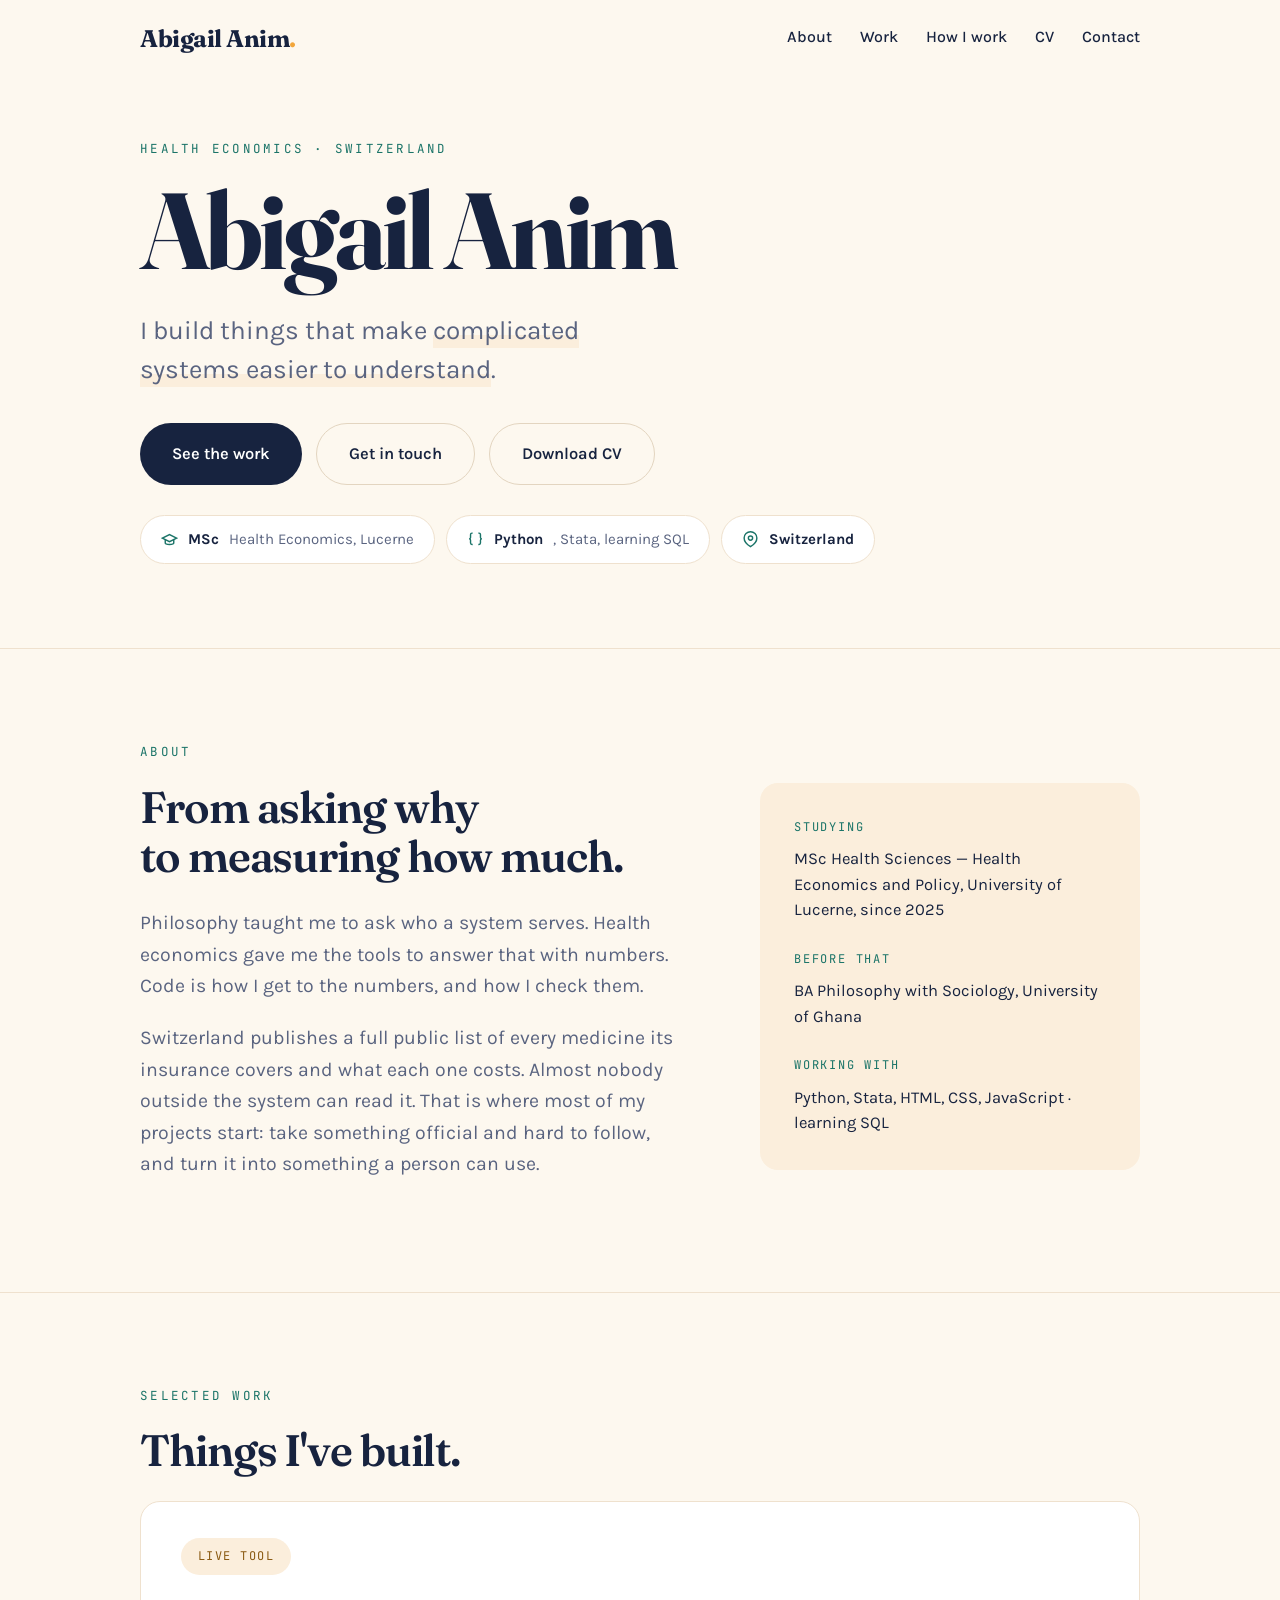
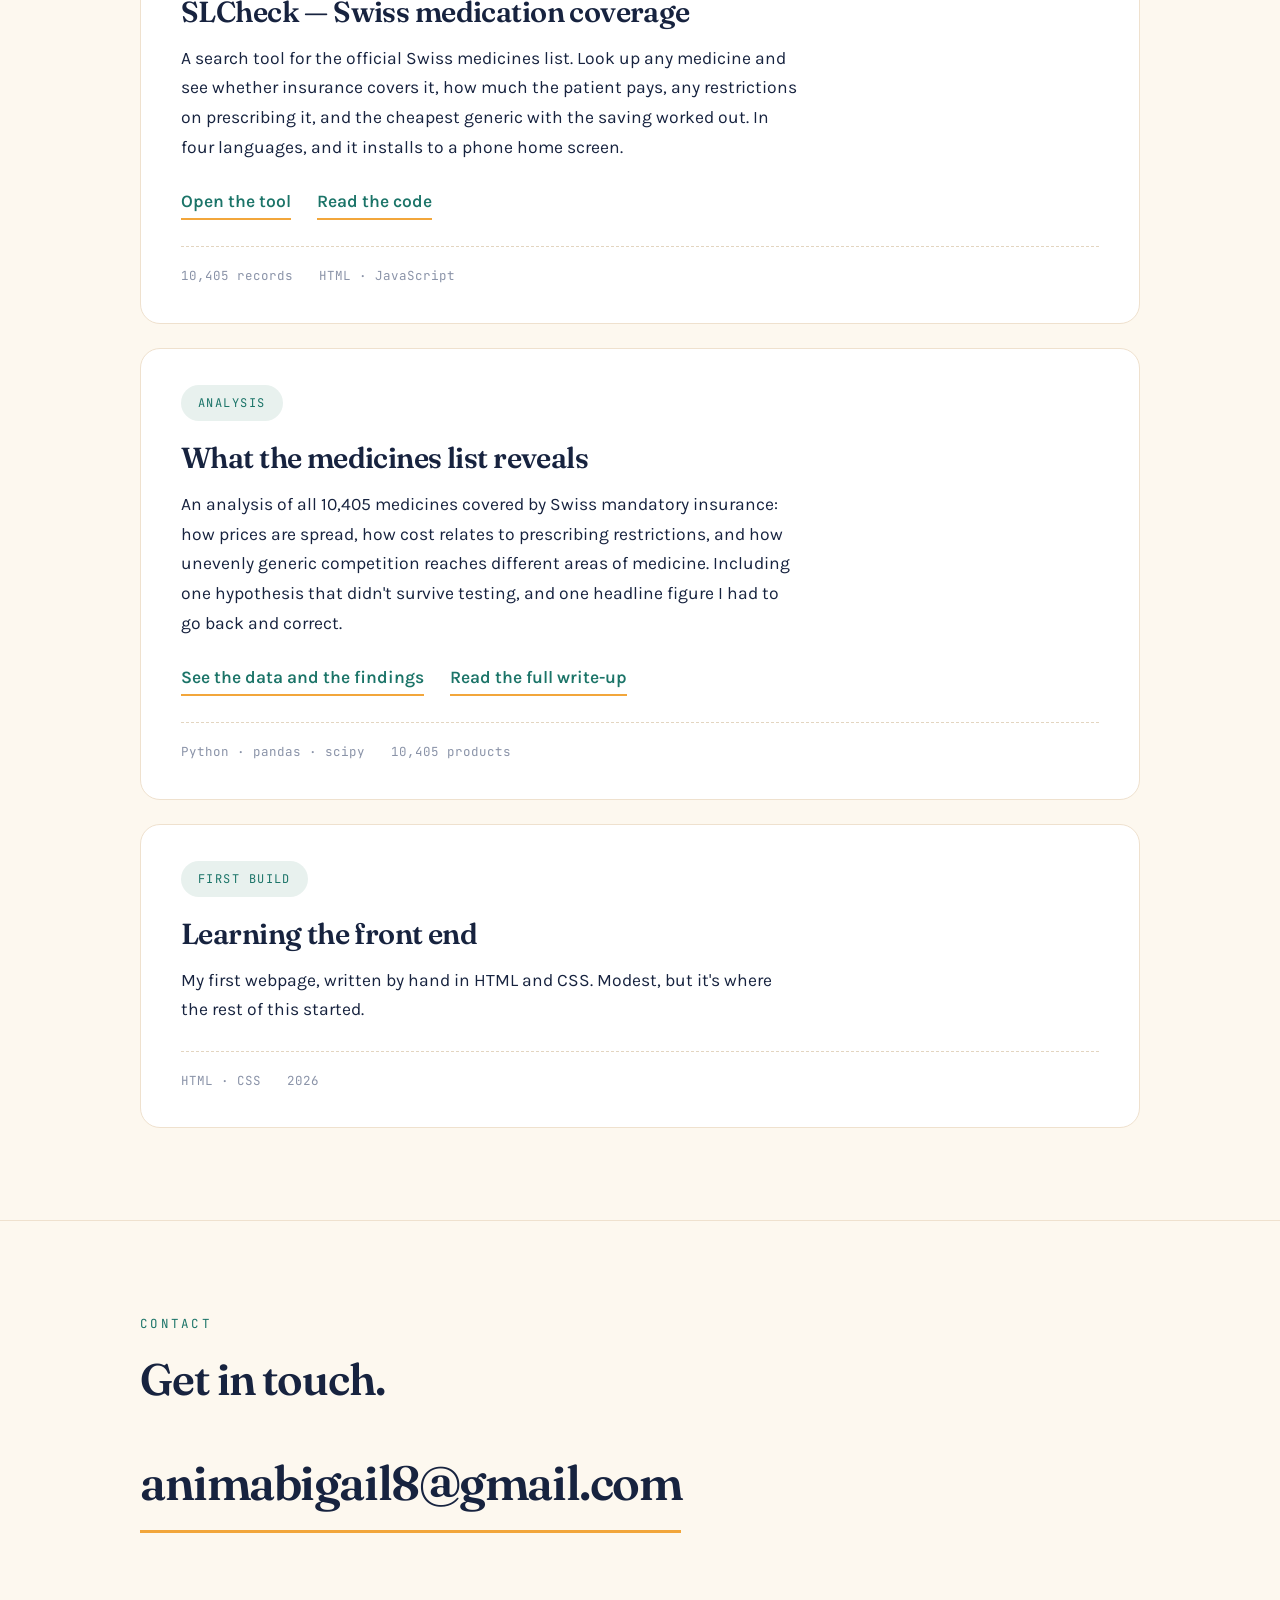
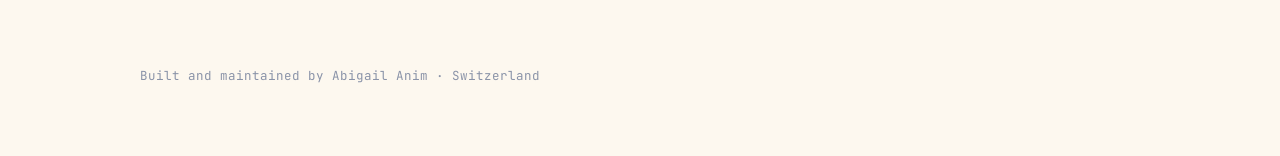
<file: index.html>
<!doctype html>
<html lang="en">
<head>
<meta charset="utf-8">
<meta name="viewport" content="width=device-width, initial-scale=1">
<title>Abigail Anim — Health economics and data, Switzerland</title>
<meta name="description" content="MSc student in Health Economics and Policy at the University of Lucerne. I take official health data apart and turn it into something people can use.">
<link rel="preconnect" href="https://fonts.googleapis.com">
<link rel="preconnect" href="https://fonts.gstatic.com" crossorigin>
<link href="https://fonts.googleapis.com/css2?family=Fraunces:opsz,wght@9..144,400;9..144,600;9..144,700&family=Karla:wght@400;500;600;700&family=JetBrains+Mono:wght@400;500&display=swap" rel="stylesheet">
<style>
:root{
  --ink:#17233F;--ink-2:#5A6480;--ink-3:#8A93A8;
  --paper:#FDF8EF;--paper-2:#FBEEDC;--line:#EFE1CE;--line-2:#E3D5C0;
  --marigold:#F2A63B;--teal:#1B7468;--white:#fff;
}
*{box-sizing:border-box}
html{scroll-behavior:smooth}
body{margin:0;background:var(--paper);color:var(--ink);
  font-family:'Karla',system-ui,sans-serif;font-size:17.5px;line-height:1.7;-webkit-font-smoothing:antialiased}
.wrap{max-width:1080px;margin:0 auto;padding:0 40px}

header{position:sticky;top:0;z-index:50;background:rgba(253,248,239,.93);backdrop-filter:blur(10px)}
.bar{display:flex;align-items:center;justify-content:space-between;gap:24px;height:78px}
.mark{font-family:'Fraunces',serif;font-weight:700;font-size:24px;letter-spacing:-.02em;color:var(--ink);text-decoration:none}
.mark span{color:var(--marigold)}
nav{display:flex;gap:28px;flex-wrap:wrap}
nav a{color:var(--ink);text-decoration:none;font-size:16px;font-weight:500;padding-bottom:3px;border-bottom:1.5px solid transparent}
nav a:hover,nav a:focus-visible{border-bottom-color:var(--marigold)}

.eyebrow{font-family:'JetBrains Mono',monospace;font-size:12.5px;letter-spacing:.18em;
  text-transform:uppercase;color:var(--teal);margin:0 0 20px}
h1{font-family:'Fraunces',serif;font-weight:600;font-size:clamp(38px,5.6vw,62px);
  line-height:1.06;letter-spacing:-.032em;margin:0 0 26px}
h2{font-family:'Fraunces',serif;font-weight:600;font-size:clamp(30px,4.2vw,44px);
  line-height:1.12;letter-spacing:-.025em;margin:0 0 26px}
h3{font-family:'Fraunces',serif;font-weight:600;font-size:clamp(22px,2.7vw,29px);
  line-height:1.2;letter-spacing:-.02em;margin:0 0 14px}
p{margin:0 0 20px;max-width:62ch}
.lede{font-size:19.5px;line-height:1.62;color:var(--ink-2)}

section{padding:92px 0;border-top:1px solid var(--line)}

.hero{padding:60px 0 84px}
.bigname{font-family:'Fraunces',serif;font-weight:700;font-size:clamp(52px,9.4vw,108px);
  line-height:.96;letter-spacing:-.038em;margin:0 0 28px}
.tagline{font-size:clamp(20px,2.4vw,26px);line-height:1.5;color:var(--ink-2);max-width:34ch;margin:0}
.hl{background:linear-gradient(transparent 62%,var(--paper-2) 62%);padding-bottom:2px}
.intro{padding:64px 0 92px}
.introgrid{display:grid;grid-template-columns:1fr 380px;gap:72px;align-items:start}
.factcard{background:var(--paper-2);border-radius:18px;padding:34px}
.factcard .k{font-family:'JetBrains Mono',monospace;font-size:12px;letter-spacing:.15em;
  text-transform:uppercase;color:var(--teal);margin-bottom:9px}
.factcard .v{font-size:16.5px;line-height:1.55;margin-bottom:26px}
.factcard .v:last-child{margin-bottom:0}

.chips{display:flex;flex-wrap:wrap;gap:11px;margin-top:30px}
.chip{display:flex;align-items:center;gap:10px;background:var(--white);border:1px solid var(--line);
  border-radius:999px;padding:11px 20px;font-size:15px;color:var(--ink-2)}
.chip b{color:var(--ink);font-weight:700}
.chip svg{flex:none;color:var(--teal)}
.btns{display:flex;gap:14px;flex-wrap:wrap;margin-top:34px}
.btn{display:inline-flex;align-items:center;background:var(--ink);color:#fff;text-decoration:none;
  font-weight:600;font-size:16.5px;padding:16px 32px;border-radius:999px}
.btn:hover{background:#0E1930}
.btn.ghost{background:transparent;color:var(--ink);border:1px solid var(--line-2)}
.btn.ghost:hover{background:var(--white)}

.card{background:var(--white);border:1px solid var(--line);border-radius:20px;padding:36px 40px;margin-top:24px}
.tag{display:inline-block;font-family:'JetBrains Mono',monospace;font-size:12px;letter-spacing:.12em;
  text-transform:uppercase;padding:8px 17px;border-radius:999px;margin-bottom:20px}
.tag.teal{background:#E8F1EE;color:var(--teal)}
.tag.amber{background:var(--paper-2);color:#8A5A12}
.card p{margin-bottom:0}
.links{display:flex;gap:26px;flex-wrap:wrap;margin-top:24px}
.links a{color:var(--teal);font-weight:600;text-decoration:none;border-bottom:2px solid var(--marigold);padding-bottom:2px}
.links a:hover{background:var(--paper-2)}
.meta{margin-top:26px;padding-top:18px;border-top:1px dashed var(--line-2);
  font-family:'JetBrains Mono',monospace;font-size:12.5px;color:var(--ink-3);
  display:flex;gap:26px;flex-wrap:wrap}

.mail{display:inline-block;font-family:'Fraunces',serif;font-weight:600;
  font-size:clamp(26px,4.6vw,48px);letter-spacing:-.03em;color:var(--ink);text-decoration:none;
  border-bottom:3px solid var(--marigold);padding-bottom:6px;margin-top:12px}
.mail:hover{color:var(--teal)}

footer{padding:40px 0 70px;font-family:'JetBrains Mono',monospace;font-size:12.5px;color:var(--ink-3)}
:focus-visible{outline:2.5px solid var(--teal);outline-offset:3px;border-radius:4px}
@media (prefers-reduced-motion:reduce){html{scroll-behavior:auto}}

@media(max-width:900px){.introgrid{grid-template-columns:1fr;gap:40px}}
@media(max-width:700px){
  body{font-size:16.5px}
  .wrap{padding:0 22px}
  .bar{height:auto;padding:18px 0;flex-direction:column;align-items:flex-start;gap:14px}
  nav{gap:18px}
  section{padding:60px 0}
  .intro{padding:36px 0 60px}
  .card{padding:26px 24px}
  .factcard{padding:26px}
  .btn{padding:15px 26px;font-size:16px}
}
</style>
</head>
<body>

<header><div class="wrap bar">
  <a class="mark" href="#top">Abigail Anim<span>.</span></a>
  <nav>
    <a href="#about">About</a>
    <a href="#work">Work</a>
    <a href="method.html">How I work</a>
    <a href="cv.pdf">CV</a>
    <a href="#contact">Contact</a>
  </nav>
</div></header>

<main id="top">

<div class="hero"><div class="wrap">
  <p class="eyebrow">Health economics · Switzerland</p>
  <h1 class="bigname">Abigail Anim</h1>
  <p class="tagline">I build things that make <span class="hl">complicated systems easier to understand</span>.</p>

  <div class="btns">
    <a class="btn" href="#work">See the work</a>
    <a class="btn ghost" href="#contact">Get in touch</a>
    <a class="btn ghost" href="cv.pdf">Download CV</a>
  </div>

  <div class="chips">
    <span class="chip">
      <svg width="17" height="17" viewBox="0 0 24 24" fill="none" stroke="currentColor" stroke-width="2"><path d="M22 10L12 5 2 10l10 5 10-5z"/><path d="M6 12v5c0 1 3 2 6 2s6-1 6-2v-5"/></svg>
      <b>MSc</b> Health Economics, Lucerne
    </span>
    <span class="chip">
      <svg width="17" height="17" viewBox="0 0 24 24" fill="none" stroke="currentColor" stroke-width="2"><path d="M8 3H7a2 2 0 00-2 2v4a2 2 0 01-2 2 2 2 0 012 2v4a2 2 0 002 2h1M16 3h1a2 2 0 012 2v4a2 2 0 002 2 2 2 0 00-2 2v4a2 2 0 01-2 2h-1"/></svg>
      <b>Python</b>, Stata, learning SQL
    </span>
    <span class="chip">
      <svg width="17" height="17" viewBox="0 0 24 24" fill="none" stroke="currentColor" stroke-width="2"><path d="M21 10c0 7-9 12-9 12s-9-5-9-12a9 9 0 0118 0z"/><circle cx="12" cy="10" r="3"/></svg>
      <b>Switzerland</b>
    </span>
  </div>
</div></div>

<section id="about"><div class="wrap">
  <p class="eyebrow">About</p>
  <div class="introgrid">
    <div>
      <h2>From asking why<br>to measuring how much.</h2>
      <p class="lede">Philosophy taught me to ask who a system serves. Health economics gave me the tools to answer that with numbers. Code is how I get to the numbers, and how I check them.</p>
      <p class="lede">Switzerland publishes a full public list of every medicine its insurance covers and what each one costs. Almost nobody outside the system can read it. That is where most of my projects start: take something official and hard to follow, and turn it into something a person can use.</p>

    </div>

    <div class="factcard">
      <div class="k">Studying</div>
      <div class="v">MSc Health Sciences — Health Economics and Policy, University of Lucerne, since 2025</div>
      <div class="k">Before that</div>
      <div class="v">BA Philosophy with Sociology, University of Ghana</div>
      <div class="k">Working with</div>
      <div class="v">Python, Stata, HTML, CSS, JavaScript · learning SQL</div>
    </div>
  </div>
</div></section>

<section id="work"><div class="wrap">
  <p class="eyebrow">Selected work</p>
  <h2>Things I've built.</h2>

  <article class="card">
    <span class="tag amber">Live tool</span>
    <h3>SLCheck — Swiss medication coverage</h3>
    <p>A search tool for the official Swiss medicines list. Look up any medicine and see whether insurance covers it, how much the patient pays, any restrictions on prescribing it, and the cheapest generic with the saving worked out. In four languages, and it installs to a phone home screen.</p>
    <div class="links">
      <a href="https://abbie122.github.io/slcheck">Open the tool</a>
      <a href="https://github.com/abbie122/slcheck">Read the code</a>
    </div>
    <div class="meta"><span>10,405 records</span><span>HTML · JavaScript</span></div>
  </article>

  <article class="card">
    <span class="tag teal">Analysis</span>
    <h3>What the medicines list reveals</h3>
    <p>An analysis of all 10,405 medicines covered by Swiss mandatory insurance: how prices are spread, how cost relates to prescribing restrictions, and how unevenly generic competition reaches different areas of medicine. Including one hypothesis that didn't survive testing, and one headline figure I had to go back and correct.</p>
    <div class="links">
      <a href="method.html">See the data and the findings</a>
      <a href="analysis.html">Read the full write-up</a>
    </div>
    <div class="meta"><span>Python · pandas · scipy</span><span>10,405 products</span></div>
  </article>

  <article class="card">
    <span class="tag teal">First build</span>
    <h3>Learning the front end</h3>
    <p>My first webpage, written by hand in HTML and CSS. Modest, but it's where the rest of this started.</p>
    <div class="meta"><span>HTML · CSS</span><span>2026</span></div>
  </article>
</div></section>

<section id="contact"><div class="wrap">
  <p class="eyebrow">Contact</p>
  <h2>Get in touch.</h2>
  <a class="mail" href="mailto:animabigail8@gmail.com">animabigail8@gmail.com</a>
</div></section>

</main>

<footer><div class="wrap">Built and maintained by Abigail Anim · Switzerland</div></footer>

</body>
</html>
</file>
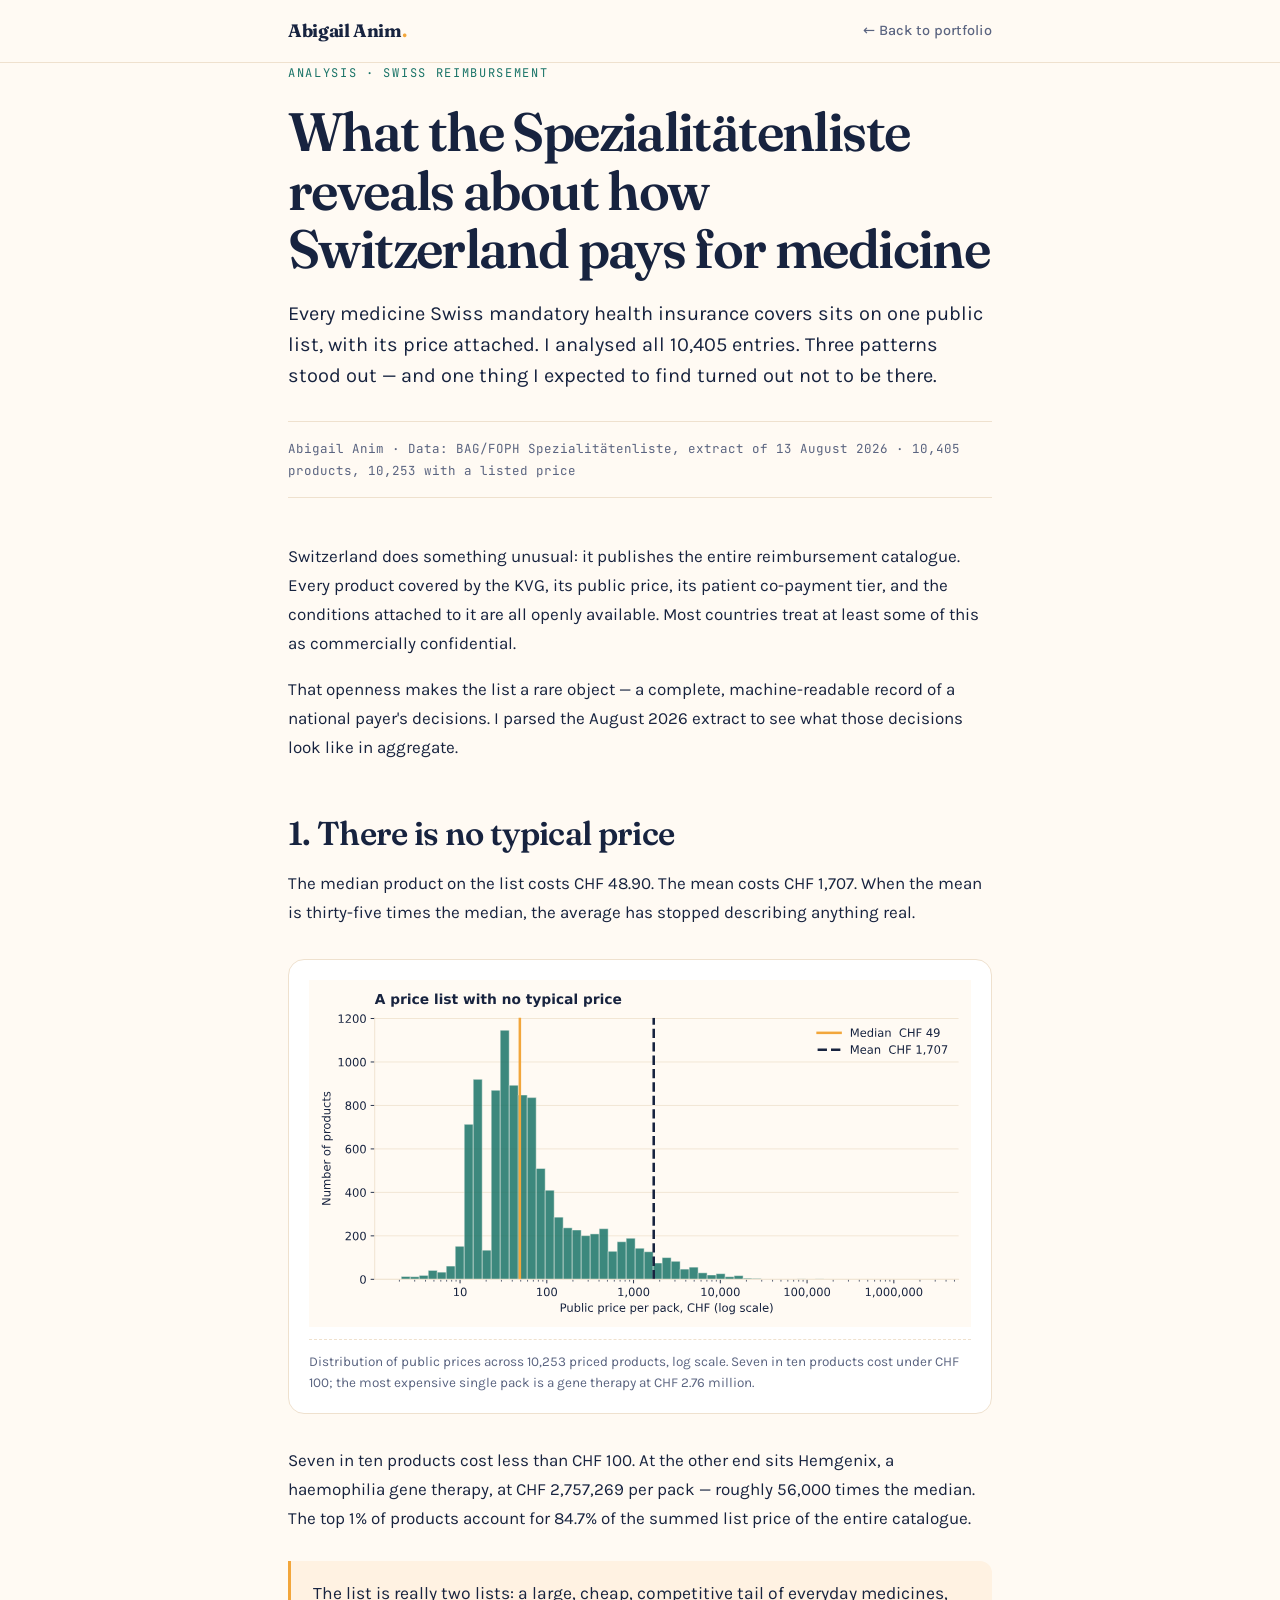
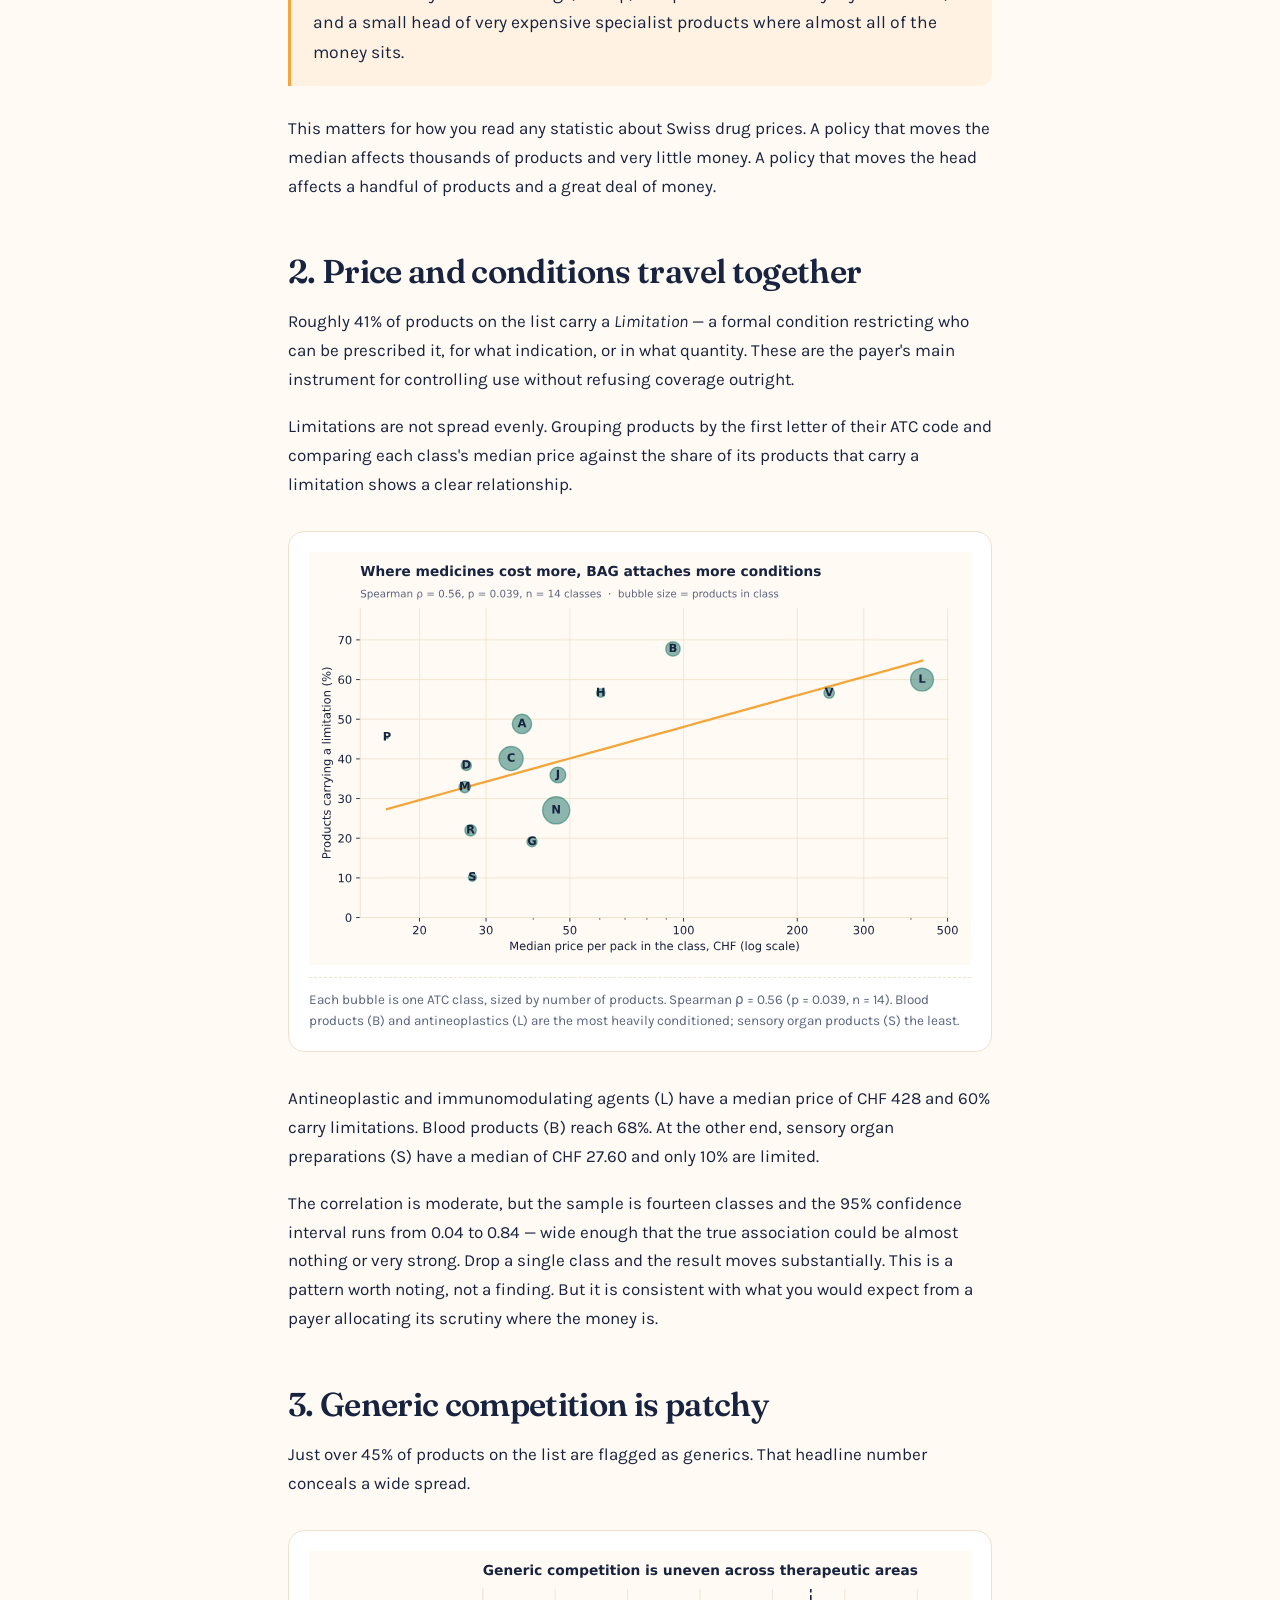
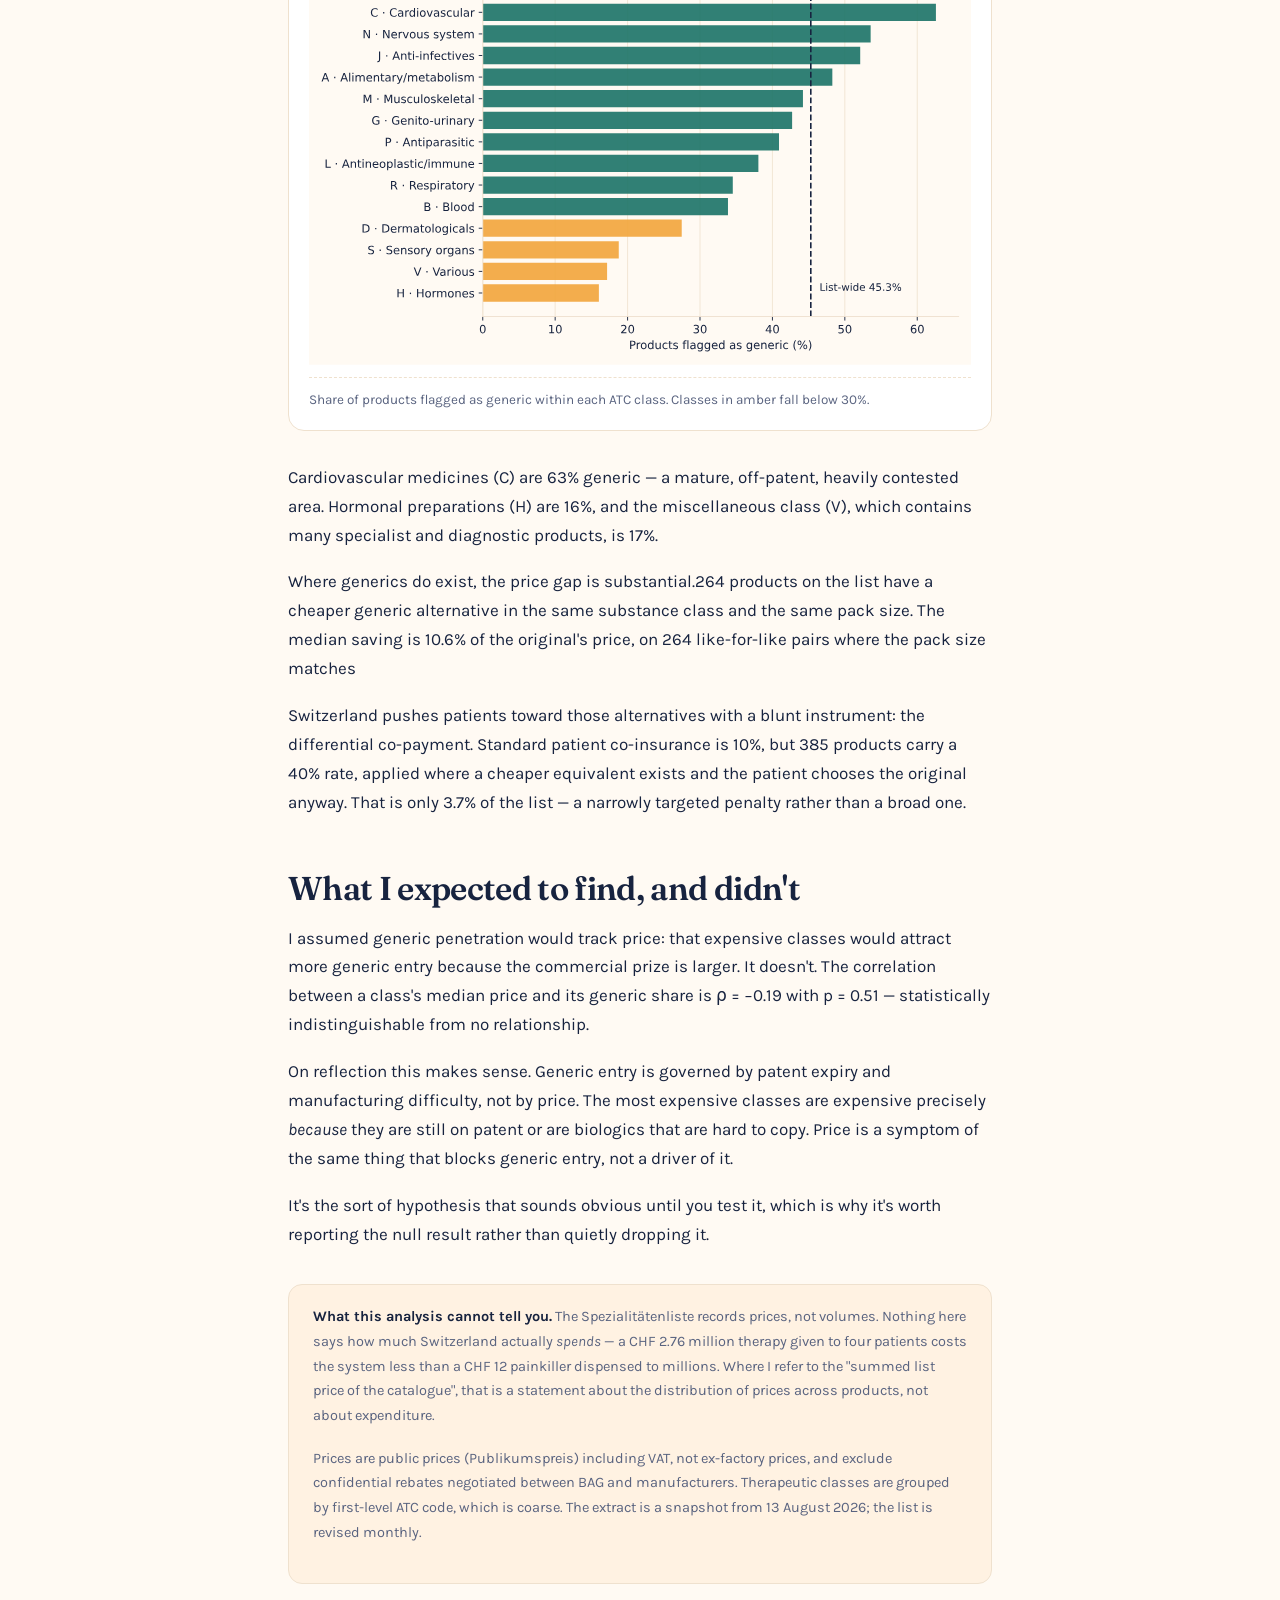
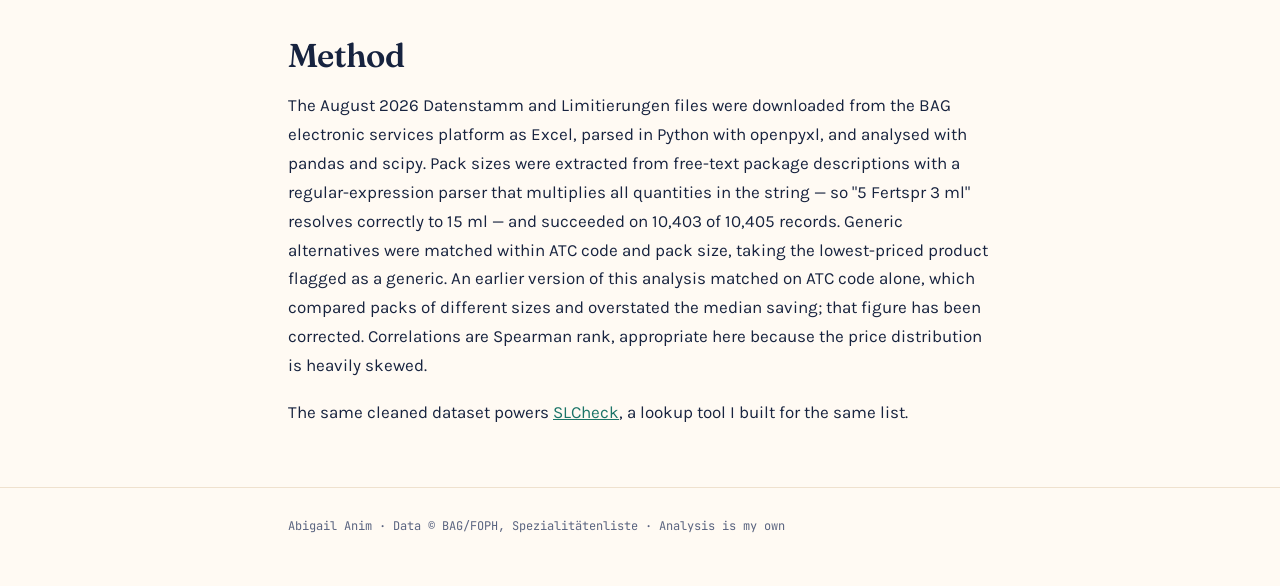
<file: analysis.html>
<!doctype html>
<html lang="en">
<head>
<meta charset="utf-8">
<meta name="viewport" content="width=device-width, initial-scale=1">
<title>What the Spezialitätenliste reveals — Abigail Anim</title>
<meta name="description" content="An analysis of all 10,405 medicines reimbursed by Swiss mandatory health insurance, August 2026.">
<link rel="preconnect" href="https://fonts.googleapis.com">
<link rel="preconnect" href="https://fonts.gstatic.com" crossorigin>
<link href="https://fonts.googleapis.com/css2?family=Fraunces:opsz,wght@9..144,400;9..144,600;9..144,700&family=Karla:wght@400;500;600&family=JetBrains+Mono:wght@400;500&display=swap" rel="stylesheet">
<style>
:root{--ink:#17233F;--ink-2:#5A6480;--paper:#FFFAF3;--paper-2:#FFF2E2;--line:#EFE1CE;--marigold:#F2A63B;--teal:#1B7468}
*{box-sizing:border-box}
body{margin:0;background:var(--paper);color:var(--ink);font-family:'Karla',system-ui,sans-serif;font-size:17px;line-height:1.7;-webkit-font-smoothing:antialiased}
.wrap{max-width:760px;margin:0 auto;padding:0 28px}
header{border-bottom:1px solid var(--line);position:sticky;top:0;background:rgba(255,250,243,.9);backdrop-filter:blur(10px);z-index:10}
.bar{display:flex;align-items:center;justify-content:space-between;height:62px;max-width:760px;margin:0 auto;padding:0 28px}
.mark{font-family:'Fraunces',serif;font-weight:700;font-size:18px;color:var(--ink);text-decoration:none;letter-spacing:-.02em}
.mark span{color:var(--marigold)}
.back{font-size:14.5px;color:var(--ink-2);text-decoration:none;font-weight:500}
.back:hover{color:var(--ink)}
.eyebrow{font-family:'JetBrains Mono',monospace;font-size:12px;letter-spacing:.14em;text-transform:uppercase;color:var(--teal);margin:0 0 20px}
h1{font-family:'Fraunces',serif;font-size:clamp(34px,5.6vw,54px);line-height:1.08;letter-spacing:-.03em;font-weight:600;margin:0 0 20px}
.standfirst{font-size:20px;line-height:1.55;color:var(--ink);margin:0 0 30px}
.byline{font-family:'JetBrains Mono',monospace;font-size:12.5px;color:var(--ink-2);padding:16px 0;border-top:1px solid var(--line);border-bottom:1px solid var(--line);margin-bottom:44px}
h2{font-family:'Fraunces',serif;font-weight:600;font-size:clamp(25px,3.6vw,33px);letter-spacing:-.02em;line-height:1.18;margin:52px 0 16px}
h3{font-family:'Fraunces',serif;font-weight:600;font-size:20px;margin:34px 0 10px}
p{margin:0 0 18px}
figure{margin:32px 0;padding:20px;background:#fff;border:1px solid var(--line);border-radius:16px}
figure svg{display:block;width:100%;height:auto}
figcaption{font-size:13.5px;color:var(--ink-2);margin-top:12px;line-height:1.5;padding-top:12px;border-top:1px dashed var(--line)}
.pull{background:var(--paper-2);border-left:3px solid var(--marigold);padding:18px 22px;border-radius:0 12px 12px 0;margin:28px 0;font-size:17.5px}
.pull p:last-child{margin:0}
table{width:100%;border-collapse:collapse;font-size:14.5px;margin:24px 0}
th{text-align:left;font-family:'JetBrains Mono',monospace;font-size:11px;letter-spacing:.08em;text-transform:uppercase;color:var(--teal);border-bottom:1.5px solid var(--line);padding:8px 10px 8px 0;font-weight:500}
td{padding:8px 10px 8px 0;border-bottom:1px solid var(--line)}
td.num{font-family:'JetBrains Mono',monospace;text-align:right;padding-right:0}
th.num{text-align:right;padding-right:0}
.caveat{font-size:14.5px;color:var(--ink-2);background:var(--paper-2);border:1px solid var(--line);border-radius:14px;padding:20px 24px;margin:36px 0}
.caveat strong{color:var(--ink)}
a{color:var(--teal)}
footer{border-top:1px solid var(--line);margin-top:60px;padding:28px 0 50px;font-family:'JetBrains Mono',monospace;font-size:12px;color:var(--ink-2)}
@media(max-width:560px){.wrap,.bar{padding:0 20px}body{font-size:16px}figure{padding:14px}}
</style>
</head>
<body>
<header><div class="bar"><a class="mark" href="index.html">Abigail Anim<span>.</span></a><a class="back" href="index.html">← Back to portfolio</a></div></header>
<main class="wrap">
<p class="eyebrow">Analysis · Swiss reimbursement</p>
<h1>What the Spezialitätenliste reveals about how Switzerland pays for medicine</h1>
<p class="standfirst">Every medicine Swiss mandatory health insurance covers sits on one public list, with its price attached. I analysed all 10,405 entries. Three patterns stood out — and one thing I expected to find turned out not to be there.</p>
<div class="byline">Abigail Anim · Data: BAG/FOPH Spezialitätenliste, extract of 13 August 2026 · 10,405 products, 10,253 with a listed price</div>

<p>Switzerland does something unusual: it publishes the entire reimbursement catalogue. Every product covered by the KVG, its public price, its patient co-payment tier, and the conditions attached to it are all openly available. Most countries treat at least some of this as commercially confidential.</p>
<p>That openness makes the list a rare object — a complete, machine-readable record of a national payer's decisions. I parsed the August 2026 extract to see what those decisions look like in aggregate.</p>

<h2>1. There is no typical price</h2>
<p>The median product on the list costs CHF 48.90. The mean costs CHF 1,707. When the mean is thirty-five times the median, the average has stopped describing anything real.</p>

<figure><svg preserveAspectRatio="xMidYMid meet" xmlns:xlink="http://www.w3.org/1999/xlink" width="100%" viewBox="0 0 576 302.4" xmlns="http://www.w3.org/2000/svg" version="1.1">
 <metadata>
  <rdf:RDF xmlns:dc="http://purl.org/dc/elements/1.1/" xmlns:cc="http://creativecommons.org/ns#" xmlns:rdf="http://www.w3.org/1999/02/22-rdf-syntax-ns#">
   <cc:Work>
    <dc:type rdf:resource="http://purl.org/dc/dcmitype/StillImage"/>
    <dc:date>2026-08-24T17:28:46.777660</dc:date>
    <dc:format>image/svg+xml</dc:format>
    <dc:creator>
     <cc:Agent>
      <dc:title>Matplotlib v3.10.8, https://matplotlib.org/</dc:title>
     </cc:Agent>
    </dc:creator>
   </cc:Work>
  </rdf:RDF>
 </metadata>
 <defs>
  <style type="text/css">*{stroke-linejoin: round; stroke-linecap: butt}</style>
 </defs>
 <g id="figure_1">
  <g id="patch_1">
   <path d="M 0 302.4 
L 576 302.4 
L 576 0 
L 0 0 
z
" style="fill: #fffaf3"/>
  </g>
  <g id="axes_1">
   <g id="patch_2">
    <path d="M 57.17 260.44 
L 565.2 260.44 
L 565.2 32.88 
L 57.17 32.88 
z
" style="fill: #fffaf3"/>
   </g>
   <g id="matplotlib.axis_1">
    <g id="xtick_1">
     <g id="line2d_1">
      <defs>
       <path id="m11c3b1827e" d="M 0 0 
L 0 3.5 
" style="stroke: #17233f; stroke-width: 0.8"/>
      </defs>
      <g>
       <use xlink:href="#m11c3b1827e" x="131.425503" y="260.44" style="fill: #17233f; stroke: #17233f; stroke-width: 0.8"/>
      </g>
     </g>
     <g id="text_1">
      <!-- 10 -->
      <g style="fill: #17233f" transform="translate(125.063003 275.038438) scale(0.1 -0.1)">
       <defs>
        <path id="DejaVuSans-31" d="M 794 531 
L 1825 531 
L 1825 4091 
L 703 3866 
L 703 4441 
L 1819 4666 
L 2450 4666 
L 2450 531 
L 3481 531 
L 3481 0 
L 794 0 
L 794 531 
z
" transform="scale(0.015625)"/>
        <path id="DejaVuSans-30" d="M 2034 4250 
Q 1547 4250 1301 3770 
Q 1056 3291 1056 2328 
Q 1056 1369 1301 889 
Q 1547 409 2034 409 
Q 2525 409 2770 889 
Q 3016 1369 3016 2328 
Q 3016 3291 2770 3770 
Q 2525 4250 2034 4250 
z
M 2034 4750 
Q 2819 4750 3233 4129 
Q 3647 3509 3647 2328 
Q 3647 1150 3233 529 
Q 2819 -91 2034 -91 
Q 1250 -91 836 529 
Q 422 1150 422 2328 
Q 422 3509 836 4129 
Q 1250 4750 2034 4750 
z
" transform="scale(0.015625)"/>
       </defs>
       <use xlink:href="#DejaVuSans-31"/>
       <use xlink:href="#DejaVuSans-30" transform="translate(63.623047 0)"/>
      </g>
     </g>
    </g>
    <g id="xtick_2">
     <g id="line2d_2">
      <g>
       <use xlink:href="#m11c3b1827e" x="206.91191" y="260.44" style="fill: #17233f; stroke: #17233f; stroke-width: 0.8"/>
      </g>
     </g>
     <g id="text_2">
      <!-- 100 -->
      <g style="fill: #17233f" transform="translate(197.36816 275.038438) scale(0.1 -0.1)">
       <use xlink:href="#DejaVuSans-31"/>
       <use xlink:href="#DejaVuSans-30" transform="translate(63.623047 0)"/>
       <use xlink:href="#DejaVuSans-30" transform="translate(127.246094 0)"/>
      </g>
     </g>
    </g>
    <g id="xtick_3">
     <g id="line2d_3">
      <g>
       <use xlink:href="#m11c3b1827e" x="282.398317" y="260.44" style="fill: #17233f; stroke: #17233f; stroke-width: 0.8"/>
      </g>
     </g>
     <g id="text_3">
      <!-- 1,000 -->
      <g style="fill: #17233f" transform="translate(268.084254 275.038438) scale(0.1 -0.1)">
       <defs>
        <path id="DejaVuSans-2c" d="M 750 794 
L 1409 794 
L 1409 256 
L 897 -744 
L 494 -744 
L 750 256 
L 750 794 
z
" transform="scale(0.015625)"/>
       </defs>
       <use xlink:href="#DejaVuSans-31"/>
       <use xlink:href="#DejaVuSans-2c" transform="translate(63.623047 0)"/>
       <use xlink:href="#DejaVuSans-30" transform="translate(95.410156 0)"/>
       <use xlink:href="#DejaVuSans-30" transform="translate(159.033203 0)"/>
       <use xlink:href="#DejaVuSans-30" transform="translate(222.65625 0)"/>
      </g>
     </g>
    </g>
    <g id="xtick_4">
     <g id="line2d_4">
      <g>
       <use xlink:href="#m11c3b1827e" x="357.884724" y="260.44" style="fill: #17233f; stroke: #17233f; stroke-width: 0.8"/>
      </g>
     </g>
     <g id="text_4">
      <!-- 10,000 -->
      <g style="fill: #17233f" transform="translate(340.389411 275.038438) scale(0.1 -0.1)">
       <use xlink:href="#DejaVuSans-31"/>
       <use xlink:href="#DejaVuSans-30" transform="translate(63.623047 0)"/>
       <use xlink:href="#DejaVuSans-2c" transform="translate(127.246094 0)"/>
       <use xlink:href="#DejaVuSans-30" transform="translate(159.033203 0)"/>
       <use xlink:href="#DejaVuSans-30" transform="translate(222.65625 0)"/>
       <use xlink:href="#DejaVuSans-30" transform="translate(286.279297 0)"/>
      </g>
     </g>
    </g>
    <g id="xtick_5">
     <g id="line2d_5">
      <g>
       <use xlink:href="#m11c3b1827e" x="433.371131" y="260.44" style="fill: #17233f; stroke: #17233f; stroke-width: 0.8"/>
      </g>
     </g>
     <g id="text_5">
      <!-- 100,000 -->
      <g style="fill: #17233f" transform="translate(412.694568 275.038438) scale(0.1 -0.1)">
       <use xlink:href="#DejaVuSans-31"/>
       <use xlink:href="#DejaVuSans-30" transform="translate(63.623047 0)"/>
       <use xlink:href="#DejaVuSans-30" transform="translate(127.246094 0)"/>
       <use xlink:href="#DejaVuSans-2c" transform="translate(190.869141 0)"/>
       <use xlink:href="#DejaVuSans-30" transform="translate(222.65625 0)"/>
       <use xlink:href="#DejaVuSans-30" transform="translate(286.279297 0)"/>
       <use xlink:href="#DejaVuSans-30" transform="translate(349.902344 0)"/>
      </g>
     </g>
    </g>
    <g id="xtick_6">
     <g id="line2d_6">
      <g>
       <use xlink:href="#m11c3b1827e" x="508.857537" y="260.44" style="fill: #17233f; stroke: #17233f; stroke-width: 0.8"/>
      </g>
     </g>
     <g id="text_6">
      <!-- 1,000,000 -->
      <g style="fill: #17233f" transform="translate(483.410662 275.038438) scale(0.1 -0.1)">
       <use xlink:href="#DejaVuSans-31"/>
       <use xlink:href="#DejaVuSans-2c" transform="translate(63.623047 0)"/>
       <use xlink:href="#DejaVuSans-30" transform="translate(95.410156 0)"/>
       <use xlink:href="#DejaVuSans-30" transform="translate(159.033203 0)"/>
       <use xlink:href="#DejaVuSans-30" transform="translate(222.65625 0)"/>
       <use xlink:href="#DejaVuSans-2c" transform="translate(286.279297 0)"/>
       <use xlink:href="#DejaVuSans-30" transform="translate(318.066406 0)"/>
       <use xlink:href="#DejaVuSans-30" transform="translate(381.689453 0)"/>
       <use xlink:href="#DejaVuSans-30" transform="translate(445.3125 0)"/>
      </g>
     </g>
    </g>
    <g id="xtick_7">
     <g id="line2d_7">
      <defs>
       <path id="mddeb234a5d" d="M 0 0 
L 0 2 
" style="stroke: #17233f; stroke-width: 0.6"/>
      </defs>
      <g>
       <use xlink:href="#mddeb234a5d" x="78.662769" y="260.44" style="fill: #17233f; stroke: #17233f; stroke-width: 0.6"/>
      </g>
     </g>
    </g>
    <g id="xtick_8">
     <g id="line2d_8">
      <g>
       <use xlink:href="#mddeb234a5d" x="91.955265" y="260.44" style="fill: #17233f; stroke: #17233f; stroke-width: 0.6"/>
      </g>
     </g>
    </g>
    <g id="xtick_9">
     <g id="line2d_9">
      <g>
       <use xlink:href="#mddeb234a5d" x="101.386441" y="260.44" style="fill: #17233f; stroke: #17233f; stroke-width: 0.6"/>
      </g>
     </g>
    </g>
    <g id="xtick_10">
     <g id="line2d_10">
      <g>
       <use xlink:href="#mddeb234a5d" x="108.70183" y="260.44" style="fill: #17233f; stroke: #17233f; stroke-width: 0.6"/>
      </g>
     </g>
    </g>
    <g id="xtick_11">
     <g id="line2d_11">
      <g>
       <use xlink:href="#mddeb234a5d" x="114.678938" y="260.44" style="fill: #17233f; stroke: #17233f; stroke-width: 0.6"/>
      </g>
     </g>
    </g>
    <g id="xtick_12">
     <g id="line2d_12">
      <g>
       <use xlink:href="#mddeb234a5d" x="119.73251" y="260.44" style="fill: #17233f; stroke: #17233f; stroke-width: 0.6"/>
      </g>
     </g>
    </g>
    <g id="xtick_13">
     <g id="line2d_13">
      <g>
       <use xlink:href="#mddeb234a5d" x="124.110114" y="260.44" style="fill: #17233f; stroke: #17233f; stroke-width: 0.6"/>
      </g>
     </g>
    </g>
    <g id="xtick_14">
     <g id="line2d_14">
      <g>
       <use xlink:href="#mddeb234a5d" x="127.971434" y="260.44" style="fill: #17233f; stroke: #17233f; stroke-width: 0.6"/>
      </g>
     </g>
    </g>
    <g id="xtick_15">
     <g id="line2d_15">
      <g>
       <use xlink:href="#mddeb234a5d" x="154.149176" y="260.44" style="fill: #17233f; stroke: #17233f; stroke-width: 0.6"/>
      </g>
     </g>
    </g>
    <g id="xtick_16">
     <g id="line2d_16">
      <g>
       <use xlink:href="#mddeb234a5d" x="167.441672" y="260.44" style="fill: #17233f; stroke: #17233f; stroke-width: 0.6"/>
      </g>
     </g>
    </g>
    <g id="xtick_17">
     <g id="line2d_17">
      <g>
       <use xlink:href="#mddeb234a5d" x="176.872848" y="260.44" style="fill: #17233f; stroke: #17233f; stroke-width: 0.6"/>
      </g>
     </g>
    </g>
    <g id="xtick_18">
     <g id="line2d_18">
      <g>
       <use xlink:href="#mddeb234a5d" x="184.188237" y="260.44" style="fill: #17233f; stroke: #17233f; stroke-width: 0.6"/>
      </g>
     </g>
    </g>
    <g id="xtick_19">
     <g id="line2d_19">
      <g>
       <use xlink:href="#mddeb234a5d" x="190.165345" y="260.44" style="fill: #17233f; stroke: #17233f; stroke-width: 0.6"/>
      </g>
     </g>
    </g>
    <g id="xtick_20">
     <g id="line2d_20">
      <g>
       <use xlink:href="#mddeb234a5d" x="195.218917" y="260.44" style="fill: #17233f; stroke: #17233f; stroke-width: 0.6"/>
      </g>
     </g>
    </g>
    <g id="xtick_21">
     <g id="line2d_21">
      <g>
       <use xlink:href="#mddeb234a5d" x="199.596521" y="260.44" style="fill: #17233f; stroke: #17233f; stroke-width: 0.6"/>
      </g>
     </g>
    </g>
    <g id="xtick_22">
     <g id="line2d_22">
      <g>
       <use xlink:href="#mddeb234a5d" x="203.457841" y="260.44" style="fill: #17233f; stroke: #17233f; stroke-width: 0.6"/>
      </g>
     </g>
    </g>
    <g id="xtick_23">
     <g id="line2d_23">
      <g>
       <use xlink:href="#mddeb234a5d" x="229.635583" y="260.44" style="fill: #17233f; stroke: #17233f; stroke-width: 0.6"/>
      </g>
     </g>
    </g>
    <g id="xtick_24">
     <g id="line2d_24">
      <g>
       <use xlink:href="#mddeb234a5d" x="242.928079" y="260.44" style="fill: #17233f; stroke: #17233f; stroke-width: 0.6"/>
      </g>
     </g>
    </g>
    <g id="xtick_25">
     <g id="line2d_25">
      <g>
       <use xlink:href="#mddeb234a5d" x="252.359255" y="260.44" style="fill: #17233f; stroke: #17233f; stroke-width: 0.6"/>
      </g>
     </g>
    </g>
    <g id="xtick_26">
     <g id="line2d_26">
      <g>
       <use xlink:href="#mddeb234a5d" x="259.674644" y="260.44" style="fill: #17233f; stroke: #17233f; stroke-width: 0.6"/>
      </g>
     </g>
    </g>
    <g id="xtick_27">
     <g id="line2d_27">
      <g>
       <use xlink:href="#mddeb234a5d" x="265.651752" y="260.44" style="fill: #17233f; stroke: #17233f; stroke-width: 0.6"/>
      </g>
     </g>
    </g>
    <g id="xtick_28">
     <g id="line2d_28">
      <g>
       <use xlink:href="#mddeb234a5d" x="270.705324" y="260.44" style="fill: #17233f; stroke: #17233f; stroke-width: 0.6"/>
      </g>
     </g>
    </g>
    <g id="xtick_29">
     <g id="line2d_29">
      <g>
       <use xlink:href="#mddeb234a5d" x="275.082928" y="260.44" style="fill: #17233f; stroke: #17233f; stroke-width: 0.6"/>
      </g>
     </g>
    </g>
    <g id="xtick_30">
     <g id="line2d_30">
      <g>
       <use xlink:href="#mddeb234a5d" x="278.944248" y="260.44" style="fill: #17233f; stroke: #17233f; stroke-width: 0.6"/>
      </g>
     </g>
    </g>
    <g id="xtick_31">
     <g id="line2d_31">
      <g>
       <use xlink:href="#mddeb234a5d" x="305.121989" y="260.44" style="fill: #17233f; stroke: #17233f; stroke-width: 0.6"/>
      </g>
     </g>
    </g>
    <g id="xtick_32">
     <g id="line2d_32">
      <g>
       <use xlink:href="#mddeb234a5d" x="318.414486" y="260.44" style="fill: #17233f; stroke: #17233f; stroke-width: 0.6"/>
      </g>
     </g>
    </g>
    <g id="xtick_33">
     <g id="line2d_33">
      <g>
       <use xlink:href="#mddeb234a5d" x="327.845662" y="260.44" style="fill: #17233f; stroke: #17233f; stroke-width: 0.6"/>
      </g>
     </g>
    </g>
    <g id="xtick_34">
     <g id="line2d_34">
      <g>
       <use xlink:href="#mddeb234a5d" x="335.161051" y="260.44" style="fill: #17233f; stroke: #17233f; stroke-width: 0.6"/>
      </g>
     </g>
    </g>
    <g id="xtick_35">
     <g id="line2d_35">
      <g>
       <use xlink:href="#mddeb234a5d" x="341.138159" y="260.44" style="fill: #17233f; stroke: #17233f; stroke-width: 0.6"/>
      </g>
     </g>
    </g>
    <g id="xtick_36">
     <g id="line2d_36">
      <g>
       <use xlink:href="#mddeb234a5d" x="346.191731" y="260.44" style="fill: #17233f; stroke: #17233f; stroke-width: 0.6"/>
      </g>
     </g>
    </g>
    <g id="xtick_37">
     <g id="line2d_37">
      <g>
       <use xlink:href="#mddeb234a5d" x="350.569335" y="260.44" style="fill: #17233f; stroke: #17233f; stroke-width: 0.6"/>
      </g>
     </g>
    </g>
    <g id="xtick_38">
     <g id="line2d_38">
      <g>
       <use xlink:href="#mddeb234a5d" x="354.430655" y="260.44" style="fill: #17233f; stroke: #17233f; stroke-width: 0.6"/>
      </g>
     </g>
    </g>
    <g id="xtick_39">
     <g id="line2d_39">
      <g>
       <use xlink:href="#mddeb234a5d" x="380.608396" y="260.44" style="fill: #17233f; stroke: #17233f; stroke-width: 0.6"/>
      </g>
     </g>
    </g>
    <g id="xtick_40">
     <g id="line2d_40">
      <g>
       <use xlink:href="#mddeb234a5d" x="393.900893" y="260.44" style="fill: #17233f; stroke: #17233f; stroke-width: 0.6"/>
      </g>
     </g>
    </g>
    <g id="xtick_41">
     <g id="line2d_41">
      <g>
       <use xlink:href="#mddeb234a5d" x="403.332069" y="260.44" style="fill: #17233f; stroke: #17233f; stroke-width: 0.6"/>
      </g>
     </g>
    </g>
    <g id="xtick_42">
     <g id="line2d_42">
      <g>
       <use xlink:href="#mddeb234a5d" x="410.647458" y="260.44" style="fill: #17233f; stroke: #17233f; stroke-width: 0.6"/>
      </g>
     </g>
    </g>
    <g id="xtick_43">
     <g id="line2d_43">
      <g>
       <use xlink:href="#mddeb234a5d" x="416.624566" y="260.44" style="fill: #17233f; stroke: #17233f; stroke-width: 0.6"/>
      </g>
     </g>
    </g>
    <g id="xtick_44">
     <g id="line2d_44">
      <g>
       <use xlink:href="#mddeb234a5d" x="421.678138" y="260.44" style="fill: #17233f; stroke: #17233f; stroke-width: 0.6"/>
      </g>
     </g>
    </g>
    <g id="xtick_45">
     <g id="line2d_45">
      <g>
       <use xlink:href="#mddeb234a5d" x="426.055742" y="260.44" style="fill: #17233f; stroke: #17233f; stroke-width: 0.6"/>
      </g>
     </g>
    </g>
    <g id="xtick_46">
     <g id="line2d_46">
      <g>
       <use xlink:href="#mddeb234a5d" x="429.917062" y="260.44" style="fill: #17233f; stroke: #17233f; stroke-width: 0.6"/>
      </g>
     </g>
    </g>
    <g id="xtick_47">
     <g id="line2d_47">
      <g>
       <use xlink:href="#mddeb234a5d" x="456.094803" y="260.44" style="fill: #17233f; stroke: #17233f; stroke-width: 0.6"/>
      </g>
     </g>
    </g>
    <g id="xtick_48">
     <g id="line2d_48">
      <g>
       <use xlink:href="#mddeb234a5d" x="469.3873" y="260.44" style="fill: #17233f; stroke: #17233f; stroke-width: 0.6"/>
      </g>
     </g>
    </g>
    <g id="xtick_49">
     <g id="line2d_49">
      <g>
       <use xlink:href="#mddeb234a5d" x="478.818476" y="260.44" style="fill: #17233f; stroke: #17233f; stroke-width: 0.6"/>
      </g>
     </g>
    </g>
    <g id="xtick_50">
     <g id="line2d_50">
      <g>
       <use xlink:href="#mddeb234a5d" x="486.133865" y="260.44" style="fill: #17233f; stroke: #17233f; stroke-width: 0.6"/>
      </g>
     </g>
    </g>
    <g id="xtick_51">
     <g id="line2d_51">
      <g>
       <use xlink:href="#mddeb234a5d" x="492.110972" y="260.44" style="fill: #17233f; stroke: #17233f; stroke-width: 0.6"/>
      </g>
     </g>
    </g>
    <g id="xtick_52">
     <g id="line2d_52">
      <g>
       <use xlink:href="#mddeb234a5d" x="497.164545" y="260.44" style="fill: #17233f; stroke: #17233f; stroke-width: 0.6"/>
      </g>
     </g>
    </g>
    <g id="xtick_53">
     <g id="line2d_53">
      <g>
       <use xlink:href="#mddeb234a5d" x="501.542149" y="260.44" style="fill: #17233f; stroke: #17233f; stroke-width: 0.6"/>
      </g>
     </g>
    </g>
    <g id="xtick_54">
     <g id="line2d_54">
      <g>
       <use xlink:href="#mddeb234a5d" x="505.403469" y="260.44" style="fill: #17233f; stroke: #17233f; stroke-width: 0.6"/>
      </g>
     </g>
    </g>
    <g id="xtick_55">
     <g id="line2d_55">
      <g>
       <use xlink:href="#mddeb234a5d" x="531.58121" y="260.44" style="fill: #17233f; stroke: #17233f; stroke-width: 0.6"/>
      </g>
     </g>
    </g>
    <g id="xtick_56">
     <g id="line2d_56">
      <g>
       <use xlink:href="#mddeb234a5d" x="544.873707" y="260.44" style="fill: #17233f; stroke: #17233f; stroke-width: 0.6"/>
      </g>
     </g>
    </g>
    <g id="xtick_57">
     <g id="line2d_57">
      <g>
       <use xlink:href="#mddeb234a5d" x="554.304883" y="260.44" style="fill: #17233f; stroke: #17233f; stroke-width: 0.6"/>
      </g>
     </g>
    </g>
    <g id="xtick_58">
     <g id="line2d_58">
      <g>
       <use xlink:href="#mddeb234a5d" x="561.620272" y="260.44" style="fill: #17233f; stroke: #17233f; stroke-width: 0.6"/>
      </g>
     </g>
    </g>
    <g id="text_7">
     <!-- Public price per pack, CHF (log scale) -->
     <g style="fill: #17233f" transform="translate(218.095156 288.716563) scale(0.1 -0.1)">
      <defs>
       <path id="DejaVuSans-50" d="M 1259 4147 
L 1259 2394 
L 2053 2394 
Q 2494 2394 2734 2622 
Q 2975 2850 2975 3272 
Q 2975 3691 2734 3919 
Q 2494 4147 2053 4147 
L 1259 4147 
z
M 628 4666 
L 2053 4666 
Q 2838 4666 3239 4311 
Q 3641 3956 3641 3272 
Q 3641 2581 3239 2228 
Q 2838 1875 2053 1875 
L 1259 1875 
L 1259 0 
L 628 0 
L 628 4666 
z
" transform="scale(0.015625)"/>
       <path id="DejaVuSans-75" d="M 544 1381 
L 544 3500 
L 1119 3500 
L 1119 1403 
Q 1119 906 1312 657 
Q 1506 409 1894 409 
Q 2359 409 2629 706 
Q 2900 1003 2900 1516 
L 2900 3500 
L 3475 3500 
L 3475 0 
L 2900 0 
L 2900 538 
Q 2691 219 2414 64 
Q 2138 -91 1772 -91 
Q 1169 -91 856 284 
Q 544 659 544 1381 
z
M 1991 3584 
L 1991 3584 
z
" transform="scale(0.015625)"/>
       <path id="DejaVuSans-62" d="M 3116 1747 
Q 3116 2381 2855 2742 
Q 2594 3103 2138 3103 
Q 1681 3103 1420 2742 
Q 1159 2381 1159 1747 
Q 1159 1113 1420 752 
Q 1681 391 2138 391 
Q 2594 391 2855 752 
Q 3116 1113 3116 1747 
z
M 1159 2969 
Q 1341 3281 1617 3432 
Q 1894 3584 2278 3584 
Q 2916 3584 3314 3078 
Q 3713 2572 3713 1747 
Q 3713 922 3314 415 
Q 2916 -91 2278 -91 
Q 1894 -91 1617 61 
Q 1341 213 1159 525 
L 1159 0 
L 581 0 
L 581 4863 
L 1159 4863 
L 1159 2969 
z
" transform="scale(0.015625)"/>
       <path id="DejaVuSans-6c" d="M 603 4863 
L 1178 4863 
L 1178 0 
L 603 0 
L 603 4863 
z
" transform="scale(0.015625)"/>
       <path id="DejaVuSans-69" d="M 603 3500 
L 1178 3500 
L 1178 0 
L 603 0 
L 603 3500 
z
M 603 4863 
L 1178 4863 
L 1178 4134 
L 603 4134 
L 603 4863 
z
" transform="scale(0.015625)"/>
       <path id="DejaVuSans-63" d="M 3122 3366 
L 3122 2828 
Q 2878 2963 2633 3030 
Q 2388 3097 2138 3097 
Q 1578 3097 1268 2742 
Q 959 2388 959 1747 
Q 959 1106 1268 751 
Q 1578 397 2138 397 
Q 2388 397 2633 464 
Q 2878 531 3122 666 
L 3122 134 
Q 2881 22 2623 -34 
Q 2366 -91 2075 -91 
Q 1284 -91 818 406 
Q 353 903 353 1747 
Q 353 2603 823 3093 
Q 1294 3584 2113 3584 
Q 2378 3584 2631 3529 
Q 2884 3475 3122 3366 
z
" transform="scale(0.015625)"/>
       <path id="DejaVuSans-20" transform="scale(0.015625)"/>
       <path id="DejaVuSans-70" d="M 1159 525 
L 1159 -1331 
L 581 -1331 
L 581 3500 
L 1159 3500 
L 1159 2969 
Q 1341 3281 1617 3432 
Q 1894 3584 2278 3584 
Q 2916 3584 3314 3078 
Q 3713 2572 3713 1747 
Q 3713 922 3314 415 
Q 2916 -91 2278 -91 
Q 1894 -91 1617 61 
Q 1341 213 1159 525 
z
M 3116 1747 
Q 3116 2381 2855 2742 
Q 2594 3103 2138 3103 
Q 1681 3103 1420 2742 
Q 1159 2381 1159 1747 
Q 1159 1113 1420 752 
Q 1681 391 2138 391 
Q 2594 391 2855 752 
Q 3116 1113 3116 1747 
z
" transform="scale(0.015625)"/>
       <path id="DejaVuSans-72" d="M 2631 2963 
Q 2534 3019 2420 3045 
Q 2306 3072 2169 3072 
Q 1681 3072 1420 2755 
Q 1159 2438 1159 1844 
L 1159 0 
L 581 0 
L 581 3500 
L 1159 3500 
L 1159 2956 
Q 1341 3275 1631 3429 
Q 1922 3584 2338 3584 
Q 2397 3584 2469 3576 
Q 2541 3569 2628 3553 
L 2631 2963 
z
" transform="scale(0.015625)"/>
       <path id="DejaVuSans-65" d="M 3597 1894 
L 3597 1613 
L 953 1613 
Q 991 1019 1311 708 
Q 1631 397 2203 397 
Q 2534 397 2845 478 
Q 3156 559 3463 722 
L 3463 178 
Q 3153 47 2828 -22 
Q 2503 -91 2169 -91 
Q 1331 -91 842 396 
Q 353 884 353 1716 
Q 353 2575 817 3079 
Q 1281 3584 2069 3584 
Q 2775 3584 3186 3129 
Q 3597 2675 3597 1894 
z
M 3022 2063 
Q 3016 2534 2758 2815 
Q 2500 3097 2075 3097 
Q 1594 3097 1305 2825 
Q 1016 2553 972 2059 
L 3022 2063 
z
" transform="scale(0.015625)"/>
       <path id="DejaVuSans-61" d="M 2194 1759 
Q 1497 1759 1228 1600 
Q 959 1441 959 1056 
Q 959 750 1161 570 
Q 1363 391 1709 391 
Q 2188 391 2477 730 
Q 2766 1069 2766 1631 
L 2766 1759 
L 2194 1759 
z
M 3341 1997 
L 3341 0 
L 2766 0 
L 2766 531 
Q 2569 213 2275 61 
Q 1981 -91 1556 -91 
Q 1019 -91 701 211 
Q 384 513 384 1019 
Q 384 1609 779 1909 
Q 1175 2209 1959 2209 
L 2766 2209 
L 2766 2266 
Q 2766 2663 2505 2880 
Q 2244 3097 1772 3097 
Q 1472 3097 1187 3025 
Q 903 2953 641 2809 
L 641 3341 
Q 956 3463 1253 3523 
Q 1550 3584 1831 3584 
Q 2591 3584 2966 3190 
Q 3341 2797 3341 1997 
z
" transform="scale(0.015625)"/>
       <path id="DejaVuSans-6b" d="M 581 4863 
L 1159 4863 
L 1159 1991 
L 2875 3500 
L 3609 3500 
L 1753 1863 
L 3688 0 
L 2938 0 
L 1159 1709 
L 1159 0 
L 581 0 
L 581 4863 
z
" transform="scale(0.015625)"/>
       <path id="DejaVuSans-43" d="M 4122 4306 
L 4122 3641 
Q 3803 3938 3442 4084 
Q 3081 4231 2675 4231 
Q 1875 4231 1450 3742 
Q 1025 3253 1025 2328 
Q 1025 1406 1450 917 
Q 1875 428 2675 428 
Q 3081 428 3442 575 
Q 3803 722 4122 1019 
L 4122 359 
Q 3791 134 3420 21 
Q 3050 -91 2638 -91 
Q 1578 -91 968 557 
Q 359 1206 359 2328 
Q 359 3453 968 4101 
Q 1578 4750 2638 4750 
Q 3056 4750 3426 4639 
Q 3797 4528 4122 4306 
z
" transform="scale(0.015625)"/>
       <path id="DejaVuSans-48" d="M 628 4666 
L 1259 4666 
L 1259 2753 
L 3553 2753 
L 3553 4666 
L 4184 4666 
L 4184 0 
L 3553 0 
L 3553 2222 
L 1259 2222 
L 1259 0 
L 628 0 
L 628 4666 
z
" transform="scale(0.015625)"/>
       <path id="DejaVuSans-46" d="M 628 4666 
L 3309 4666 
L 3309 4134 
L 1259 4134 
L 1259 2759 
L 3109 2759 
L 3109 2228 
L 1259 2228 
L 1259 0 
L 628 0 
L 628 4666 
z
" transform="scale(0.015625)"/>
       <path id="DejaVuSans-28" d="M 1984 4856 
Q 1566 4138 1362 3434 
Q 1159 2731 1159 2009 
Q 1159 1288 1364 580 
Q 1569 -128 1984 -844 
L 1484 -844 
Q 1016 -109 783 600 
Q 550 1309 550 2009 
Q 550 2706 781 3412 
Q 1013 4119 1484 4856 
L 1984 4856 
z
" transform="scale(0.015625)"/>
       <path id="DejaVuSans-6f" d="M 1959 3097 
Q 1497 3097 1228 2736 
Q 959 2375 959 1747 
Q 959 1119 1226 758 
Q 1494 397 1959 397 
Q 2419 397 2687 759 
Q 2956 1122 2956 1747 
Q 2956 2369 2687 2733 
Q 2419 3097 1959 3097 
z
M 1959 3584 
Q 2709 3584 3137 3096 
Q 3566 2609 3566 1747 
Q 3566 888 3137 398 
Q 2709 -91 1959 -91 
Q 1206 -91 779 398 
Q 353 888 353 1747 
Q 353 2609 779 3096 
Q 1206 3584 1959 3584 
z
" transform="scale(0.015625)"/>
       <path id="DejaVuSans-67" d="M 2906 1791 
Q 2906 2416 2648 2759 
Q 2391 3103 1925 3103 
Q 1463 3103 1205 2759 
Q 947 2416 947 1791 
Q 947 1169 1205 825 
Q 1463 481 1925 481 
Q 2391 481 2648 825 
Q 2906 1169 2906 1791 
z
M 3481 434 
Q 3481 -459 3084 -895 
Q 2688 -1331 1869 -1331 
Q 1566 -1331 1297 -1286 
Q 1028 -1241 775 -1147 
L 775 -588 
Q 1028 -725 1275 -790 
Q 1522 -856 1778 -856 
Q 2344 -856 2625 -561 
Q 2906 -266 2906 331 
L 2906 616 
Q 2728 306 2450 153 
Q 2172 0 1784 0 
Q 1141 0 747 490 
Q 353 981 353 1791 
Q 353 2603 747 3093 
Q 1141 3584 1784 3584 
Q 2172 3584 2450 3431 
Q 2728 3278 2906 2969 
L 2906 3500 
L 3481 3500 
L 3481 434 
z
" transform="scale(0.015625)"/>
       <path id="DejaVuSans-73" d="M 2834 3397 
L 2834 2853 
Q 2591 2978 2328 3040 
Q 2066 3103 1784 3103 
Q 1356 3103 1142 2972 
Q 928 2841 928 2578 
Q 928 2378 1081 2264 
Q 1234 2150 1697 2047 
L 1894 2003 
Q 2506 1872 2764 1633 
Q 3022 1394 3022 966 
Q 3022 478 2636 193 
Q 2250 -91 1575 -91 
Q 1294 -91 989 -36 
Q 684 19 347 128 
L 347 722 
Q 666 556 975 473 
Q 1284 391 1588 391 
Q 1994 391 2212 530 
Q 2431 669 2431 922 
Q 2431 1156 2273 1281 
Q 2116 1406 1581 1522 
L 1381 1569 
Q 847 1681 609 1914 
Q 372 2147 372 2553 
Q 372 3047 722 3315 
Q 1072 3584 1716 3584 
Q 2034 3584 2315 3537 
Q 2597 3491 2834 3397 
z
" transform="scale(0.015625)"/>
       <path id="DejaVuSans-29" d="M 513 4856 
L 1013 4856 
Q 1481 4119 1714 3412 
Q 1947 2706 1947 2009 
Q 1947 1309 1714 600 
Q 1481 -109 1013 -844 
L 513 -844 
Q 928 -128 1133 580 
Q 1338 1288 1338 2009 
Q 1338 2731 1133 3434 
Q 928 4138 513 4856 
z
" transform="scale(0.015625)"/>
      </defs>
      <use xlink:href="#DejaVuSans-50"/>
      <use xlink:href="#DejaVuSans-75" transform="translate(58.552734 0)"/>
      <use xlink:href="#DejaVuSans-62" transform="translate(121.931641 0)"/>
      <use xlink:href="#DejaVuSans-6c" transform="translate(185.408203 0)"/>
      <use xlink:href="#DejaVuSans-69" transform="translate(213.191406 0)"/>
      <use xlink:href="#DejaVuSans-63" transform="translate(240.974609 0)"/>
      <use xlink:href="#DejaVuSans-20" transform="translate(295.955078 0)"/>
      <use xlink:href="#DejaVuSans-70" transform="translate(327.742188 0)"/>
      <use xlink:href="#DejaVuSans-72" transform="translate(391.21875 0)"/>
      <use xlink:href="#DejaVuSans-69" transform="translate(432.332031 0)"/>
      <use xlink:href="#DejaVuSans-63" transform="translate(460.115234 0)"/>
      <use xlink:href="#DejaVuSans-65" transform="translate(515.095703 0)"/>
      <use xlink:href="#DejaVuSans-20" transform="translate(576.619141 0)"/>
      <use xlink:href="#DejaVuSans-70" transform="translate(608.40625 0)"/>
      <use xlink:href="#DejaVuSans-65" transform="translate(671.882812 0)"/>
      <use xlink:href="#DejaVuSans-72" transform="translate(733.40625 0)"/>
      <use xlink:href="#DejaVuSans-20" transform="translate(774.519531 0)"/>
      <use xlink:href="#DejaVuSans-70" transform="translate(806.306641 0)"/>
      <use xlink:href="#DejaVuSans-61" transform="translate(869.783203 0)"/>
      <use xlink:href="#DejaVuSans-63" transform="translate(931.0625 0)"/>
      <use xlink:href="#DejaVuSans-6b" transform="translate(986.042969 0)"/>
      <use xlink:href="#DejaVuSans-2c" transform="translate(1043.953125 0)"/>
      <use xlink:href="#DejaVuSans-20" transform="translate(1075.740234 0)"/>
      <use xlink:href="#DejaVuSans-43" transform="translate(1107.527344 0)"/>
      <use xlink:href="#DejaVuSans-48" transform="translate(1177.351562 0)"/>
      <use xlink:href="#DejaVuSans-46" transform="translate(1252.546875 0)"/>
      <use xlink:href="#DejaVuSans-20" transform="translate(1310.066406 0)"/>
      <use xlink:href="#DejaVuSans-28" transform="translate(1341.853516 0)"/>
      <use xlink:href="#DejaVuSans-6c" transform="translate(1380.867188 0)"/>
      <use xlink:href="#DejaVuSans-6f" transform="translate(1408.650391 0)"/>
      <use xlink:href="#DejaVuSans-67" transform="translate(1469.832031 0)"/>
      <use xlink:href="#DejaVuSans-20" transform="translate(1533.308594 0)"/>
      <use xlink:href="#DejaVuSans-73" transform="translate(1565.095703 0)"/>
      <use xlink:href="#DejaVuSans-63" transform="translate(1617.195312 0)"/>
      <use xlink:href="#DejaVuSans-61" transform="translate(1672.175781 0)"/>
      <use xlink:href="#DejaVuSans-6c" transform="translate(1733.455078 0)"/>
      <use xlink:href="#DejaVuSans-65" transform="translate(1761.238281 0)"/>
      <use xlink:href="#DejaVuSans-29" transform="translate(1822.761719 0)"/>
     </g>
    </g>
   </g>
   <g id="matplotlib.axis_2">
    <g id="ytick_1">
     <g id="line2d_59">
      <path d="M 57.17 260.44 
L 565.2 260.44 
" clip-path="url(#p5790d0cd69)" style="fill: none; stroke: #efe1ce; stroke-width: 0.7; stroke-linecap: square"/>
     </g>
     <g id="line2d_60">
      <defs>
       <path id="m0038a6c3d8" d="M 0 0 
L -3.5 0 
" style="stroke: #17233f; stroke-width: 0.8"/>
      </defs>
      <g>
       <use xlink:href="#m0038a6c3d8" x="57.17" y="260.44" style="fill: #17233f; stroke: #17233f; stroke-width: 0.8"/>
      </g>
     </g>
     <g id="text_8">
      <!-- 0 -->
      <g style="fill: #17233f" transform="translate(43.8075 264.239219) scale(0.1 -0.1)">
       <use xlink:href="#DejaVuSans-30"/>
      </g>
     </g>
    </g>
    <g id="ytick_2">
     <g id="line2d_61">
      <path d="M 57.17 222.617346 
L 565.2 222.617346 
" clip-path="url(#p5790d0cd69)" style="fill: none; stroke: #efe1ce; stroke-width: 0.7; stroke-linecap: square"/>
     </g>
     <g id="line2d_62">
      <g>
       <use xlink:href="#m0038a6c3d8" x="57.17" y="222.617346" style="fill: #17233f; stroke: #17233f; stroke-width: 0.8"/>
      </g>
     </g>
     <g id="text_9">
      <!-- 200 -->
      <g style="fill: #17233f" transform="translate(31.0825 226.416564) scale(0.1 -0.1)">
       <defs>
        <path id="DejaVuSans-32" d="M 1228 531 
L 3431 531 
L 3431 0 
L 469 0 
L 469 531 
Q 828 903 1448 1529 
Q 2069 2156 2228 2338 
Q 2531 2678 2651 2914 
Q 2772 3150 2772 3378 
Q 2772 3750 2511 3984 
Q 2250 4219 1831 4219 
Q 1534 4219 1204 4116 
Q 875 4013 500 3803 
L 500 4441 
Q 881 4594 1212 4672 
Q 1544 4750 1819 4750 
Q 2544 4750 2975 4387 
Q 3406 4025 3406 3419 
Q 3406 3131 3298 2873 
Q 3191 2616 2906 2266 
Q 2828 2175 2409 1742 
Q 1991 1309 1228 531 
z
" transform="scale(0.015625)"/>
       </defs>
       <use xlink:href="#DejaVuSans-32"/>
       <use xlink:href="#DejaVuSans-30" transform="translate(63.623047 0)"/>
       <use xlink:href="#DejaVuSans-30" transform="translate(127.246094 0)"/>
      </g>
     </g>
    </g>
    <g id="ytick_3">
     <g id="line2d_63">
      <path d="M 57.17 184.794691 
L 565.2 184.794691 
" clip-path="url(#p5790d0cd69)" style="fill: none; stroke: #efe1ce; stroke-width: 0.7; stroke-linecap: square"/>
     </g>
     <g id="line2d_64">
      <g>
       <use xlink:href="#m0038a6c3d8" x="57.17" y="184.794691" style="fill: #17233f; stroke: #17233f; stroke-width: 0.8"/>
      </g>
     </g>
     <g id="text_10">
      <!-- 400 -->
      <g style="fill: #17233f" transform="translate(31.0825 188.59391) scale(0.1 -0.1)">
       <defs>
        <path id="DejaVuSans-34" d="M 2419 4116 
L 825 1625 
L 2419 1625 
L 2419 4116 
z
M 2253 4666 
L 3047 4666 
L 3047 1625 
L 3713 1625 
L 3713 1100 
L 3047 1100 
L 3047 0 
L 2419 0 
L 2419 1100 
L 313 1100 
L 313 1709 
L 2253 4666 
z
" transform="scale(0.015625)"/>
       </defs>
       <use xlink:href="#DejaVuSans-34"/>
       <use xlink:href="#DejaVuSans-30" transform="translate(63.623047 0)"/>
       <use xlink:href="#DejaVuSans-30" transform="translate(127.246094 0)"/>
      </g>
     </g>
    </g>
    <g id="ytick_4">
     <g id="line2d_65">
      <path d="M 57.17 146.972037 
L 565.2 146.972037 
" clip-path="url(#p5790d0cd69)" style="fill: none; stroke: #efe1ce; stroke-width: 0.7; stroke-linecap: square"/>
     </g>
     <g id="line2d_66">
      <g>
       <use xlink:href="#m0038a6c3d8" x="57.17" y="146.972037" style="fill: #17233f; stroke: #17233f; stroke-width: 0.8"/>
      </g>
     </g>
     <g id="text_11">
      <!-- 600 -->
      <g style="fill: #17233f" transform="translate(31.0825 150.771256) scale(0.1 -0.1)">
       <defs>
        <path id="DejaVuSans-36" d="M 2113 2584 
Q 1688 2584 1439 2293 
Q 1191 2003 1191 1497 
Q 1191 994 1439 701 
Q 1688 409 2113 409 
Q 2538 409 2786 701 
Q 3034 994 3034 1497 
Q 3034 2003 2786 2293 
Q 2538 2584 2113 2584 
z
M 3366 4563 
L 3366 3988 
Q 3128 4100 2886 4159 
Q 2644 4219 2406 4219 
Q 1781 4219 1451 3797 
Q 1122 3375 1075 2522 
Q 1259 2794 1537 2939 
Q 1816 3084 2150 3084 
Q 2853 3084 3261 2657 
Q 3669 2231 3669 1497 
Q 3669 778 3244 343 
Q 2819 -91 2113 -91 
Q 1303 -91 875 529 
Q 447 1150 447 2328 
Q 447 3434 972 4092 
Q 1497 4750 2381 4750 
Q 2619 4750 2861 4703 
Q 3103 4656 3366 4563 
z
" transform="scale(0.015625)"/>
       </defs>
       <use xlink:href="#DejaVuSans-36"/>
       <use xlink:href="#DejaVuSans-30" transform="translate(63.623047 0)"/>
       <use xlink:href="#DejaVuSans-30" transform="translate(127.246094 0)"/>
      </g>
     </g>
    </g>
    <g id="ytick_5">
     <g id="line2d_67">
      <path d="M 57.17 109.149383 
L 565.2 109.149383 
" clip-path="url(#p5790d0cd69)" style="fill: none; stroke: #efe1ce; stroke-width: 0.7; stroke-linecap: square"/>
     </g>
     <g id="line2d_68">
      <g>
       <use xlink:href="#m0038a6c3d8" x="57.17" y="109.149383" style="fill: #17233f; stroke: #17233f; stroke-width: 0.8"/>
      </g>
     </g>
     <g id="text_12">
      <!-- 800 -->
      <g style="fill: #17233f" transform="translate(31.0825 112.948601) scale(0.1 -0.1)">
       <defs>
        <path id="DejaVuSans-38" d="M 2034 2216 
Q 1584 2216 1326 1975 
Q 1069 1734 1069 1313 
Q 1069 891 1326 650 
Q 1584 409 2034 409 
Q 2484 409 2743 651 
Q 3003 894 3003 1313 
Q 3003 1734 2745 1975 
Q 2488 2216 2034 2216 
z
M 1403 2484 
Q 997 2584 770 2862 
Q 544 3141 544 3541 
Q 544 4100 942 4425 
Q 1341 4750 2034 4750 
Q 2731 4750 3128 4425 
Q 3525 4100 3525 3541 
Q 3525 3141 3298 2862 
Q 3072 2584 2669 2484 
Q 3125 2378 3379 2068 
Q 3634 1759 3634 1313 
Q 3634 634 3220 271 
Q 2806 -91 2034 -91 
Q 1263 -91 848 271 
Q 434 634 434 1313 
Q 434 1759 690 2068 
Q 947 2378 1403 2484 
z
M 1172 3481 
Q 1172 3119 1398 2916 
Q 1625 2713 2034 2713 
Q 2441 2713 2670 2916 
Q 2900 3119 2900 3481 
Q 2900 3844 2670 4047 
Q 2441 4250 2034 4250 
Q 1625 4250 1398 4047 
Q 1172 3844 1172 3481 
z
" transform="scale(0.015625)"/>
       </defs>
       <use xlink:href="#DejaVuSans-38"/>
       <use xlink:href="#DejaVuSans-30" transform="translate(63.623047 0)"/>
       <use xlink:href="#DejaVuSans-30" transform="translate(127.246094 0)"/>
      </g>
     </g>
    </g>
    <g id="ytick_6">
     <g id="line2d_69">
      <path d="M 57.17 71.326728 
L 565.2 71.326728 
" clip-path="url(#p5790d0cd69)" style="fill: none; stroke: #efe1ce; stroke-width: 0.7; stroke-linecap: square"/>
     </g>
     <g id="line2d_70">
      <g>
       <use xlink:href="#m0038a6c3d8" x="57.17" y="71.326728" style="fill: #17233f; stroke: #17233f; stroke-width: 0.8"/>
      </g>
     </g>
     <g id="text_13">
      <!-- 1000 -->
      <g style="fill: #17233f" transform="translate(24.72 75.125947) scale(0.1 -0.1)">
       <use xlink:href="#DejaVuSans-31"/>
       <use xlink:href="#DejaVuSans-30" transform="translate(63.623047 0)"/>
       <use xlink:href="#DejaVuSans-30" transform="translate(127.246094 0)"/>
       <use xlink:href="#DejaVuSans-30" transform="translate(190.869141 0)"/>
      </g>
     </g>
    </g>
    <g id="ytick_7">
     <g id="line2d_71">
      <path d="M 57.17 33.504074 
L 565.2 33.504074 
" clip-path="url(#p5790d0cd69)" style="fill: none; stroke: #efe1ce; stroke-width: 0.7; stroke-linecap: square"/>
     </g>
     <g id="line2d_72">
      <g>
       <use xlink:href="#m0038a6c3d8" x="57.17" y="33.504074" style="fill: #17233f; stroke: #17233f; stroke-width: 0.8"/>
      </g>
     </g>
     <g id="text_14">
      <!-- 1200 -->
      <g style="fill: #17233f" transform="translate(24.72 37.303293) scale(0.1 -0.1)">
       <use xlink:href="#DejaVuSans-31"/>
       <use xlink:href="#DejaVuSans-32" transform="translate(63.623047 0)"/>
       <use xlink:href="#DejaVuSans-30" transform="translate(127.246094 0)"/>
       <use xlink:href="#DejaVuSans-30" transform="translate(190.869141 0)"/>
      </g>
     </g>
    </g>
    <g id="text_15">
     <!-- Number of products -->
     <g style="fill: #17233f" transform="translate(18.640313 196.577188) rotate(-90) scale(0.1 -0.1)">
      <defs>
       <path id="DejaVuSans-4e" d="M 628 4666 
L 1478 4666 
L 3547 763 
L 3547 4666 
L 4159 4666 
L 4159 0 
L 3309 0 
L 1241 3903 
L 1241 0 
L 628 0 
L 628 4666 
z
" transform="scale(0.015625)"/>
       <path id="DejaVuSans-6d" d="M 3328 2828 
Q 3544 3216 3844 3400 
Q 4144 3584 4550 3584 
Q 5097 3584 5394 3201 
Q 5691 2819 5691 2113 
L 5691 0 
L 5113 0 
L 5113 2094 
Q 5113 2597 4934 2840 
Q 4756 3084 4391 3084 
Q 3944 3084 3684 2787 
Q 3425 2491 3425 1978 
L 3425 0 
L 2847 0 
L 2847 2094 
Q 2847 2600 2669 2842 
Q 2491 3084 2119 3084 
Q 1678 3084 1418 2786 
Q 1159 2488 1159 1978 
L 1159 0 
L 581 0 
L 581 3500 
L 1159 3500 
L 1159 2956 
Q 1356 3278 1631 3431 
Q 1906 3584 2284 3584 
Q 2666 3584 2933 3390 
Q 3200 3197 3328 2828 
z
" transform="scale(0.015625)"/>
       <path id="DejaVuSans-66" d="M 2375 4863 
L 2375 4384 
L 1825 4384 
Q 1516 4384 1395 4259 
Q 1275 4134 1275 3809 
L 1275 3500 
L 2222 3500 
L 2222 3053 
L 1275 3053 
L 1275 0 
L 697 0 
L 697 3053 
L 147 3053 
L 147 3500 
L 697 3500 
L 697 3744 
Q 697 4328 969 4595 
Q 1241 4863 1831 4863 
L 2375 4863 
z
" transform="scale(0.015625)"/>
       <path id="DejaVuSans-64" d="M 2906 2969 
L 2906 4863 
L 3481 4863 
L 3481 0 
L 2906 0 
L 2906 525 
Q 2725 213 2448 61 
Q 2172 -91 1784 -91 
Q 1150 -91 751 415 
Q 353 922 353 1747 
Q 353 2572 751 3078 
Q 1150 3584 1784 3584 
Q 2172 3584 2448 3432 
Q 2725 3281 2906 2969 
z
M 947 1747 
Q 947 1113 1208 752 
Q 1469 391 1925 391 
Q 2381 391 2643 752 
Q 2906 1113 2906 1747 
Q 2906 2381 2643 2742 
Q 2381 3103 1925 3103 
Q 1469 3103 1208 2742 
Q 947 2381 947 1747 
z
" transform="scale(0.015625)"/>
       <path id="DejaVuSans-74" d="M 1172 4494 
L 1172 3500 
L 2356 3500 
L 2356 3053 
L 1172 3053 
L 1172 1153 
Q 1172 725 1289 603 
Q 1406 481 1766 481 
L 2356 481 
L 2356 0 
L 1766 0 
Q 1100 0 847 248 
Q 594 497 594 1153 
L 594 3053 
L 172 3053 
L 172 3500 
L 594 3500 
L 594 4494 
L 1172 4494 
z
" transform="scale(0.015625)"/>
      </defs>
      <use xlink:href="#DejaVuSans-4e"/>
      <use xlink:href="#DejaVuSans-75" transform="translate(74.804688 0)"/>
      <use xlink:href="#DejaVuSans-6d" transform="translate(138.183594 0)"/>
      <use xlink:href="#DejaVuSans-62" transform="translate(235.595703 0)"/>
      <use xlink:href="#DejaVuSans-65" transform="translate(299.072266 0)"/>
      <use xlink:href="#DejaVuSans-72" transform="translate(360.595703 0)"/>
      <use xlink:href="#DejaVuSans-20" transform="translate(401.708984 0)"/>
      <use xlink:href="#DejaVuSans-6f" transform="translate(433.496094 0)"/>
      <use xlink:href="#DejaVuSans-66" transform="translate(494.677734 0)"/>
      <use xlink:href="#DejaVuSans-20" transform="translate(529.882812 0)"/>
      <use xlink:href="#DejaVuSans-70" transform="translate(561.669922 0)"/>
      <use xlink:href="#DejaVuSans-72" transform="translate(625.146484 0)"/>
      <use xlink:href="#DejaVuSans-6f" transform="translate(664.009766 0)"/>
      <use xlink:href="#DejaVuSans-64" transform="translate(725.191406 0)"/>
      <use xlink:href="#DejaVuSans-75" transform="translate(788.667969 0)"/>
      <use xlink:href="#DejaVuSans-63" transform="translate(852.046875 0)"/>
      <use xlink:href="#DejaVuSans-74" transform="translate(907.027344 0)"/>
      <use xlink:href="#DejaVuSans-73" transform="translate(946.236328 0)"/>
     </g>
    </g>
   </g>
   <g id="patch_3">
    <path d="M 80.262273 260.44 
L 88.090162 260.44 
L 88.090162 257.981527 
L 80.262273 257.981527 
z
" clip-path="url(#p5790d0cd69)" style="fill: #1b7468; opacity: 0.85; stroke: #fffaf3; stroke-width: 0.4; stroke-linejoin: miter"/>
   </g>
   <g id="patch_4">
    <path d="M 88.090162 260.44 
L 95.918051 260.44 
L 95.918051 258.170641 
L 88.090162 258.170641 
z
" clip-path="url(#p5790d0cd69)" style="fill: #1b7468; opacity: 0.85; stroke: #fffaf3; stroke-width: 0.4; stroke-linejoin: miter"/>
   </g>
   <g id="patch_5">
    <path d="M 95.918051 260.44 
L 103.74594 260.44 
L 103.74594 257.035961 
L 95.918051 257.035961 
z
" clip-path="url(#p5790d0cd69)" style="fill: #1b7468; opacity: 0.85; stroke: #fffaf3; stroke-width: 0.4; stroke-linejoin: miter"/>
   </g>
   <g id="patch_6">
    <path d="M 103.74594 260.44 
L 111.573829 260.44 
L 111.573829 252.686356 
L 103.74594 252.686356 
z
" clip-path="url(#p5790d0cd69)" style="fill: #1b7468; opacity: 0.85; stroke: #fffaf3; stroke-width: 0.4; stroke-linejoin: miter"/>
   </g>
   <g id="patch_7">
    <path d="M 111.573829 260.44 
L 119.401718 260.44 
L 119.401718 254.199262 
L 111.573829 254.199262 
z
" clip-path="url(#p5790d0cd69)" style="fill: #1b7468; opacity: 0.85; stroke: #fffaf3; stroke-width: 0.4; stroke-linejoin: miter"/>
   </g>
   <g id="patch_8">
    <path d="M 119.401718 260.44 
L 127.229607 260.44 
L 127.229607 248.90409 
L 119.401718 248.90409 
z
" clip-path="url(#p5790d0cd69)" style="fill: #1b7468; opacity: 0.85; stroke: #fffaf3; stroke-width: 0.4; stroke-linejoin: miter"/>
   </g>
   <g id="patch_9">
    <path d="M 127.229607 260.44 
L 135.057496 260.44 
L 135.057496 231.694783 
L 127.229607 231.694783 
z
" clip-path="url(#p5790d0cd69)" style="fill: #1b7468; opacity: 0.85; stroke: #fffaf3; stroke-width: 0.4; stroke-linejoin: miter"/>
   </g>
   <g id="patch_10">
    <path d="M 135.057496 260.44 
L 142.885385 260.44 
L 142.885385 125.602237 
L 135.057496 125.602237 
z
" clip-path="url(#p5790d0cd69)" style="fill: #1b7468; opacity: 0.85; stroke: #fffaf3; stroke-width: 0.4; stroke-linejoin: miter"/>
   </g>
   <g id="patch_11">
    <path d="M 142.885385 260.44 
L 150.713274 260.44 
L 150.713274 86.45579 
L 142.885385 86.45579 
z
" clip-path="url(#p5790d0cd69)" style="fill: #1b7468; opacity: 0.85; stroke: #fffaf3; stroke-width: 0.4; stroke-linejoin: miter"/>
   </g>
   <g id="patch_12">
    <path d="M 150.713274 260.44 
L 158.541163 260.44 
L 158.541163 235.098822 
L 150.713274 235.098822 
z
" clip-path="url(#p5790d0cd69)" style="fill: #1b7468; opacity: 0.85; stroke: #fffaf3; stroke-width: 0.4; stroke-linejoin: miter"/>
   </g>
   <g id="patch_13">
    <path d="M 158.541163 260.44 
L 166.369052 260.44 
L 166.369052 95.911454 
L 158.541163 95.911454 
z
" clip-path="url(#p5790d0cd69)" style="fill: #1b7468; opacity: 0.85; stroke: #fffaf3; stroke-width: 0.4; stroke-linejoin: miter"/>
   </g>
   <g id="patch_14">
    <path d="M 166.369052 260.44 
L 174.196941 260.44 
L 174.196941 43.71619 
L 166.369052 43.71619 
z
" clip-path="url(#p5790d0cd69)" style="fill: #1b7468; opacity: 0.85; stroke: #fffaf3; stroke-width: 0.4; stroke-linejoin: miter"/>
   </g>
   <g id="patch_15">
    <path d="M 174.196941 260.44 
L 182.024831 260.44 
L 182.024831 91.561848 
L 174.196941 91.561848 
z
" clip-path="url(#p5790d0cd69)" style="fill: #1b7468; opacity: 0.85; stroke: #fffaf3; stroke-width: 0.4; stroke-linejoin: miter"/>
   </g>
   <g id="patch_16">
    <path d="M 182.024831 260.44 
L 189.85272 260.44 
L 189.85272 100.071945 
L 182.024831 100.071945 
z
" clip-path="url(#p5790d0cd69)" style="fill: #1b7468; opacity: 0.85; stroke: #fffaf3; stroke-width: 0.4; stroke-linejoin: miter"/>
   </g>
   <g id="patch_17">
    <path d="M 189.85272 260.44 
L 197.680609 260.44 
L 197.680609 102.341305 
L 189.85272 102.341305 
z
" clip-path="url(#p5790d0cd69)" style="fill: #1b7468; opacity: 0.85; stroke: #fffaf3; stroke-width: 0.4; stroke-linejoin: miter"/>
   </g>
   <g id="patch_18">
    <path d="M 197.680609 260.44 
L 205.508498 260.44 
L 205.508498 163.992231 
L 197.680609 163.992231 
z
" clip-path="url(#p5790d0cd69)" style="fill: #1b7468; opacity: 0.85; stroke: #fffaf3; stroke-width: 0.4; stroke-linejoin: miter"/>
   </g>
   <g id="patch_19">
    <path d="M 205.508498 260.44 
L 213.336387 260.44 
L 213.336387 182.903559 
L 205.508498 182.903559 
z
" clip-path="url(#p5790d0cd69)" style="fill: #1b7468; opacity: 0.85; stroke: #fffaf3; stroke-width: 0.4; stroke-linejoin: miter"/>
   </g>
   <g id="patch_20">
    <path d="M 213.336387 260.44 
L 221.164276 260.44 
L 221.164276 206.353604 
L 213.336387 206.353604 
z
" clip-path="url(#p5790d0cd69)" style="fill: #1b7468; opacity: 0.85; stroke: #fffaf3; stroke-width: 0.4; stroke-linejoin: miter"/>
   </g>
   <g id="patch_21">
    <path d="M 221.164276 260.44 
L 228.992165 260.44 
L 228.992165 215.620155 
L 221.164276 215.620155 
z
" clip-path="url(#p5790d0cd69)" style="fill: #1b7468; opacity: 0.85; stroke: #fffaf3; stroke-width: 0.4; stroke-linejoin: miter"/>
   </g>
   <g id="patch_22">
    <path d="M 228.992165 260.44 
L 236.820054 260.44 
L 236.820054 217.511287 
L 228.992165 217.511287 
z
" clip-path="url(#p5790d0cd69)" style="fill: #1b7468; opacity: 0.85; stroke: #fffaf3; stroke-width: 0.4; stroke-linejoin: miter"/>
   </g>
   <g id="patch_23">
    <path d="M 236.820054 260.44 
L 244.647943 260.44 
L 244.647943 222.428232 
L 236.820054 222.428232 
z
" clip-path="url(#p5790d0cd69)" style="fill: #1b7468; opacity: 0.85; stroke: #fffaf3; stroke-width: 0.4; stroke-linejoin: miter"/>
   </g>
   <g id="patch_24">
    <path d="M 244.647943 260.44 
L 252.475832 260.44 
L 252.475832 220.915326 
L 244.647943 220.915326 
z
" clip-path="url(#p5790d0cd69)" style="fill: #1b7468; opacity: 0.85; stroke: #fffaf3; stroke-width: 0.4; stroke-linejoin: miter"/>
   </g>
   <g id="patch_25">
    <path d="M 252.475832 260.44 
L 260.303721 260.44 
L 260.303721 216.376608 
L 252.475832 216.376608 
z
" clip-path="url(#p5790d0cd69)" style="fill: #1b7468; opacity: 0.85; stroke: #fffaf3; stroke-width: 0.4; stroke-linejoin: miter"/>
   </g>
   <g id="patch_26">
    <path d="M 260.303721 260.44 
L 268.13161 260.44 
L 268.13161 236.044388 
L 260.303721 236.044388 
z
" clip-path="url(#p5790d0cd69)" style="fill: #1b7468; opacity: 0.85; stroke: #fffaf3; stroke-width: 0.4; stroke-linejoin: miter"/>
   </g>
   <g id="patch_27">
    <path d="M 268.13161 260.44 
L 275.959499 260.44 
L 275.959499 227.723404 
L 268.13161 227.723404 
z
" clip-path="url(#p5790d0cd69)" style="fill: #1b7468; opacity: 0.85; stroke: #fffaf3; stroke-width: 0.4; stroke-linejoin: miter"/>
   </g>
   <g id="patch_28">
    <path d="M 275.959499 260.44 
L 283.787388 260.44 
L 283.787388 224.697592 
L 275.959499 224.697592 
z
" clip-path="url(#p5790d0cd69)" style="fill: #1b7468; opacity: 0.85; stroke: #fffaf3; stroke-width: 0.4; stroke-linejoin: miter"/>
   </g>
   <g id="patch_29">
    <path d="M 283.787388 260.44 
L 291.615277 260.44 
L 291.615277 233.396802 
L 283.787388 233.396802 
z
" clip-path="url(#p5790d0cd69)" style="fill: #1b7468; opacity: 0.85; stroke: #fffaf3; stroke-width: 0.4; stroke-linejoin: miter"/>
   </g>
   <g id="patch_30">
    <path d="M 291.615277 260.44 
L 299.443166 260.44 
L 299.443166 236.422614 
L 291.615277 236.422614 
z
" clip-path="url(#p5790d0cd69)" style="fill: #1b7468; opacity: 0.85; stroke: #fffaf3; stroke-width: 0.4; stroke-linejoin: miter"/>
   </g>
   <g id="patch_31">
    <path d="M 299.443166 260.44 
L 307.271055 260.44 
L 307.271055 246.256505 
L 299.443166 246.256505 
z
" clip-path="url(#p5790d0cd69)" style="fill: #1b7468; opacity: 0.85; stroke: #fffaf3; stroke-width: 0.4; stroke-linejoin: miter"/>
   </g>
   <g id="patch_32">
    <path d="M 307.271055 260.44 
L 315.098945 260.44 
L 315.098945 241.528673 
L 307.271055 241.528673 
z
" clip-path="url(#p5790d0cd69)" style="fill: #1b7468; opacity: 0.85; stroke: #fffaf3; stroke-width: 0.4; stroke-linejoin: miter"/>
   </g>
   <g id="patch_33">
    <path d="M 315.098945 260.44 
L 322.926834 260.44 
L 322.926834 244.743598 
L 315.098945 244.743598 
z
" clip-path="url(#p5790d0cd69)" style="fill: #1b7468; opacity: 0.85; stroke: #fffaf3; stroke-width: 0.4; stroke-linejoin: miter"/>
   </g>
   <g id="patch_34">
    <path d="M 322.926834 260.44 
L 330.754723 260.44 
L 330.754723 251.551676 
L 322.926834 251.551676 
z
" clip-path="url(#p5790d0cd69)" style="fill: #1b7468; opacity: 0.85; stroke: #fffaf3; stroke-width: 0.4; stroke-linejoin: miter"/>
   </g>
   <g id="patch_35">
    <path d="M 330.754723 260.44 
L 338.582612 260.44 
L 338.582612 249.849657 
L 330.754723 249.849657 
z
" clip-path="url(#p5790d0cd69)" style="fill: #1b7468; opacity: 0.85; stroke: #fffaf3; stroke-width: 0.4; stroke-linejoin: miter"/>
   </g>
   <g id="patch_36">
    <path d="M 338.582612 260.44 
L 346.410501 260.44 
L 346.410501 254.766602 
L 338.582612 254.766602 
z
" clip-path="url(#p5790d0cd69)" style="fill: #1b7468; opacity: 0.85; stroke: #fffaf3; stroke-width: 0.4; stroke-linejoin: miter"/>
   </g>
   <g id="patch_37">
    <path d="M 346.410501 260.44 
L 354.23839 260.44 
L 354.23839 256.657735 
L 346.410501 256.657735 
z
" clip-path="url(#p5790d0cd69)" style="fill: #1b7468; opacity: 0.85; stroke: #fffaf3; stroke-width: 0.4; stroke-linejoin: miter"/>
   </g>
   <g id="patch_38">
    <path d="M 354.23839 260.44 
L 362.066279 260.44 
L 362.066279 255.523055 
L 354.23839 255.523055 
z
" clip-path="url(#p5790d0cd69)" style="fill: #1b7468; opacity: 0.85; stroke: #fffaf3; stroke-width: 0.4; stroke-linejoin: miter"/>
   </g>
   <g id="patch_39">
    <path d="M 362.066279 260.44 
L 369.894168 260.44 
L 369.894168 258.170641 
L 362.066279 258.170641 
z
" clip-path="url(#p5790d0cd69)" style="fill: #1b7468; opacity: 0.85; stroke: #fffaf3; stroke-width: 0.4; stroke-linejoin: miter"/>
   </g>
   <g id="patch_40">
    <path d="M 369.894168 260.44 
L 377.722057 260.44 
L 377.722057 257.225074 
L 369.894168 257.225074 
z
" clip-path="url(#p5790d0cd69)" style="fill: #1b7468; opacity: 0.85; stroke: #fffaf3; stroke-width: 0.4; stroke-linejoin: miter"/>
   </g>
   <g id="patch_41">
    <path d="M 377.722057 260.44 
L 385.549946 260.44 
L 385.549946 259.494434 
L 377.722057 259.494434 
z
" clip-path="url(#p5790d0cd69)" style="fill: #1b7468; opacity: 0.85; stroke: #fffaf3; stroke-width: 0.4; stroke-linejoin: miter"/>
   </g>
   <g id="patch_42">
    <path d="M 385.549946 260.44 
L 393.377835 260.44 
L 393.377835 259.683547 
L 385.549946 259.683547 
z
" clip-path="url(#p5790d0cd69)" style="fill: #1b7468; opacity: 0.85; stroke: #fffaf3; stroke-width: 0.4; stroke-linejoin: miter"/>
   </g>
   <g id="patch_43">
    <path d="M 393.377835 260.44 
L 401.205724 260.44 
L 401.205724 260.250887 
L 393.377835 260.250887 
z
" clip-path="url(#p5790d0cd69)" style="fill: #1b7468; opacity: 0.85; stroke: #fffaf3; stroke-width: 0.4; stroke-linejoin: miter"/>
   </g>
   <g id="patch_44">
    <path d="M 401.205724 260.44 
L 409.033613 260.44 
L 409.033613 260.250887 
L 401.205724 260.250887 
z
" clip-path="url(#p5790d0cd69)" style="fill: #1b7468; opacity: 0.85; stroke: #fffaf3; stroke-width: 0.4; stroke-linejoin: miter"/>
   </g>
   <g id="patch_45">
    <path d="M 409.033613 260.44 
L 416.861502 260.44 
L 416.861502 260.250887 
L 409.033613 260.250887 
z
" clip-path="url(#p5790d0cd69)" style="fill: #1b7468; opacity: 0.85; stroke: #fffaf3; stroke-width: 0.4; stroke-linejoin: miter"/>
   </g>
   <g id="patch_46">
    <path d="M 416.861502 260.44 
L 424.689391 260.44 
L 424.689391 260.250887 
L 416.861502 260.250887 
z
" clip-path="url(#p5790d0cd69)" style="fill: #1b7468; opacity: 0.85; stroke: #fffaf3; stroke-width: 0.4; stroke-linejoin: miter"/>
   </g>
   <g id="patch_47">
    <path d="M 424.689391 260.44 
L 432.51728 260.44 
L 432.51728 260.061773 
L 424.689391 260.061773 
z
" clip-path="url(#p5790d0cd69)" style="fill: #1b7468; opacity: 0.85; stroke: #fffaf3; stroke-width: 0.4; stroke-linejoin: miter"/>
   </g>
   <g id="patch_48">
    <path d="M 432.51728 260.44 
L 440.345169 260.44 
L 440.345169 260.44 
L 432.51728 260.44 
z
" clip-path="url(#p5790d0cd69)" style="fill: #1b7468; opacity: 0.85; stroke: #fffaf3; stroke-width: 0.4; stroke-linejoin: miter"/>
   </g>
   <g id="patch_49">
    <path d="M 440.345169 260.44 
L 448.173059 260.44 
L 448.173059 260.061773 
L 440.345169 260.061773 
z
" clip-path="url(#p5790d0cd69)" style="fill: #1b7468; opacity: 0.85; stroke: #fffaf3; stroke-width: 0.4; stroke-linejoin: miter"/>
   </g>
   <g id="patch_50">
    <path d="M 448.173059 260.44 
L 456.000948 260.44 
L 456.000948 260.44 
L 448.173059 260.44 
z
" clip-path="url(#p5790d0cd69)" style="fill: #1b7468; opacity: 0.85; stroke: #fffaf3; stroke-width: 0.4; stroke-linejoin: miter"/>
   </g>
   <g id="patch_51">
    <path d="M 456.000948 260.44 
L 463.828837 260.44 
L 463.828837 260.44 
L 456.000948 260.44 
z
" clip-path="url(#p5790d0cd69)" style="fill: #1b7468; opacity: 0.85; stroke: #fffaf3; stroke-width: 0.4; stroke-linejoin: miter"/>
   </g>
   <g id="patch_52">
    <path d="M 463.828837 260.44 
L 471.656726 260.44 
L 471.656726 260.250887 
L 463.828837 260.250887 
z
" clip-path="url(#p5790d0cd69)" style="fill: #1b7468; opacity: 0.85; stroke: #fffaf3; stroke-width: 0.4; stroke-linejoin: miter"/>
   </g>
   <g id="patch_53">
    <path d="M 471.656726 260.44 
L 479.484615 260.44 
L 479.484615 260.44 
L 471.656726 260.44 
z
" clip-path="url(#p5790d0cd69)" style="fill: #1b7468; opacity: 0.85; stroke: #fffaf3; stroke-width: 0.4; stroke-linejoin: miter"/>
   </g>
   <g id="patch_54">
    <path d="M 479.484615 260.44 
L 487.312504 260.44 
L 487.312504 260.44 
L 479.484615 260.44 
z
" clip-path="url(#p5790d0cd69)" style="fill: #1b7468; opacity: 0.85; stroke: #fffaf3; stroke-width: 0.4; stroke-linejoin: miter"/>
   </g>
   <g id="patch_55">
    <path d="M 487.312504 260.44 
L 495.140393 260.44 
L 495.140393 260.44 
L 487.312504 260.44 
z
" clip-path="url(#p5790d0cd69)" style="fill: #1b7468; opacity: 0.85; stroke: #fffaf3; stroke-width: 0.4; stroke-linejoin: miter"/>
   </g>
   <g id="patch_56">
    <path d="M 495.140393 260.44 
L 502.968282 260.44 
L 502.968282 260.44 
L 495.140393 260.44 
z
" clip-path="url(#p5790d0cd69)" style="fill: #1b7468; opacity: 0.85; stroke: #fffaf3; stroke-width: 0.4; stroke-linejoin: miter"/>
   </g>
   <g id="patch_57">
    <path d="M 502.968282 260.44 
L 510.796171 260.44 
L 510.796171 260.44 
L 502.968282 260.44 
z
" clip-path="url(#p5790d0cd69)" style="fill: #1b7468; opacity: 0.85; stroke: #fffaf3; stroke-width: 0.4; stroke-linejoin: miter"/>
   </g>
   <g id="patch_58">
    <path d="M 510.796171 260.44 
L 518.62406 260.44 
L 518.62406 260.44 
L 510.796171 260.44 
z
" clip-path="url(#p5790d0cd69)" style="fill: #1b7468; opacity: 0.85; stroke: #fffaf3; stroke-width: 0.4; stroke-linejoin: miter"/>
   </g>
   <g id="patch_59">
    <path d="M 518.62406 260.44 
L 526.451949 260.44 
L 526.451949 260.44 
L 518.62406 260.44 
z
" clip-path="url(#p5790d0cd69)" style="fill: #1b7468; opacity: 0.85; stroke: #fffaf3; stroke-width: 0.4; stroke-linejoin: miter"/>
   </g>
   <g id="patch_60">
    <path d="M 526.451949 260.44 
L 534.279838 260.44 
L 534.279838 260.250887 
L 526.451949 260.250887 
z
" clip-path="url(#p5790d0cd69)" style="fill: #1b7468; opacity: 0.85; stroke: #fffaf3; stroke-width: 0.4; stroke-linejoin: miter"/>
   </g>
   <g id="patch_61">
    <path d="M 534.279838 260.44 
L 542.107727 260.44 
L 542.107727 260.44 
L 534.279838 260.44 
z
" clip-path="url(#p5790d0cd69)" style="fill: #1b7468; opacity: 0.85; stroke: #fffaf3; stroke-width: 0.4; stroke-linejoin: miter"/>
   </g>
   <g id="line2d_73">
    <path d="M 183.458952 260.44 
L 183.458952 32.88 
" clip-path="url(#p5790d0cd69)" style="fill: none; stroke: #f2a63b; stroke-width: 2.2; stroke-linecap: square"/>
   </g>
   <g id="line2d_74">
    <path d="M 299.934464 260.44 
L 299.934464 32.88 
" clip-path="url(#p5790d0cd69)" style="fill: none; stroke-dasharray: 8.14,3.52; stroke-dashoffset: 0; stroke: #17233f; stroke-width: 2.2"/>
   </g>
   <g id="patch_62">
    <path d="M 57.17 260.44 
L 57.17 32.88 
" style="fill: none; stroke: #efe1ce; stroke-width: 0.8; stroke-linejoin: miter; stroke-linecap: square"/>
   </g>
   <g id="patch_63">
    <path d="M 57.17 260.44 
L 565.2 260.44 
" style="fill: none; stroke: #efe1ce; stroke-width: 0.8; stroke-linejoin: miter; stroke-linecap: square"/>
   </g>
   <g id="text_16">
    <!-- A price list with no typical price -->
    <g style="fill: #17233f" transform="translate(57.17 20.88) scale(0.12 -0.12)">
     <defs>
      <path id="DejaVuSans-Bold-41" d="M 3419 850 
L 1538 850 
L 1241 0 
L 31 0 
L 1759 4666 
L 3194 4666 
L 4922 0 
L 3713 0 
L 3419 850 
z
M 1838 1716 
L 3116 1716 
L 2478 3572 
L 1838 1716 
z
" transform="scale(0.015625)"/>
      <path id="DejaVuSans-Bold-20" transform="scale(0.015625)"/>
      <path id="DejaVuSans-Bold-70" d="M 1656 506 
L 1656 -1331 
L 538 -1331 
L 538 3500 
L 1656 3500 
L 1656 2988 
Q 1888 3294 2169 3439 
Q 2450 3584 2816 3584 
Q 3463 3584 3878 3070 
Q 4294 2556 4294 1747 
Q 4294 938 3878 423 
Q 3463 -91 2816 -91 
Q 2450 -91 2169 54 
Q 1888 200 1656 506 
z
M 2400 2772 
Q 2041 2772 1848 2508 
Q 1656 2244 1656 1747 
Q 1656 1250 1848 986 
Q 2041 722 2400 722 
Q 2759 722 2948 984 
Q 3138 1247 3138 1747 
Q 3138 2247 2948 2509 
Q 2759 2772 2400 2772 
z
" transform="scale(0.015625)"/>
      <path id="DejaVuSans-Bold-72" d="M 3138 2547 
Q 2991 2616 2845 2648 
Q 2700 2681 2553 2681 
Q 2122 2681 1889 2404 
Q 1656 2128 1656 1613 
L 1656 0 
L 538 0 
L 538 3500 
L 1656 3500 
L 1656 2925 
Q 1872 3269 2151 3426 
Q 2431 3584 2822 3584 
Q 2878 3584 2943 3579 
Q 3009 3575 3134 3559 
L 3138 2547 
z
" transform="scale(0.015625)"/>
      <path id="DejaVuSans-Bold-69" d="M 538 3500 
L 1656 3500 
L 1656 0 
L 538 0 
L 538 3500 
z
M 538 4863 
L 1656 4863 
L 1656 3950 
L 538 3950 
L 538 4863 
z
" transform="scale(0.015625)"/>
      <path id="DejaVuSans-Bold-63" d="M 3366 3391 
L 3366 2478 
Q 3138 2634 2908 2709 
Q 2678 2784 2431 2784 
Q 1963 2784 1702 2511 
Q 1441 2238 1441 1747 
Q 1441 1256 1702 982 
Q 1963 709 2431 709 
Q 2694 709 2930 787 
Q 3166 866 3366 1019 
L 3366 103 
Q 3103 6 2833 -42 
Q 2563 -91 2291 -91 
Q 1344 -91 809 395 
Q 275 881 275 1747 
Q 275 2613 809 3098 
Q 1344 3584 2291 3584 
Q 2566 3584 2833 3536 
Q 3100 3488 3366 3391 
z
" transform="scale(0.015625)"/>
      <path id="DejaVuSans-Bold-65" d="M 4031 1759 
L 4031 1441 
L 1416 1441 
Q 1456 1047 1700 850 
Q 1944 653 2381 653 
Q 2734 653 3104 758 
Q 3475 863 3866 1075 
L 3866 213 
Q 3469 63 3072 -14 
Q 2675 -91 2278 -91 
Q 1328 -91 801 392 
Q 275 875 275 1747 
Q 275 2603 792 3093 
Q 1309 3584 2216 3584 
Q 3041 3584 3536 3087 
Q 4031 2591 4031 1759 
z
M 2881 2131 
Q 2881 2450 2695 2645 
Q 2509 2841 2209 2841 
Q 1884 2841 1681 2658 
Q 1478 2475 1428 2131 
L 2881 2131 
z
" transform="scale(0.015625)"/>
      <path id="DejaVuSans-Bold-6c" d="M 538 4863 
L 1656 4863 
L 1656 0 
L 538 0 
L 538 4863 
z
" transform="scale(0.015625)"/>
      <path id="DejaVuSans-Bold-73" d="M 3272 3391 
L 3272 2541 
Q 2913 2691 2578 2766 
Q 2244 2841 1947 2841 
Q 1628 2841 1473 2761 
Q 1319 2681 1319 2516 
Q 1319 2381 1436 2309 
Q 1553 2238 1856 2203 
L 2053 2175 
Q 2913 2066 3209 1816 
Q 3506 1566 3506 1031 
Q 3506 472 3093 190 
Q 2681 -91 1863 -91 
Q 1516 -91 1145 -36 
Q 775 19 384 128 
L 384 978 
Q 719 816 1070 734 
Q 1422 653 1784 653 
Q 2113 653 2278 743 
Q 2444 834 2444 1013 
Q 2444 1163 2330 1236 
Q 2216 1309 1875 1350 
L 1678 1375 
Q 931 1469 631 1722 
Q 331 1975 331 2491 
Q 331 3047 712 3315 
Q 1094 3584 1881 3584 
Q 2191 3584 2531 3537 
Q 2872 3491 3272 3391 
z
" transform="scale(0.015625)"/>
      <path id="DejaVuSans-Bold-74" d="M 1759 4494 
L 1759 3500 
L 2913 3500 
L 2913 2700 
L 1759 2700 
L 1759 1216 
Q 1759 972 1856 886 
Q 1953 800 2241 800 
L 2816 800 
L 2816 0 
L 1856 0 
Q 1194 0 917 276 
Q 641 553 641 1216 
L 641 2700 
L 84 2700 
L 84 3500 
L 641 3500 
L 641 4494 
L 1759 4494 
z
" transform="scale(0.015625)"/>
      <path id="DejaVuSans-Bold-77" d="M 225 3500 
L 1313 3500 
L 1900 1088 
L 2491 3500 
L 3425 3500 
L 4013 1113 
L 4603 3500 
L 5691 3500 
L 4769 0 
L 3547 0 
L 2956 2406 
L 2369 0 
L 1147 0 
L 225 3500 
z
" transform="scale(0.015625)"/>
      <path id="DejaVuSans-Bold-68" d="M 4056 2131 
L 4056 0 
L 2931 0 
L 2931 347 
L 2931 1625 
Q 2931 2084 2911 2256 
Q 2891 2428 2841 2509 
Q 2775 2619 2662 2680 
Q 2550 2741 2406 2741 
Q 2056 2741 1856 2470 
Q 1656 2200 1656 1722 
L 1656 0 
L 538 0 
L 538 4863 
L 1656 4863 
L 1656 2988 
Q 1909 3294 2193 3439 
Q 2478 3584 2822 3584 
Q 3428 3584 3742 3212 
Q 4056 2841 4056 2131 
z
" transform="scale(0.015625)"/>
      <path id="DejaVuSans-Bold-6e" d="M 4056 2131 
L 4056 0 
L 2931 0 
L 2931 347 
L 2931 1631 
Q 2931 2084 2911 2256 
Q 2891 2428 2841 2509 
Q 2775 2619 2662 2680 
Q 2550 2741 2406 2741 
Q 2056 2741 1856 2470 
Q 1656 2200 1656 1722 
L 1656 0 
L 538 0 
L 538 3500 
L 1656 3500 
L 1656 2988 
Q 1909 3294 2193 3439 
Q 2478 3584 2822 3584 
Q 3428 3584 3742 3212 
Q 4056 2841 4056 2131 
z
" transform="scale(0.015625)"/>
      <path id="DejaVuSans-Bold-6f" d="M 2203 2784 
Q 1831 2784 1636 2517 
Q 1441 2250 1441 1747 
Q 1441 1244 1636 976 
Q 1831 709 2203 709 
Q 2569 709 2762 976 
Q 2956 1244 2956 1747 
Q 2956 2250 2762 2517 
Q 2569 2784 2203 2784 
z
M 2203 3584 
Q 3106 3584 3614 3096 
Q 4122 2609 4122 1747 
Q 4122 884 3614 396 
Q 3106 -91 2203 -91 
Q 1297 -91 786 396 
Q 275 884 275 1747 
Q 275 2609 786 3096 
Q 1297 3584 2203 3584 
z
" transform="scale(0.015625)"/>
      <path id="DejaVuSans-Bold-79" d="M 78 3500 
L 1197 3500 
L 2138 1125 
L 2938 3500 
L 4056 3500 
L 2584 -331 
Q 2363 -916 2067 -1148 
Q 1772 -1381 1288 -1381 
L 641 -1381 
L 641 -647 
L 991 -647 
Q 1275 -647 1404 -556 
Q 1534 -466 1606 -231 
L 1638 -134 
L 78 3500 
z
" transform="scale(0.015625)"/>
      <path id="DejaVuSans-Bold-61" d="M 2106 1575 
Q 1756 1575 1579 1456 
Q 1403 1338 1403 1106 
Q 1403 894 1545 773 
Q 1688 653 1941 653 
Q 2256 653 2472 879 
Q 2688 1106 2688 1447 
L 2688 1575 
L 2106 1575 
z
M 3816 1997 
L 3816 0 
L 2688 0 
L 2688 519 
Q 2463 200 2181 54 
Q 1900 -91 1497 -91 
Q 953 -91 614 226 
Q 275 544 275 1050 
Q 275 1666 698 1953 
Q 1122 2241 2028 2241 
L 2688 2241 
L 2688 2328 
Q 2688 2594 2478 2717 
Q 2269 2841 1825 2841 
Q 1466 2841 1156 2769 
Q 847 2697 581 2553 
L 581 3406 
Q 941 3494 1303 3539 
Q 1666 3584 2028 3584 
Q 2975 3584 3395 3211 
Q 3816 2838 3816 1997 
z
" transform="scale(0.015625)"/>
     </defs>
     <use xlink:href="#DejaVuSans-Bold-41"/>
     <use xlink:href="#DejaVuSans-Bold-20" transform="translate(77.392578 0)"/>
     <use xlink:href="#DejaVuSans-Bold-70" transform="translate(112.207031 0)"/>
     <use xlink:href="#DejaVuSans-Bold-72" transform="translate(183.789062 0)"/>
     <use xlink:href="#DejaVuSans-Bold-69" transform="translate(233.105469 0)"/>
     <use xlink:href="#DejaVuSans-Bold-63" transform="translate(267.382812 0)"/>
     <use xlink:href="#DejaVuSans-Bold-65" transform="translate(326.660156 0)"/>
     <use xlink:href="#DejaVuSans-Bold-20" transform="translate(394.482422 0)"/>
     <use xlink:href="#DejaVuSans-Bold-6c" transform="translate(429.296875 0)"/>
     <use xlink:href="#DejaVuSans-Bold-69" transform="translate(463.574219 0)"/>
     <use xlink:href="#DejaVuSans-Bold-73" transform="translate(497.851562 0)"/>
     <use xlink:href="#DejaVuSans-Bold-74" transform="translate(557.373047 0)"/>
     <use xlink:href="#DejaVuSans-Bold-20" transform="translate(605.175781 0)"/>
     <use xlink:href="#DejaVuSans-Bold-77" transform="translate(639.990234 0)"/>
     <use xlink:href="#DejaVuSans-Bold-69" transform="translate(732.373047 0)"/>
     <use xlink:href="#DejaVuSans-Bold-74" transform="translate(766.650391 0)"/>
     <use xlink:href="#DejaVuSans-Bold-68" transform="translate(814.453125 0)"/>
     <use xlink:href="#DejaVuSans-Bold-20" transform="translate(885.644531 0)"/>
     <use xlink:href="#DejaVuSans-Bold-6e" transform="translate(920.458984 0)"/>
     <use xlink:href="#DejaVuSans-Bold-6f" transform="translate(991.650391 0)"/>
     <use xlink:href="#DejaVuSans-Bold-20" transform="translate(1060.351562 0)"/>
     <use xlink:href="#DejaVuSans-Bold-74" transform="translate(1095.166016 0)"/>
     <use xlink:href="#DejaVuSans-Bold-79" transform="translate(1142.96875 0)"/>
     <use xlink:href="#DejaVuSans-Bold-70" transform="translate(1208.154297 0)"/>
     <use xlink:href="#DejaVuSans-Bold-69" transform="translate(1279.736328 0)"/>
     <use xlink:href="#DejaVuSans-Bold-63" transform="translate(1314.013672 0)"/>
     <use xlink:href="#DejaVuSans-Bold-61" transform="translate(1373.291016 0)"/>
     <use xlink:href="#DejaVuSans-Bold-6c" transform="translate(1440.771484 0)"/>
     <use xlink:href="#DejaVuSans-Bold-20" transform="translate(1475.048828 0)"/>
     <use xlink:href="#DejaVuSans-Bold-70" transform="translate(1509.863281 0)"/>
     <use xlink:href="#DejaVuSans-Bold-72" transform="translate(1581.445312 0)"/>
     <use xlink:href="#DejaVuSans-Bold-69" transform="translate(1630.761719 0)"/>
     <use xlink:href="#DejaVuSans-Bold-63" transform="translate(1665.039062 0)"/>
     <use xlink:href="#DejaVuSans-Bold-65" transform="translate(1724.316406 0)"/>
    </g>
   </g>
   <g id="legend_1">
    <g id="line2d_75">
     <path d="M 442.535937 45.978438 
L 452.535937 45.978438 
L 462.535937 45.978438 
" style="fill: none; stroke: #f2a63b; stroke-width: 2.2; stroke-linecap: square"/>
    </g>
    <g id="text_17">
     <!-- Median  CHF 49 -->
     <g style="fill: #17233f" transform="translate(470.535937 49.478438) scale(0.1 -0.1)">
      <defs>
       <path id="DejaVuSans-4d" d="M 628 4666 
L 1569 4666 
L 2759 1491 
L 3956 4666 
L 4897 4666 
L 4897 0 
L 4281 0 
L 4281 4097 
L 3078 897 
L 2444 897 
L 1241 4097 
L 1241 0 
L 628 0 
L 628 4666 
z
" transform="scale(0.015625)"/>
       <path id="DejaVuSans-6e" d="M 3513 2113 
L 3513 0 
L 2938 0 
L 2938 2094 
Q 2938 2591 2744 2837 
Q 2550 3084 2163 3084 
Q 1697 3084 1428 2787 
Q 1159 2491 1159 1978 
L 1159 0 
L 581 0 
L 581 3500 
L 1159 3500 
L 1159 2956 
Q 1366 3272 1645 3428 
Q 1925 3584 2291 3584 
Q 2894 3584 3203 3211 
Q 3513 2838 3513 2113 
z
" transform="scale(0.015625)"/>
       <path id="DejaVuSans-39" d="M 703 97 
L 703 672 
Q 941 559 1184 500 
Q 1428 441 1663 441 
Q 2288 441 2617 861 
Q 2947 1281 2994 2138 
Q 2813 1869 2534 1725 
Q 2256 1581 1919 1581 
Q 1219 1581 811 2004 
Q 403 2428 403 3163 
Q 403 3881 828 4315 
Q 1253 4750 1959 4750 
Q 2769 4750 3195 4129 
Q 3622 3509 3622 2328 
Q 3622 1225 3098 567 
Q 2575 -91 1691 -91 
Q 1453 -91 1209 -44 
Q 966 3 703 97 
z
M 1959 2075 
Q 2384 2075 2632 2365 
Q 2881 2656 2881 3163 
Q 2881 3666 2632 3958 
Q 2384 4250 1959 4250 
Q 1534 4250 1286 3958 
Q 1038 3666 1038 3163 
Q 1038 2656 1286 2365 
Q 1534 2075 1959 2075 
z
" transform="scale(0.015625)"/>
      </defs>
      <use xlink:href="#DejaVuSans-4d"/>
      <use xlink:href="#DejaVuSans-65" transform="translate(86.279297 0)"/>
      <use xlink:href="#DejaVuSans-64" transform="translate(147.802734 0)"/>
      <use xlink:href="#DejaVuSans-69" transform="translate(211.279297 0)"/>
      <use xlink:href="#DejaVuSans-61" transform="translate(239.0625 0)"/>
      <use xlink:href="#DejaVuSans-6e" transform="translate(300.341797 0)"/>
      <use xlink:href="#DejaVuSans-20" transform="translate(363.720703 0)"/>
      <use xlink:href="#DejaVuSans-20" transform="translate(395.507812 0)"/>
      <use xlink:href="#DejaVuSans-43" transform="translate(427.294922 0)"/>
      <use xlink:href="#DejaVuSans-48" transform="translate(497.119141 0)"/>
      <use xlink:href="#DejaVuSans-46" transform="translate(572.314453 0)"/>
      <use xlink:href="#DejaVuSans-20" transform="translate(629.833984 0)"/>
      <use xlink:href="#DejaVuSans-34" transform="translate(661.621094 0)"/>
      <use xlink:href="#DejaVuSans-39" transform="translate(725.244141 0)"/>
     </g>
    </g>
    <g id="line2d_76">
     <path d="M 442.535937 60.656563 
L 452.535937 60.656563 
L 462.535937 60.656563 
" style="fill: none; stroke-dasharray: 8.14,3.52; stroke-dashoffset: 0; stroke: #17233f; stroke-width: 2.2"/>
    </g>
    <g id="text_18">
     <!-- Mean  CHF 1,707 -->
     <g style="fill: #17233f" transform="translate(470.535937 64.156563) scale(0.1 -0.1)">
      <defs>
       <path id="DejaVuSans-37" d="M 525 4666 
L 3525 4666 
L 3525 4397 
L 1831 0 
L 1172 0 
L 2766 4134 
L 525 4134 
L 525 4666 
z
" transform="scale(0.015625)"/>
      </defs>
      <use xlink:href="#DejaVuSans-4d"/>
      <use xlink:href="#DejaVuSans-65" transform="translate(86.279297 0)"/>
      <use xlink:href="#DejaVuSans-61" transform="translate(147.802734 0)"/>
      <use xlink:href="#DejaVuSans-6e" transform="translate(209.082031 0)"/>
      <use xlink:href="#DejaVuSans-20" transform="translate(272.460938 0)"/>
      <use xlink:href="#DejaVuSans-20" transform="translate(304.248047 0)"/>
      <use xlink:href="#DejaVuSans-43" transform="translate(336.035156 0)"/>
      <use xlink:href="#DejaVuSans-48" transform="translate(405.859375 0)"/>
      <use xlink:href="#DejaVuSans-46" transform="translate(481.054688 0)"/>
      <use xlink:href="#DejaVuSans-20" transform="translate(538.574219 0)"/>
      <use xlink:href="#DejaVuSans-31" transform="translate(570.361328 0)"/>
      <use xlink:href="#DejaVuSans-2c" transform="translate(633.984375 0)"/>
      <use xlink:href="#DejaVuSans-37" transform="translate(665.771484 0)"/>
      <use xlink:href="#DejaVuSans-30" transform="translate(729.394531 0)"/>
      <use xlink:href="#DejaVuSans-37" transform="translate(793.017578 0)"/>
     </g>
    </g>
   </g>
  </g>
 </g>
 <defs>
  <clipPath id="p5790d0cd69">
   <rect x="57.17" y="32.88" width="508.03" height="227.56"/>
  </clipPath>
 </defs>
</svg>

<figcaption>Distribution of public prices across 10,253 priced products, log scale. Seven in ten products cost under CHF 100; the most expensive single pack is a gene therapy at CHF 2.76 million.</figcaption></figure>

<p>Seven in ten products cost less than CHF 100. At the other end sits Hemgenix, a haemophilia gene therapy, at CHF 2,757,269 per pack — roughly 56,000 times the median. The top 1% of products account for 84.7% of the summed list price of the entire catalogue.</p>
<div class="pull"><p>The list is really two lists: a large, cheap, competitive tail of everyday medicines, and a small head of very expensive specialist products where almost all of the money sits.</p></div>
<p>This matters for how you read any statistic about Swiss drug prices. A policy that moves the median affects thousands of products and very little money. A policy that moves the head affects a handful of products and a great deal of money.</p>

<h2>2. Price and conditions travel together</h2>
<p>Roughly 41% of products on the list carry a <em>Limitation</em> — a formal condition restricting who can be prescribed it, for what indication, or in what quantity. These are the payer's main instrument for controlling use without refusing coverage outright.</p>
<p>Limitations are not spread evenly. Grouping products by the first letter of their ATC code and comparing each class's median price against the share of its products that carry a limitation shows a clear relationship.</p>

<figure><svg preserveAspectRatio="xMidYMid meet" xmlns:xlink="http://www.w3.org/1999/xlink" width="100%" viewBox="0 0 576 360" xmlns="http://www.w3.org/2000/svg" version="1.1">
 <metadata>
  <rdf:RDF xmlns:dc="http://purl.org/dc/elements/1.1/" xmlns:cc="http://creativecommons.org/ns#" xmlns:rdf="http://www.w3.org/1999/02/22-rdf-syntax-ns#">
   <cc:Work>
    <dc:type rdf:resource="http://purl.org/dc/dcmitype/StillImage"/>
    <dc:date>2026-08-24T17:29:10.509046</dc:date>
    <dc:format>image/svg+xml</dc:format>
    <dc:creator>
     <cc:Agent>
      <dc:title>Matplotlib v3.10.8, https://matplotlib.org/</dc:title>
     </cc:Agent>
    </dc:creator>
   </cc:Work>
  </rdf:RDF>
 </metadata>
 <defs>
  <style type="text/css">*{stroke-linejoin: round; stroke-linecap: butt}</style>
 </defs>
 <g id="figure_1">
  <g id="patch_1">
   <path d="M 0 360 
L 576 360 
L 576 0 
L 0 0 
z
" style="fill: #fffaf3"/>
  </g>
  <g id="axes_1">
   <g id="patch_2">
    <path d="M 44.57 318.04 
L 556.681211 318.04 
L 556.681211 48.88 
L 44.57 48.88 
z
" style="fill: #fffaf3"/>
   </g>
   <g id="matplotlib.axis_1">
    <g id="xtick_1">
     <g id="line2d_1">
      <path d="M 96.173271 318.04 
L 96.173271 48.88 
" clip-path="url(#p7c8873677b)" style="fill: none; stroke: #efe1ce; stroke-width: 0.7; stroke-linecap: square"/>
     </g>
     <g id="line2d_2">
      <defs>
       <path id="m6781a2eb30" d="M 0 0 
L 0 3.5 
" style="stroke: #17233f; stroke-width: 0.8"/>
      </defs>
      <g>
       <use xlink:href="#m6781a2eb30" x="96.173271" y="318.04" style="fill: #17233f; stroke: #17233f; stroke-width: 0.8"/>
      </g>
     </g>
     <g id="text_1">
      <!-- 20 -->
      <g style="fill: #17233f" transform="translate(89.810771 332.638438) scale(0.1 -0.1)">
       <defs>
        <path id="DejaVuSans-32" d="M 1228 531 
L 3431 531 
L 3431 0 
L 469 0 
L 469 531 
Q 828 903 1448 1529 
Q 2069 2156 2228 2338 
Q 2531 2678 2651 2914 
Q 2772 3150 2772 3378 
Q 2772 3750 2511 3984 
Q 2250 4219 1831 4219 
Q 1534 4219 1204 4116 
Q 875 4013 500 3803 
L 500 4441 
Q 881 4594 1212 4672 
Q 1544 4750 1819 4750 
Q 2544 4750 2975 4387 
Q 3406 4025 3406 3419 
Q 3406 3131 3298 2873 
Q 3191 2616 2906 2266 
Q 2828 2175 2409 1742 
Q 1991 1309 1228 531 
z
" transform="scale(0.015625)"/>
        <path id="DejaVuSans-30" d="M 2034 4250 
Q 1547 4250 1301 3770 
Q 1056 3291 1056 2328 
Q 1056 1369 1301 889 
Q 1547 409 2034 409 
Q 2525 409 2770 889 
Q 3016 1369 3016 2328 
Q 3016 3291 2770 3770 
Q 2525 4250 2034 4250 
z
M 2034 4750 
Q 2819 4750 3233 4129 
Q 3647 3509 3647 2328 
Q 3647 1150 3233 529 
Q 2819 -91 2034 -91 
Q 1250 -91 836 529 
Q 422 1150 422 2328 
Q 422 3509 836 4129 
Q 1250 4750 2034 4750 
z
" transform="scale(0.015625)"/>
       </defs>
       <use xlink:href="#DejaVuSans-32"/>
       <use xlink:href="#DejaVuSans-30" transform="translate(63.623047 0)"/>
      </g>
     </g>
    </g>
    <g id="xtick_2">
     <g id="line2d_3">
      <path d="M 154.046503 318.04 
L 154.046503 48.88 
" clip-path="url(#p7c8873677b)" style="fill: none; stroke: #efe1ce; stroke-width: 0.7; stroke-linecap: square"/>
     </g>
     <g id="line2d_4">
      <g>
       <use xlink:href="#m6781a2eb30" x="154.046503" y="318.04" style="fill: #17233f; stroke: #17233f; stroke-width: 0.8"/>
      </g>
     </g>
     <g id="text_2">
      <!-- 30 -->
      <g style="fill: #17233f" transform="translate(147.684003 332.638438) scale(0.1 -0.1)">
       <defs>
        <path id="DejaVuSans-33" d="M 2597 2516 
Q 3050 2419 3304 2112 
Q 3559 1806 3559 1356 
Q 3559 666 3084 287 
Q 2609 -91 1734 -91 
Q 1441 -91 1130 -33 
Q 819 25 488 141 
L 488 750 
Q 750 597 1062 519 
Q 1375 441 1716 441 
Q 2309 441 2620 675 
Q 2931 909 2931 1356 
Q 2931 1769 2642 2001 
Q 2353 2234 1838 2234 
L 1294 2234 
L 1294 2753 
L 1863 2753 
Q 2328 2753 2575 2939 
Q 2822 3125 2822 3475 
Q 2822 3834 2567 4026 
Q 2313 4219 1838 4219 
Q 1578 4219 1281 4162 
Q 984 4106 628 3988 
L 628 4550 
Q 988 4650 1302 4700 
Q 1616 4750 1894 4750 
Q 2613 4750 3031 4423 
Q 3450 4097 3450 3541 
Q 3450 3153 3228 2886 
Q 3006 2619 2597 2516 
z
" transform="scale(0.015625)"/>
       </defs>
       <use xlink:href="#DejaVuSans-33"/>
       <use xlink:href="#DejaVuSans-30" transform="translate(63.623047 0)"/>
      </g>
     </g>
    </g>
    <g id="xtick_3">
     <g id="line2d_5">
      <path d="M 226.958153 318.04 
L 226.958153 48.88 
" clip-path="url(#p7c8873677b)" style="fill: none; stroke: #efe1ce; stroke-width: 0.7; stroke-linecap: square"/>
     </g>
     <g id="line2d_6">
      <g>
       <use xlink:href="#m6781a2eb30" x="226.958153" y="318.04" style="fill: #17233f; stroke: #17233f; stroke-width: 0.8"/>
      </g>
     </g>
     <g id="text_3">
      <!-- 50 -->
      <g style="fill: #17233f" transform="translate(220.595653 332.638438) scale(0.1 -0.1)">
       <defs>
        <path id="DejaVuSans-35" d="M 691 4666 
L 3169 4666 
L 3169 4134 
L 1269 4134 
L 1269 2991 
Q 1406 3038 1543 3061 
Q 1681 3084 1819 3084 
Q 2600 3084 3056 2656 
Q 3513 2228 3513 1497 
Q 3513 744 3044 326 
Q 2575 -91 1722 -91 
Q 1428 -91 1123 -41 
Q 819 9 494 109 
L 494 744 
Q 775 591 1075 516 
Q 1375 441 1709 441 
Q 2250 441 2565 725 
Q 2881 1009 2881 1497 
Q 2881 1984 2565 2268 
Q 2250 2553 1709 2553 
Q 1456 2553 1204 2497 
Q 953 2441 691 2322 
L 691 4666 
z
" transform="scale(0.015625)"/>
       </defs>
       <use xlink:href="#DejaVuSans-35"/>
       <use xlink:href="#DejaVuSans-30" transform="translate(63.623047 0)"/>
      </g>
     </g>
    </g>
    <g id="xtick_4">
     <g id="line2d_7">
      <path d="M 325.893097 318.04 
L 325.893097 48.88 
" clip-path="url(#p7c8873677b)" style="fill: none; stroke: #efe1ce; stroke-width: 0.7; stroke-linecap: square"/>
     </g>
     <g id="line2d_8">
      <g>
       <use xlink:href="#m6781a2eb30" x="325.893097" y="318.04" style="fill: #17233f; stroke: #17233f; stroke-width: 0.8"/>
      </g>
     </g>
     <g id="text_4">
      <!-- 100 -->
      <g style="fill: #17233f" transform="translate(316.349347 332.638438) scale(0.1 -0.1)">
       <defs>
        <path id="DejaVuSans-31" d="M 794 531 
L 1825 531 
L 1825 4091 
L 703 3866 
L 703 4441 
L 1819 4666 
L 2450 4666 
L 2450 531 
L 3481 531 
L 3481 0 
L 794 0 
L 794 531 
z
" transform="scale(0.015625)"/>
       </defs>
       <use xlink:href="#DejaVuSans-31"/>
       <use xlink:href="#DejaVuSans-30" transform="translate(63.623047 0)"/>
       <use xlink:href="#DejaVuSans-30" transform="translate(127.246094 0)"/>
      </g>
     </g>
    </g>
    <g id="xtick_5">
     <g id="line2d_9">
      <path d="M 424.828041 318.04 
L 424.828041 48.88 
" clip-path="url(#p7c8873677b)" style="fill: none; stroke: #efe1ce; stroke-width: 0.7; stroke-linecap: square"/>
     </g>
     <g id="line2d_10">
      <g>
       <use xlink:href="#m6781a2eb30" x="424.828041" y="318.04" style="fill: #17233f; stroke: #17233f; stroke-width: 0.8"/>
      </g>
     </g>
     <g id="text_5">
      <!-- 200 -->
      <g style="fill: #17233f" transform="translate(415.284291 332.638438) scale(0.1 -0.1)">
       <use xlink:href="#DejaVuSans-32"/>
       <use xlink:href="#DejaVuSans-30" transform="translate(63.623047 0)"/>
       <use xlink:href="#DejaVuSans-30" transform="translate(127.246094 0)"/>
      </g>
     </g>
    </g>
    <g id="xtick_6">
     <g id="line2d_11">
      <path d="M 482.701274 318.04 
L 482.701274 48.88 
" clip-path="url(#p7c8873677b)" style="fill: none; stroke: #efe1ce; stroke-width: 0.7; stroke-linecap: square"/>
     </g>
     <g id="line2d_12">
      <g>
       <use xlink:href="#m6781a2eb30" x="482.701274" y="318.04" style="fill: #17233f; stroke: #17233f; stroke-width: 0.8"/>
      </g>
     </g>
     <g id="text_6">
      <!-- 300 -->
      <g style="fill: #17233f" transform="translate(473.157524 332.638438) scale(0.1 -0.1)">
       <use xlink:href="#DejaVuSans-33"/>
       <use xlink:href="#DejaVuSans-30" transform="translate(63.623047 0)"/>
       <use xlink:href="#DejaVuSans-30" transform="translate(127.246094 0)"/>
      </g>
     </g>
    </g>
    <g id="xtick_7">
     <g id="line2d_13">
      <path d="M 555.612923 318.04 
L 555.612923 48.88 
" clip-path="url(#p7c8873677b)" style="fill: none; stroke: #efe1ce; stroke-width: 0.7; stroke-linecap: square"/>
     </g>
     <g id="line2d_14">
      <g>
       <use xlink:href="#m6781a2eb30" x="555.612923" y="318.04" style="fill: #17233f; stroke: #17233f; stroke-width: 0.8"/>
      </g>
     </g>
     <g id="text_7">
      <!-- 500 -->
      <g style="fill: #17233f" transform="translate(546.069173 332.638438) scale(0.1 -0.1)">
       <use xlink:href="#DejaVuSans-35"/>
       <use xlink:href="#DejaVuSans-30" transform="translate(63.623047 0)"/>
       <use xlink:href="#DejaVuSans-30" transform="translate(127.246094 0)"/>
      </g>
     </g>
    </g>
    <g id="xtick_8">
     <g id="line2d_15">
      <defs>
       <path id="m8253988eae" d="M 0 0 
L 0 2 
" style="stroke: #17233f; stroke-width: 0.6"/>
      </defs>
      <g>
       <use xlink:href="#m8253988eae" x="195.108215" y="318.04" style="fill: #17233f; stroke: #17233f; stroke-width: 0.6"/>
      </g>
     </g>
    </g>
    <g id="xtick_9">
     <g id="line2d_16">
      <g>
       <use xlink:href="#m8253988eae" x="252.981447" y="318.04" style="fill: #17233f; stroke: #17233f; stroke-width: 0.6"/>
      </g>
     </g>
    </g>
    <g id="xtick_10">
     <g id="line2d_17">
      <g>
       <use xlink:href="#m8253988eae" x="274.983829" y="318.04" style="fill: #17233f; stroke: #17233f; stroke-width: 0.6"/>
      </g>
     </g>
    </g>
    <g id="xtick_11">
     <g id="line2d_18">
      <g>
       <use xlink:href="#m8253988eae" x="294.043159" y="318.04" style="fill: #17233f; stroke: #17233f; stroke-width: 0.6"/>
      </g>
     </g>
    </g>
    <g id="xtick_12">
     <g id="line2d_19">
      <g>
       <use xlink:href="#m8253988eae" x="310.85468" y="318.04" style="fill: #17233f; stroke: #17233f; stroke-width: 0.6"/>
      </g>
     </g>
    </g>
    <g id="xtick_13">
     <g id="line2d_20">
      <g>
       <use xlink:href="#m8253988eae" x="523.762985" y="318.04" style="fill: #17233f; stroke: #17233f; stroke-width: 0.6"/>
      </g>
     </g>
    </g>
    <g id="text_8">
     <!-- Median price per pack in the class, CHF (log scale) -->
     <g style="fill: #17233f" transform="translate(174.204512 346.316563) scale(0.1 -0.1)">
      <defs>
       <path id="DejaVuSans-4d" d="M 628 4666 
L 1569 4666 
L 2759 1491 
L 3956 4666 
L 4897 4666 
L 4897 0 
L 4281 0 
L 4281 4097 
L 3078 897 
L 2444 897 
L 1241 4097 
L 1241 0 
L 628 0 
L 628 4666 
z
" transform="scale(0.015625)"/>
       <path id="DejaVuSans-65" d="M 3597 1894 
L 3597 1613 
L 953 1613 
Q 991 1019 1311 708 
Q 1631 397 2203 397 
Q 2534 397 2845 478 
Q 3156 559 3463 722 
L 3463 178 
Q 3153 47 2828 -22 
Q 2503 -91 2169 -91 
Q 1331 -91 842 396 
Q 353 884 353 1716 
Q 353 2575 817 3079 
Q 1281 3584 2069 3584 
Q 2775 3584 3186 3129 
Q 3597 2675 3597 1894 
z
M 3022 2063 
Q 3016 2534 2758 2815 
Q 2500 3097 2075 3097 
Q 1594 3097 1305 2825 
Q 1016 2553 972 2059 
L 3022 2063 
z
" transform="scale(0.015625)"/>
       <path id="DejaVuSans-64" d="M 2906 2969 
L 2906 4863 
L 3481 4863 
L 3481 0 
L 2906 0 
L 2906 525 
Q 2725 213 2448 61 
Q 2172 -91 1784 -91 
Q 1150 -91 751 415 
Q 353 922 353 1747 
Q 353 2572 751 3078 
Q 1150 3584 1784 3584 
Q 2172 3584 2448 3432 
Q 2725 3281 2906 2969 
z
M 947 1747 
Q 947 1113 1208 752 
Q 1469 391 1925 391 
Q 2381 391 2643 752 
Q 2906 1113 2906 1747 
Q 2906 2381 2643 2742 
Q 2381 3103 1925 3103 
Q 1469 3103 1208 2742 
Q 947 2381 947 1747 
z
" transform="scale(0.015625)"/>
       <path id="DejaVuSans-69" d="M 603 3500 
L 1178 3500 
L 1178 0 
L 603 0 
L 603 3500 
z
M 603 4863 
L 1178 4863 
L 1178 4134 
L 603 4134 
L 603 4863 
z
" transform="scale(0.015625)"/>
       <path id="DejaVuSans-61" d="M 2194 1759 
Q 1497 1759 1228 1600 
Q 959 1441 959 1056 
Q 959 750 1161 570 
Q 1363 391 1709 391 
Q 2188 391 2477 730 
Q 2766 1069 2766 1631 
L 2766 1759 
L 2194 1759 
z
M 3341 1997 
L 3341 0 
L 2766 0 
L 2766 531 
Q 2569 213 2275 61 
Q 1981 -91 1556 -91 
Q 1019 -91 701 211 
Q 384 513 384 1019 
Q 384 1609 779 1909 
Q 1175 2209 1959 2209 
L 2766 2209 
L 2766 2266 
Q 2766 2663 2505 2880 
Q 2244 3097 1772 3097 
Q 1472 3097 1187 3025 
Q 903 2953 641 2809 
L 641 3341 
Q 956 3463 1253 3523 
Q 1550 3584 1831 3584 
Q 2591 3584 2966 3190 
Q 3341 2797 3341 1997 
z
" transform="scale(0.015625)"/>
       <path id="DejaVuSans-6e" d="M 3513 2113 
L 3513 0 
L 2938 0 
L 2938 2094 
Q 2938 2591 2744 2837 
Q 2550 3084 2163 3084 
Q 1697 3084 1428 2787 
Q 1159 2491 1159 1978 
L 1159 0 
L 581 0 
L 581 3500 
L 1159 3500 
L 1159 2956 
Q 1366 3272 1645 3428 
Q 1925 3584 2291 3584 
Q 2894 3584 3203 3211 
Q 3513 2838 3513 2113 
z
" transform="scale(0.015625)"/>
       <path id="DejaVuSans-20" transform="scale(0.015625)"/>
       <path id="DejaVuSans-70" d="M 1159 525 
L 1159 -1331 
L 581 -1331 
L 581 3500 
L 1159 3500 
L 1159 2969 
Q 1341 3281 1617 3432 
Q 1894 3584 2278 3584 
Q 2916 3584 3314 3078 
Q 3713 2572 3713 1747 
Q 3713 922 3314 415 
Q 2916 -91 2278 -91 
Q 1894 -91 1617 61 
Q 1341 213 1159 525 
z
M 3116 1747 
Q 3116 2381 2855 2742 
Q 2594 3103 2138 3103 
Q 1681 3103 1420 2742 
Q 1159 2381 1159 1747 
Q 1159 1113 1420 752 
Q 1681 391 2138 391 
Q 2594 391 2855 752 
Q 3116 1113 3116 1747 
z
" transform="scale(0.015625)"/>
       <path id="DejaVuSans-72" d="M 2631 2963 
Q 2534 3019 2420 3045 
Q 2306 3072 2169 3072 
Q 1681 3072 1420 2755 
Q 1159 2438 1159 1844 
L 1159 0 
L 581 0 
L 581 3500 
L 1159 3500 
L 1159 2956 
Q 1341 3275 1631 3429 
Q 1922 3584 2338 3584 
Q 2397 3584 2469 3576 
Q 2541 3569 2628 3553 
L 2631 2963 
z
" transform="scale(0.015625)"/>
       <path id="DejaVuSans-63" d="M 3122 3366 
L 3122 2828 
Q 2878 2963 2633 3030 
Q 2388 3097 2138 3097 
Q 1578 3097 1268 2742 
Q 959 2388 959 1747 
Q 959 1106 1268 751 
Q 1578 397 2138 397 
Q 2388 397 2633 464 
Q 2878 531 3122 666 
L 3122 134 
Q 2881 22 2623 -34 
Q 2366 -91 2075 -91 
Q 1284 -91 818 406 
Q 353 903 353 1747 
Q 353 2603 823 3093 
Q 1294 3584 2113 3584 
Q 2378 3584 2631 3529 
Q 2884 3475 3122 3366 
z
" transform="scale(0.015625)"/>
       <path id="DejaVuSans-6b" d="M 581 4863 
L 1159 4863 
L 1159 1991 
L 2875 3500 
L 3609 3500 
L 1753 1863 
L 3688 0 
L 2938 0 
L 1159 1709 
L 1159 0 
L 581 0 
L 581 4863 
z
" transform="scale(0.015625)"/>
       <path id="DejaVuSans-74" d="M 1172 4494 
L 1172 3500 
L 2356 3500 
L 2356 3053 
L 1172 3053 
L 1172 1153 
Q 1172 725 1289 603 
Q 1406 481 1766 481 
L 2356 481 
L 2356 0 
L 1766 0 
Q 1100 0 847 248 
Q 594 497 594 1153 
L 594 3053 
L 172 3053 
L 172 3500 
L 594 3500 
L 594 4494 
L 1172 4494 
z
" transform="scale(0.015625)"/>
       <path id="DejaVuSans-68" d="M 3513 2113 
L 3513 0 
L 2938 0 
L 2938 2094 
Q 2938 2591 2744 2837 
Q 2550 3084 2163 3084 
Q 1697 3084 1428 2787 
Q 1159 2491 1159 1978 
L 1159 0 
L 581 0 
L 581 4863 
L 1159 4863 
L 1159 2956 
Q 1366 3272 1645 3428 
Q 1925 3584 2291 3584 
Q 2894 3584 3203 3211 
Q 3513 2838 3513 2113 
z
" transform="scale(0.015625)"/>
       <path id="DejaVuSans-6c" d="M 603 4863 
L 1178 4863 
L 1178 0 
L 603 0 
L 603 4863 
z
" transform="scale(0.015625)"/>
       <path id="DejaVuSans-73" d="M 2834 3397 
L 2834 2853 
Q 2591 2978 2328 3040 
Q 2066 3103 1784 3103 
Q 1356 3103 1142 2972 
Q 928 2841 928 2578 
Q 928 2378 1081 2264 
Q 1234 2150 1697 2047 
L 1894 2003 
Q 2506 1872 2764 1633 
Q 3022 1394 3022 966 
Q 3022 478 2636 193 
Q 2250 -91 1575 -91 
Q 1294 -91 989 -36 
Q 684 19 347 128 
L 347 722 
Q 666 556 975 473 
Q 1284 391 1588 391 
Q 1994 391 2212 530 
Q 2431 669 2431 922 
Q 2431 1156 2273 1281 
Q 2116 1406 1581 1522 
L 1381 1569 
Q 847 1681 609 1914 
Q 372 2147 372 2553 
Q 372 3047 722 3315 
Q 1072 3584 1716 3584 
Q 2034 3584 2315 3537 
Q 2597 3491 2834 3397 
z
" transform="scale(0.015625)"/>
       <path id="DejaVuSans-2c" d="M 750 794 
L 1409 794 
L 1409 256 
L 897 -744 
L 494 -744 
L 750 256 
L 750 794 
z
" transform="scale(0.015625)"/>
       <path id="DejaVuSans-43" d="M 4122 4306 
L 4122 3641 
Q 3803 3938 3442 4084 
Q 3081 4231 2675 4231 
Q 1875 4231 1450 3742 
Q 1025 3253 1025 2328 
Q 1025 1406 1450 917 
Q 1875 428 2675 428 
Q 3081 428 3442 575 
Q 3803 722 4122 1019 
L 4122 359 
Q 3791 134 3420 21 
Q 3050 -91 2638 -91 
Q 1578 -91 968 557 
Q 359 1206 359 2328 
Q 359 3453 968 4101 
Q 1578 4750 2638 4750 
Q 3056 4750 3426 4639 
Q 3797 4528 4122 4306 
z
" transform="scale(0.015625)"/>
       <path id="DejaVuSans-48" d="M 628 4666 
L 1259 4666 
L 1259 2753 
L 3553 2753 
L 3553 4666 
L 4184 4666 
L 4184 0 
L 3553 0 
L 3553 2222 
L 1259 2222 
L 1259 0 
L 628 0 
L 628 4666 
z
" transform="scale(0.015625)"/>
       <path id="DejaVuSans-46" d="M 628 4666 
L 3309 4666 
L 3309 4134 
L 1259 4134 
L 1259 2759 
L 3109 2759 
L 3109 2228 
L 1259 2228 
L 1259 0 
L 628 0 
L 628 4666 
z
" transform="scale(0.015625)"/>
       <path id="DejaVuSans-28" d="M 1984 4856 
Q 1566 4138 1362 3434 
Q 1159 2731 1159 2009 
Q 1159 1288 1364 580 
Q 1569 -128 1984 -844 
L 1484 -844 
Q 1016 -109 783 600 
Q 550 1309 550 2009 
Q 550 2706 781 3412 
Q 1013 4119 1484 4856 
L 1984 4856 
z
" transform="scale(0.015625)"/>
       <path id="DejaVuSans-6f" d="M 1959 3097 
Q 1497 3097 1228 2736 
Q 959 2375 959 1747 
Q 959 1119 1226 758 
Q 1494 397 1959 397 
Q 2419 397 2687 759 
Q 2956 1122 2956 1747 
Q 2956 2369 2687 2733 
Q 2419 3097 1959 3097 
z
M 1959 3584 
Q 2709 3584 3137 3096 
Q 3566 2609 3566 1747 
Q 3566 888 3137 398 
Q 2709 -91 1959 -91 
Q 1206 -91 779 398 
Q 353 888 353 1747 
Q 353 2609 779 3096 
Q 1206 3584 1959 3584 
z
" transform="scale(0.015625)"/>
       <path id="DejaVuSans-67" d="M 2906 1791 
Q 2906 2416 2648 2759 
Q 2391 3103 1925 3103 
Q 1463 3103 1205 2759 
Q 947 2416 947 1791 
Q 947 1169 1205 825 
Q 1463 481 1925 481 
Q 2391 481 2648 825 
Q 2906 1169 2906 1791 
z
M 3481 434 
Q 3481 -459 3084 -895 
Q 2688 -1331 1869 -1331 
Q 1566 -1331 1297 -1286 
Q 1028 -1241 775 -1147 
L 775 -588 
Q 1028 -725 1275 -790 
Q 1522 -856 1778 -856 
Q 2344 -856 2625 -561 
Q 2906 -266 2906 331 
L 2906 616 
Q 2728 306 2450 153 
Q 2172 0 1784 0 
Q 1141 0 747 490 
Q 353 981 353 1791 
Q 353 2603 747 3093 
Q 1141 3584 1784 3584 
Q 2172 3584 2450 3431 
Q 2728 3278 2906 2969 
L 2906 3500 
L 3481 3500 
L 3481 434 
z
" transform="scale(0.015625)"/>
       <path id="DejaVuSans-29" d="M 513 4856 
L 1013 4856 
Q 1481 4119 1714 3412 
Q 1947 2706 1947 2009 
Q 1947 1309 1714 600 
Q 1481 -109 1013 -844 
L 513 -844 
Q 928 -128 1133 580 
Q 1338 1288 1338 2009 
Q 1338 2731 1133 3434 
Q 928 4138 513 4856 
z
" transform="scale(0.015625)"/>
      </defs>
      <use xlink:href="#DejaVuSans-4d"/>
      <use xlink:href="#DejaVuSans-65" transform="translate(86.279297 0)"/>
      <use xlink:href="#DejaVuSans-64" transform="translate(147.802734 0)"/>
      <use xlink:href="#DejaVuSans-69" transform="translate(211.279297 0)"/>
      <use xlink:href="#DejaVuSans-61" transform="translate(239.0625 0)"/>
      <use xlink:href="#DejaVuSans-6e" transform="translate(300.341797 0)"/>
      <use xlink:href="#DejaVuSans-20" transform="translate(363.720703 0)"/>
      <use xlink:href="#DejaVuSans-70" transform="translate(395.507812 0)"/>
      <use xlink:href="#DejaVuSans-72" transform="translate(458.984375 0)"/>
      <use xlink:href="#DejaVuSans-69" transform="translate(500.097656 0)"/>
      <use xlink:href="#DejaVuSans-63" transform="translate(527.880859 0)"/>
      <use xlink:href="#DejaVuSans-65" transform="translate(582.861328 0)"/>
      <use xlink:href="#DejaVuSans-20" transform="translate(644.384766 0)"/>
      <use xlink:href="#DejaVuSans-70" transform="translate(676.171875 0)"/>
      <use xlink:href="#DejaVuSans-65" transform="translate(739.648438 0)"/>
      <use xlink:href="#DejaVuSans-72" transform="translate(801.171875 0)"/>
      <use xlink:href="#DejaVuSans-20" transform="translate(842.285156 0)"/>
      <use xlink:href="#DejaVuSans-70" transform="translate(874.072266 0)"/>
      <use xlink:href="#DejaVuSans-61" transform="translate(937.548828 0)"/>
      <use xlink:href="#DejaVuSans-63" transform="translate(998.828125 0)"/>
      <use xlink:href="#DejaVuSans-6b" transform="translate(1053.808594 0)"/>
      <use xlink:href="#DejaVuSans-20" transform="translate(1111.71875 0)"/>
      <use xlink:href="#DejaVuSans-69" transform="translate(1143.505859 0)"/>
      <use xlink:href="#DejaVuSans-6e" transform="translate(1171.289062 0)"/>
      <use xlink:href="#DejaVuSans-20" transform="translate(1234.667969 0)"/>
      <use xlink:href="#DejaVuSans-74" transform="translate(1266.455078 0)"/>
      <use xlink:href="#DejaVuSans-68" transform="translate(1305.664062 0)"/>
      <use xlink:href="#DejaVuSans-65" transform="translate(1369.042969 0)"/>
      <use xlink:href="#DejaVuSans-20" transform="translate(1430.566406 0)"/>
      <use xlink:href="#DejaVuSans-63" transform="translate(1462.353516 0)"/>
      <use xlink:href="#DejaVuSans-6c" transform="translate(1517.333984 0)"/>
      <use xlink:href="#DejaVuSans-61" transform="translate(1545.117188 0)"/>
      <use xlink:href="#DejaVuSans-73" transform="translate(1606.396484 0)"/>
      <use xlink:href="#DejaVuSans-73" transform="translate(1658.496094 0)"/>
      <use xlink:href="#DejaVuSans-2c" transform="translate(1710.595703 0)"/>
      <use xlink:href="#DejaVuSans-20" transform="translate(1742.382812 0)"/>
      <use xlink:href="#DejaVuSans-43" transform="translate(1774.169922 0)"/>
      <use xlink:href="#DejaVuSans-48" transform="translate(1843.994141 0)"/>
      <use xlink:href="#DejaVuSans-46" transform="translate(1919.189453 0)"/>
      <use xlink:href="#DejaVuSans-20" transform="translate(1976.708984 0)"/>
      <use xlink:href="#DejaVuSans-28" transform="translate(2008.496094 0)"/>
      <use xlink:href="#DejaVuSans-6c" transform="translate(2047.509766 0)"/>
      <use xlink:href="#DejaVuSans-6f" transform="translate(2075.292969 0)"/>
      <use xlink:href="#DejaVuSans-67" transform="translate(2136.474609 0)"/>
      <use xlink:href="#DejaVuSans-20" transform="translate(2199.951172 0)"/>
      <use xlink:href="#DejaVuSans-73" transform="translate(2231.738281 0)"/>
      <use xlink:href="#DejaVuSans-63" transform="translate(2283.837891 0)"/>
      <use xlink:href="#DejaVuSans-61" transform="translate(2338.818359 0)"/>
      <use xlink:href="#DejaVuSans-6c" transform="translate(2400.097656 0)"/>
      <use xlink:href="#DejaVuSans-65" transform="translate(2427.880859 0)"/>
      <use xlink:href="#DejaVuSans-29" transform="translate(2489.404297 0)"/>
     </g>
    </g>
   </g>
   <g id="matplotlib.axis_2">
    <g id="ytick_1">
     <g id="line2d_21">
      <path d="M 44.57 318.04 
L 556.681211 318.04 
" clip-path="url(#p7c8873677b)" style="fill: none; stroke: #efe1ce; stroke-width: 0.7; stroke-linecap: square"/>
     </g>
     <g id="line2d_22">
      <defs>
       <path id="mad51884366" d="M 0 0 
L -3.5 0 
" style="stroke: #17233f; stroke-width: 0.8"/>
      </defs>
      <g>
       <use xlink:href="#mad51884366" x="44.57" y="318.04" style="fill: #17233f; stroke: #17233f; stroke-width: 0.8"/>
      </g>
     </g>
     <g id="text_9">
      <!-- 0 -->
      <g style="fill: #17233f" transform="translate(31.2075 321.839219) scale(0.1 -0.1)">
       <use xlink:href="#DejaVuSans-30"/>
      </g>
     </g>
    </g>
    <g id="ytick_2">
     <g id="line2d_23">
      <path d="M 44.57 283.532308 
L 556.681211 283.532308 
" clip-path="url(#p7c8873677b)" style="fill: none; stroke: #efe1ce; stroke-width: 0.7; stroke-linecap: square"/>
     </g>
     <g id="line2d_24">
      <g>
       <use xlink:href="#mad51884366" x="44.57" y="283.532308" style="fill: #17233f; stroke: #17233f; stroke-width: 0.8"/>
      </g>
     </g>
     <g id="text_10">
      <!-- 10 -->
      <g style="fill: #17233f" transform="translate(24.845 287.331526) scale(0.1 -0.1)">
       <use xlink:href="#DejaVuSans-31"/>
       <use xlink:href="#DejaVuSans-30" transform="translate(63.623047 0)"/>
      </g>
     </g>
    </g>
    <g id="ytick_3">
     <g id="line2d_25">
      <path d="M 44.57 249.024615 
L 556.681211 249.024615 
" clip-path="url(#p7c8873677b)" style="fill: none; stroke: #efe1ce; stroke-width: 0.7; stroke-linecap: square"/>
     </g>
     <g id="line2d_26">
      <g>
       <use xlink:href="#mad51884366" x="44.57" y="249.024615" style="fill: #17233f; stroke: #17233f; stroke-width: 0.8"/>
      </g>
     </g>
     <g id="text_11">
      <!-- 20 -->
      <g style="fill: #17233f" transform="translate(24.845 252.823834) scale(0.1 -0.1)">
       <use xlink:href="#DejaVuSans-32"/>
       <use xlink:href="#DejaVuSans-30" transform="translate(63.623047 0)"/>
      </g>
     </g>
    </g>
    <g id="ytick_4">
     <g id="line2d_27">
      <path d="M 44.57 214.516923 
L 556.681211 214.516923 
" clip-path="url(#p7c8873677b)" style="fill: none; stroke: #efe1ce; stroke-width: 0.7; stroke-linecap: square"/>
     </g>
     <g id="line2d_28">
      <g>
       <use xlink:href="#mad51884366" x="44.57" y="214.516923" style="fill: #17233f; stroke: #17233f; stroke-width: 0.8"/>
      </g>
     </g>
     <g id="text_12">
      <!-- 30 -->
      <g style="fill: #17233f" transform="translate(24.845 218.316142) scale(0.1 -0.1)">
       <use xlink:href="#DejaVuSans-33"/>
       <use xlink:href="#DejaVuSans-30" transform="translate(63.623047 0)"/>
      </g>
     </g>
    </g>
    <g id="ytick_5">
     <g id="line2d_29">
      <path d="M 44.57 180.009231 
L 556.681211 180.009231 
" clip-path="url(#p7c8873677b)" style="fill: none; stroke: #efe1ce; stroke-width: 0.7; stroke-linecap: square"/>
     </g>
     <g id="line2d_30">
      <g>
       <use xlink:href="#mad51884366" x="44.57" y="180.009231" style="fill: #17233f; stroke: #17233f; stroke-width: 0.8"/>
      </g>
     </g>
     <g id="text_13">
      <!-- 40 -->
      <g style="fill: #17233f" transform="translate(24.845 183.80845) scale(0.1 -0.1)">
       <defs>
        <path id="DejaVuSans-34" d="M 2419 4116 
L 825 1625 
L 2419 1625 
L 2419 4116 
z
M 2253 4666 
L 3047 4666 
L 3047 1625 
L 3713 1625 
L 3713 1100 
L 3047 1100 
L 3047 0 
L 2419 0 
L 2419 1100 
L 313 1100 
L 313 1709 
L 2253 4666 
z
" transform="scale(0.015625)"/>
       </defs>
       <use xlink:href="#DejaVuSans-34"/>
       <use xlink:href="#DejaVuSans-30" transform="translate(63.623047 0)"/>
      </g>
     </g>
    </g>
    <g id="ytick_6">
     <g id="line2d_31">
      <path d="M 44.57 145.501538 
L 556.681211 145.501538 
" clip-path="url(#p7c8873677b)" style="fill: none; stroke: #efe1ce; stroke-width: 0.7; stroke-linecap: square"/>
     </g>
     <g id="line2d_32">
      <g>
       <use xlink:href="#mad51884366" x="44.57" y="145.501538" style="fill: #17233f; stroke: #17233f; stroke-width: 0.8"/>
      </g>
     </g>
     <g id="text_14">
      <!-- 50 -->
      <g style="fill: #17233f" transform="translate(24.845 149.300757) scale(0.1 -0.1)">
       <use xlink:href="#DejaVuSans-35"/>
       <use xlink:href="#DejaVuSans-30" transform="translate(63.623047 0)"/>
      </g>
     </g>
    </g>
    <g id="ytick_7">
     <g id="line2d_33">
      <path d="M 44.57 110.993846 
L 556.681211 110.993846 
" clip-path="url(#p7c8873677b)" style="fill: none; stroke: #efe1ce; stroke-width: 0.7; stroke-linecap: square"/>
     </g>
     <g id="line2d_34">
      <g>
       <use xlink:href="#mad51884366" x="44.57" y="110.993846" style="fill: #17233f; stroke: #17233f; stroke-width: 0.8"/>
      </g>
     </g>
     <g id="text_15">
      <!-- 60 -->
      <g style="fill: #17233f" transform="translate(24.845 114.793065) scale(0.1 -0.1)">
       <defs>
        <path id="DejaVuSans-36" d="M 2113 2584 
Q 1688 2584 1439 2293 
Q 1191 2003 1191 1497 
Q 1191 994 1439 701 
Q 1688 409 2113 409 
Q 2538 409 2786 701 
Q 3034 994 3034 1497 
Q 3034 2003 2786 2293 
Q 2538 2584 2113 2584 
z
M 3366 4563 
L 3366 3988 
Q 3128 4100 2886 4159 
Q 2644 4219 2406 4219 
Q 1781 4219 1451 3797 
Q 1122 3375 1075 2522 
Q 1259 2794 1537 2939 
Q 1816 3084 2150 3084 
Q 2853 3084 3261 2657 
Q 3669 2231 3669 1497 
Q 3669 778 3244 343 
Q 2819 -91 2113 -91 
Q 1303 -91 875 529 
Q 447 1150 447 2328 
Q 447 3434 972 4092 
Q 1497 4750 2381 4750 
Q 2619 4750 2861 4703 
Q 3103 4656 3366 4563 
z
" transform="scale(0.015625)"/>
       </defs>
       <use xlink:href="#DejaVuSans-36"/>
       <use xlink:href="#DejaVuSans-30" transform="translate(63.623047 0)"/>
      </g>
     </g>
    </g>
    <g id="ytick_8">
     <g id="line2d_35">
      <path d="M 44.57 76.486154 
L 556.681211 76.486154 
" clip-path="url(#p7c8873677b)" style="fill: none; stroke: #efe1ce; stroke-width: 0.7; stroke-linecap: square"/>
     </g>
     <g id="line2d_36">
      <g>
       <use xlink:href="#mad51884366" x="44.57" y="76.486154" style="fill: #17233f; stroke: #17233f; stroke-width: 0.8"/>
      </g>
     </g>
     <g id="text_16">
      <!-- 70 -->
      <g style="fill: #17233f" transform="translate(24.845 80.285373) scale(0.1 -0.1)">
       <defs>
        <path id="DejaVuSans-37" d="M 525 4666 
L 3525 4666 
L 3525 4397 
L 1831 0 
L 1172 0 
L 2766 4134 
L 525 4134 
L 525 4666 
z
" transform="scale(0.015625)"/>
       </defs>
       <use xlink:href="#DejaVuSans-37"/>
       <use xlink:href="#DejaVuSans-30" transform="translate(63.623047 0)"/>
      </g>
     </g>
    </g>
    <g id="text_17">
     <!-- Products carrying a limitation (%) -->
     <g style="fill: #17233f" transform="translate(18.765313 267.286563) rotate(-90) scale(0.1 -0.1)">
      <defs>
       <path id="DejaVuSans-50" d="M 1259 4147 
L 1259 2394 
L 2053 2394 
Q 2494 2394 2734 2622 
Q 2975 2850 2975 3272 
Q 2975 3691 2734 3919 
Q 2494 4147 2053 4147 
L 1259 4147 
z
M 628 4666 
L 2053 4666 
Q 2838 4666 3239 4311 
Q 3641 3956 3641 3272 
Q 3641 2581 3239 2228 
Q 2838 1875 2053 1875 
L 1259 1875 
L 1259 0 
L 628 0 
L 628 4666 
z
" transform="scale(0.015625)"/>
       <path id="DejaVuSans-75" d="M 544 1381 
L 544 3500 
L 1119 3500 
L 1119 1403 
Q 1119 906 1312 657 
Q 1506 409 1894 409 
Q 2359 409 2629 706 
Q 2900 1003 2900 1516 
L 2900 3500 
L 3475 3500 
L 3475 0 
L 2900 0 
L 2900 538 
Q 2691 219 2414 64 
Q 2138 -91 1772 -91 
Q 1169 -91 856 284 
Q 544 659 544 1381 
z
M 1991 3584 
L 1991 3584 
z
" transform="scale(0.015625)"/>
       <path id="DejaVuSans-79" d="M 2059 -325 
Q 1816 -950 1584 -1140 
Q 1353 -1331 966 -1331 
L 506 -1331 
L 506 -850 
L 844 -850 
Q 1081 -850 1212 -737 
Q 1344 -625 1503 -206 
L 1606 56 
L 191 3500 
L 800 3500 
L 1894 763 
L 2988 3500 
L 3597 3500 
L 2059 -325 
z
" transform="scale(0.015625)"/>
       <path id="DejaVuSans-6d" d="M 3328 2828 
Q 3544 3216 3844 3400 
Q 4144 3584 4550 3584 
Q 5097 3584 5394 3201 
Q 5691 2819 5691 2113 
L 5691 0 
L 5113 0 
L 5113 2094 
Q 5113 2597 4934 2840 
Q 4756 3084 4391 3084 
Q 3944 3084 3684 2787 
Q 3425 2491 3425 1978 
L 3425 0 
L 2847 0 
L 2847 2094 
Q 2847 2600 2669 2842 
Q 2491 3084 2119 3084 
Q 1678 3084 1418 2786 
Q 1159 2488 1159 1978 
L 1159 0 
L 581 0 
L 581 3500 
L 1159 3500 
L 1159 2956 
Q 1356 3278 1631 3431 
Q 1906 3584 2284 3584 
Q 2666 3584 2933 3390 
Q 3200 3197 3328 2828 
z
" transform="scale(0.015625)"/>
       <path id="DejaVuSans-25" d="M 4653 2053 
Q 4381 2053 4226 1822 
Q 4072 1591 4072 1178 
Q 4072 772 4226 539 
Q 4381 306 4653 306 
Q 4919 306 5073 539 
Q 5228 772 5228 1178 
Q 5228 1588 5073 1820 
Q 4919 2053 4653 2053 
z
M 4653 2450 
Q 5147 2450 5437 2106 
Q 5728 1763 5728 1178 
Q 5728 594 5436 251 
Q 5144 -91 4653 -91 
Q 4153 -91 3862 251 
Q 3572 594 3572 1178 
Q 3572 1766 3864 2108 
Q 4156 2450 4653 2450 
z
M 1428 4353 
Q 1159 4353 1004 4120 
Q 850 3888 850 3481 
Q 850 3069 1003 2837 
Q 1156 2606 1428 2606 
Q 1700 2606 1854 2837 
Q 2009 3069 2009 3481 
Q 2009 3884 1853 4118 
Q 1697 4353 1428 4353 
z
M 4250 4750 
L 4750 4750 
L 1831 -91 
L 1331 -91 
L 4250 4750 
z
M 1428 4750 
Q 1922 4750 2215 4408 
Q 2509 4066 2509 3481 
Q 2509 2891 2217 2550 
Q 1925 2209 1428 2209 
Q 931 2209 642 2551 
Q 353 2894 353 3481 
Q 353 4063 643 4406 
Q 934 4750 1428 4750 
z
" transform="scale(0.015625)"/>
      </defs>
      <use xlink:href="#DejaVuSans-50"/>
      <use xlink:href="#DejaVuSans-72" transform="translate(58.552734 0)"/>
      <use xlink:href="#DejaVuSans-6f" transform="translate(97.416016 0)"/>
      <use xlink:href="#DejaVuSans-64" transform="translate(158.597656 0)"/>
      <use xlink:href="#DejaVuSans-75" transform="translate(222.074219 0)"/>
      <use xlink:href="#DejaVuSans-63" transform="translate(285.453125 0)"/>
      <use xlink:href="#DejaVuSans-74" transform="translate(340.433594 0)"/>
      <use xlink:href="#DejaVuSans-73" transform="translate(379.642578 0)"/>
      <use xlink:href="#DejaVuSans-20" transform="translate(431.742188 0)"/>
      <use xlink:href="#DejaVuSans-63" transform="translate(463.529297 0)"/>
      <use xlink:href="#DejaVuSans-61" transform="translate(518.509766 0)"/>
      <use xlink:href="#DejaVuSans-72" transform="translate(579.789062 0)"/>
      <use xlink:href="#DejaVuSans-72" transform="translate(619.152344 0)"/>
      <use xlink:href="#DejaVuSans-79" transform="translate(660.265625 0)"/>
      <use xlink:href="#DejaVuSans-69" transform="translate(719.445312 0)"/>
      <use xlink:href="#DejaVuSans-6e" transform="translate(747.228516 0)"/>
      <use xlink:href="#DejaVuSans-67" transform="translate(810.607422 0)"/>
      <use xlink:href="#DejaVuSans-20" transform="translate(874.083984 0)"/>
      <use xlink:href="#DejaVuSans-61" transform="translate(905.871094 0)"/>
      <use xlink:href="#DejaVuSans-20" transform="translate(967.150391 0)"/>
      <use xlink:href="#DejaVuSans-6c" transform="translate(998.9375 0)"/>
      <use xlink:href="#DejaVuSans-69" transform="translate(1026.720703 0)"/>
      <use xlink:href="#DejaVuSans-6d" transform="translate(1054.503906 0)"/>
      <use xlink:href="#DejaVuSans-69" transform="translate(1151.916016 0)"/>
      <use xlink:href="#DejaVuSans-74" transform="translate(1179.699219 0)"/>
      <use xlink:href="#DejaVuSans-61" transform="translate(1218.908203 0)"/>
      <use xlink:href="#DejaVuSans-74" transform="translate(1280.1875 0)"/>
      <use xlink:href="#DejaVuSans-69" transform="translate(1319.396484 0)"/>
      <use xlink:href="#DejaVuSans-6f" transform="translate(1347.179688 0)"/>
      <use xlink:href="#DejaVuSans-6e" transform="translate(1408.361328 0)"/>
      <use xlink:href="#DejaVuSans-20" transform="translate(1471.740234 0)"/>
      <use xlink:href="#DejaVuSans-28" transform="translate(1503.527344 0)"/>
      <use xlink:href="#DejaVuSans-25" transform="translate(1542.541016 0)"/>
      <use xlink:href="#DejaVuSans-29" transform="translate(1637.560547 0)"/>
     </g>
    </g>
   </g>
   <g id="line2d_37">
    <path d="M 67.847782 223.739517 
L 100.094528 214.795459 
L 126.381749 207.504354 
L 148.572351 201.349499 
L 167.772684 196.024035 
L 184.693777 191.330748 
L 199.819793 187.13535 
L 213.495327 183.342261 
L 225.974383 179.881031 
L 237.449581 176.698234 
L 248.070473 173.752391 
L 257.955496 171.01065 
L 267.200044 168.446553 
L 275.882088 166.038475 
L 284.066173 163.768512 
L 291.806334 161.621676 
L 299.148262 159.585296 
L 306.130939 157.64856 
L 312.787887 155.802168 
L 319.148146 154.038066 
L 325.237039 152.349232 
L 331.076775 150.729505 
L 336.686948 149.17345 
L 342.084925 147.67625 
L 347.286175 146.233615 
L 352.304534 144.841708 
L 357.152429 143.49708 
L 361.84106 142.196627 
L 366.380561 140.937537 
L 370.780126 139.71726 
L 375.048124 138.533475 
L 379.192198 137.384061 
L 383.219341 136.267081 
L 387.135971 135.180752 
L 390.947992 134.123438 
L 394.660846 133.093629 
L 398.279563 132.089931 
L 401.808798 131.111051 
L 405.252871 130.155792 
L 408.615794 129.223041 
L 411.901303 128.311762 
L 415.112884 127.420988 
L 418.253789 126.549817 
L 421.327063 125.697404 
L 424.335557 124.862959 
L 427.281945 124.04574 
L 430.16874 123.245049 
L 432.998304 122.460233 
L 435.772864 121.690672 
L 438.494516 120.935786 
L 441.165241 120.195026 
L 443.786909 119.467872 
L 446.361291 118.753833 
L 448.890062 118.052445 
L 451.37481 117.363268 
L 453.817041 116.685883 
L 456.218187 116.019894 
L 458.579607 115.364923 
L 460.902593 114.720612 
L 463.188378 114.08662 
L 465.438133 113.462621 
L 467.652977 112.848305 
L 469.833977 112.243376 
L 471.982152 111.647551 
L 474.098474 111.060562 
L 476.183876 110.482148 
L 478.239247 109.912064 
L 480.26544 109.350073 
L 482.263272 108.795948 
L 484.233526 108.249472 
L 486.176953 107.710437 
L 488.094274 107.178643 
L 489.98618 106.653898 
L 491.853337 106.136018 
L 493.696384 105.624824 
L 495.515936 105.120148 
L 497.312584 104.621824 
L 499.086897 104.129695 
L 500.839425 103.643608 
L 502.570695 103.163418 
L 504.281217 102.688982 
L 505.971482 102.220165 
L 507.641966 101.756835 
L 509.293124 101.298864 
L 510.9254 100.846131 
L 512.53922 100.398517 
L 514.134998 99.955907 
L 515.713131 99.518191 
L 517.274006 99.085262 
L 518.817997 98.657016 
L 520.345464 98.233353 
L 521.856758 97.814175 
L 523.352218 97.39939 
L 524.832171 96.988906 
L 526.296937 96.582634 
L 527.746823 96.180489 
L 529.182129 95.782388 
L 530.603146 95.38825 
L 532.010155 94.997998 
L 533.403429 94.611555 
" clip-path="url(#p7c8873677b)" style="fill: none; stroke: #f2a63b; stroke-width: 2; stroke-linecap: square"/>
   </g>
   <g id="patch_3">
    <path d="M 44.57 318.04 
L 44.57 48.88 
" style="fill: none; stroke: #efe1ce; stroke-width: 0.8; stroke-linejoin: miter; stroke-linecap: square"/>
   </g>
   <g id="patch_4">
    <path d="M 44.57 318.04 
L 556.681211 318.04 
" style="fill: none; stroke: #efe1ce; stroke-width: 0.8; stroke-linejoin: miter; stroke-linecap: square"/>
   </g>
   <g id="PathCollection_1">
    <path d="M 215.05685 236.580152 
C 218.188465 236.580152 221.192239 235.335948 223.406625 233.121562 
C 225.621012 230.907175 226.865215 227.903402 226.865215 224.771786 
C 226.865215 221.640171 225.621012 218.636397 223.406625 216.422011 
C 221.192239 214.207625 218.188465 212.963421 215.05685 212.963421 
C 211.925235 212.963421 208.921461 214.207625 206.707074 216.422011 
C 204.492688 218.636397 203.248484 221.640171 203.248484 224.771786 
C 203.248484 227.903402 204.492688 230.907175 206.707074 233.121562 
C 208.921461 235.335948 211.925235 236.580152 215.05685 236.580152 
z
" clip-path="url(#p7c8873677b)" style="fill: #1b7468; fill-opacity: 0.5; stroke: #1b7468; stroke-opacity: 0.5; stroke-width: 1.2"/>
    <path d="M 175.844835 190.18677 
C 178.627099 190.18677 181.295783 189.081365 183.26314 187.114008 
C 185.230498 185.14665 186.335903 182.477966 186.335903 179.695703 
C 186.335903 176.913439 185.230498 174.244755 183.26314 172.277398 
C 181.295783 170.31004 178.627099 169.204635 175.844835 169.204635 
C 173.062571 169.204635 170.393887 170.31004 168.42653 172.277398 
C 166.459172 174.244755 165.353767 176.913439 165.353767 179.695703 
C 165.353767 182.477966 166.459172 185.14665 168.42653 187.114008 
C 170.393887 189.081365 173.062571 190.18677 175.844835 190.18677 
z
" clip-path="url(#p7c8873677b)" style="fill: #1b7468; fill-opacity: 0.5; stroke: #1b7468; stroke-opacity: 0.5; stroke-width: 1.2"/>
    <path d="M 533.403429 121.015421 
C 536.037998 121.015421 538.565017 119.968695 540.427939 118.105773 
C 542.290861 116.242851 543.337587 113.715832 543.337587 111.081263 
C 543.337587 108.446693 542.290861 105.919674 540.427939 104.056752 
C 538.565017 102.19383 536.037998 101.147104 533.403429 101.147104 
C 530.768859 101.147104 528.24184 102.19383 526.378918 104.056752 
C 524.515996 105.919674 523.46927 108.446693 523.46927 111.081263 
C 523.46927 113.715832 524.515996 116.242851 526.378918 118.105773 
C 528.24184 119.968695 530.768859 121.015421 533.403429 121.015421 
z
" clip-path="url(#p7c8873677b)" style="fill: #1b7468; fill-opacity: 0.5; stroke: #1b7468; stroke-opacity: 0.5; stroke-width: 1.2"/>
    <path d="M 185.324365 158.027939 
C 187.55211 158.027939 189.688913 157.142847 191.264167 155.567593 
C 192.839421 153.992339 193.724513 151.855536 193.724513 149.62779 
C 193.724513 147.400045 192.839421 145.263242 191.264167 143.687988 
C 189.688913 142.112734 187.55211 141.227642 185.324365 141.227642 
C 183.096619 141.227642 180.959816 142.112734 179.384562 143.687988 
C 177.809308 145.263242 176.924216 147.400045 176.924216 149.62779 
C 176.924216 151.855536 177.809308 153.992339 179.384562 155.567593 
C 180.959816 157.142847 183.096619 158.027939 185.324365 158.027939 
z
" clip-path="url(#p7c8873677b)" style="fill: #1b7468; fill-opacity: 0.5; stroke: #1b7468; stroke-opacity: 0.5; stroke-width: 1.2"/>
    <path d="M 216.599924 200.878444 
C 218.420481 200.878444 220.166717 200.155129 221.454046 198.867801 
C 222.741374 197.580473 223.464689 195.834236 223.464689 194.013679 
C 223.464689 192.193122 222.741374 190.446885 221.454046 189.159557 
C 220.166717 187.872229 218.420481 187.148914 216.599924 187.148914 
C 214.779367 187.148914 213.03313 187.872229 211.745802 189.159557 
C 210.458474 190.446885 209.735159 192.193122 209.735159 194.013679 
C 209.735159 195.834236 210.458474 197.580473 211.745802 198.867801 
C 213.03313 200.155129 214.779367 200.878444 216.599924 200.878444 
z
" clip-path="url(#p7c8873677b)" style="fill: #1b7468; fill-opacity: 0.5; stroke: #1b7468; stroke-opacity: 0.5; stroke-width: 1.2"/>
    <path d="M 316.681323 90.601273 
C 318.344138 90.601273 319.939073 89.94063 321.11486 88.764842 
C 322.290648 87.589054 322.951292 85.99412 322.951292 84.331305 
C 322.951292 82.66849 322.290648 81.073556 321.11486 79.897768 
C 319.939073 78.72198 318.344138 78.061337 316.681323 78.061337 
C 315.018508 78.061337 313.423574 78.72198 312.247786 79.897768 
C 311.071999 81.073556 310.411355 82.66849 310.411355 84.331305 
C 310.411355 85.99412 311.071999 87.589054 312.247786 88.764842 
C 313.423574 89.94063 315.018508 90.601273 316.681323 90.601273 
z
" clip-path="url(#p7c8873677b)" style="fill: #1b7468; fill-opacity: 0.5; stroke: #1b7468; stroke-opacity: 0.5; stroke-width: 1.2"/>
    <path d="M 140.585261 247.084158 
C 141.896274 247.084158 143.153768 246.563287 144.080794 245.636261 
C 145.00782 244.709235 145.528691 243.451741 145.528691 242.140728 
C 145.528691 240.829715 145.00782 239.572221 144.080794 238.645195 
C 143.153768 237.718169 141.896274 237.197298 140.585261 237.197298 
C 139.274248 237.197298 138.016755 237.718169 137.089729 238.645195 
C 136.162702 239.572221 135.641831 240.829715 135.641831 242.140728 
C 135.641831 243.451741 136.162702 244.709235 137.089729 245.636261 
C 138.016755 246.563287 139.274248 247.084158 140.585261 247.084158 
z
" clip-path="url(#p7c8873677b)" style="fill: #1b7468; fill-opacity: 0.5; stroke: #1b7468; stroke-opacity: 0.5; stroke-width: 1.2"/>
    <path d="M 135.529885 209.423608 
C 136.83754 209.423608 138.091814 208.904071 139.016466 207.979419 
C 139.941118 207.054767 140.460655 205.800493 140.460655 204.492838 
C 140.460655 203.185182 139.941118 201.930908 139.016466 201.006256 
C 138.091814 200.081604 136.83754 199.562067 135.529885 199.562067 
C 134.222229 199.562067 132.967955 200.081604 132.043303 201.006256 
C 131.118651 201.930908 130.599114 203.185182 130.599114 204.492838 
C 130.599114 205.800493 131.118651 207.054767 132.043303 207.979419 
C 132.967955 208.904071 134.222229 209.423608 135.529885 209.423608 
z
" clip-path="url(#p7c8873677b)" style="fill: #1b7468; fill-opacity: 0.5; stroke: #1b7468; stroke-opacity: 0.5; stroke-width: 1.2"/>
    <path d="M 452.580378 127.190212 
C 453.788436 127.190212 454.947177 126.710246 455.801403 125.85602 
C 456.655629 125.001794 457.135595 123.843053 457.135595 122.634995 
C 457.135595 121.426938 456.655629 120.268196 455.801403 119.413971 
C 454.947177 118.559745 453.788436 118.079779 452.580378 118.079779 
C 451.372321 118.079779 450.213579 118.559745 449.359354 119.413971 
C 448.505128 120.268196 448.025161 121.426938 448.025161 122.634995 
C 448.025161 123.843053 448.505128 125.001794 449.359354 125.85602 
C 450.213579 126.710246 451.372321 127.190212 452.580378 127.190212 
z
" clip-path="url(#p7c8873677b)" style="fill: #1b7468; fill-opacity: 0.5; stroke: #1b7468; stroke-opacity: 0.5; stroke-width: 1.2"/>
    <path d="M 136.877703 190.16509 
C 138.050684 190.16509 139.17578 189.69906 140.005202 188.869637 
C 140.834625 188.040215 141.300655 186.915119 141.300655 185.742138 
C 141.300655 184.569158 140.834625 183.444062 140.005202 182.614639 
C 139.17578 181.785217 138.050684 181.319187 136.877703 181.319187 
C 135.704723 181.319187 134.579627 181.785217 133.750204 182.614639 
C 132.920782 183.444062 132.454752 184.569158 132.454752 185.742138 
C 132.454752 186.915119 132.920782 188.040215 133.750204 188.869637 
C 134.579627 189.69906 135.704723 190.16509 136.877703 190.16509 
z
" clip-path="url(#p7c8873677b)" style="fill: #1b7468; fill-opacity: 0.5; stroke: #1b7468; stroke-opacity: 0.5; stroke-width: 1.2"/>
    <path d="M 194.033683 256.546125 
C 195.199145 256.546125 196.317028 256.083082 197.141134 255.258977 
C 197.96524 254.434871 198.428282 253.316987 198.428282 252.151526 
C 198.428282 250.986065 197.96524 249.868181 197.141134 249.044075 
C 196.317028 248.21997 195.199145 247.756927 194.033683 247.756927 
C 192.868222 247.756927 191.750338 248.21997 190.926233 249.044075 
C 190.102127 249.868181 189.639084 250.986065 189.639084 252.151526 
C 189.639084 253.316987 190.102127 254.434871 190.926233 255.258977 
C 191.750338 256.083082 192.868222 256.546125 194.033683 256.546125 
z
" clip-path="url(#p7c8873677b)" style="fill: #1b7468; fill-opacity: 0.5; stroke: #1b7468; stroke-opacity: 0.5; stroke-width: 1.2"/>
    <path d="M 253.811637 126.353495 
C 254.776991 126.353495 255.702936 125.969956 256.385545 125.287347 
C 257.068153 124.604739 257.451692 123.678794 257.451692 122.71344 
C 257.451692 121.748086 257.068153 120.82214 256.385545 120.139532 
C 255.702936 119.456924 254.776991 119.073385 253.811637 119.073385 
C 252.846283 119.073385 251.920338 119.456924 251.23773 120.139532 
C 250.555121 120.82214 250.171582 121.748086 250.171582 122.71344 
C 250.171582 123.678794 250.555121 124.604739 251.23773 125.287347 
C 251.920338 125.969956 252.846283 126.353495 253.811637 126.353495 
z
" clip-path="url(#p7c8873677b)" style="fill: #1b7468; fill-opacity: 0.5; stroke: #1b7468; stroke-opacity: 0.5; stroke-width: 1.2"/>
    <path d="M 142.1452 286.515727 
C 143.075776 286.515727 143.968363 286.146005 144.626379 285.487989 
C 145.284395 284.829973 145.654117 283.937386 145.654117 283.00681 
C 145.654117 282.076234 145.284395 281.183647 144.626379 280.525631 
C 143.968363 279.867614 143.075776 279.497893 142.1452 279.497893 
C 141.214624 279.497893 140.322037 279.867614 139.664021 280.525631 
C 139.006004 281.183647 138.636283 282.076234 138.636283 283.00681 
C 138.636283 283.937386 139.006004 284.829973 139.664021 285.487989 
C 140.322037 286.146005 141.214624 286.515727 142.1452 286.515727 
z
" clip-path="url(#p7c8873677b)" style="fill: #1b7468; fill-opacity: 0.5; stroke: #1b7468; stroke-opacity: 0.5; stroke-width: 1.2"/>
    <path d="M 67.847782 162.359457 
C 68.158761 162.359457 68.457044 162.235904 68.676939 162.016009 
C 68.896833 161.796115 69.020386 161.497831 69.020386 161.186853 
C 69.020386 160.875875 68.896833 160.577592 68.676939 160.357697 
C 68.457044 160.137802 68.158761 160.014249 67.847782 160.014249 
C 67.536804 160.014249 67.238521 160.137802 67.018626 160.357697 
C 66.798731 160.577592 66.675178 160.875875 66.675178 161.186853 
C 66.675178 161.497831 66.798731 161.796115 67.018626 162.016009 
C 67.238521 162.235904 67.536804 162.359457 67.847782 162.359457 
z
" clip-path="url(#p7c8873677b)" style="fill: #1b7468; fill-opacity: 0.5; stroke: #1b7468; stroke-opacity: 0.5; stroke-width: 1.2"/>
   </g>
   <g id="text_18">
    <!-- Spearman ρ = 0.56, p = 0.039, n = 14 classes  ·  bubble size = products in class -->
    <g style="fill: #5a6480" transform="translate(44.57 39.4594) scale(0.09 -0.09)">
     <defs>
      <path id="DejaVuSans-53" d="M 3425 4513 
L 3425 3897 
Q 3066 4069 2747 4153 
Q 2428 4238 2131 4238 
Q 1616 4238 1336 4038 
Q 1056 3838 1056 3469 
Q 1056 3159 1242 3001 
Q 1428 2844 1947 2747 
L 2328 2669 
Q 3034 2534 3370 2195 
Q 3706 1856 3706 1288 
Q 3706 609 3251 259 
Q 2797 -91 1919 -91 
Q 1588 -91 1214 -16 
Q 841 59 441 206 
L 441 856 
Q 825 641 1194 531 
Q 1563 422 1919 422 
Q 2459 422 2753 634 
Q 3047 847 3047 1241 
Q 3047 1584 2836 1778 
Q 2625 1972 2144 2069 
L 1759 2144 
Q 1053 2284 737 2584 
Q 422 2884 422 3419 
Q 422 4038 858 4394 
Q 1294 4750 2059 4750 
Q 2388 4750 2728 4690 
Q 3069 4631 3425 4513 
z
" transform="scale(0.015625)"/>
      <path id="DejaVuSans-3c1" d="M 863 2875 
Q 1053 3194 1525 3475 
Q 1709 3584 2278 3584 
Q 2916 3584 3314 3078 
Q 3713 2572 3713 1747 
Q 3713 922 3314 415 
Q 2916 -91 2278 -91 
Q 1894 -91 1617 61 
Q 1341 213 1159 525 
L 1159 -1331 
L 581 -1331 
L 581 1716 
Q 581 2438 863 2875 
z
M 3116 1747 
Q 3116 2381 2855 2742 
Q 2594 3103 2138 3103 
Q 1681 3103 1420 2742 
Q 1159 2381 1159 1747 
Q 1159 1113 1420 752 
Q 1681 391 2138 391 
Q 2594 391 2855 752 
Q 3116 1113 3116 1747 
z
" transform="scale(0.015625)"/>
      <path id="DejaVuSans-3d" d="M 678 2906 
L 4684 2906 
L 4684 2381 
L 678 2381 
L 678 2906 
z
M 678 1631 
L 4684 1631 
L 4684 1100 
L 678 1100 
L 678 1631 
z
" transform="scale(0.015625)"/>
      <path id="DejaVuSans-2e" d="M 684 794 
L 1344 794 
L 1344 0 
L 684 0 
L 684 794 
z
" transform="scale(0.015625)"/>
      <path id="DejaVuSans-39" d="M 703 97 
L 703 672 
Q 941 559 1184 500 
Q 1428 441 1663 441 
Q 2288 441 2617 861 
Q 2947 1281 2994 2138 
Q 2813 1869 2534 1725 
Q 2256 1581 1919 1581 
Q 1219 1581 811 2004 
Q 403 2428 403 3163 
Q 403 3881 828 4315 
Q 1253 4750 1959 4750 
Q 2769 4750 3195 4129 
Q 3622 3509 3622 2328 
Q 3622 1225 3098 567 
Q 2575 -91 1691 -91 
Q 1453 -91 1209 -44 
Q 966 3 703 97 
z
M 1959 2075 
Q 2384 2075 2632 2365 
Q 2881 2656 2881 3163 
Q 2881 3666 2632 3958 
Q 2384 4250 1959 4250 
Q 1534 4250 1286 3958 
Q 1038 3666 1038 3163 
Q 1038 2656 1286 2365 
Q 1534 2075 1959 2075 
z
" transform="scale(0.015625)"/>
      <path id="DejaVuSans-b7" d="M 684 2619 
L 1344 2619 
L 1344 1825 
L 684 1825 
L 684 2619 
z
" transform="scale(0.015625)"/>
      <path id="DejaVuSans-62" d="M 3116 1747 
Q 3116 2381 2855 2742 
Q 2594 3103 2138 3103 
Q 1681 3103 1420 2742 
Q 1159 2381 1159 1747 
Q 1159 1113 1420 752 
Q 1681 391 2138 391 
Q 2594 391 2855 752 
Q 3116 1113 3116 1747 
z
M 1159 2969 
Q 1341 3281 1617 3432 
Q 1894 3584 2278 3584 
Q 2916 3584 3314 3078 
Q 3713 2572 3713 1747 
Q 3713 922 3314 415 
Q 2916 -91 2278 -91 
Q 1894 -91 1617 61 
Q 1341 213 1159 525 
L 1159 0 
L 581 0 
L 581 4863 
L 1159 4863 
L 1159 2969 
z
" transform="scale(0.015625)"/>
      <path id="DejaVuSans-7a" d="M 353 3500 
L 3084 3500 
L 3084 2975 
L 922 459 
L 3084 459 
L 3084 0 
L 275 0 
L 275 525 
L 2438 3041 
L 353 3041 
L 353 3500 
z
" transform="scale(0.015625)"/>
     </defs>
     <use xlink:href="#DejaVuSans-53"/>
     <use xlink:href="#DejaVuSans-70" transform="translate(63.476562 0)"/>
     <use xlink:href="#DejaVuSans-65" transform="translate(126.953125 0)"/>
     <use xlink:href="#DejaVuSans-61" transform="translate(188.476562 0)"/>
     <use xlink:href="#DejaVuSans-72" transform="translate(249.755859 0)"/>
     <use xlink:href="#DejaVuSans-6d" transform="translate(289.119141 0)"/>
     <use xlink:href="#DejaVuSans-61" transform="translate(386.53125 0)"/>
     <use xlink:href="#DejaVuSans-6e" transform="translate(447.810547 0)"/>
     <use xlink:href="#DejaVuSans-20" transform="translate(511.189453 0)"/>
     <use xlink:href="#DejaVuSans-3c1" transform="translate(542.976562 0)"/>
     <use xlink:href="#DejaVuSans-20" transform="translate(606.453125 0)"/>
     <use xlink:href="#DejaVuSans-3d" transform="translate(638.240234 0)"/>
     <use xlink:href="#DejaVuSans-20" transform="translate(722.029297 0)"/>
     <use xlink:href="#DejaVuSans-30" transform="translate(753.816406 0)"/>
     <use xlink:href="#DejaVuSans-2e" transform="translate(817.439453 0)"/>
     <use xlink:href="#DejaVuSans-35" transform="translate(849.226562 0)"/>
     <use xlink:href="#DejaVuSans-36" transform="translate(912.849609 0)"/>
     <use xlink:href="#DejaVuSans-2c" transform="translate(976.472656 0)"/>
     <use xlink:href="#DejaVuSans-20" transform="translate(1008.259766 0)"/>
     <use xlink:href="#DejaVuSans-70" transform="translate(1040.046875 0)"/>
     <use xlink:href="#DejaVuSans-20" transform="translate(1103.523438 0)"/>
     <use xlink:href="#DejaVuSans-3d" transform="translate(1135.310547 0)"/>
     <use xlink:href="#DejaVuSans-20" transform="translate(1219.099609 0)"/>
     <use xlink:href="#DejaVuSans-30" transform="translate(1250.886719 0)"/>
     <use xlink:href="#DejaVuSans-2e" transform="translate(1314.509766 0)"/>
     <use xlink:href="#DejaVuSans-30" transform="translate(1346.296875 0)"/>
     <use xlink:href="#DejaVuSans-33" transform="translate(1409.919922 0)"/>
     <use xlink:href="#DejaVuSans-39" transform="translate(1473.542969 0)"/>
     <use xlink:href="#DejaVuSans-2c" transform="translate(1537.166016 0)"/>
     <use xlink:href="#DejaVuSans-20" transform="translate(1568.953125 0)"/>
     <use xlink:href="#DejaVuSans-6e" transform="translate(1600.740234 0)"/>
     <use xlink:href="#DejaVuSans-20" transform="translate(1664.119141 0)"/>
     <use xlink:href="#DejaVuSans-3d" transform="translate(1695.90625 0)"/>
     <use xlink:href="#DejaVuSans-20" transform="translate(1779.695312 0)"/>
     <use xlink:href="#DejaVuSans-31" transform="translate(1811.482422 0)"/>
     <use xlink:href="#DejaVuSans-34" transform="translate(1875.105469 0)"/>
     <use xlink:href="#DejaVuSans-20" transform="translate(1938.728516 0)"/>
     <use xlink:href="#DejaVuSans-63" transform="translate(1970.515625 0)"/>
     <use xlink:href="#DejaVuSans-6c" transform="translate(2025.496094 0)"/>
     <use xlink:href="#DejaVuSans-61" transform="translate(2053.279297 0)"/>
     <use xlink:href="#DejaVuSans-73" transform="translate(2114.558594 0)"/>
     <use xlink:href="#DejaVuSans-73" transform="translate(2166.658203 0)"/>
     <use xlink:href="#DejaVuSans-65" transform="translate(2218.757812 0)"/>
     <use xlink:href="#DejaVuSans-73" transform="translate(2280.28125 0)"/>
     <use xlink:href="#DejaVuSans-20" transform="translate(2332.380859 0)"/>
     <use xlink:href="#DejaVuSans-20" transform="translate(2364.167969 0)"/>
     <use xlink:href="#DejaVuSans-b7" transform="translate(2395.955078 0)"/>
     <use xlink:href="#DejaVuSans-20" transform="translate(2427.742188 0)"/>
     <use xlink:href="#DejaVuSans-20" transform="translate(2459.529297 0)"/>
     <use xlink:href="#DejaVuSans-62" transform="translate(2491.316406 0)"/>
     <use xlink:href="#DejaVuSans-75" transform="translate(2554.792969 0)"/>
     <use xlink:href="#DejaVuSans-62" transform="translate(2618.171875 0)"/>
     <use xlink:href="#DejaVuSans-62" transform="translate(2681.648438 0)"/>
     <use xlink:href="#DejaVuSans-6c" transform="translate(2745.125 0)"/>
     <use xlink:href="#DejaVuSans-65" transform="translate(2772.908203 0)"/>
     <use xlink:href="#DejaVuSans-20" transform="translate(2834.431641 0)"/>
     <use xlink:href="#DejaVuSans-73" transform="translate(2866.21875 0)"/>
     <use xlink:href="#DejaVuSans-69" transform="translate(2918.318359 0)"/>
     <use xlink:href="#DejaVuSans-7a" transform="translate(2946.101562 0)"/>
     <use xlink:href="#DejaVuSans-65" transform="translate(2998.591797 0)"/>
     <use xlink:href="#DejaVuSans-20" transform="translate(3060.115234 0)"/>
     <use xlink:href="#DejaVuSans-3d" transform="translate(3091.902344 0)"/>
     <use xlink:href="#DejaVuSans-20" transform="translate(3175.691406 0)"/>
     <use xlink:href="#DejaVuSans-70" transform="translate(3207.478516 0)"/>
     <use xlink:href="#DejaVuSans-72" transform="translate(3270.955078 0)"/>
     <use xlink:href="#DejaVuSans-6f" transform="translate(3309.818359 0)"/>
     <use xlink:href="#DejaVuSans-64" transform="translate(3371 0)"/>
     <use xlink:href="#DejaVuSans-75" transform="translate(3434.476562 0)"/>
     <use xlink:href="#DejaVuSans-63" transform="translate(3497.855469 0)"/>
     <use xlink:href="#DejaVuSans-74" transform="translate(3552.835938 0)"/>
     <use xlink:href="#DejaVuSans-73" transform="translate(3592.044922 0)"/>
     <use xlink:href="#DejaVuSans-20" transform="translate(3644.144531 0)"/>
     <use xlink:href="#DejaVuSans-69" transform="translate(3675.931641 0)"/>
     <use xlink:href="#DejaVuSans-6e" transform="translate(3703.714844 0)"/>
     <use xlink:href="#DejaVuSans-20" transform="translate(3767.09375 0)"/>
     <use xlink:href="#DejaVuSans-63" transform="translate(3798.880859 0)"/>
     <use xlink:href="#DejaVuSans-6c" transform="translate(3853.861328 0)"/>
     <use xlink:href="#DejaVuSans-61" transform="translate(3881.644531 0)"/>
     <use xlink:href="#DejaVuSans-73" transform="translate(3942.923828 0)"/>
     <use xlink:href="#DejaVuSans-73" transform="translate(3995.023438 0)"/>
    </g>
   </g>
   <g id="text_19">
    <!-- Where medicines cost more, BAG attaches more conditions -->
    <g style="fill: #17233f" transform="translate(44.57 20.88) scale(0.12 -0.12)">
     <defs>
      <path id="DejaVuSans-Bold-57" d="M 191 4666 
L 1344 4666 
L 2150 1275 
L 2950 4666 
L 4109 4666 
L 4909 1275 
L 5716 4666 
L 6859 4666 
L 5759 0 
L 4372 0 
L 3525 3547 
L 2688 0 
L 1300 0 
L 191 4666 
z
" transform="scale(0.015625)"/>
      <path id="DejaVuSans-Bold-68" d="M 4056 2131 
L 4056 0 
L 2931 0 
L 2931 347 
L 2931 1625 
Q 2931 2084 2911 2256 
Q 2891 2428 2841 2509 
Q 2775 2619 2662 2680 
Q 2550 2741 2406 2741 
Q 2056 2741 1856 2470 
Q 1656 2200 1656 1722 
L 1656 0 
L 538 0 
L 538 4863 
L 1656 4863 
L 1656 2988 
Q 1909 3294 2193 3439 
Q 2478 3584 2822 3584 
Q 3428 3584 3742 3212 
Q 4056 2841 4056 2131 
z
" transform="scale(0.015625)"/>
      <path id="DejaVuSans-Bold-65" d="M 4031 1759 
L 4031 1441 
L 1416 1441 
Q 1456 1047 1700 850 
Q 1944 653 2381 653 
Q 2734 653 3104 758 
Q 3475 863 3866 1075 
L 3866 213 
Q 3469 63 3072 -14 
Q 2675 -91 2278 -91 
Q 1328 -91 801 392 
Q 275 875 275 1747 
Q 275 2603 792 3093 
Q 1309 3584 2216 3584 
Q 3041 3584 3536 3087 
Q 4031 2591 4031 1759 
z
M 2881 2131 
Q 2881 2450 2695 2645 
Q 2509 2841 2209 2841 
Q 1884 2841 1681 2658 
Q 1478 2475 1428 2131 
L 2881 2131 
z
" transform="scale(0.015625)"/>
      <path id="DejaVuSans-Bold-72" d="M 3138 2547 
Q 2991 2616 2845 2648 
Q 2700 2681 2553 2681 
Q 2122 2681 1889 2404 
Q 1656 2128 1656 1613 
L 1656 0 
L 538 0 
L 538 3500 
L 1656 3500 
L 1656 2925 
Q 1872 3269 2151 3426 
Q 2431 3584 2822 3584 
Q 2878 3584 2943 3579 
Q 3009 3575 3134 3559 
L 3138 2547 
z
" transform="scale(0.015625)"/>
      <path id="DejaVuSans-Bold-20" transform="scale(0.015625)"/>
      <path id="DejaVuSans-Bold-6d" d="M 3781 2919 
Q 3994 3244 4286 3414 
Q 4578 3584 4928 3584 
Q 5531 3584 5847 3212 
Q 6163 2841 6163 2131 
L 6163 0 
L 5038 0 
L 5038 1825 
Q 5041 1866 5042 1909 
Q 5044 1953 5044 2034 
Q 5044 2406 4934 2573 
Q 4825 2741 4581 2741 
Q 4263 2741 4089 2478 
Q 3916 2216 3909 1719 
L 3909 0 
L 2784 0 
L 2784 1825 
Q 2784 2406 2684 2573 
Q 2584 2741 2328 2741 
Q 2006 2741 1831 2477 
Q 1656 2213 1656 1722 
L 1656 0 
L 531 0 
L 531 3500 
L 1656 3500 
L 1656 2988 
Q 1863 3284 2130 3434 
Q 2397 3584 2719 3584 
Q 3081 3584 3359 3409 
Q 3638 3234 3781 2919 
z
" transform="scale(0.015625)"/>
      <path id="DejaVuSans-Bold-64" d="M 2919 2988 
L 2919 4863 
L 4044 4863 
L 4044 0 
L 2919 0 
L 2919 506 
Q 2688 197 2409 53 
Q 2131 -91 1766 -91 
Q 1119 -91 703 423 
Q 288 938 288 1747 
Q 288 2556 703 3070 
Q 1119 3584 1766 3584 
Q 2128 3584 2408 3439 
Q 2688 3294 2919 2988 
z
M 2181 722 
Q 2541 722 2730 984 
Q 2919 1247 2919 1747 
Q 2919 2247 2730 2509 
Q 2541 2772 2181 2772 
Q 1825 2772 1636 2509 
Q 1447 2247 1447 1747 
Q 1447 1247 1636 984 
Q 1825 722 2181 722 
z
" transform="scale(0.015625)"/>
      <path id="DejaVuSans-Bold-69" d="M 538 3500 
L 1656 3500 
L 1656 0 
L 538 0 
L 538 3500 
z
M 538 4863 
L 1656 4863 
L 1656 3950 
L 538 3950 
L 538 4863 
z
" transform="scale(0.015625)"/>
      <path id="DejaVuSans-Bold-63" d="M 3366 3391 
L 3366 2478 
Q 3138 2634 2908 2709 
Q 2678 2784 2431 2784 
Q 1963 2784 1702 2511 
Q 1441 2238 1441 1747 
Q 1441 1256 1702 982 
Q 1963 709 2431 709 
Q 2694 709 2930 787 
Q 3166 866 3366 1019 
L 3366 103 
Q 3103 6 2833 -42 
Q 2563 -91 2291 -91 
Q 1344 -91 809 395 
Q 275 881 275 1747 
Q 275 2613 809 3098 
Q 1344 3584 2291 3584 
Q 2566 3584 2833 3536 
Q 3100 3488 3366 3391 
z
" transform="scale(0.015625)"/>
      <path id="DejaVuSans-Bold-6e" d="M 4056 2131 
L 4056 0 
L 2931 0 
L 2931 347 
L 2931 1631 
Q 2931 2084 2911 2256 
Q 2891 2428 2841 2509 
Q 2775 2619 2662 2680 
Q 2550 2741 2406 2741 
Q 2056 2741 1856 2470 
Q 1656 2200 1656 1722 
L 1656 0 
L 538 0 
L 538 3500 
L 1656 3500 
L 1656 2988 
Q 1909 3294 2193 3439 
Q 2478 3584 2822 3584 
Q 3428 3584 3742 3212 
Q 4056 2841 4056 2131 
z
" transform="scale(0.015625)"/>
      <path id="DejaVuSans-Bold-73" d="M 3272 3391 
L 3272 2541 
Q 2913 2691 2578 2766 
Q 2244 2841 1947 2841 
Q 1628 2841 1473 2761 
Q 1319 2681 1319 2516 
Q 1319 2381 1436 2309 
Q 1553 2238 1856 2203 
L 2053 2175 
Q 2913 2066 3209 1816 
Q 3506 1566 3506 1031 
Q 3506 472 3093 190 
Q 2681 -91 1863 -91 
Q 1516 -91 1145 -36 
Q 775 19 384 128 
L 384 978 
Q 719 816 1070 734 
Q 1422 653 1784 653 
Q 2113 653 2278 743 
Q 2444 834 2444 1013 
Q 2444 1163 2330 1236 
Q 2216 1309 1875 1350 
L 1678 1375 
Q 931 1469 631 1722 
Q 331 1975 331 2491 
Q 331 3047 712 3315 
Q 1094 3584 1881 3584 
Q 2191 3584 2531 3537 
Q 2872 3491 3272 3391 
z
" transform="scale(0.015625)"/>
      <path id="DejaVuSans-Bold-6f" d="M 2203 2784 
Q 1831 2784 1636 2517 
Q 1441 2250 1441 1747 
Q 1441 1244 1636 976 
Q 1831 709 2203 709 
Q 2569 709 2762 976 
Q 2956 1244 2956 1747 
Q 2956 2250 2762 2517 
Q 2569 2784 2203 2784 
z
M 2203 3584 
Q 3106 3584 3614 3096 
Q 4122 2609 4122 1747 
Q 4122 884 3614 396 
Q 3106 -91 2203 -91 
Q 1297 -91 786 396 
Q 275 884 275 1747 
Q 275 2609 786 3096 
Q 1297 3584 2203 3584 
z
" transform="scale(0.015625)"/>
      <path id="DejaVuSans-Bold-74" d="M 1759 4494 
L 1759 3500 
L 2913 3500 
L 2913 2700 
L 1759 2700 
L 1759 1216 
Q 1759 972 1856 886 
Q 1953 800 2241 800 
L 2816 800 
L 2816 0 
L 1856 0 
Q 1194 0 917 276 
Q 641 553 641 1216 
L 641 2700 
L 84 2700 
L 84 3500 
L 641 3500 
L 641 4494 
L 1759 4494 
z
" transform="scale(0.015625)"/>
      <path id="DejaVuSans-Bold-2c" d="M 653 1209 
L 1778 1209 
L 1778 256 
L 1006 -909 
L 341 -909 
L 653 256 
L 653 1209 
z
" transform="scale(0.015625)"/>
      <path id="DejaVuSans-Bold-42" d="M 2456 2859 
Q 2741 2859 2887 2984 
Q 3034 3109 3034 3353 
Q 3034 3594 2887 3720 
Q 2741 3847 2456 3847 
L 1791 3847 
L 1791 2859 
L 2456 2859 
z
M 2497 819 
Q 2859 819 3042 972 
Q 3225 1125 3225 1434 
Q 3225 1738 3044 1889 
Q 2863 2041 2497 2041 
L 1791 2041 
L 1791 819 
L 2497 819 
z
M 3616 2497 
Q 4003 2384 4215 2081 
Q 4428 1778 4428 1338 
Q 4428 663 3972 331 
Q 3516 0 2584 0 
L 588 0 
L 588 4666 
L 2394 4666 
Q 3366 4666 3802 4372 
Q 4238 4078 4238 3431 
Q 4238 3091 4078 2852 
Q 3919 2613 3616 2497 
z
" transform="scale(0.015625)"/>
      <path id="DejaVuSans-Bold-41" d="M 3419 850 
L 1538 850 
L 1241 0 
L 31 0 
L 1759 4666 
L 3194 4666 
L 4922 0 
L 3713 0 
L 3419 850 
z
M 1838 1716 
L 3116 1716 
L 2478 3572 
L 1838 1716 
z
" transform="scale(0.015625)"/>
      <path id="DejaVuSans-Bold-47" d="M 4781 347 
Q 4331 128 3847 18 
Q 3363 -91 2847 -91 
Q 1681 -91 1000 561 
Q 319 1213 319 2328 
Q 319 3456 1012 4103 
Q 1706 4750 2913 4750 
Q 3378 4750 3804 4662 
Q 4231 4575 4609 4403 
L 4609 3438 
Q 4219 3659 3833 3768 
Q 3447 3878 3059 3878 
Q 2341 3878 1952 3476 
Q 1563 3075 1563 2328 
Q 1563 1588 1938 1184 
Q 2313 781 3003 781 
Q 3191 781 3352 804 
Q 3513 828 3641 878 
L 3641 1784 
L 2906 1784 
L 2906 2591 
L 4781 2591 
L 4781 347 
z
" transform="scale(0.015625)"/>
      <path id="DejaVuSans-Bold-61" d="M 2106 1575 
Q 1756 1575 1579 1456 
Q 1403 1338 1403 1106 
Q 1403 894 1545 773 
Q 1688 653 1941 653 
Q 2256 653 2472 879 
Q 2688 1106 2688 1447 
L 2688 1575 
L 2106 1575 
z
M 3816 1997 
L 3816 0 
L 2688 0 
L 2688 519 
Q 2463 200 2181 54 
Q 1900 -91 1497 -91 
Q 953 -91 614 226 
Q 275 544 275 1050 
Q 275 1666 698 1953 
Q 1122 2241 2028 2241 
L 2688 2241 
L 2688 2328 
Q 2688 2594 2478 2717 
Q 2269 2841 1825 2841 
Q 1466 2841 1156 2769 
Q 847 2697 581 2553 
L 581 3406 
Q 941 3494 1303 3539 
Q 1666 3584 2028 3584 
Q 2975 3584 3395 3211 
Q 3816 2838 3816 1997 
z
" transform="scale(0.015625)"/>
     </defs>
     <use xlink:href="#DejaVuSans-Bold-57"/>
     <use xlink:href="#DejaVuSans-Bold-68" transform="translate(110.302734 0)"/>
     <use xlink:href="#DejaVuSans-Bold-65" transform="translate(181.494141 0)"/>
     <use xlink:href="#DejaVuSans-Bold-72" transform="translate(249.316406 0)"/>
     <use xlink:href="#DejaVuSans-Bold-65" transform="translate(298.632812 0)"/>
     <use xlink:href="#DejaVuSans-Bold-20" transform="translate(366.455078 0)"/>
     <use xlink:href="#DejaVuSans-Bold-6d" transform="translate(401.269531 0)"/>
     <use xlink:href="#DejaVuSans-Bold-65" transform="translate(505.46875 0)"/>
     <use xlink:href="#DejaVuSans-Bold-64" transform="translate(573.291016 0)"/>
     <use xlink:href="#DejaVuSans-Bold-69" transform="translate(644.873047 0)"/>
     <use xlink:href="#DejaVuSans-Bold-63" transform="translate(679.150391 0)"/>
     <use xlink:href="#DejaVuSans-Bold-69" transform="translate(738.427734 0)"/>
     <use xlink:href="#DejaVuSans-Bold-6e" transform="translate(772.705078 0)"/>
     <use xlink:href="#DejaVuSans-Bold-65" transform="translate(843.896484 0)"/>
     <use xlink:href="#DejaVuSans-Bold-73" transform="translate(911.71875 0)"/>
     <use xlink:href="#DejaVuSans-Bold-20" transform="translate(971.240234 0)"/>
     <use xlink:href="#DejaVuSans-Bold-63" transform="translate(1006.054688 0)"/>
     <use xlink:href="#DejaVuSans-Bold-6f" transform="translate(1065.332031 0)"/>
     <use xlink:href="#DejaVuSans-Bold-73" transform="translate(1134.033203 0)"/>
     <use xlink:href="#DejaVuSans-Bold-74" transform="translate(1193.554688 0)"/>
     <use xlink:href="#DejaVuSans-Bold-20" transform="translate(1241.357422 0)"/>
     <use xlink:href="#DejaVuSans-Bold-6d" transform="translate(1276.171875 0)"/>
     <use xlink:href="#DejaVuSans-Bold-6f" transform="translate(1380.371094 0)"/>
     <use xlink:href="#DejaVuSans-Bold-72" transform="translate(1449.072266 0)"/>
     <use xlink:href="#DejaVuSans-Bold-65" transform="translate(1498.388672 0)"/>
     <use xlink:href="#DejaVuSans-Bold-2c" transform="translate(1566.210938 0)"/>
     <use xlink:href="#DejaVuSans-Bold-20" transform="translate(1604.199219 0)"/>
     <use xlink:href="#DejaVuSans-Bold-42" transform="translate(1639.013672 0)"/>
     <use xlink:href="#DejaVuSans-Bold-41" transform="translate(1715.234375 0)"/>
     <use xlink:href="#DejaVuSans-Bold-47" transform="translate(1792.626953 0)"/>
     <use xlink:href="#DejaVuSans-Bold-20" transform="translate(1874.707031 0)"/>
     <use xlink:href="#DejaVuSans-Bold-61" transform="translate(1909.521484 0)"/>
     <use xlink:href="#DejaVuSans-Bold-74" transform="translate(1977.001953 0)"/>
     <use xlink:href="#DejaVuSans-Bold-74" transform="translate(2024.804688 0)"/>
     <use xlink:href="#DejaVuSans-Bold-61" transform="translate(2072.607422 0)"/>
     <use xlink:href="#DejaVuSans-Bold-63" transform="translate(2140.087891 0)"/>
     <use xlink:href="#DejaVuSans-Bold-68" transform="translate(2199.365234 0)"/>
     <use xlink:href="#DejaVuSans-Bold-65" transform="translate(2270.556641 0)"/>
     <use xlink:href="#DejaVuSans-Bold-73" transform="translate(2338.378906 0)"/>
     <use xlink:href="#DejaVuSans-Bold-20" transform="translate(2397.900391 0)"/>
     <use xlink:href="#DejaVuSans-Bold-6d" transform="translate(2432.714844 0)"/>
     <use xlink:href="#DejaVuSans-Bold-6f" transform="translate(2536.914062 0)"/>
     <use xlink:href="#DejaVuSans-Bold-72" transform="translate(2605.615234 0)"/>
     <use xlink:href="#DejaVuSans-Bold-65" transform="translate(2654.931641 0)"/>
     <use xlink:href="#DejaVuSans-Bold-20" transform="translate(2722.753906 0)"/>
     <use xlink:href="#DejaVuSans-Bold-63" transform="translate(2757.568359 0)"/>
     <use xlink:href="#DejaVuSans-Bold-6f" transform="translate(2816.845703 0)"/>
     <use xlink:href="#DejaVuSans-Bold-6e" transform="translate(2885.546875 0)"/>
     <use xlink:href="#DejaVuSans-Bold-64" transform="translate(2956.738281 0)"/>
     <use xlink:href="#DejaVuSans-Bold-69" transform="translate(3028.320312 0)"/>
     <use xlink:href="#DejaVuSans-Bold-74" transform="translate(3062.597656 0)"/>
     <use xlink:href="#DejaVuSans-Bold-69" transform="translate(3110.400391 0)"/>
     <use xlink:href="#DejaVuSans-Bold-6f" transform="translate(3144.677734 0)"/>
     <use xlink:href="#DejaVuSans-Bold-6e" transform="translate(3213.378906 0)"/>
     <use xlink:href="#DejaVuSans-Bold-73" transform="translate(3284.570312 0)"/>
    </g>
   </g>
   <g id="text_20">
    <!-- N -->
    <g style="fill: #17233f" transform="translate(210.872475 227.531161) scale(0.1 -0.1)">
     <defs>
      <path id="DejaVuSans-Bold-4e" d="M 588 4666 
L 1931 4666 
L 3628 1466 
L 3628 4666 
L 4769 4666 
L 4769 0 
L 3425 0 
L 1728 3200 
L 1728 0 
L 588 0 
L 588 4666 
z
" transform="scale(0.015625)"/>
     </defs>
     <use xlink:href="#DejaVuSans-Bold-4e"/>
    </g>
   </g>
   <g id="text_21">
    <!-- C -->
    <g style="fill: #17233f" transform="translate(172.175304 182.455078) scale(0.1 -0.1)">
     <defs>
      <path id="DejaVuSans-Bold-43" d="M 4288 256 
Q 3956 84 3597 -3 
Q 3238 -91 2847 -91 
Q 1681 -91 1000 561 
Q 319 1213 319 2328 
Q 319 3447 1000 4098 
Q 1681 4750 2847 4750 
Q 3238 4750 3597 4662 
Q 3956 4575 4288 4403 
L 4288 3438 
Q 3953 3666 3628 3772 
Q 3303 3878 2944 3878 
Q 2300 3878 1931 3465 
Q 1563 3053 1563 2328 
Q 1563 1606 1931 1193 
Q 2300 781 2944 781 
Q 3303 781 3628 887 
Q 3953 994 4288 1222 
L 4288 256 
z
" transform="scale(0.015625)"/>
     </defs>
     <use xlink:href="#DejaVuSans-Bold-43"/>
    </g>
   </g>
   <g id="text_22">
    <!-- L -->
    <g style="fill: #17233f" transform="translate(530.217491 113.840638) scale(0.1 -0.1)">
     <defs>
      <path id="DejaVuSans-Bold-4c" d="M 588 4666 
L 1791 4666 
L 1791 909 
L 3903 909 
L 3903 0 
L 588 0 
L 588 4666 
z
" transform="scale(0.015625)"/>
     </defs>
     <use xlink:href="#DejaVuSans-Bold-4c"/>
    </g>
   </g>
   <g id="text_23">
    <!-- A -->
    <g style="fill: #17233f" transform="translate(181.454833 152.387165) scale(0.1 -0.1)">
     <use xlink:href="#DejaVuSans-Bold-41"/>
    </g>
   </g>
   <g id="text_24">
    <!-- J -->
    <g style="fill: #17233f" transform="translate(214.739767 196.773054) scale(0.1 -0.1)">
     <defs>
      <path id="DejaVuSans-Bold-4a" d="M 588 4666 
L 1791 4666 
L 1791 453 
Q 1791 -419 1317 -850 
Q 844 -1281 -116 -1281 
L -359 -1281 
L -359 -372 
L -172 -372 
Q 203 -372 395 -162 
Q 588 47 588 453 
L 588 4666 
z
" transform="scale(0.015625)"/>
     </defs>
     <use xlink:href="#DejaVuSans-Bold-4a"/>
    </g>
   </g>
   <g id="text_25">
    <!-- B -->
    <g style="fill: #17233f" transform="translate(312.870386 87.09068) scale(0.1 -0.1)">
     <use xlink:href="#DejaVuSans-Bold-42"/>
    </g>
   </g>
   <g id="text_26">
    <!-- R -->
    <g style="fill: #17233f" transform="translate(136.735261 244.900103) scale(0.1 -0.1)">
     <defs>
      <path id="DejaVuSans-Bold-52" d="M 2297 2597 
Q 2675 2597 2839 2737 
Q 3003 2878 3003 3200 
Q 3003 3519 2839 3656 
Q 2675 3794 2297 3794 
L 1791 3794 
L 1791 2597 
L 2297 2597 
z
M 1791 1766 
L 1791 0 
L 588 0 
L 588 4666 
L 2425 4666 
Q 3347 4666 3776 4356 
Q 4206 4047 4206 3378 
Q 4206 2916 3982 2619 
Q 3759 2322 3309 2181 
Q 3556 2125 3751 1926 
Q 3947 1728 4147 1325 
L 4800 0 
L 3519 0 
L 2950 1159 
Q 2778 1509 2601 1637 
Q 2425 1766 2131 1766 
L 1791 1766 
z
" transform="scale(0.015625)"/>
     </defs>
     <use xlink:href="#DejaVuSans-Bold-52"/>
    </g>
   </g>
   <g id="text_27">
    <!-- M -->
    <g style="fill: #17233f" transform="translate(130.554103 207.252213) scale(0.1 -0.1)">
     <defs>
      <path id="DejaVuSans-Bold-4d" d="M 588 4666 
L 2119 4666 
L 3181 2169 
L 4250 4666 
L 5778 4666 
L 5778 0 
L 4641 0 
L 4641 3413 
L 3566 897 
L 2803 897 
L 1728 3413 
L 1728 0 
L 588 0 
L 588 4666 
z
" transform="scale(0.015625)"/>
     </defs>
     <use xlink:href="#DejaVuSans-Bold-4d"/>
    </g>
   </g>
   <g id="text_28">
    <!-- V -->
    <g style="fill: #17233f" transform="translate(448.710847 125.39437) scale(0.1 -0.1)">
     <defs>
      <path id="DejaVuSans-Bold-56" d="M 31 4666 
L 1241 4666 
L 2478 1222 
L 3713 4666 
L 4922 4666 
L 3194 0 
L 1759 0 
L 31 4666 
z
" transform="scale(0.015625)"/>
     </defs>
     <use xlink:href="#DejaVuSans-Bold-56"/>
    </g>
   </g>
   <g id="text_29">
    <!-- D -->
    <g style="fill: #17233f" transform="translate(132.726922 188.501513) scale(0.1 -0.1)">
     <defs>
      <path id="DejaVuSans-Bold-44" d="M 1791 3756 
L 1791 909 
L 2222 909 
Q 2959 909 3348 1275 
Q 3738 1641 3738 2338 
Q 3738 3031 3350 3393 
Q 2963 3756 2222 3756 
L 1791 3756 
z
M 588 4666 
L 1856 4666 
Q 2919 4666 3439 4514 
Q 3959 4363 4331 4000 
Q 4659 3684 4818 3271 
Q 4978 2859 4978 2338 
Q 4978 1809 4818 1395 
Q 4659 981 4331 666 
Q 3956 303 3431 151 
Q 2906 0 1856 0 
L 588 0 
L 588 4666 
z
" transform="scale(0.015625)"/>
     </defs>
     <use xlink:href="#DejaVuSans-Bold-44"/>
    </g>
   </g>
   <g id="text_30">
    <!-- G -->
    <g style="fill: #17233f" transform="translate(189.929777 254.910901) scale(0.1 -0.1)">
     <use xlink:href="#DejaVuSans-Bold-47"/>
    </g>
   </g>
   <g id="text_31">
    <!-- H -->
    <g style="fill: #17233f" transform="translate(249.627262 125.472815) scale(0.1 -0.1)">
     <defs>
      <path id="DejaVuSans-Bold-48" d="M 588 4666 
L 1791 4666 
L 1791 2888 
L 3566 2888 
L 3566 4666 
L 4769 4666 
L 4769 0 
L 3566 0 
L 3566 1978 
L 1791 1978 
L 1791 0 
L 588 0 
L 588 4666 
z
" transform="scale(0.015625)"/>
     </defs>
     <use xlink:href="#DejaVuSans-Bold-48"/>
    </g>
   </g>
   <g id="text_32">
    <!-- S -->
    <g style="fill: #17233f" transform="translate(138.544419 285.766185) scale(0.1 -0.1)">
     <defs>
      <path id="DejaVuSans-Bold-53" d="M 3834 4519 
L 3834 3531 
Q 3450 3703 3084 3790 
Q 2719 3878 2394 3878 
Q 1963 3878 1756 3759 
Q 1550 3641 1550 3391 
Q 1550 3203 1689 3098 
Q 1828 2994 2194 2919 
L 2706 2816 
Q 3484 2659 3812 2340 
Q 4141 2022 4141 1434 
Q 4141 663 3683 286 
Q 3225 -91 2284 -91 
Q 1841 -91 1394 -6 
Q 947 78 500 244 
L 500 1259 
Q 947 1022 1364 901 
Q 1781 781 2169 781 
Q 2563 781 2772 912 
Q 2981 1044 2981 1288 
Q 2981 1506 2839 1625 
Q 2697 1744 2272 1838 
L 1806 1941 
Q 1106 2091 782 2419 
Q 459 2747 459 3303 
Q 459 4000 909 4375 
Q 1359 4750 2203 4750 
Q 2588 4750 2994 4692 
Q 3400 4634 3834 4519 
z
" transform="scale(0.015625)"/>
     </defs>
     <use xlink:href="#DejaVuSans-Bold-53"/>
    </g>
   </g>
   <g id="text_33">
    <!-- P -->
    <g style="fill: #17233f" transform="translate(64.182939 163.946228) scale(0.1 -0.1)">
     <defs>
      <path id="DejaVuSans-Bold-50" d="M 588 4666 
L 2584 4666 
Q 3475 4666 3951 4270 
Q 4428 3875 4428 3144 
Q 4428 2409 3951 2014 
Q 3475 1619 2584 1619 
L 1791 1619 
L 1791 0 
L 588 0 
L 588 4666 
z
M 1791 3794 
L 1791 2491 
L 2456 2491 
Q 2806 2491 2997 2661 
Q 3188 2831 3188 3144 
Q 3188 3456 2997 3625 
Q 2806 3794 2456 3794 
L 1791 3794 
z
" transform="scale(0.015625)"/>
     </defs>
     <use xlink:href="#DejaVuSans-Bold-50"/>
    </g>
   </g>
  </g>
 </g>
 <defs>
  <clipPath id="p7c8873677b">
   <rect x="44.57" y="48.88" width="512.111211" height="269.16"/>
  </clipPath>
 </defs>
</svg>

<figcaption>Each bubble is one ATC class, sized by number of products. Spearman ρ = 0.56 (p = 0.039, n = 14). Blood products (B) and antineoplastics (L) are the most heavily conditioned; sensory organ products (S) the least.</figcaption></figure>

<p>Antineoplastic and immunomodulating agents (L) have a median price of CHF 428 and 60% carry limitations. Blood products (B) reach 68%. At the other end, sensory organ preparations (S) have a median of CHF 27.60 and only 10% are limited.</p>
<p>The correlation is moderate, but the sample is fourteen classes and the 95% confidence interval runs from 0.04 to 0.84 &mdash; wide enough that the true association could be almost nothing or very strong. Drop a single class and the result moves substantially. This is a pattern worth noting, not a finding. But it is consistent with what you would expect from a payer allocating its scrutiny where the money is.</p>

<h2>3. Generic competition is patchy</h2>
<p>Just over 45% of products on the list are flagged as generics. That headline number conceals a wide spread.</p>

<figure><svg preserveAspectRatio="xMidYMid meet" xmlns:xlink="http://www.w3.org/1999/xlink" width="100%" viewBox="0 0 576 360" xmlns="http://www.w3.org/2000/svg" version="1.1">
 <metadata>
  <rdf:RDF xmlns:dc="http://purl.org/dc/elements/1.1/" xmlns:cc="http://creativecommons.org/ns#" xmlns:rdf="http://www.w3.org/1999/02/22-rdf-syntax-ns#">
   <cc:Work>
    <dc:type rdf:resource="http://purl.org/dc/dcmitype/StillImage"/>
    <dc:date>2026-08-24T17:28:47.252702</dc:date>
    <dc:format>image/svg+xml</dc:format>
    <dc:creator>
     <cc:Agent>
      <dc:title>Matplotlib v3.10.8, https://matplotlib.org/</dc:title>
     </cc:Agent>
    </dc:creator>
   </cc:Work>
  </rdf:RDF>
 </metadata>
 <defs>
  <style type="text/css">*{stroke-linejoin: round; stroke-linecap: butt}</style>
 </defs>
 <g id="figure_1">
  <g id="patch_1">
   <path d="M 0 360 
L 576 360 
L 576 0 
L 0 0 
z
" style="fill: #fffaf3"/>
  </g>
  <g id="axes_1">
   <g id="patch_2">
    <path d="M 151.18 318.04 
L 565.2 318.04 
L 565.2 32.88 
L 151.18 32.88 
z
" style="fill: #fffaf3"/>
   </g>
   <g id="matplotlib.axis_1">
    <g id="xtick_1">
     <g id="line2d_1">
      <path d="M 151.18 318.04 
L 151.18 32.88 
" clip-path="url(#p52b020af30)" style="fill: none; stroke: #efe1ce; stroke-width: 0.7; stroke-linecap: square"/>
     </g>
     <g id="line2d_2">
      <defs>
       <path id="m248e11a13b" d="M 0 0 
L 0 3.5 
" style="stroke: #17233f; stroke-width: 0.8"/>
      </defs>
      <g>
       <use xlink:href="#m248e11a13b" x="151.18" y="318.04" style="fill: #17233f; stroke: #17233f; stroke-width: 0.8"/>
      </g>
     </g>
     <g id="text_1">
      <!-- 0 -->
      <g style="fill: #17233f" transform="translate(147.99875 332.638438) scale(0.1 -0.1)">
       <defs>
        <path id="DejaVuSans-30" d="M 2034 4250 
Q 1547 4250 1301 3770 
Q 1056 3291 1056 2328 
Q 1056 1369 1301 889 
Q 1547 409 2034 409 
Q 2525 409 2770 889 
Q 3016 1369 3016 2328 
Q 3016 3291 2770 3770 
Q 2525 4250 2034 4250 
z
M 2034 4750 
Q 2819 4750 3233 4129 
Q 3647 3509 3647 2328 
Q 3647 1150 3233 529 
Q 2819 -91 2034 -91 
Q 1250 -91 836 529 
Q 422 1150 422 2328 
Q 422 3509 836 4129 
Q 1250 4750 2034 4750 
z
" transform="scale(0.015625)"/>
       </defs>
       <use xlink:href="#DejaVuSans-30"/>
      </g>
     </g>
    </g>
    <g id="xtick_2">
     <g id="line2d_3">
      <path d="M 214.190044 318.04 
L 214.190044 32.88 
" clip-path="url(#p52b020af30)" style="fill: none; stroke: #efe1ce; stroke-width: 0.7; stroke-linecap: square"/>
     </g>
     <g id="line2d_4">
      <g>
       <use xlink:href="#m248e11a13b" x="214.190044" y="318.04" style="fill: #17233f; stroke: #17233f; stroke-width: 0.8"/>
      </g>
     </g>
     <g id="text_2">
      <!-- 10 -->
      <g style="fill: #17233f" transform="translate(207.827544 332.638438) scale(0.1 -0.1)">
       <defs>
        <path id="DejaVuSans-31" d="M 794 531 
L 1825 531 
L 1825 4091 
L 703 3866 
L 703 4441 
L 1819 4666 
L 2450 4666 
L 2450 531 
L 3481 531 
L 3481 0 
L 794 0 
L 794 531 
z
" transform="scale(0.015625)"/>
       </defs>
       <use xlink:href="#DejaVuSans-31"/>
       <use xlink:href="#DejaVuSans-30" transform="translate(63.623047 0)"/>
      </g>
     </g>
    </g>
    <g id="xtick_3">
     <g id="line2d_5">
      <path d="M 277.200088 318.04 
L 277.200088 32.88 
" clip-path="url(#p52b020af30)" style="fill: none; stroke: #efe1ce; stroke-width: 0.7; stroke-linecap: square"/>
     </g>
     <g id="line2d_6">
      <g>
       <use xlink:href="#m248e11a13b" x="277.200088" y="318.04" style="fill: #17233f; stroke: #17233f; stroke-width: 0.8"/>
      </g>
     </g>
     <g id="text_3">
      <!-- 20 -->
      <g style="fill: #17233f" transform="translate(270.837588 332.638438) scale(0.1 -0.1)">
       <defs>
        <path id="DejaVuSans-32" d="M 1228 531 
L 3431 531 
L 3431 0 
L 469 0 
L 469 531 
Q 828 903 1448 1529 
Q 2069 2156 2228 2338 
Q 2531 2678 2651 2914 
Q 2772 3150 2772 3378 
Q 2772 3750 2511 3984 
Q 2250 4219 1831 4219 
Q 1534 4219 1204 4116 
Q 875 4013 500 3803 
L 500 4441 
Q 881 4594 1212 4672 
Q 1544 4750 1819 4750 
Q 2544 4750 2975 4387 
Q 3406 4025 3406 3419 
Q 3406 3131 3298 2873 
Q 3191 2616 2906 2266 
Q 2828 2175 2409 1742 
Q 1991 1309 1228 531 
z
" transform="scale(0.015625)"/>
       </defs>
       <use xlink:href="#DejaVuSans-32"/>
       <use xlink:href="#DejaVuSans-30" transform="translate(63.623047 0)"/>
      </g>
     </g>
    </g>
    <g id="xtick_4">
     <g id="line2d_7">
      <path d="M 340.210132 318.04 
L 340.210132 32.88 
" clip-path="url(#p52b020af30)" style="fill: none; stroke: #efe1ce; stroke-width: 0.7; stroke-linecap: square"/>
     </g>
     <g id="line2d_8">
      <g>
       <use xlink:href="#m248e11a13b" x="340.210132" y="318.04" style="fill: #17233f; stroke: #17233f; stroke-width: 0.8"/>
      </g>
     </g>
     <g id="text_4">
      <!-- 30 -->
      <g style="fill: #17233f" transform="translate(333.847632 332.638438) scale(0.1 -0.1)">
       <defs>
        <path id="DejaVuSans-33" d="M 2597 2516 
Q 3050 2419 3304 2112 
Q 3559 1806 3559 1356 
Q 3559 666 3084 287 
Q 2609 -91 1734 -91 
Q 1441 -91 1130 -33 
Q 819 25 488 141 
L 488 750 
Q 750 597 1062 519 
Q 1375 441 1716 441 
Q 2309 441 2620 675 
Q 2931 909 2931 1356 
Q 2931 1769 2642 2001 
Q 2353 2234 1838 2234 
L 1294 2234 
L 1294 2753 
L 1863 2753 
Q 2328 2753 2575 2939 
Q 2822 3125 2822 3475 
Q 2822 3834 2567 4026 
Q 2313 4219 1838 4219 
Q 1578 4219 1281 4162 
Q 984 4106 628 3988 
L 628 4550 
Q 988 4650 1302 4700 
Q 1616 4750 1894 4750 
Q 2613 4750 3031 4423 
Q 3450 4097 3450 3541 
Q 3450 3153 3228 2886 
Q 3006 2619 2597 2516 
z
" transform="scale(0.015625)"/>
       </defs>
       <use xlink:href="#DejaVuSans-33"/>
       <use xlink:href="#DejaVuSans-30" transform="translate(63.623047 0)"/>
      </g>
     </g>
    </g>
    <g id="xtick_5">
     <g id="line2d_9">
      <path d="M 403.220176 318.04 
L 403.220176 32.88 
" clip-path="url(#p52b020af30)" style="fill: none; stroke: #efe1ce; stroke-width: 0.7; stroke-linecap: square"/>
     </g>
     <g id="line2d_10">
      <g>
       <use xlink:href="#m248e11a13b" x="403.220176" y="318.04" style="fill: #17233f; stroke: #17233f; stroke-width: 0.8"/>
      </g>
     </g>
     <g id="text_5">
      <!-- 40 -->
      <g style="fill: #17233f" transform="translate(396.857676 332.638438) scale(0.1 -0.1)">
       <defs>
        <path id="DejaVuSans-34" d="M 2419 4116 
L 825 1625 
L 2419 1625 
L 2419 4116 
z
M 2253 4666 
L 3047 4666 
L 3047 1625 
L 3713 1625 
L 3713 1100 
L 3047 1100 
L 3047 0 
L 2419 0 
L 2419 1100 
L 313 1100 
L 313 1709 
L 2253 4666 
z
" transform="scale(0.015625)"/>
       </defs>
       <use xlink:href="#DejaVuSans-34"/>
       <use xlink:href="#DejaVuSans-30" transform="translate(63.623047 0)"/>
      </g>
     </g>
    </g>
    <g id="xtick_6">
     <g id="line2d_11">
      <path d="M 466.23022 318.04 
L 466.23022 32.88 
" clip-path="url(#p52b020af30)" style="fill: none; stroke: #efe1ce; stroke-width: 0.7; stroke-linecap: square"/>
     </g>
     <g id="line2d_12">
      <g>
       <use xlink:href="#m248e11a13b" x="466.23022" y="318.04" style="fill: #17233f; stroke: #17233f; stroke-width: 0.8"/>
      </g>
     </g>
     <g id="text_6">
      <!-- 50 -->
      <g style="fill: #17233f" transform="translate(459.86772 332.638438) scale(0.1 -0.1)">
       <defs>
        <path id="DejaVuSans-35" d="M 691 4666 
L 3169 4666 
L 3169 4134 
L 1269 4134 
L 1269 2991 
Q 1406 3038 1543 3061 
Q 1681 3084 1819 3084 
Q 2600 3084 3056 2656 
Q 3513 2228 3513 1497 
Q 3513 744 3044 326 
Q 2575 -91 1722 -91 
Q 1428 -91 1123 -41 
Q 819 9 494 109 
L 494 744 
Q 775 591 1075 516 
Q 1375 441 1709 441 
Q 2250 441 2565 725 
Q 2881 1009 2881 1497 
Q 2881 1984 2565 2268 
Q 2250 2553 1709 2553 
Q 1456 2553 1204 2497 
Q 953 2441 691 2322 
L 691 4666 
z
" transform="scale(0.015625)"/>
       </defs>
       <use xlink:href="#DejaVuSans-35"/>
       <use xlink:href="#DejaVuSans-30" transform="translate(63.623047 0)"/>
      </g>
     </g>
    </g>
    <g id="xtick_7">
     <g id="line2d_13">
      <path d="M 529.240264 318.04 
L 529.240264 32.88 
" clip-path="url(#p52b020af30)" style="fill: none; stroke: #efe1ce; stroke-width: 0.7; stroke-linecap: square"/>
     </g>
     <g id="line2d_14">
      <g>
       <use xlink:href="#m248e11a13b" x="529.240264" y="318.04" style="fill: #17233f; stroke: #17233f; stroke-width: 0.8"/>
      </g>
     </g>
     <g id="text_7">
      <!-- 60 -->
      <g style="fill: #17233f" transform="translate(522.877764 332.638438) scale(0.1 -0.1)">
       <defs>
        <path id="DejaVuSans-36" d="M 2113 2584 
Q 1688 2584 1439 2293 
Q 1191 2003 1191 1497 
Q 1191 994 1439 701 
Q 1688 409 2113 409 
Q 2538 409 2786 701 
Q 3034 994 3034 1497 
Q 3034 2003 2786 2293 
Q 2538 2584 2113 2584 
z
M 3366 4563 
L 3366 3988 
Q 3128 4100 2886 4159 
Q 2644 4219 2406 4219 
Q 1781 4219 1451 3797 
Q 1122 3375 1075 2522 
Q 1259 2794 1537 2939 
Q 1816 3084 2150 3084 
Q 2853 3084 3261 2657 
Q 3669 2231 3669 1497 
Q 3669 778 3244 343 
Q 2819 -91 2113 -91 
Q 1303 -91 875 529 
Q 447 1150 447 2328 
Q 447 3434 972 4092 
Q 1497 4750 2381 4750 
Q 2619 4750 2861 4703 
Q 3103 4656 3366 4563 
z
" transform="scale(0.015625)"/>
       </defs>
       <use xlink:href="#DejaVuSans-36"/>
       <use xlink:href="#DejaVuSans-30" transform="translate(63.623047 0)"/>
      </g>
     </g>
    </g>
    <g id="text_8">
     <!-- Products flagged as generic (%) -->
     <g style="fill: #17233f" transform="translate(278.423594 346.316563) scale(0.1 -0.1)">
      <defs>
       <path id="DejaVuSans-50" d="M 1259 4147 
L 1259 2394 
L 2053 2394 
Q 2494 2394 2734 2622 
Q 2975 2850 2975 3272 
Q 2975 3691 2734 3919 
Q 2494 4147 2053 4147 
L 1259 4147 
z
M 628 4666 
L 2053 4666 
Q 2838 4666 3239 4311 
Q 3641 3956 3641 3272 
Q 3641 2581 3239 2228 
Q 2838 1875 2053 1875 
L 1259 1875 
L 1259 0 
L 628 0 
L 628 4666 
z
" transform="scale(0.015625)"/>
       <path id="DejaVuSans-72" d="M 2631 2963 
Q 2534 3019 2420 3045 
Q 2306 3072 2169 3072 
Q 1681 3072 1420 2755 
Q 1159 2438 1159 1844 
L 1159 0 
L 581 0 
L 581 3500 
L 1159 3500 
L 1159 2956 
Q 1341 3275 1631 3429 
Q 1922 3584 2338 3584 
Q 2397 3584 2469 3576 
Q 2541 3569 2628 3553 
L 2631 2963 
z
" transform="scale(0.015625)"/>
       <path id="DejaVuSans-6f" d="M 1959 3097 
Q 1497 3097 1228 2736 
Q 959 2375 959 1747 
Q 959 1119 1226 758 
Q 1494 397 1959 397 
Q 2419 397 2687 759 
Q 2956 1122 2956 1747 
Q 2956 2369 2687 2733 
Q 2419 3097 1959 3097 
z
M 1959 3584 
Q 2709 3584 3137 3096 
Q 3566 2609 3566 1747 
Q 3566 888 3137 398 
Q 2709 -91 1959 -91 
Q 1206 -91 779 398 
Q 353 888 353 1747 
Q 353 2609 779 3096 
Q 1206 3584 1959 3584 
z
" transform="scale(0.015625)"/>
       <path id="DejaVuSans-64" d="M 2906 2969 
L 2906 4863 
L 3481 4863 
L 3481 0 
L 2906 0 
L 2906 525 
Q 2725 213 2448 61 
Q 2172 -91 1784 -91 
Q 1150 -91 751 415 
Q 353 922 353 1747 
Q 353 2572 751 3078 
Q 1150 3584 1784 3584 
Q 2172 3584 2448 3432 
Q 2725 3281 2906 2969 
z
M 947 1747 
Q 947 1113 1208 752 
Q 1469 391 1925 391 
Q 2381 391 2643 752 
Q 2906 1113 2906 1747 
Q 2906 2381 2643 2742 
Q 2381 3103 1925 3103 
Q 1469 3103 1208 2742 
Q 947 2381 947 1747 
z
" transform="scale(0.015625)"/>
       <path id="DejaVuSans-75" d="M 544 1381 
L 544 3500 
L 1119 3500 
L 1119 1403 
Q 1119 906 1312 657 
Q 1506 409 1894 409 
Q 2359 409 2629 706 
Q 2900 1003 2900 1516 
L 2900 3500 
L 3475 3500 
L 3475 0 
L 2900 0 
L 2900 538 
Q 2691 219 2414 64 
Q 2138 -91 1772 -91 
Q 1169 -91 856 284 
Q 544 659 544 1381 
z
M 1991 3584 
L 1991 3584 
z
" transform="scale(0.015625)"/>
       <path id="DejaVuSans-63" d="M 3122 3366 
L 3122 2828 
Q 2878 2963 2633 3030 
Q 2388 3097 2138 3097 
Q 1578 3097 1268 2742 
Q 959 2388 959 1747 
Q 959 1106 1268 751 
Q 1578 397 2138 397 
Q 2388 397 2633 464 
Q 2878 531 3122 666 
L 3122 134 
Q 2881 22 2623 -34 
Q 2366 -91 2075 -91 
Q 1284 -91 818 406 
Q 353 903 353 1747 
Q 353 2603 823 3093 
Q 1294 3584 2113 3584 
Q 2378 3584 2631 3529 
Q 2884 3475 3122 3366 
z
" transform="scale(0.015625)"/>
       <path id="DejaVuSans-74" d="M 1172 4494 
L 1172 3500 
L 2356 3500 
L 2356 3053 
L 1172 3053 
L 1172 1153 
Q 1172 725 1289 603 
Q 1406 481 1766 481 
L 2356 481 
L 2356 0 
L 1766 0 
Q 1100 0 847 248 
Q 594 497 594 1153 
L 594 3053 
L 172 3053 
L 172 3500 
L 594 3500 
L 594 4494 
L 1172 4494 
z
" transform="scale(0.015625)"/>
       <path id="DejaVuSans-73" d="M 2834 3397 
L 2834 2853 
Q 2591 2978 2328 3040 
Q 2066 3103 1784 3103 
Q 1356 3103 1142 2972 
Q 928 2841 928 2578 
Q 928 2378 1081 2264 
Q 1234 2150 1697 2047 
L 1894 2003 
Q 2506 1872 2764 1633 
Q 3022 1394 3022 966 
Q 3022 478 2636 193 
Q 2250 -91 1575 -91 
Q 1294 -91 989 -36 
Q 684 19 347 128 
L 347 722 
Q 666 556 975 473 
Q 1284 391 1588 391 
Q 1994 391 2212 530 
Q 2431 669 2431 922 
Q 2431 1156 2273 1281 
Q 2116 1406 1581 1522 
L 1381 1569 
Q 847 1681 609 1914 
Q 372 2147 372 2553 
Q 372 3047 722 3315 
Q 1072 3584 1716 3584 
Q 2034 3584 2315 3537 
Q 2597 3491 2834 3397 
z
" transform="scale(0.015625)"/>
       <path id="DejaVuSans-20" transform="scale(0.015625)"/>
       <path id="DejaVuSans-66" d="M 2375 4863 
L 2375 4384 
L 1825 4384 
Q 1516 4384 1395 4259 
Q 1275 4134 1275 3809 
L 1275 3500 
L 2222 3500 
L 2222 3053 
L 1275 3053 
L 1275 0 
L 697 0 
L 697 3053 
L 147 3053 
L 147 3500 
L 697 3500 
L 697 3744 
Q 697 4328 969 4595 
Q 1241 4863 1831 4863 
L 2375 4863 
z
" transform="scale(0.015625)"/>
       <path id="DejaVuSans-6c" d="M 603 4863 
L 1178 4863 
L 1178 0 
L 603 0 
L 603 4863 
z
" transform="scale(0.015625)"/>
       <path id="DejaVuSans-61" d="M 2194 1759 
Q 1497 1759 1228 1600 
Q 959 1441 959 1056 
Q 959 750 1161 570 
Q 1363 391 1709 391 
Q 2188 391 2477 730 
Q 2766 1069 2766 1631 
L 2766 1759 
L 2194 1759 
z
M 3341 1997 
L 3341 0 
L 2766 0 
L 2766 531 
Q 2569 213 2275 61 
Q 1981 -91 1556 -91 
Q 1019 -91 701 211 
Q 384 513 384 1019 
Q 384 1609 779 1909 
Q 1175 2209 1959 2209 
L 2766 2209 
L 2766 2266 
Q 2766 2663 2505 2880 
Q 2244 3097 1772 3097 
Q 1472 3097 1187 3025 
Q 903 2953 641 2809 
L 641 3341 
Q 956 3463 1253 3523 
Q 1550 3584 1831 3584 
Q 2591 3584 2966 3190 
Q 3341 2797 3341 1997 
z
" transform="scale(0.015625)"/>
       <path id="DejaVuSans-67" d="M 2906 1791 
Q 2906 2416 2648 2759 
Q 2391 3103 1925 3103 
Q 1463 3103 1205 2759 
Q 947 2416 947 1791 
Q 947 1169 1205 825 
Q 1463 481 1925 481 
Q 2391 481 2648 825 
Q 2906 1169 2906 1791 
z
M 3481 434 
Q 3481 -459 3084 -895 
Q 2688 -1331 1869 -1331 
Q 1566 -1331 1297 -1286 
Q 1028 -1241 775 -1147 
L 775 -588 
Q 1028 -725 1275 -790 
Q 1522 -856 1778 -856 
Q 2344 -856 2625 -561 
Q 2906 -266 2906 331 
L 2906 616 
Q 2728 306 2450 153 
Q 2172 0 1784 0 
Q 1141 0 747 490 
Q 353 981 353 1791 
Q 353 2603 747 3093 
Q 1141 3584 1784 3584 
Q 2172 3584 2450 3431 
Q 2728 3278 2906 2969 
L 2906 3500 
L 3481 3500 
L 3481 434 
z
" transform="scale(0.015625)"/>
       <path id="DejaVuSans-65" d="M 3597 1894 
L 3597 1613 
L 953 1613 
Q 991 1019 1311 708 
Q 1631 397 2203 397 
Q 2534 397 2845 478 
Q 3156 559 3463 722 
L 3463 178 
Q 3153 47 2828 -22 
Q 2503 -91 2169 -91 
Q 1331 -91 842 396 
Q 353 884 353 1716 
Q 353 2575 817 3079 
Q 1281 3584 2069 3584 
Q 2775 3584 3186 3129 
Q 3597 2675 3597 1894 
z
M 3022 2063 
Q 3016 2534 2758 2815 
Q 2500 3097 2075 3097 
Q 1594 3097 1305 2825 
Q 1016 2553 972 2059 
L 3022 2063 
z
" transform="scale(0.015625)"/>
       <path id="DejaVuSans-6e" d="M 3513 2113 
L 3513 0 
L 2938 0 
L 2938 2094 
Q 2938 2591 2744 2837 
Q 2550 3084 2163 3084 
Q 1697 3084 1428 2787 
Q 1159 2491 1159 1978 
L 1159 0 
L 581 0 
L 581 3500 
L 1159 3500 
L 1159 2956 
Q 1366 3272 1645 3428 
Q 1925 3584 2291 3584 
Q 2894 3584 3203 3211 
Q 3513 2838 3513 2113 
z
" transform="scale(0.015625)"/>
       <path id="DejaVuSans-69" d="M 603 3500 
L 1178 3500 
L 1178 0 
L 603 0 
L 603 3500 
z
M 603 4863 
L 1178 4863 
L 1178 4134 
L 603 4134 
L 603 4863 
z
" transform="scale(0.015625)"/>
       <path id="DejaVuSans-28" d="M 1984 4856 
Q 1566 4138 1362 3434 
Q 1159 2731 1159 2009 
Q 1159 1288 1364 580 
Q 1569 -128 1984 -844 
L 1484 -844 
Q 1016 -109 783 600 
Q 550 1309 550 2009 
Q 550 2706 781 3412 
Q 1013 4119 1484 4856 
L 1984 4856 
z
" transform="scale(0.015625)"/>
       <path id="DejaVuSans-25" d="M 4653 2053 
Q 4381 2053 4226 1822 
Q 4072 1591 4072 1178 
Q 4072 772 4226 539 
Q 4381 306 4653 306 
Q 4919 306 5073 539 
Q 5228 772 5228 1178 
Q 5228 1588 5073 1820 
Q 4919 2053 4653 2053 
z
M 4653 2450 
Q 5147 2450 5437 2106 
Q 5728 1763 5728 1178 
Q 5728 594 5436 251 
Q 5144 -91 4653 -91 
Q 4153 -91 3862 251 
Q 3572 594 3572 1178 
Q 3572 1766 3864 2108 
Q 4156 2450 4653 2450 
z
M 1428 4353 
Q 1159 4353 1004 4120 
Q 850 3888 850 3481 
Q 850 3069 1003 2837 
Q 1156 2606 1428 2606 
Q 1700 2606 1854 2837 
Q 2009 3069 2009 3481 
Q 2009 3884 1853 4118 
Q 1697 4353 1428 4353 
z
M 4250 4750 
L 4750 4750 
L 1831 -91 
L 1331 -91 
L 4250 4750 
z
M 1428 4750 
Q 1922 4750 2215 4408 
Q 2509 4066 2509 3481 
Q 2509 2891 2217 2550 
Q 1925 2209 1428 2209 
Q 931 2209 642 2551 
Q 353 2894 353 3481 
Q 353 4063 643 4406 
Q 934 4750 1428 4750 
z
" transform="scale(0.015625)"/>
       <path id="DejaVuSans-29" d="M 513 4856 
L 1013 4856 
Q 1481 4119 1714 3412 
Q 1947 2706 1947 2009 
Q 1947 1309 1714 600 
Q 1481 -109 1013 -844 
L 513 -844 
Q 928 -128 1133 580 
Q 1338 1288 1338 2009 
Q 1338 2731 1133 3434 
Q 928 4138 513 4856 
z
" transform="scale(0.015625)"/>
      </defs>
      <use xlink:href="#DejaVuSans-50"/>
      <use xlink:href="#DejaVuSans-72" transform="translate(58.552734 0)"/>
      <use xlink:href="#DejaVuSans-6f" transform="translate(97.416016 0)"/>
      <use xlink:href="#DejaVuSans-64" transform="translate(158.597656 0)"/>
      <use xlink:href="#DejaVuSans-75" transform="translate(222.074219 0)"/>
      <use xlink:href="#DejaVuSans-63" transform="translate(285.453125 0)"/>
      <use xlink:href="#DejaVuSans-74" transform="translate(340.433594 0)"/>
      <use xlink:href="#DejaVuSans-73" transform="translate(379.642578 0)"/>
      <use xlink:href="#DejaVuSans-20" transform="translate(431.742188 0)"/>
      <use xlink:href="#DejaVuSans-66" transform="translate(463.529297 0)"/>
      <use xlink:href="#DejaVuSans-6c" transform="translate(498.734375 0)"/>
      <use xlink:href="#DejaVuSans-61" transform="translate(526.517578 0)"/>
      <use xlink:href="#DejaVuSans-67" transform="translate(587.796875 0)"/>
      <use xlink:href="#DejaVuSans-67" transform="translate(651.273438 0)"/>
      <use xlink:href="#DejaVuSans-65" transform="translate(714.75 0)"/>
      <use xlink:href="#DejaVuSans-64" transform="translate(776.273438 0)"/>
      <use xlink:href="#DejaVuSans-20" transform="translate(839.75 0)"/>
      <use xlink:href="#DejaVuSans-61" transform="translate(871.537109 0)"/>
      <use xlink:href="#DejaVuSans-73" transform="translate(932.816406 0)"/>
      <use xlink:href="#DejaVuSans-20" transform="translate(984.916016 0)"/>
      <use xlink:href="#DejaVuSans-67" transform="translate(1016.703125 0)"/>
      <use xlink:href="#DejaVuSans-65" transform="translate(1080.179688 0)"/>
      <use xlink:href="#DejaVuSans-6e" transform="translate(1141.703125 0)"/>
      <use xlink:href="#DejaVuSans-65" transform="translate(1205.082031 0)"/>
      <use xlink:href="#DejaVuSans-72" transform="translate(1266.605469 0)"/>
      <use xlink:href="#DejaVuSans-69" transform="translate(1307.71875 0)"/>
      <use xlink:href="#DejaVuSans-63" transform="translate(1335.501953 0)"/>
      <use xlink:href="#DejaVuSans-20" transform="translate(1390.482422 0)"/>
      <use xlink:href="#DejaVuSans-28" transform="translate(1422.269531 0)"/>
      <use xlink:href="#DejaVuSans-25" transform="translate(1461.283203 0)"/>
      <use xlink:href="#DejaVuSans-29" transform="translate(1556.302734 0)"/>
     </g>
    </g>
   </g>
   <g id="matplotlib.axis_2">
    <g id="ytick_1">
     <g id="line2d_15">
      <defs>
       <path id="md7e1fe317a" d="M 0 0 
L -3.5 0 
" style="stroke: #17233f; stroke-width: 0.8"/>
      </defs>
      <g>
       <use xlink:href="#md7e1fe317a" x="151.18" y="297.564084" style="fill: #17233f; stroke: #17233f; stroke-width: 0.8"/>
      </g>
     </g>
     <g id="text_9">
      <!-- H · Hormones -->
      <g style="fill: #17233f" transform="translate(75.990938 301.363303) scale(0.1 -0.1)">
       <defs>
        <path id="DejaVuSans-48" d="M 628 4666 
L 1259 4666 
L 1259 2753 
L 3553 2753 
L 3553 4666 
L 4184 4666 
L 4184 0 
L 3553 0 
L 3553 2222 
L 1259 2222 
L 1259 0 
L 628 0 
L 628 4666 
z
" transform="scale(0.015625)"/>
        <path id="DejaVuSans-b7" d="M 684 2619 
L 1344 2619 
L 1344 1825 
L 684 1825 
L 684 2619 
z
" transform="scale(0.015625)"/>
        <path id="DejaVuSans-6d" d="M 3328 2828 
Q 3544 3216 3844 3400 
Q 4144 3584 4550 3584 
Q 5097 3584 5394 3201 
Q 5691 2819 5691 2113 
L 5691 0 
L 5113 0 
L 5113 2094 
Q 5113 2597 4934 2840 
Q 4756 3084 4391 3084 
Q 3944 3084 3684 2787 
Q 3425 2491 3425 1978 
L 3425 0 
L 2847 0 
L 2847 2094 
Q 2847 2600 2669 2842 
Q 2491 3084 2119 3084 
Q 1678 3084 1418 2786 
Q 1159 2488 1159 1978 
L 1159 0 
L 581 0 
L 581 3500 
L 1159 3500 
L 1159 2956 
Q 1356 3278 1631 3431 
Q 1906 3584 2284 3584 
Q 2666 3584 2933 3390 
Q 3200 3197 3328 2828 
z
" transform="scale(0.015625)"/>
       </defs>
       <use xlink:href="#DejaVuSans-48"/>
       <use xlink:href="#DejaVuSans-20" transform="translate(75.195312 0)"/>
       <use xlink:href="#DejaVuSans-b7" transform="translate(106.982422 0)"/>
       <use xlink:href="#DejaVuSans-20" transform="translate(138.769531 0)"/>
       <use xlink:href="#DejaVuSans-48" transform="translate(170.556641 0)"/>
       <use xlink:href="#DejaVuSans-6f" transform="translate(245.751953 0)"/>
       <use xlink:href="#DejaVuSans-72" transform="translate(306.933594 0)"/>
       <use xlink:href="#DejaVuSans-6d" transform="translate(346.296875 0)"/>
       <use xlink:href="#DejaVuSans-6f" transform="translate(443.708984 0)"/>
       <use xlink:href="#DejaVuSans-6e" transform="translate(504.890625 0)"/>
       <use xlink:href="#DejaVuSans-65" transform="translate(568.269531 0)"/>
       <use xlink:href="#DejaVuSans-73" transform="translate(629.792969 0)"/>
      </g>
     </g>
    </g>
    <g id="ytick_2">
     <g id="line2d_16">
      <g>
       <use xlink:href="#md7e1fe317a" x="151.18" y="278.778841" style="fill: #17233f; stroke: #17233f; stroke-width: 0.8"/>
      </g>
     </g>
     <g id="text_10">
      <!-- V · Various -->
      <g style="fill: #17233f" transform="translate(91.056563 282.578059) scale(0.1 -0.1)">
       <defs>
        <path id="DejaVuSans-56" d="M 1831 0 
L 50 4666 
L 709 4666 
L 2188 738 
L 3669 4666 
L 4325 4666 
L 2547 0 
L 1831 0 
z
" transform="scale(0.015625)"/>
       </defs>
       <use xlink:href="#DejaVuSans-56"/>
       <use xlink:href="#DejaVuSans-20" transform="translate(68.408203 0)"/>
       <use xlink:href="#DejaVuSans-b7" transform="translate(100.195312 0)"/>
       <use xlink:href="#DejaVuSans-20" transform="translate(131.982422 0)"/>
       <use xlink:href="#DejaVuSans-56" transform="translate(163.769531 0)"/>
       <use xlink:href="#DejaVuSans-61" transform="translate(224.427734 0)"/>
       <use xlink:href="#DejaVuSans-72" transform="translate(285.707031 0)"/>
       <use xlink:href="#DejaVuSans-69" transform="translate(326.820312 0)"/>
       <use xlink:href="#DejaVuSans-6f" transform="translate(354.603516 0)"/>
       <use xlink:href="#DejaVuSans-75" transform="translate(415.785156 0)"/>
       <use xlink:href="#DejaVuSans-73" transform="translate(479.164062 0)"/>
      </g>
     </g>
    </g>
    <g id="ytick_3">
     <g id="line2d_17">
      <g>
       <use xlink:href="#md7e1fe317a" x="151.18" y="259.993597" style="fill: #17233f; stroke: #17233f; stroke-width: 0.8"/>
      </g>
     </g>
     <g id="text_11">
      <!-- S · Sensory organs -->
      <g style="fill: #17233f" transform="translate(50.844063 263.792816) scale(0.1 -0.1)">
       <defs>
        <path id="DejaVuSans-53" d="M 3425 4513 
L 3425 3897 
Q 3066 4069 2747 4153 
Q 2428 4238 2131 4238 
Q 1616 4238 1336 4038 
Q 1056 3838 1056 3469 
Q 1056 3159 1242 3001 
Q 1428 2844 1947 2747 
L 2328 2669 
Q 3034 2534 3370 2195 
Q 3706 1856 3706 1288 
Q 3706 609 3251 259 
Q 2797 -91 1919 -91 
Q 1588 -91 1214 -16 
Q 841 59 441 206 
L 441 856 
Q 825 641 1194 531 
Q 1563 422 1919 422 
Q 2459 422 2753 634 
Q 3047 847 3047 1241 
Q 3047 1584 2836 1778 
Q 2625 1972 2144 2069 
L 1759 2144 
Q 1053 2284 737 2584 
Q 422 2884 422 3419 
Q 422 4038 858 4394 
Q 1294 4750 2059 4750 
Q 2388 4750 2728 4690 
Q 3069 4631 3425 4513 
z
" transform="scale(0.015625)"/>
        <path id="DejaVuSans-79" d="M 2059 -325 
Q 1816 -950 1584 -1140 
Q 1353 -1331 966 -1331 
L 506 -1331 
L 506 -850 
L 844 -850 
Q 1081 -850 1212 -737 
Q 1344 -625 1503 -206 
L 1606 56 
L 191 3500 
L 800 3500 
L 1894 763 
L 2988 3500 
L 3597 3500 
L 2059 -325 
z
" transform="scale(0.015625)"/>
       </defs>
       <use xlink:href="#DejaVuSans-53"/>
       <use xlink:href="#DejaVuSans-20" transform="translate(63.476562 0)"/>
       <use xlink:href="#DejaVuSans-b7" transform="translate(95.263672 0)"/>
       <use xlink:href="#DejaVuSans-20" transform="translate(127.050781 0)"/>
       <use xlink:href="#DejaVuSans-53" transform="translate(158.837891 0)"/>
       <use xlink:href="#DejaVuSans-65" transform="translate(222.314453 0)"/>
       <use xlink:href="#DejaVuSans-6e" transform="translate(283.837891 0)"/>
       <use xlink:href="#DejaVuSans-73" transform="translate(347.216797 0)"/>
       <use xlink:href="#DejaVuSans-6f" transform="translate(399.316406 0)"/>
       <use xlink:href="#DejaVuSans-72" transform="translate(460.498047 0)"/>
       <use xlink:href="#DejaVuSans-79" transform="translate(501.611328 0)"/>
       <use xlink:href="#DejaVuSans-20" transform="translate(560.791016 0)"/>
       <use xlink:href="#DejaVuSans-6f" transform="translate(592.578125 0)"/>
       <use xlink:href="#DejaVuSans-72" transform="translate(653.759766 0)"/>
       <use xlink:href="#DejaVuSans-67" transform="translate(693.123047 0)"/>
       <use xlink:href="#DejaVuSans-61" transform="translate(756.599609 0)"/>
       <use xlink:href="#DejaVuSans-6e" transform="translate(817.878906 0)"/>
       <use xlink:href="#DejaVuSans-73" transform="translate(881.257812 0)"/>
      </g>
     </g>
    </g>
    <g id="ytick_4">
     <g id="line2d_18">
      <g>
       <use xlink:href="#md7e1fe317a" x="151.18" y="241.208353" style="fill: #17233f; stroke: #17233f; stroke-width: 0.8"/>
      </g>
     </g>
     <g id="text_12">
      <!-- D · Dermatologicals -->
      <g style="fill: #17233f" transform="translate(45.61125 245.007572) scale(0.1 -0.1)">
       <defs>
        <path id="DejaVuSans-44" d="M 1259 4147 
L 1259 519 
L 2022 519 
Q 2988 519 3436 956 
Q 3884 1394 3884 2338 
Q 3884 3275 3436 3711 
Q 2988 4147 2022 4147 
L 1259 4147 
z
M 628 4666 
L 1925 4666 
Q 3281 4666 3915 4102 
Q 4550 3538 4550 2338 
Q 4550 1131 3912 565 
Q 3275 0 1925 0 
L 628 0 
L 628 4666 
z
" transform="scale(0.015625)"/>
       </defs>
       <use xlink:href="#DejaVuSans-44"/>
       <use xlink:href="#DejaVuSans-20" transform="translate(77.001953 0)"/>
       <use xlink:href="#DejaVuSans-b7" transform="translate(108.789062 0)"/>
       <use xlink:href="#DejaVuSans-20" transform="translate(140.576172 0)"/>
       <use xlink:href="#DejaVuSans-44" transform="translate(172.363281 0)"/>
       <use xlink:href="#DejaVuSans-65" transform="translate(249.365234 0)"/>
       <use xlink:href="#DejaVuSans-72" transform="translate(310.888672 0)"/>
       <use xlink:href="#DejaVuSans-6d" transform="translate(350.251953 0)"/>
       <use xlink:href="#DejaVuSans-61" transform="translate(447.664062 0)"/>
       <use xlink:href="#DejaVuSans-74" transform="translate(508.943359 0)"/>
       <use xlink:href="#DejaVuSans-6f" transform="translate(548.152344 0)"/>
       <use xlink:href="#DejaVuSans-6c" transform="translate(609.333984 0)"/>
       <use xlink:href="#DejaVuSans-6f" transform="translate(637.117188 0)"/>
       <use xlink:href="#DejaVuSans-67" transform="translate(698.298828 0)"/>
       <use xlink:href="#DejaVuSans-69" transform="translate(761.775391 0)"/>
       <use xlink:href="#DejaVuSans-63" transform="translate(789.558594 0)"/>
       <use xlink:href="#DejaVuSans-61" transform="translate(844.539062 0)"/>
       <use xlink:href="#DejaVuSans-6c" transform="translate(905.818359 0)"/>
       <use xlink:href="#DejaVuSans-73" transform="translate(933.601562 0)"/>
      </g>
     </g>
    </g>
    <g id="ytick_5">
     <g id="line2d_19">
      <g>
       <use xlink:href="#md7e1fe317a" x="151.18" y="222.423109" style="fill: #17233f; stroke: #17233f; stroke-width: 0.8"/>
      </g>
     </g>
     <g id="text_13">
      <!-- B · Blood -->
      <g style="fill: #17233f" transform="translate(99.559687 226.222328) scale(0.1 -0.1)">
       <defs>
        <path id="DejaVuSans-42" d="M 1259 2228 
L 1259 519 
L 2272 519 
Q 2781 519 3026 730 
Q 3272 941 3272 1375 
Q 3272 1813 3026 2020 
Q 2781 2228 2272 2228 
L 1259 2228 
z
M 1259 4147 
L 1259 2741 
L 2194 2741 
Q 2656 2741 2882 2914 
Q 3109 3088 3109 3444 
Q 3109 3797 2882 3972 
Q 2656 4147 2194 4147 
L 1259 4147 
z
M 628 4666 
L 2241 4666 
Q 2963 4666 3353 4366 
Q 3744 4066 3744 3513 
Q 3744 3084 3544 2831 
Q 3344 2578 2956 2516 
Q 3422 2416 3680 2098 
Q 3938 1781 3938 1306 
Q 3938 681 3513 340 
Q 3088 0 2303 0 
L 628 0 
L 628 4666 
z
" transform="scale(0.015625)"/>
       </defs>
       <use xlink:href="#DejaVuSans-42"/>
       <use xlink:href="#DejaVuSans-20" transform="translate(68.603516 0)"/>
       <use xlink:href="#DejaVuSans-b7" transform="translate(100.390625 0)"/>
       <use xlink:href="#DejaVuSans-20" transform="translate(132.177734 0)"/>
       <use xlink:href="#DejaVuSans-42" transform="translate(163.964844 0)"/>
       <use xlink:href="#DejaVuSans-6c" transform="translate(232.568359 0)"/>
       <use xlink:href="#DejaVuSans-6f" transform="translate(260.351562 0)"/>
       <use xlink:href="#DejaVuSans-6f" transform="translate(321.533203 0)"/>
       <use xlink:href="#DejaVuSans-64" transform="translate(382.714844 0)"/>
      </g>
     </g>
    </g>
    <g id="ytick_6">
     <g id="line2d_20">
      <g>
       <use xlink:href="#md7e1fe317a" x="151.18" y="203.637866" style="fill: #17233f; stroke: #17233f; stroke-width: 0.8"/>
      </g>
     </g>
     <g id="text_14">
      <!-- R · Respiratory -->
      <g style="fill: #17233f" transform="translate(70.401875 207.437084) scale(0.1 -0.1)">
       <defs>
        <path id="DejaVuSans-52" d="M 2841 2188 
Q 3044 2119 3236 1894 
Q 3428 1669 3622 1275 
L 4263 0 
L 3584 0 
L 2988 1197 
Q 2756 1666 2539 1819 
Q 2322 1972 1947 1972 
L 1259 1972 
L 1259 0 
L 628 0 
L 628 4666 
L 2053 4666 
Q 2853 4666 3247 4331 
Q 3641 3997 3641 3322 
Q 3641 2881 3436 2590 
Q 3231 2300 2841 2188 
z
M 1259 4147 
L 1259 2491 
L 2053 2491 
Q 2509 2491 2742 2702 
Q 2975 2913 2975 3322 
Q 2975 3731 2742 3939 
Q 2509 4147 2053 4147 
L 1259 4147 
z
" transform="scale(0.015625)"/>
        <path id="DejaVuSans-70" d="M 1159 525 
L 1159 -1331 
L 581 -1331 
L 581 3500 
L 1159 3500 
L 1159 2969 
Q 1341 3281 1617 3432 
Q 1894 3584 2278 3584 
Q 2916 3584 3314 3078 
Q 3713 2572 3713 1747 
Q 3713 922 3314 415 
Q 2916 -91 2278 -91 
Q 1894 -91 1617 61 
Q 1341 213 1159 525 
z
M 3116 1747 
Q 3116 2381 2855 2742 
Q 2594 3103 2138 3103 
Q 1681 3103 1420 2742 
Q 1159 2381 1159 1747 
Q 1159 1113 1420 752 
Q 1681 391 2138 391 
Q 2594 391 2855 752 
Q 3116 1113 3116 1747 
z
" transform="scale(0.015625)"/>
       </defs>
       <use xlink:href="#DejaVuSans-52"/>
       <use xlink:href="#DejaVuSans-20" transform="translate(69.482422 0)"/>
       <use xlink:href="#DejaVuSans-b7" transform="translate(101.269531 0)"/>
       <use xlink:href="#DejaVuSans-20" transform="translate(133.056641 0)"/>
       <use xlink:href="#DejaVuSans-52" transform="translate(164.84375 0)"/>
       <use xlink:href="#DejaVuSans-65" transform="translate(229.826172 0)"/>
       <use xlink:href="#DejaVuSans-73" transform="translate(291.349609 0)"/>
       <use xlink:href="#DejaVuSans-70" transform="translate(343.449219 0)"/>
       <use xlink:href="#DejaVuSans-69" transform="translate(406.925781 0)"/>
       <use xlink:href="#DejaVuSans-72" transform="translate(434.708984 0)"/>
       <use xlink:href="#DejaVuSans-61" transform="translate(475.822266 0)"/>
       <use xlink:href="#DejaVuSans-74" transform="translate(537.101562 0)"/>
       <use xlink:href="#DejaVuSans-6f" transform="translate(576.310547 0)"/>
       <use xlink:href="#DejaVuSans-72" transform="translate(637.492188 0)"/>
       <use xlink:href="#DejaVuSans-79" transform="translate(678.605469 0)"/>
      </g>
     </g>
    </g>
    <g id="ytick_7">
     <g id="line2d_21">
      <g>
       <use xlink:href="#md7e1fe317a" x="151.18" y="184.852622" style="fill: #17233f; stroke: #17233f; stroke-width: 0.8"/>
      </g>
     </g>
     <g id="text_15">
      <!-- L · Antineoplastic/immune -->
      <g style="fill: #17233f" transform="translate(13.470625 188.651841) scale(0.1 -0.1)">
       <defs>
        <path id="DejaVuSans-4c" d="M 628 4666 
L 1259 4666 
L 1259 531 
L 3531 531 
L 3531 0 
L 628 0 
L 628 4666 
z
" transform="scale(0.015625)"/>
        <path id="DejaVuSans-41" d="M 2188 4044 
L 1331 1722 
L 3047 1722 
L 2188 4044 
z
M 1831 4666 
L 2547 4666 
L 4325 0 
L 3669 0 
L 3244 1197 
L 1141 1197 
L 716 0 
L 50 0 
L 1831 4666 
z
" transform="scale(0.015625)"/>
        <path id="DejaVuSans-2f" d="M 1625 4666 
L 2156 4666 
L 531 -594 
L 0 -594 
L 1625 4666 
z
" transform="scale(0.015625)"/>
       </defs>
       <use xlink:href="#DejaVuSans-4c"/>
       <use xlink:href="#DejaVuSans-20" transform="translate(55.712891 0)"/>
       <use xlink:href="#DejaVuSans-b7" transform="translate(87.5 0)"/>
       <use xlink:href="#DejaVuSans-20" transform="translate(119.287109 0)"/>
       <use xlink:href="#DejaVuSans-41" transform="translate(151.074219 0)"/>
       <use xlink:href="#DejaVuSans-6e" transform="translate(219.482422 0)"/>
       <use xlink:href="#DejaVuSans-74" transform="translate(282.861328 0)"/>
       <use xlink:href="#DejaVuSans-69" transform="translate(322.070312 0)"/>
       <use xlink:href="#DejaVuSans-6e" transform="translate(349.853516 0)"/>
       <use xlink:href="#DejaVuSans-65" transform="translate(413.232422 0)"/>
       <use xlink:href="#DejaVuSans-6f" transform="translate(474.755859 0)"/>
       <use xlink:href="#DejaVuSans-70" transform="translate(535.9375 0)"/>
       <use xlink:href="#DejaVuSans-6c" transform="translate(599.414062 0)"/>
       <use xlink:href="#DejaVuSans-61" transform="translate(627.197266 0)"/>
       <use xlink:href="#DejaVuSans-73" transform="translate(688.476562 0)"/>
       <use xlink:href="#DejaVuSans-74" transform="translate(740.576172 0)"/>
       <use xlink:href="#DejaVuSans-69" transform="translate(779.785156 0)"/>
       <use xlink:href="#DejaVuSans-63" transform="translate(807.568359 0)"/>
       <use xlink:href="#DejaVuSans-2f" transform="translate(862.548828 0)"/>
       <use xlink:href="#DejaVuSans-69" transform="translate(896.240234 0)"/>
       <use xlink:href="#DejaVuSans-6d" transform="translate(924.023438 0)"/>
       <use xlink:href="#DejaVuSans-6d" transform="translate(1021.435547 0)"/>
       <use xlink:href="#DejaVuSans-75" transform="translate(1118.847656 0)"/>
       <use xlink:href="#DejaVuSans-6e" transform="translate(1182.226562 0)"/>
       <use xlink:href="#DejaVuSans-65" transform="translate(1245.605469 0)"/>
      </g>
     </g>
    </g>
    <g id="ytick_8">
     <g id="line2d_22">
      <g>
       <use xlink:href="#md7e1fe317a" x="151.18" y="166.067378" style="fill: #17233f; stroke: #17233f; stroke-width: 0.8"/>
      </g>
     </g>
     <g id="text_16">
      <!-- P · Antiparasitic -->
      <g style="fill: #17233f" transform="translate(65.839375 169.866597) scale(0.1 -0.1)">
       <use xlink:href="#DejaVuSans-50"/>
       <use xlink:href="#DejaVuSans-20" transform="translate(60.302734 0)"/>
       <use xlink:href="#DejaVuSans-b7" transform="translate(92.089844 0)"/>
       <use xlink:href="#DejaVuSans-20" transform="translate(123.876953 0)"/>
       <use xlink:href="#DejaVuSans-41" transform="translate(155.664062 0)"/>
       <use xlink:href="#DejaVuSans-6e" transform="translate(224.072266 0)"/>
       <use xlink:href="#DejaVuSans-74" transform="translate(287.451172 0)"/>
       <use xlink:href="#DejaVuSans-69" transform="translate(326.660156 0)"/>
       <use xlink:href="#DejaVuSans-70" transform="translate(354.443359 0)"/>
       <use xlink:href="#DejaVuSans-61" transform="translate(417.919922 0)"/>
       <use xlink:href="#DejaVuSans-72" transform="translate(479.199219 0)"/>
       <use xlink:href="#DejaVuSans-61" transform="translate(520.3125 0)"/>
       <use xlink:href="#DejaVuSans-73" transform="translate(581.591797 0)"/>
       <use xlink:href="#DejaVuSans-69" transform="translate(633.691406 0)"/>
       <use xlink:href="#DejaVuSans-74" transform="translate(661.474609 0)"/>
       <use xlink:href="#DejaVuSans-69" transform="translate(700.683594 0)"/>
       <use xlink:href="#DejaVuSans-63" transform="translate(728.466797 0)"/>
      </g>
     </g>
    </g>
    <g id="ytick_9">
     <g id="line2d_23">
      <g>
       <use xlink:href="#md7e1fe317a" x="151.18" y="147.282134" style="fill: #17233f; stroke: #17233f; stroke-width: 0.8"/>
      </g>
     </g>
     <g id="text_17">
      <!-- G · Genito-urinary -->
      <g style="fill: #17233f" transform="translate(54.32375 151.081353) scale(0.1 -0.1)">
       <defs>
        <path id="DejaVuSans-47" d="M 3809 666 
L 3809 1919 
L 2778 1919 
L 2778 2438 
L 4434 2438 
L 4434 434 
Q 4069 175 3628 42 
Q 3188 -91 2688 -91 
Q 1594 -91 976 548 
Q 359 1188 359 2328 
Q 359 3472 976 4111 
Q 1594 4750 2688 4750 
Q 3144 4750 3555 4637 
Q 3966 4525 4313 4306 
L 4313 3634 
Q 3963 3931 3569 4081 
Q 3175 4231 2741 4231 
Q 1884 4231 1454 3753 
Q 1025 3275 1025 2328 
Q 1025 1384 1454 906 
Q 1884 428 2741 428 
Q 3075 428 3337 486 
Q 3600 544 3809 666 
z
" transform="scale(0.015625)"/>
        <path id="DejaVuSans-2d" d="M 313 2009 
L 1997 2009 
L 1997 1497 
L 313 1497 
L 313 2009 
z
" transform="scale(0.015625)"/>
       </defs>
       <use xlink:href="#DejaVuSans-47"/>
       <use xlink:href="#DejaVuSans-20" transform="translate(77.490234 0)"/>
       <use xlink:href="#DejaVuSans-b7" transform="translate(109.277344 0)"/>
       <use xlink:href="#DejaVuSans-20" transform="translate(141.064453 0)"/>
       <use xlink:href="#DejaVuSans-47" transform="translate(172.851562 0)"/>
       <use xlink:href="#DejaVuSans-65" transform="translate(250.341797 0)"/>
       <use xlink:href="#DejaVuSans-6e" transform="translate(311.865234 0)"/>
       <use xlink:href="#DejaVuSans-69" transform="translate(375.244141 0)"/>
       <use xlink:href="#DejaVuSans-74" transform="translate(403.027344 0)"/>
       <use xlink:href="#DejaVuSans-6f" transform="translate(442.236328 0)"/>
       <use xlink:href="#DejaVuSans-2d" transform="translate(505.292969 0)"/>
       <use xlink:href="#DejaVuSans-75" transform="translate(541.376953 0)"/>
       <use xlink:href="#DejaVuSans-72" transform="translate(604.755859 0)"/>
       <use xlink:href="#DejaVuSans-69" transform="translate(645.869141 0)"/>
       <use xlink:href="#DejaVuSans-6e" transform="translate(673.652344 0)"/>
       <use xlink:href="#DejaVuSans-61" transform="translate(737.03125 0)"/>
       <use xlink:href="#DejaVuSans-72" transform="translate(798.310547 0)"/>
       <use xlink:href="#DejaVuSans-79" transform="translate(839.423828 0)"/>
      </g>
     </g>
    </g>
    <g id="ytick_10">
     <g id="line2d_24">
      <g>
       <use xlink:href="#md7e1fe317a" x="151.18" y="128.496891" style="fill: #17233f; stroke: #17233f; stroke-width: 0.8"/>
      </g>
     </g>
     <g id="text_18">
      <!-- M · Musculoskeletal -->
      <g style="fill: #17233f" transform="translate(46.56125 132.296109) scale(0.1 -0.1)">
       <defs>
        <path id="DejaVuSans-4d" d="M 628 4666 
L 1569 4666 
L 2759 1491 
L 3956 4666 
L 4897 4666 
L 4897 0 
L 4281 0 
L 4281 4097 
L 3078 897 
L 2444 897 
L 1241 4097 
L 1241 0 
L 628 0 
L 628 4666 
z
" transform="scale(0.015625)"/>
        <path id="DejaVuSans-6b" d="M 581 4863 
L 1159 4863 
L 1159 1991 
L 2875 3500 
L 3609 3500 
L 1753 1863 
L 3688 0 
L 2938 0 
L 1159 1709 
L 1159 0 
L 581 0 
L 581 4863 
z
" transform="scale(0.015625)"/>
       </defs>
       <use xlink:href="#DejaVuSans-4d"/>
       <use xlink:href="#DejaVuSans-20" transform="translate(86.279297 0)"/>
       <use xlink:href="#DejaVuSans-b7" transform="translate(118.066406 0)"/>
       <use xlink:href="#DejaVuSans-20" transform="translate(149.853516 0)"/>
       <use xlink:href="#DejaVuSans-4d" transform="translate(181.640625 0)"/>
       <use xlink:href="#DejaVuSans-75" transform="translate(267.919922 0)"/>
       <use xlink:href="#DejaVuSans-73" transform="translate(331.298828 0)"/>
       <use xlink:href="#DejaVuSans-63" transform="translate(383.398438 0)"/>
       <use xlink:href="#DejaVuSans-75" transform="translate(438.378906 0)"/>
       <use xlink:href="#DejaVuSans-6c" transform="translate(501.757812 0)"/>
       <use xlink:href="#DejaVuSans-6f" transform="translate(529.541016 0)"/>
       <use xlink:href="#DejaVuSans-73" transform="translate(590.722656 0)"/>
       <use xlink:href="#DejaVuSans-6b" transform="translate(642.822266 0)"/>
       <use xlink:href="#DejaVuSans-65" transform="translate(697.107422 0)"/>
       <use xlink:href="#DejaVuSans-6c" transform="translate(758.630859 0)"/>
       <use xlink:href="#DejaVuSans-65" transform="translate(786.414062 0)"/>
       <use xlink:href="#DejaVuSans-74" transform="translate(847.9375 0)"/>
       <use xlink:href="#DejaVuSans-61" transform="translate(887.146484 0)"/>
       <use xlink:href="#DejaVuSans-6c" transform="translate(948.425781 0)"/>
      </g>
     </g>
    </g>
    <g id="ytick_11">
     <g id="line2d_25">
      <g>
       <use xlink:href="#md7e1fe317a" x="151.18" y="109.711647" style="fill: #17233f; stroke: #17233f; stroke-width: 0.8"/>
      </g>
     </g>
     <g id="text_19">
      <!-- A · Alimentary/metabolism -->
      <g style="fill: #17233f" transform="translate(10.814375 113.510866) scale(0.1 -0.1)">
       <defs>
        <path id="DejaVuSans-62" d="M 3116 1747 
Q 3116 2381 2855 2742 
Q 2594 3103 2138 3103 
Q 1681 3103 1420 2742 
Q 1159 2381 1159 1747 
Q 1159 1113 1420 752 
Q 1681 391 2138 391 
Q 2594 391 2855 752 
Q 3116 1113 3116 1747 
z
M 1159 2969 
Q 1341 3281 1617 3432 
Q 1894 3584 2278 3584 
Q 2916 3584 3314 3078 
Q 3713 2572 3713 1747 
Q 3713 922 3314 415 
Q 2916 -91 2278 -91 
Q 1894 -91 1617 61 
Q 1341 213 1159 525 
L 1159 0 
L 581 0 
L 581 4863 
L 1159 4863 
L 1159 2969 
z
" transform="scale(0.015625)"/>
       </defs>
       <use xlink:href="#DejaVuSans-41"/>
       <use xlink:href="#DejaVuSans-20" transform="translate(68.408203 0)"/>
       <use xlink:href="#DejaVuSans-b7" transform="translate(100.195312 0)"/>
       <use xlink:href="#DejaVuSans-20" transform="translate(131.982422 0)"/>
       <use xlink:href="#DejaVuSans-41" transform="translate(163.769531 0)"/>
       <use xlink:href="#DejaVuSans-6c" transform="translate(232.177734 0)"/>
       <use xlink:href="#DejaVuSans-69" transform="translate(259.960938 0)"/>
       <use xlink:href="#DejaVuSans-6d" transform="translate(287.744141 0)"/>
       <use xlink:href="#DejaVuSans-65" transform="translate(385.15625 0)"/>
       <use xlink:href="#DejaVuSans-6e" transform="translate(446.679688 0)"/>
       <use xlink:href="#DejaVuSans-74" transform="translate(510.058594 0)"/>
       <use xlink:href="#DejaVuSans-61" transform="translate(549.267578 0)"/>
       <use xlink:href="#DejaVuSans-72" transform="translate(610.546875 0)"/>
       <use xlink:href="#DejaVuSans-79" transform="translate(651.660156 0)"/>
       <use xlink:href="#DejaVuSans-2f" transform="translate(710.839844 0)"/>
       <use xlink:href="#DejaVuSans-6d" transform="translate(744.53125 0)"/>
       <use xlink:href="#DejaVuSans-65" transform="translate(841.943359 0)"/>
       <use xlink:href="#DejaVuSans-74" transform="translate(903.466797 0)"/>
       <use xlink:href="#DejaVuSans-61" transform="translate(942.675781 0)"/>
       <use xlink:href="#DejaVuSans-62" transform="translate(1003.955078 0)"/>
       <use xlink:href="#DejaVuSans-6f" transform="translate(1067.431641 0)"/>
       <use xlink:href="#DejaVuSans-6c" transform="translate(1128.613281 0)"/>
       <use xlink:href="#DejaVuSans-69" transform="translate(1156.396484 0)"/>
       <use xlink:href="#DejaVuSans-73" transform="translate(1184.179688 0)"/>
       <use xlink:href="#DejaVuSans-6d" transform="translate(1236.279297 0)"/>
      </g>
     </g>
    </g>
    <g id="ytick_12">
     <g id="line2d_26">
      <g>
       <use xlink:href="#md7e1fe317a" x="151.18" y="90.926403" style="fill: #17233f; stroke: #17233f; stroke-width: 0.8"/>
      </g>
     </g>
     <g id="text_20">
      <!-- J · Anti-infectives -->
      <g style="fill: #17233f" transform="translate(59.944063 94.725622) scale(0.1 -0.1)">
       <defs>
        <path id="DejaVuSans-4a" d="M 628 4666 
L 1259 4666 
L 1259 325 
Q 1259 -519 939 -900 
Q 619 -1281 -91 -1281 
L -331 -1281 
L -331 -750 
L -134 -750 
Q 284 -750 456 -515 
Q 628 -281 628 325 
L 628 4666 
z
" transform="scale(0.015625)"/>
        <path id="DejaVuSans-76" d="M 191 3500 
L 800 3500 
L 1894 563 
L 2988 3500 
L 3597 3500 
L 2284 0 
L 1503 0 
L 191 3500 
z
" transform="scale(0.015625)"/>
       </defs>
       <use xlink:href="#DejaVuSans-4a"/>
       <use xlink:href="#DejaVuSans-20" transform="translate(29.492188 0)"/>
       <use xlink:href="#DejaVuSans-b7" transform="translate(61.279297 0)"/>
       <use xlink:href="#DejaVuSans-20" transform="translate(93.066406 0)"/>
       <use xlink:href="#DejaVuSans-41" transform="translate(124.853516 0)"/>
       <use xlink:href="#DejaVuSans-6e" transform="translate(193.261719 0)"/>
       <use xlink:href="#DejaVuSans-74" transform="translate(256.640625 0)"/>
       <use xlink:href="#DejaVuSans-69" transform="translate(295.849609 0)"/>
       <use xlink:href="#DejaVuSans-2d" transform="translate(323.632812 0)"/>
       <use xlink:href="#DejaVuSans-69" transform="translate(359.716797 0)"/>
       <use xlink:href="#DejaVuSans-6e" transform="translate(387.5 0)"/>
       <use xlink:href="#DejaVuSans-66" transform="translate(450.878906 0)"/>
       <use xlink:href="#DejaVuSans-65" transform="translate(486.083984 0)"/>
       <use xlink:href="#DejaVuSans-63" transform="translate(547.607422 0)"/>
       <use xlink:href="#DejaVuSans-74" transform="translate(602.587891 0)"/>
       <use xlink:href="#DejaVuSans-69" transform="translate(641.796875 0)"/>
       <use xlink:href="#DejaVuSans-76" transform="translate(669.580078 0)"/>
       <use xlink:href="#DejaVuSans-65" transform="translate(728.759766 0)"/>
       <use xlink:href="#DejaVuSans-73" transform="translate(790.283203 0)"/>
      </g>
     </g>
    </g>
    <g id="ytick_13">
     <g id="line2d_27">
      <g>
       <use xlink:href="#md7e1fe317a" x="151.18" y="72.141159" style="fill: #17233f; stroke: #17233f; stroke-width: 0.8"/>
      </g>
     </g>
     <g id="text_21">
      <!-- N · Nervous system -->
      <g style="fill: #17233f" transform="translate(46.505 75.940378) scale(0.1 -0.1)">
       <defs>
        <path id="DejaVuSans-4e" d="M 628 4666 
L 1478 4666 
L 3547 763 
L 3547 4666 
L 4159 4666 
L 4159 0 
L 3309 0 
L 1241 3903 
L 1241 0 
L 628 0 
L 628 4666 
z
" transform="scale(0.015625)"/>
       </defs>
       <use xlink:href="#DejaVuSans-4e"/>
       <use xlink:href="#DejaVuSans-20" transform="translate(74.804688 0)"/>
       <use xlink:href="#DejaVuSans-b7" transform="translate(106.591797 0)"/>
       <use xlink:href="#DejaVuSans-20" transform="translate(138.378906 0)"/>
       <use xlink:href="#DejaVuSans-4e" transform="translate(170.166016 0)"/>
       <use xlink:href="#DejaVuSans-65" transform="translate(244.970703 0)"/>
       <use xlink:href="#DejaVuSans-72" transform="translate(306.494141 0)"/>
       <use xlink:href="#DejaVuSans-76" transform="translate(347.607422 0)"/>
       <use xlink:href="#DejaVuSans-6f" transform="translate(406.787109 0)"/>
       <use xlink:href="#DejaVuSans-75" transform="translate(467.96875 0)"/>
       <use xlink:href="#DejaVuSans-73" transform="translate(531.347656 0)"/>
       <use xlink:href="#DejaVuSans-20" transform="translate(583.447266 0)"/>
       <use xlink:href="#DejaVuSans-73" transform="translate(615.234375 0)"/>
       <use xlink:href="#DejaVuSans-79" transform="translate(667.333984 0)"/>
       <use xlink:href="#DejaVuSans-73" transform="translate(726.513672 0)"/>
       <use xlink:href="#DejaVuSans-74" transform="translate(778.613281 0)"/>
       <use xlink:href="#DejaVuSans-65" transform="translate(817.822266 0)"/>
       <use xlink:href="#DejaVuSans-6d" transform="translate(879.345703 0)"/>
      </g>
     </g>
    </g>
    <g id="ytick_14">
     <g id="line2d_28">
      <g>
       <use xlink:href="#md7e1fe317a" x="151.18" y="53.355916" style="fill: #17233f; stroke: #17233f; stroke-width: 0.8"/>
      </g>
     </g>
     <g id="text_22">
      <!-- C · Cardiovascular -->
      <g style="fill: #17233f" transform="translate(53.26125 57.155134) scale(0.1 -0.1)">
       <defs>
        <path id="DejaVuSans-43" d="M 4122 4306 
L 4122 3641 
Q 3803 3938 3442 4084 
Q 3081 4231 2675 4231 
Q 1875 4231 1450 3742 
Q 1025 3253 1025 2328 
Q 1025 1406 1450 917 
Q 1875 428 2675 428 
Q 3081 428 3442 575 
Q 3803 722 4122 1019 
L 4122 359 
Q 3791 134 3420 21 
Q 3050 -91 2638 -91 
Q 1578 -91 968 557 
Q 359 1206 359 2328 
Q 359 3453 968 4101 
Q 1578 4750 2638 4750 
Q 3056 4750 3426 4639 
Q 3797 4528 4122 4306 
z
" transform="scale(0.015625)"/>
       </defs>
       <use xlink:href="#DejaVuSans-43"/>
       <use xlink:href="#DejaVuSans-20" transform="translate(69.824219 0)"/>
       <use xlink:href="#DejaVuSans-b7" transform="translate(101.611328 0)"/>
       <use xlink:href="#DejaVuSans-20" transform="translate(133.398438 0)"/>
       <use xlink:href="#DejaVuSans-43" transform="translate(165.185547 0)"/>
       <use xlink:href="#DejaVuSans-61" transform="translate(235.009766 0)"/>
       <use xlink:href="#DejaVuSans-72" transform="translate(296.289062 0)"/>
       <use xlink:href="#DejaVuSans-64" transform="translate(335.652344 0)"/>
       <use xlink:href="#DejaVuSans-69" transform="translate(399.128906 0)"/>
       <use xlink:href="#DejaVuSans-6f" transform="translate(426.912109 0)"/>
       <use xlink:href="#DejaVuSans-76" transform="translate(488.09375 0)"/>
       <use xlink:href="#DejaVuSans-61" transform="translate(547.273438 0)"/>
       <use xlink:href="#DejaVuSans-73" transform="translate(608.552734 0)"/>
       <use xlink:href="#DejaVuSans-63" transform="translate(660.652344 0)"/>
       <use xlink:href="#DejaVuSans-75" transform="translate(715.632812 0)"/>
       <use xlink:href="#DejaVuSans-6c" transform="translate(779.011719 0)"/>
       <use xlink:href="#DejaVuSans-61" transform="translate(806.794922 0)"/>
       <use xlink:href="#DejaVuSans-72" transform="translate(868.074219 0)"/>
      </g>
     </g>
    </g>
   </g>
   <g id="patch_3">
    <path d="M 151.18 305.078182 
L 252.233844 305.078182 
L 252.233844 290.049987 
L 151.18 290.049987 
z
" clip-path="url(#p52b020af30)" style="fill: #f2a63b; opacity: 0.9"/>
   </g>
   <g id="patch_4">
    <path d="M 151.18 286.292938 
L 259.359895 286.292938 
L 259.359895 271.264743 
L 151.18 271.264743 
z
" clip-path="url(#p52b020af30)" style="fill: #f2a63b; opacity: 0.9"/>
   </g>
   <g id="patch_5">
    <path d="M 151.18 267.507694 
L 269.523738 267.507694 
L 269.523738 252.479499 
L 151.18 252.479499 
z
" clip-path="url(#p52b020af30)" style="fill: #f2a63b; opacity: 0.9"/>
   </g>
   <g id="patch_6">
    <path d="M 151.18 248.722451 
L 324.306639 248.722451 
L 324.306639 233.694256 
L 151.18 233.694256 
z
" clip-path="url(#p52b020af30)" style="fill: #f2a63b; opacity: 0.9"/>
   </g>
   <g id="patch_7">
    <path d="M 151.18 229.937207 
L 364.552645 229.937207 
L 364.552645 214.909012 
L 151.18 214.909012 
z
" clip-path="url(#p52b020af30)" style="fill: #1b7468; opacity: 0.9"/>
   </g>
   <g id="patch_8">
    <path d="M 151.18 211.151963 
L 368.733861 211.151963 
L 368.733861 196.123768 
L 151.18 196.123768 
z
" clip-path="url(#p52b020af30)" style="fill: #1b7468; opacity: 0.9"/>
   </g>
   <g id="patch_9">
    <path d="M 151.18 192.366719 
L 391.009237 192.366719 
L 391.009237 177.338524 
L 151.18 177.338524 
z
" clip-path="url(#p52b020af30)" style="fill: #1b7468; opacity: 0.9"/>
   </g>
   <g id="patch_10">
    <path d="M 151.18 173.581476 
L 408.948362 173.581476 
L 408.948362 158.553281 
L 151.18 158.553281 
z
" clip-path="url(#p52b020af30)" style="fill: #1b7468; opacity: 0.9"/>
   </g>
   <g id="patch_11">
    <path d="M 151.18 154.796232 
L 420.34912 154.796232 
L 420.34912 139.768037 
L 151.18 139.768037 
z
" clip-path="url(#p52b020af30)" style="fill: #1b7468; opacity: 0.9"/>
   </g>
   <g id="patch_12">
    <path d="M 151.18 136.010988 
L 429.784822 136.010988 
L 429.784822 120.982793 
L 151.18 120.982793 
z
" clip-path="url(#p52b020af30)" style="fill: #1b7468; opacity: 0.9"/>
   </g>
   <g id="patch_13">
    <path d="M 151.18 117.225744 
L 455.347175 117.225744 
L 455.347175 102.197549 
L 151.18 102.197549 
z
" clip-path="url(#p52b020af30)" style="fill: #1b7468; opacity: 0.9"/>
   </g>
   <g id="patch_14">
    <path d="M 151.18 98.440501 
L 479.601052 98.440501 
L 479.601052 83.412306 
L 151.18 83.412306 
z
" clip-path="url(#p52b020af30)" style="fill: #1b7468; opacity: 0.9"/>
   </g>
   <g id="patch_15">
    <path d="M 151.18 79.655257 
L 488.683374 79.655257 
L 488.683374 64.627062 
L 151.18 64.627062 
z
" clip-path="url(#p52b020af30)" style="fill: #1b7468; opacity: 0.9"/>
   </g>
   <g id="patch_16">
    <path d="M 151.18 60.870013 
L 545.484762 60.870013 
L 545.484762 45.841818 
L 151.18 45.841818 
z
" clip-path="url(#p52b020af30)" style="fill: #1b7468; opacity: 0.9"/>
   </g>
   <g id="line2d_29">
    <path d="M 436.6155 318.04 
L 436.6155 32.88 
" clip-path="url(#p52b020af30)" style="fill: none; stroke-dasharray: 5.18,2.24; stroke-dashoffset: 0; stroke: #17233f; stroke-width: 1.4"/>
   </g>
   <g id="patch_17">
    <path d="M 151.18 318.04 
L 151.18 32.88 
" style="fill: none; stroke: #efe1ce; stroke-width: 0.8; stroke-linejoin: miter; stroke-linecap: square"/>
   </g>
   <g id="patch_18">
    <path d="M 151.18 318.04 
L 565.2 318.04 
" style="fill: none; stroke: #efe1ce; stroke-width: 0.8; stroke-linejoin: miter; stroke-linecap: square"/>
   </g>
   <g id="text_23">
    <!-- List-wide 45.3% -->
    <g style="fill: #17233f" transform="translate(444.176705 295.68556) scale(0.09 -0.09)">
     <defs>
      <path id="DejaVuSans-77" d="M 269 3500 
L 844 3500 
L 1563 769 
L 2278 3500 
L 2956 3500 
L 3675 769 
L 4391 3500 
L 4966 3500 
L 4050 0 
L 3372 0 
L 2619 2869 
L 1863 0 
L 1184 0 
L 269 3500 
z
" transform="scale(0.015625)"/>
      <path id="DejaVuSans-2e" d="M 684 794 
L 1344 794 
L 1344 0 
L 684 0 
L 684 794 
z
" transform="scale(0.015625)"/>
     </defs>
     <use xlink:href="#DejaVuSans-4c"/>
     <use xlink:href="#DejaVuSans-69" transform="translate(55.712891 0)"/>
     <use xlink:href="#DejaVuSans-73" transform="translate(83.496094 0)"/>
     <use xlink:href="#DejaVuSans-74" transform="translate(135.595703 0)"/>
     <use xlink:href="#DejaVuSans-2d" transform="translate(174.804688 0)"/>
     <use xlink:href="#DejaVuSans-77" transform="translate(210.888672 0)"/>
     <use xlink:href="#DejaVuSans-69" transform="translate(292.675781 0)"/>
     <use xlink:href="#DejaVuSans-64" transform="translate(320.458984 0)"/>
     <use xlink:href="#DejaVuSans-65" transform="translate(383.935547 0)"/>
     <use xlink:href="#DejaVuSans-20" transform="translate(445.458984 0)"/>
     <use xlink:href="#DejaVuSans-34" transform="translate(477.246094 0)"/>
     <use xlink:href="#DejaVuSans-35" transform="translate(540.869141 0)"/>
     <use xlink:href="#DejaVuSans-2e" transform="translate(604.492188 0)"/>
     <use xlink:href="#DejaVuSans-33" transform="translate(636.279297 0)"/>
     <use xlink:href="#DejaVuSans-25" transform="translate(699.902344 0)"/>
    </g>
   </g>
   <g id="text_24">
    <!-- Generic competition is uneven across therapeutic areas -->
    <g style="fill: #17233f" transform="translate(151.18 20.88) scale(0.12 -0.12)">
     <defs>
      <path id="DejaVuSans-Bold-47" d="M 4781 347 
Q 4331 128 3847 18 
Q 3363 -91 2847 -91 
Q 1681 -91 1000 561 
Q 319 1213 319 2328 
Q 319 3456 1012 4103 
Q 1706 4750 2913 4750 
Q 3378 4750 3804 4662 
Q 4231 4575 4609 4403 
L 4609 3438 
Q 4219 3659 3833 3768 
Q 3447 3878 3059 3878 
Q 2341 3878 1952 3476 
Q 1563 3075 1563 2328 
Q 1563 1588 1938 1184 
Q 2313 781 3003 781 
Q 3191 781 3352 804 
Q 3513 828 3641 878 
L 3641 1784 
L 2906 1784 
L 2906 2591 
L 4781 2591 
L 4781 347 
z
" transform="scale(0.015625)"/>
      <path id="DejaVuSans-Bold-65" d="M 4031 1759 
L 4031 1441 
L 1416 1441 
Q 1456 1047 1700 850 
Q 1944 653 2381 653 
Q 2734 653 3104 758 
Q 3475 863 3866 1075 
L 3866 213 
Q 3469 63 3072 -14 
Q 2675 -91 2278 -91 
Q 1328 -91 801 392 
Q 275 875 275 1747 
Q 275 2603 792 3093 
Q 1309 3584 2216 3584 
Q 3041 3584 3536 3087 
Q 4031 2591 4031 1759 
z
M 2881 2131 
Q 2881 2450 2695 2645 
Q 2509 2841 2209 2841 
Q 1884 2841 1681 2658 
Q 1478 2475 1428 2131 
L 2881 2131 
z
" transform="scale(0.015625)"/>
      <path id="DejaVuSans-Bold-6e" d="M 4056 2131 
L 4056 0 
L 2931 0 
L 2931 347 
L 2931 1631 
Q 2931 2084 2911 2256 
Q 2891 2428 2841 2509 
Q 2775 2619 2662 2680 
Q 2550 2741 2406 2741 
Q 2056 2741 1856 2470 
Q 1656 2200 1656 1722 
L 1656 0 
L 538 0 
L 538 3500 
L 1656 3500 
L 1656 2988 
Q 1909 3294 2193 3439 
Q 2478 3584 2822 3584 
Q 3428 3584 3742 3212 
Q 4056 2841 4056 2131 
z
" transform="scale(0.015625)"/>
      <path id="DejaVuSans-Bold-72" d="M 3138 2547 
Q 2991 2616 2845 2648 
Q 2700 2681 2553 2681 
Q 2122 2681 1889 2404 
Q 1656 2128 1656 1613 
L 1656 0 
L 538 0 
L 538 3500 
L 1656 3500 
L 1656 2925 
Q 1872 3269 2151 3426 
Q 2431 3584 2822 3584 
Q 2878 3584 2943 3579 
Q 3009 3575 3134 3559 
L 3138 2547 
z
" transform="scale(0.015625)"/>
      <path id="DejaVuSans-Bold-69" d="M 538 3500 
L 1656 3500 
L 1656 0 
L 538 0 
L 538 3500 
z
M 538 4863 
L 1656 4863 
L 1656 3950 
L 538 3950 
L 538 4863 
z
" transform="scale(0.015625)"/>
      <path id="DejaVuSans-Bold-63" d="M 3366 3391 
L 3366 2478 
Q 3138 2634 2908 2709 
Q 2678 2784 2431 2784 
Q 1963 2784 1702 2511 
Q 1441 2238 1441 1747 
Q 1441 1256 1702 982 
Q 1963 709 2431 709 
Q 2694 709 2930 787 
Q 3166 866 3366 1019 
L 3366 103 
Q 3103 6 2833 -42 
Q 2563 -91 2291 -91 
Q 1344 -91 809 395 
Q 275 881 275 1747 
Q 275 2613 809 3098 
Q 1344 3584 2291 3584 
Q 2566 3584 2833 3536 
Q 3100 3488 3366 3391 
z
" transform="scale(0.015625)"/>
      <path id="DejaVuSans-Bold-20" transform="scale(0.015625)"/>
      <path id="DejaVuSans-Bold-6f" d="M 2203 2784 
Q 1831 2784 1636 2517 
Q 1441 2250 1441 1747 
Q 1441 1244 1636 976 
Q 1831 709 2203 709 
Q 2569 709 2762 976 
Q 2956 1244 2956 1747 
Q 2956 2250 2762 2517 
Q 2569 2784 2203 2784 
z
M 2203 3584 
Q 3106 3584 3614 3096 
Q 4122 2609 4122 1747 
Q 4122 884 3614 396 
Q 3106 -91 2203 -91 
Q 1297 -91 786 396 
Q 275 884 275 1747 
Q 275 2609 786 3096 
Q 1297 3584 2203 3584 
z
" transform="scale(0.015625)"/>
      <path id="DejaVuSans-Bold-6d" d="M 3781 2919 
Q 3994 3244 4286 3414 
Q 4578 3584 4928 3584 
Q 5531 3584 5847 3212 
Q 6163 2841 6163 2131 
L 6163 0 
L 5038 0 
L 5038 1825 
Q 5041 1866 5042 1909 
Q 5044 1953 5044 2034 
Q 5044 2406 4934 2573 
Q 4825 2741 4581 2741 
Q 4263 2741 4089 2478 
Q 3916 2216 3909 1719 
L 3909 0 
L 2784 0 
L 2784 1825 
Q 2784 2406 2684 2573 
Q 2584 2741 2328 2741 
Q 2006 2741 1831 2477 
Q 1656 2213 1656 1722 
L 1656 0 
L 531 0 
L 531 3500 
L 1656 3500 
L 1656 2988 
Q 1863 3284 2130 3434 
Q 2397 3584 2719 3584 
Q 3081 3584 3359 3409 
Q 3638 3234 3781 2919 
z
" transform="scale(0.015625)"/>
      <path id="DejaVuSans-Bold-70" d="M 1656 506 
L 1656 -1331 
L 538 -1331 
L 538 3500 
L 1656 3500 
L 1656 2988 
Q 1888 3294 2169 3439 
Q 2450 3584 2816 3584 
Q 3463 3584 3878 3070 
Q 4294 2556 4294 1747 
Q 4294 938 3878 423 
Q 3463 -91 2816 -91 
Q 2450 -91 2169 54 
Q 1888 200 1656 506 
z
M 2400 2772 
Q 2041 2772 1848 2508 
Q 1656 2244 1656 1747 
Q 1656 1250 1848 986 
Q 2041 722 2400 722 
Q 2759 722 2948 984 
Q 3138 1247 3138 1747 
Q 3138 2247 2948 2509 
Q 2759 2772 2400 2772 
z
" transform="scale(0.015625)"/>
      <path id="DejaVuSans-Bold-74" d="M 1759 4494 
L 1759 3500 
L 2913 3500 
L 2913 2700 
L 1759 2700 
L 1759 1216 
Q 1759 972 1856 886 
Q 1953 800 2241 800 
L 2816 800 
L 2816 0 
L 1856 0 
Q 1194 0 917 276 
Q 641 553 641 1216 
L 641 2700 
L 84 2700 
L 84 3500 
L 641 3500 
L 641 4494 
L 1759 4494 
z
" transform="scale(0.015625)"/>
      <path id="DejaVuSans-Bold-73" d="M 3272 3391 
L 3272 2541 
Q 2913 2691 2578 2766 
Q 2244 2841 1947 2841 
Q 1628 2841 1473 2761 
Q 1319 2681 1319 2516 
Q 1319 2381 1436 2309 
Q 1553 2238 1856 2203 
L 2053 2175 
Q 2913 2066 3209 1816 
Q 3506 1566 3506 1031 
Q 3506 472 3093 190 
Q 2681 -91 1863 -91 
Q 1516 -91 1145 -36 
Q 775 19 384 128 
L 384 978 
Q 719 816 1070 734 
Q 1422 653 1784 653 
Q 2113 653 2278 743 
Q 2444 834 2444 1013 
Q 2444 1163 2330 1236 
Q 2216 1309 1875 1350 
L 1678 1375 
Q 931 1469 631 1722 
Q 331 1975 331 2491 
Q 331 3047 712 3315 
Q 1094 3584 1881 3584 
Q 2191 3584 2531 3537 
Q 2872 3491 3272 3391 
z
" transform="scale(0.015625)"/>
      <path id="DejaVuSans-Bold-75" d="M 500 1363 
L 500 3500 
L 1625 3500 
L 1625 3150 
Q 1625 2866 1622 2436 
Q 1619 2006 1619 1863 
Q 1619 1441 1641 1255 
Q 1663 1069 1716 984 
Q 1784 875 1895 815 
Q 2006 756 2150 756 
Q 2500 756 2700 1025 
Q 2900 1294 2900 1772 
L 2900 3500 
L 4019 3500 
L 4019 0 
L 2900 0 
L 2900 506 
Q 2647 200 2364 54 
Q 2081 -91 1741 -91 
Q 1134 -91 817 281 
Q 500 653 500 1363 
z
" transform="scale(0.015625)"/>
      <path id="DejaVuSans-Bold-76" d="M 97 3500 
L 1216 3500 
L 2088 1081 
L 2956 3500 
L 4078 3500 
L 2700 0 
L 1472 0 
L 97 3500 
z
" transform="scale(0.015625)"/>
      <path id="DejaVuSans-Bold-61" d="M 2106 1575 
Q 1756 1575 1579 1456 
Q 1403 1338 1403 1106 
Q 1403 894 1545 773 
Q 1688 653 1941 653 
Q 2256 653 2472 879 
Q 2688 1106 2688 1447 
L 2688 1575 
L 2106 1575 
z
M 3816 1997 
L 3816 0 
L 2688 0 
L 2688 519 
Q 2463 200 2181 54 
Q 1900 -91 1497 -91 
Q 953 -91 614 226 
Q 275 544 275 1050 
Q 275 1666 698 1953 
Q 1122 2241 2028 2241 
L 2688 2241 
L 2688 2328 
Q 2688 2594 2478 2717 
Q 2269 2841 1825 2841 
Q 1466 2841 1156 2769 
Q 847 2697 581 2553 
L 581 3406 
Q 941 3494 1303 3539 
Q 1666 3584 2028 3584 
Q 2975 3584 3395 3211 
Q 3816 2838 3816 1997 
z
" transform="scale(0.015625)"/>
      <path id="DejaVuSans-Bold-68" d="M 4056 2131 
L 4056 0 
L 2931 0 
L 2931 347 
L 2931 1625 
Q 2931 2084 2911 2256 
Q 2891 2428 2841 2509 
Q 2775 2619 2662 2680 
Q 2550 2741 2406 2741 
Q 2056 2741 1856 2470 
Q 1656 2200 1656 1722 
L 1656 0 
L 538 0 
L 538 4863 
L 1656 4863 
L 1656 2988 
Q 1909 3294 2193 3439 
Q 2478 3584 2822 3584 
Q 3428 3584 3742 3212 
Q 4056 2841 4056 2131 
z
" transform="scale(0.015625)"/>
     </defs>
     <use xlink:href="#DejaVuSans-Bold-47"/>
     <use xlink:href="#DejaVuSans-Bold-65" transform="translate(82.080078 0)"/>
     <use xlink:href="#DejaVuSans-Bold-6e" transform="translate(149.902344 0)"/>
     <use xlink:href="#DejaVuSans-Bold-65" transform="translate(221.09375 0)"/>
     <use xlink:href="#DejaVuSans-Bold-72" transform="translate(288.916016 0)"/>
     <use xlink:href="#DejaVuSans-Bold-69" transform="translate(338.232422 0)"/>
     <use xlink:href="#DejaVuSans-Bold-63" transform="translate(372.509766 0)"/>
     <use xlink:href="#DejaVuSans-Bold-20" transform="translate(431.787109 0)"/>
     <use xlink:href="#DejaVuSans-Bold-63" transform="translate(466.601562 0)"/>
     <use xlink:href="#DejaVuSans-Bold-6f" transform="translate(525.878906 0)"/>
     <use xlink:href="#DejaVuSans-Bold-6d" transform="translate(594.580078 0)"/>
     <use xlink:href="#DejaVuSans-Bold-70" transform="translate(698.779297 0)"/>
     <use xlink:href="#DejaVuSans-Bold-65" transform="translate(770.361328 0)"/>
     <use xlink:href="#DejaVuSans-Bold-74" transform="translate(838.183594 0)"/>
     <use xlink:href="#DejaVuSans-Bold-69" transform="translate(885.986328 0)"/>
     <use xlink:href="#DejaVuSans-Bold-74" transform="translate(920.263672 0)"/>
     <use xlink:href="#DejaVuSans-Bold-69" transform="translate(968.066406 0)"/>
     <use xlink:href="#DejaVuSans-Bold-6f" transform="translate(1002.34375 0)"/>
     <use xlink:href="#DejaVuSans-Bold-6e" transform="translate(1071.044922 0)"/>
     <use xlink:href="#DejaVuSans-Bold-20" transform="translate(1142.236328 0)"/>
     <use xlink:href="#DejaVuSans-Bold-69" transform="translate(1177.050781 0)"/>
     <use xlink:href="#DejaVuSans-Bold-73" transform="translate(1211.328125 0)"/>
     <use xlink:href="#DejaVuSans-Bold-20" transform="translate(1270.849609 0)"/>
     <use xlink:href="#DejaVuSans-Bold-75" transform="translate(1305.664062 0)"/>
     <use xlink:href="#DejaVuSans-Bold-6e" transform="translate(1376.855469 0)"/>
     <use xlink:href="#DejaVuSans-Bold-65" transform="translate(1448.046875 0)"/>
     <use xlink:href="#DejaVuSans-Bold-76" transform="translate(1515.869141 0)"/>
     <use xlink:href="#DejaVuSans-Bold-65" transform="translate(1581.054688 0)"/>
     <use xlink:href="#DejaVuSans-Bold-6e" transform="translate(1648.876953 0)"/>
     <use xlink:href="#DejaVuSans-Bold-20" transform="translate(1720.068359 0)"/>
     <use xlink:href="#DejaVuSans-Bold-61" transform="translate(1754.882812 0)"/>
     <use xlink:href="#DejaVuSans-Bold-63" transform="translate(1822.363281 0)"/>
     <use xlink:href="#DejaVuSans-Bold-72" transform="translate(1881.640625 0)"/>
     <use xlink:href="#DejaVuSans-Bold-6f" transform="translate(1930.957031 0)"/>
     <use xlink:href="#DejaVuSans-Bold-73" transform="translate(1999.658203 0)"/>
     <use xlink:href="#DejaVuSans-Bold-73" transform="translate(2059.179688 0)"/>
     <use xlink:href="#DejaVuSans-Bold-20" transform="translate(2118.701172 0)"/>
     <use xlink:href="#DejaVuSans-Bold-74" transform="translate(2153.515625 0)"/>
     <use xlink:href="#DejaVuSans-Bold-68" transform="translate(2201.318359 0)"/>
     <use xlink:href="#DejaVuSans-Bold-65" transform="translate(2272.509766 0)"/>
     <use xlink:href="#DejaVuSans-Bold-72" transform="translate(2340.332031 0)"/>
     <use xlink:href="#DejaVuSans-Bold-61" transform="translate(2389.648438 0)"/>
     <use xlink:href="#DejaVuSans-Bold-70" transform="translate(2457.128906 0)"/>
     <use xlink:href="#DejaVuSans-Bold-65" transform="translate(2528.710938 0)"/>
     <use xlink:href="#DejaVuSans-Bold-75" transform="translate(2596.533203 0)"/>
     <use xlink:href="#DejaVuSans-Bold-74" transform="translate(2667.724609 0)"/>
     <use xlink:href="#DejaVuSans-Bold-69" transform="translate(2715.527344 0)"/>
     <use xlink:href="#DejaVuSans-Bold-63" transform="translate(2749.804688 0)"/>
     <use xlink:href="#DejaVuSans-Bold-20" transform="translate(2809.082031 0)"/>
     <use xlink:href="#DejaVuSans-Bold-61" transform="translate(2843.896484 0)"/>
     <use xlink:href="#DejaVuSans-Bold-72" transform="translate(2911.376953 0)"/>
     <use xlink:href="#DejaVuSans-Bold-65" transform="translate(2960.693359 0)"/>
     <use xlink:href="#DejaVuSans-Bold-61" transform="translate(3028.515625 0)"/>
     <use xlink:href="#DejaVuSans-Bold-73" transform="translate(3095.996094 0)"/>
    </g>
   </g>
  </g>
 </g>
 <defs>
  <clipPath id="p52b020af30">
   <rect x="151.18" y="32.88" width="414.02" height="285.16"/>
  </clipPath>
 </defs>
</svg>

<figcaption>Share of products flagged as generic within each ATC class. Classes in amber fall below 30%.</figcaption></figure>

<p>Cardiovascular medicines (C) are 63% generic — a mature, off-patent, heavily contested area. Hormonal preparations (H) are 16%, and the miscellaneous class (V), which contains many specialist and diagnostic products, is 17%.</p>
<p>Where generics do exist, the price gap is substantial.264 products on the list have a cheaper generic alternative in the same substance class and the same pack size. The median saving is 10.6% of the original's price, on 264 like-for-like pairs where the pack size matches</p>
<p>Switzerland pushes patients toward those alternatives with a blunt instrument: the differential co-payment. Standard patient co-insurance is 10%, but 385 products carry a 40% rate, applied where a cheaper equivalent exists and the patient chooses the original anyway. That is only 3.7% of the list — a narrowly targeted penalty rather than a broad one.</p>

<h2>What I expected to find, and didn't</h2>
<p>I assumed generic penetration would track price: that expensive classes would attract more generic entry because the commercial prize is larger. It doesn't. The correlation between a class's median price and its generic share is ρ = −0.19 with p = 0.51 — statistically indistinguishable from no relationship.</p>
<p>On reflection this makes sense. Generic entry is governed by patent expiry and manufacturing difficulty, not by price. The most expensive classes are expensive precisely <em>because</em> they are still on patent or are biologics that are hard to copy. Price is a symptom of the same thing that blocks generic entry, not a driver of it.</p>
<p>It's the sort of hypothesis that sounds obvious until you test it, which is why it's worth reporting the null result rather than quietly dropping it.</p>

<div class="caveat">
<p><strong>What this analysis cannot tell you.</strong> The Spezialitätenliste records prices, not volumes. Nothing here says how much Switzerland actually <em>spends</em> — a CHF 2.76 million therapy given to four patients costs the system less than a CHF 12 painkiller dispensed to millions. Where I refer to the "summed list price of the catalogue", that is a statement about the distribution of prices across products, not about expenditure.</p>
<p style="margin-top:14px">Prices are public prices (Publikumspreis) including VAT, not ex-factory prices, and exclude confidential rebates negotiated between BAG and manufacturers. Therapeutic classes are grouped by first-level ATC code, which is coarse. The extract is a snapshot from 13 August 2026; the list is revised monthly.</p>
</div>

<h2>Method</h2>
<p>The August 2026 Datenstamm and Limitierungen files were downloaded from the BAG electronic services platform as Excel, parsed in Python with openpyxl, and analysed with pandas and scipy. Pack sizes were extracted from free-text package descriptions with a regular-expression parser that multiplies all quantities in the string — so "5 Fertspr 3 ml" resolves correctly to 15 ml — and succeeded on 10,403 of 10,405 records. Generic alternatives were matched within ATC code and pack size, taking the lowest-priced product flagged as a generic. An earlier version of this analysis matched on ATC code alone, which compared packs of different sizes and overstated the median saving; that figure has been corrected. Correlations are Spearman rank, appropriate here because the price distribution is heavily skewed.</p>
<p>The same cleaned dataset powers <a href="https://abbie122.github.io/slcheck">SLCheck</a>, a lookup tool I built for the same list.</p>

</main>
<footer><div class="wrap">Abigail Anim · Data © BAG/FOPH, Spezialitätenliste · Analysis is my own</div></footer>
</body></html>
</file>
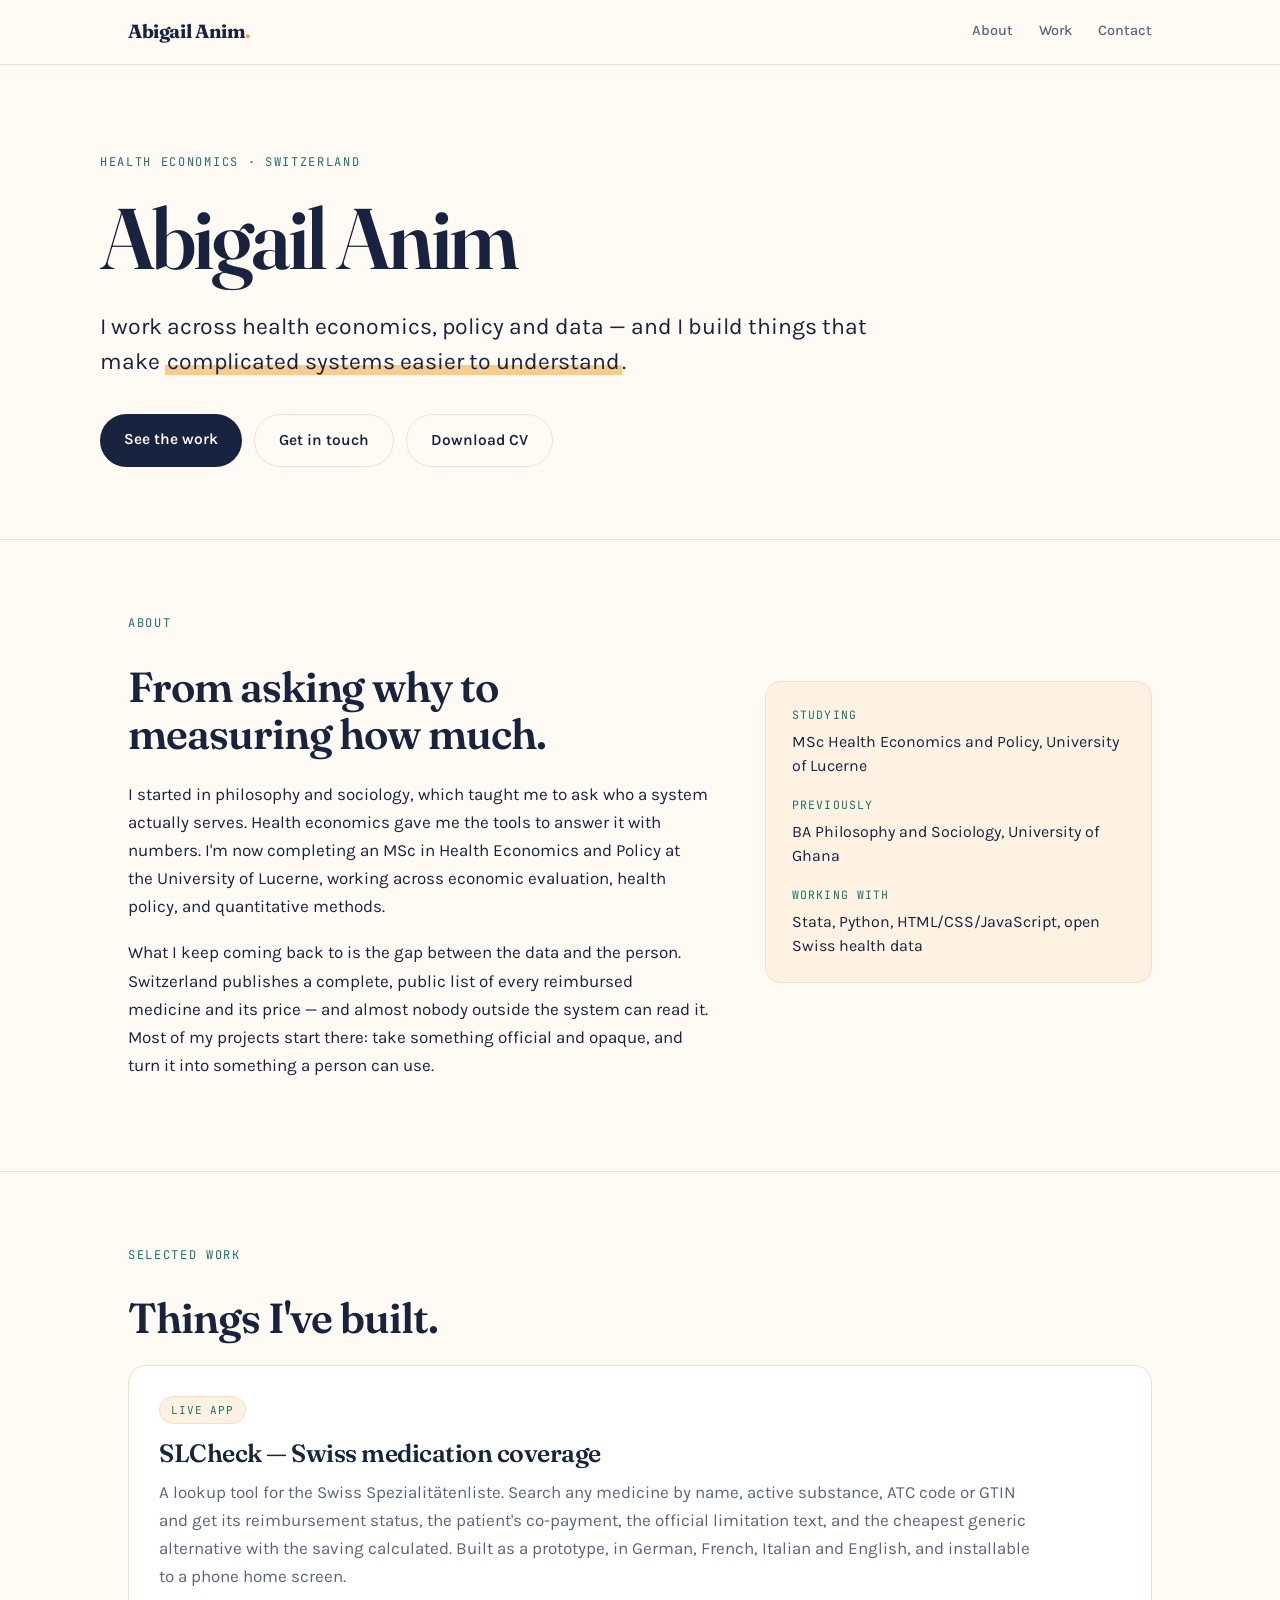
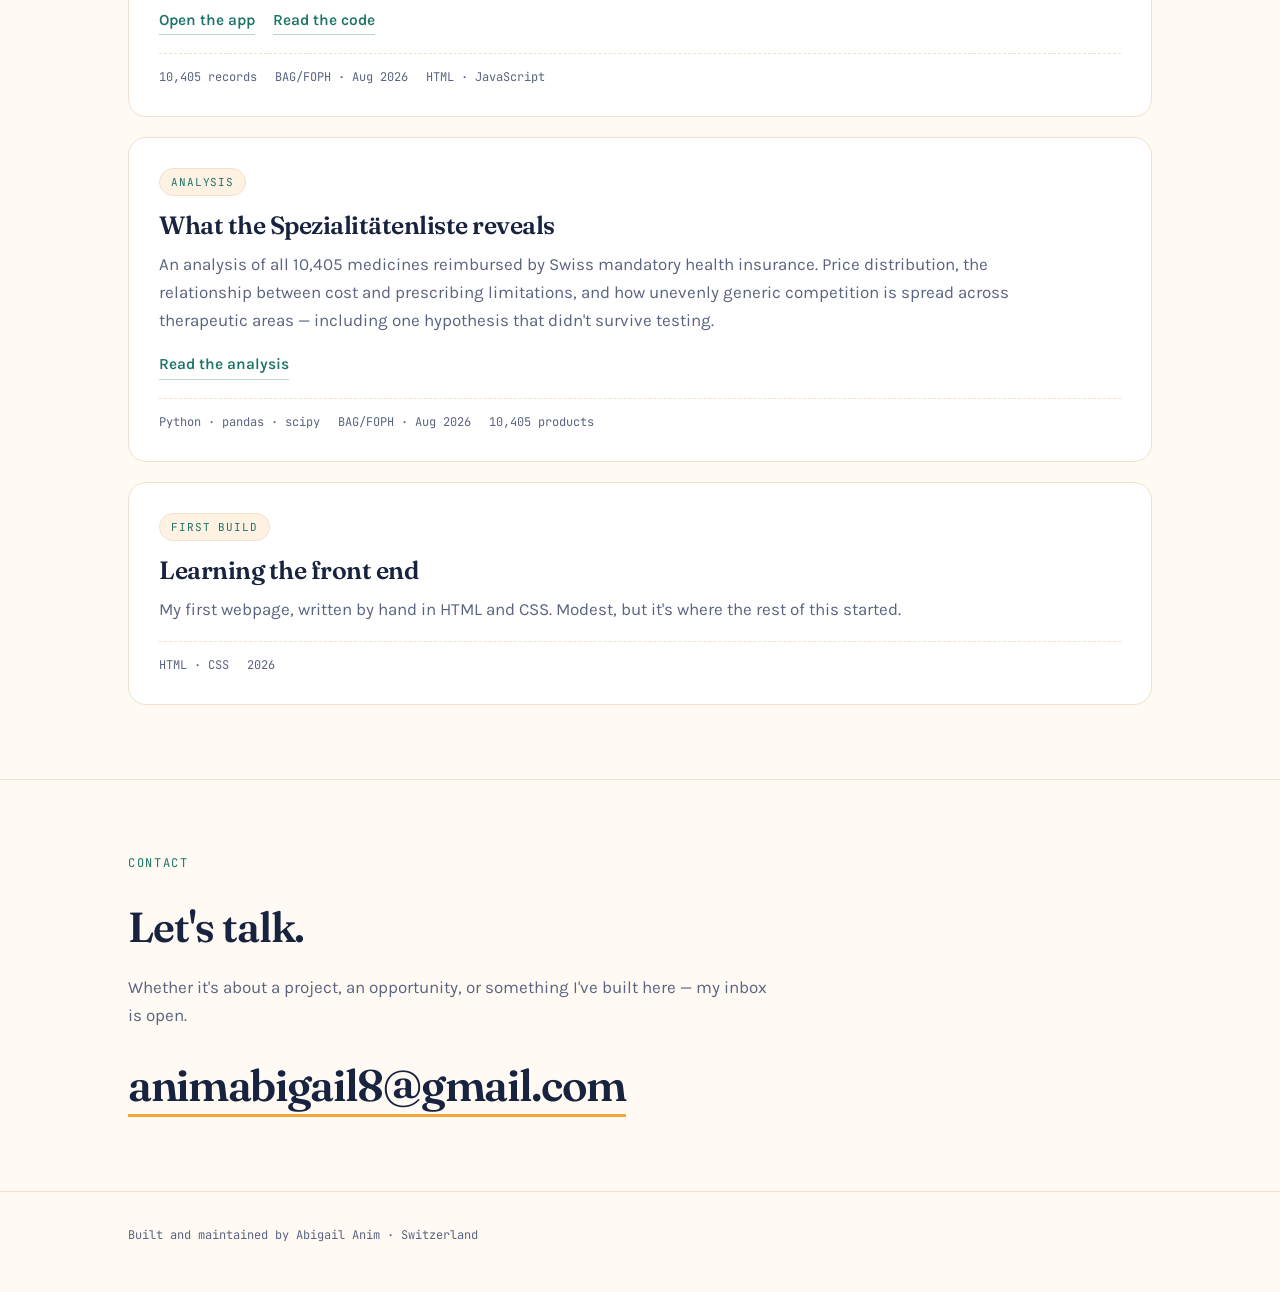
<file: html.html>
<!doctype html>
<html lang="en">
<head>
<meta charset="utf-8">
<meta name="viewport" content="width=device-width, initial-scale=1">
<title>Abigail Anim — Health Economics</title>
<meta name="description" content="Abigail Anim — MSc Health Economics and Policy. Swiss reimbursement, real-world evidence, and tools that make health data legible.">
<link rel="preconnect" href="https://fonts.googleapis.com">
<link rel="preconnect" href="https://fonts.gstatic.com" crossorigin>
<link href="https://fonts.googleapis.com/css2?family=Fraunces:opsz,wght@9..144,400;9..144,600;9..144,700&family=Karla:wght@400;500;600&family=JetBrains+Mono:wght@400;500&display=swap" rel="stylesheet">
<style>
:root{
  --ink:#17233F;
  --ink-2:#5A6480;
  --paper:#FFFAF3;
  --paper-2:#FFF2E2;
  --line:#EFE1CE;
  --marigold:#F2A63B;
  --teal:#1B7468;
  --maxw:1080px;
}
*{box-sizing:border-box}
html{scroll-behavior:smooth}
body{
  margin:0;
  background:var(--paper);
  color:var(--ink);
  font-family:'Karla',system-ui,sans-serif;
  font-size:17px;
  line-height:1.65;
  -webkit-font-smoothing:antialiased;
}
.wrap{max-width:var(--maxw);margin:0 auto;padding:0 28px}

/* ---------- header ---------- */
header{
  position:sticky;top:0;z-index:20;
  background:rgba(255,250,243,.88);
  backdrop-filter:blur(10px);
  border-bottom:1px solid var(--line);
}
.bar{display:flex;align-items:center;justify-content:space-between;height:64px}
.mark{
  font-family:'Fraunces',serif;font-weight:700;font-size:19px;
  letter-spacing:-.02em;text-decoration:none;color:var(--ink);
}
.mark span{color:var(--marigold)}
nav{display:flex;gap:26px}
nav a{
  font-size:14.5px;font-weight:500;color:var(--ink-2);
  text-decoration:none;padding:4px 0;border-bottom:2px solid transparent;
}
nav a:hover{color:var(--ink);border-bottom-color:var(--marigold)}

/* ---------- hero ---------- */
.hero{padding:88px 0 72px}
.eyebrow{
  font-family:'JetBrains Mono',monospace;font-size:12px;
  letter-spacing:.14em;text-transform:uppercase;color:var(--teal);
  margin:0 0 22px;
}
h1{
  font-family:'Fraunces',serif;
  font-size:clamp(46px,8vw,86px);
  line-height:1.02;letter-spacing:-.035em;
  font-weight:600;margin:0 0 26px;
}
.lead{
  font-size:clamp(19px,2.4vw,23px);
  line-height:1.55;max-width:34em;color:var(--ink);margin:0 0 34px;
}
.hl{
  background:linear-gradient(transparent 62%, rgba(242,166,59,.55) 62%);
  padding:0 2px;
}
.actions{display:flex;flex-wrap:wrap;gap:12px}
.btn{
  display:inline-block;padding:13px 24px;border-radius:999px;
  font-weight:600;font-size:15.5px;text-decoration:none;
  transition:transform .15s ease, box-shadow .15s ease;
}
.btn-a{background:var(--ink);color:var(--paper)}
.btn-b{background:transparent;color:var(--ink);border:1.5px solid var(--line)}
.btn:hover{transform:translateY(-2px)}
.btn-a:hover{box-shadow:0 8px 20px rgba(23,35,63,.22)}
.btn-b:hover{border-color:var(--marigold)}

.strip{
  display:flex;flex-wrap:wrap;gap:0 34px;
  padding-top:26px;border-top:1px solid var(--line);
  font-family:'JetBrains Mono',monospace;font-size:13px;color:var(--ink-2);
}
.strip b{color:var(--ink);font-weight:500}

/* ---------- sections ---------- */
section{padding:74px 0;border-top:1px solid var(--line)}
.label{
  font-family:'JetBrains Mono',monospace;font-size:12px;
  letter-spacing:.14em;text-transform:uppercase;color:var(--teal);
  margin:0 0 30px;
}
h2{
  font-family:'Fraunces',serif;font-weight:600;
  font-size:clamp(30px,4.4vw,42px);letter-spacing:-.025em;
  line-height:1.12;margin:0 0 22px;
}
.about{display:grid;grid-template-columns:1.5fr 1fr;gap:56px;align-items:start}
.about p{margin:0 0 18px;max-width:36em}
.facts{
  background:var(--paper-2);border:1px solid var(--line);
  border-radius:16px;padding:24px 26px;
}
.facts dt{
  font-family:'JetBrains Mono',monospace;font-size:11.5px;
  letter-spacing:.1em;text-transform:uppercase;color:var(--teal);margin-bottom:5px;
}
.facts dd{margin:0 0 18px;font-size:16px;line-height:1.5}
.facts dd:last-child{margin-bottom:0}

/* ---------- project cards ---------- */
.cards{display:grid;gap:20px}
.card{
  background:#fff;border:1px solid var(--line);border-radius:18px;
  padding:28px 30px;
  transition:transform .18s ease, box-shadow .18s ease, border-color .18s ease;
}
.card:hover{transform:translateY(-3px);box-shadow:0 14px 34px rgba(23,35,63,.09);border-color:#E3D0B6}
.card h3{
  font-family:'Fraunces',serif;font-weight:600;font-size:25px;
  letter-spacing:-.02em;margin:0 0 10px;line-height:1.2;
}
.card p{margin:0 0 18px;color:var(--ink-2);max-width:52em}
.meta{
  font-family:'JetBrains Mono',monospace;font-size:12px;color:var(--ink-2);
  padding-top:14px;border-top:1px dashed var(--line);
  display:flex;flex-wrap:wrap;gap:0 18px;
}
.links{display:flex;flex-wrap:wrap;gap:18px;margin-bottom:18px}
.links a{
  color:var(--teal);font-weight:600;font-size:15.5px;text-decoration:none;
  border-bottom:1.5px solid rgba(27,116,104,.3);padding-bottom:1px;
}
.links a:hover{border-bottom-color:var(--teal)}
.tag{
  display:inline-block;font-family:'JetBrains Mono',monospace;
  font-size:11px;letter-spacing:.08em;text-transform:uppercase;
  background:var(--paper-2);color:var(--teal);
  border:1px solid var(--line);border-radius:999px;
  padding:4px 11px;margin-bottom:14px;
}

/* ---------- contact ---------- */
.contact-mail{
  font-family:'Fraunces',serif;font-weight:600;
  font-size:clamp(24px,4.6vw,44px);letter-spacing:-.03em;
  color:var(--ink);text-decoration:none;
  border-bottom:3px solid var(--marigold);line-height:1.3;
  display:inline-block;
}
.contact-mail:hover{color:var(--teal);border-bottom-color:var(--teal)}
footer{
  padding:34px 0 46px;border-top:1px solid var(--line);
  font-family:'JetBrains Mono',monospace;font-size:12px;color:var(--ink-2);
}

/* ---------- motion ---------- */
.rise{opacity:0;transform:translateY(14px);animation:rise .7s cubic-bezier(.2,.7,.3,1) forwards}
.d1{animation-delay:.05s}.d2{animation-delay:.14s}.d3{animation-delay:.23s}.d4{animation-delay:.32s}
@keyframes rise{to{opacity:1;transform:none}}

a:focus-visible,.btn:focus-visible{outline:3px solid var(--teal);outline-offset:3px;border-radius:4px}

@media (max-width:820px){
  .about{grid-template-columns:1fr;gap:34px}
}
@media (max-width:560px){
  .wrap{padding:0 20px}
  .hero{padding:60px 0 52px}
  section{padding:56px 0}
  nav{gap:18px}
  nav a{font-size:14px}
  .card{padding:24px 22px}
  .strip{gap:0 22px;font-size:12px}
}
@media (prefers-reduced-motion:reduce){
  *{animation:none!important;transition:none!important}
  html{scroll-behavior:auto}
  .rise{opacity:1;transform:none}
}
</style>
</head>
<body>

<header>
  <div class="wrap bar">
    <a class="mark" href="#top">Abigail Anim<span>.</span></a>
    <nav>
      <a href="#about">About</a>
      <a href="#work">Work</a>
      <a href="#contact">Contact</a>
    </nav>
  </div>
</header>

<main id="top">

  <div class="wrap hero">
    <p class="eyebrow rise d1">Health economics &middot; Switzerland</p>
    <h1 class="rise d2">Abigail Anim</h1>
    <p class="lead rise d3">
      I work across health economics, policy and data — and I build things that
      make <span class="hl">complicated systems easier to understand</span>.
    </p>
    <div class="actions rise d3">
      <a class="btn btn-a" href="#work">See the work</a>
      <a class="btn btn-b" href="mailto:animabigail8@gmail.com">Get in touch</a>
      <a class="btn btn-b" href="cv.pdf">Download CV</a>
    </div>
  </div>

  <section id="about">
    <div class="wrap">
      <p class="label">About</p>
      <div class="about">
        <div>
          <h2>From asking why to measuring how much.</h2>
          <p>
            I started in philosophy and sociology, which taught me to ask who a system
            actually serves. Health economics gave me the tools to answer it with numbers.
            I'm now completing an MSc in Health Economics and Policy at the University of
            Lucerne, working across economic evaluation, health policy, and quantitative
            methods.
          </p>
          <p>
            What I keep coming back to is the gap between the data and the person. Switzerland
            publishes a complete, public list of every reimbursed medicine and its price — and
            almost nobody outside the system can read it. Most of my projects start there:
            take something official and opaque, and turn it into something a person can use.
          </p>
        </div>
        <dl class="facts">
          <dt>Studying</dt>
          <dd>MSc Health Economics and Policy, University of Lucerne</dd>
          <dt>Previously</dt>
          <dd>BA Philosophy and Sociology, University of Ghana</dd>
          <dt>Working with</dt>
          <dd>Stata, Python, HTML/CSS/JavaScript, open Swiss health data</dd>
        </dl>
      </div>
    </div>
  </section>

  <section id="work">
    <div class="wrap">
      <p class="label">Selected work</p>
      <h2>Things I've built.</h2>
      <div class="cards">

        <article class="card">
          <span class="tag">Live app</span>
          <h3>SLCheck — Swiss medication coverage</h3>
          <p>
            A lookup tool for the Swiss Spezialitätenliste. Search any medicine by name,
            active substance, ATC code or GTIN and get its reimbursement status, the patient's
            co-payment, the official limitation text, and the cheapest generic alternative with
            the saving calculated. Built as a prototype, in German, French, Italian and English,
            and installable to a phone home screen.
          </p>
          <div class="links">
            <a href="https://abbie122.github.io/slcheck">Open the app</a>
            <a href="https://github.com/abbie122/slcheck">Read the code</a>
          </div>
          <div class="meta">
            <span>10,405 records</span>
            <span>BAG/FOPH · Aug 2026</span>
            <span>HTML · JavaScript</span>
          </div>
        </article>


        <article class="card">
          <span class="tag">Analysis</span>
          <h3>What the Spezialitätenliste reveals</h3>
          <p>
            An analysis of all 10,405 medicines reimbursed by Swiss mandatory health insurance.
            Price distribution, the relationship between cost and prescribing limitations, and
            how unevenly generic competition is spread across therapeutic areas — including one
            hypothesis that didn't survive testing.
          </p>
          <div class="links">
            <a href="analysis.html">Read the analysis</a>
          </div>
          <div class="meta">
            <span>Python · pandas · scipy</span>
            <span>BAG/FOPH · Aug 2026</span>
            <span>10,405 products</span>
          </div>
        </article>

        <article class="card">
          <span class="tag">First build</span>
          <h3>Learning the front end</h3>
          <p>
            My first webpage, written by hand in HTML and CSS. Modest, but it's where the
            rest of this started.
          </p>
          <div class="meta">
            <span>HTML · CSS</span>
            <span>2026</span>
          </div>
        </article>

      </div>
    </div>
  </section>

  <section id="contact">
    <div class="wrap">
      <p class="label">Contact</p>
      <h2>Let's talk.</h2>
      <p style="max-width:38em;color:var(--ink-2);margin:0 0 28px">
        Whether it's about a project, an opportunity, or something I've built here —
        my inbox is open.
      </p>
      <a class="contact-mail" href="mailto:animabigail8@gmail.com">animabigail8@gmail.com</a>
    </div>
  </section>

</main>

<footer>
  <div class="wrap">Built and maintained by Abigail Anim · Switzerland</div>
</footer>

</body>
</html>
</file>
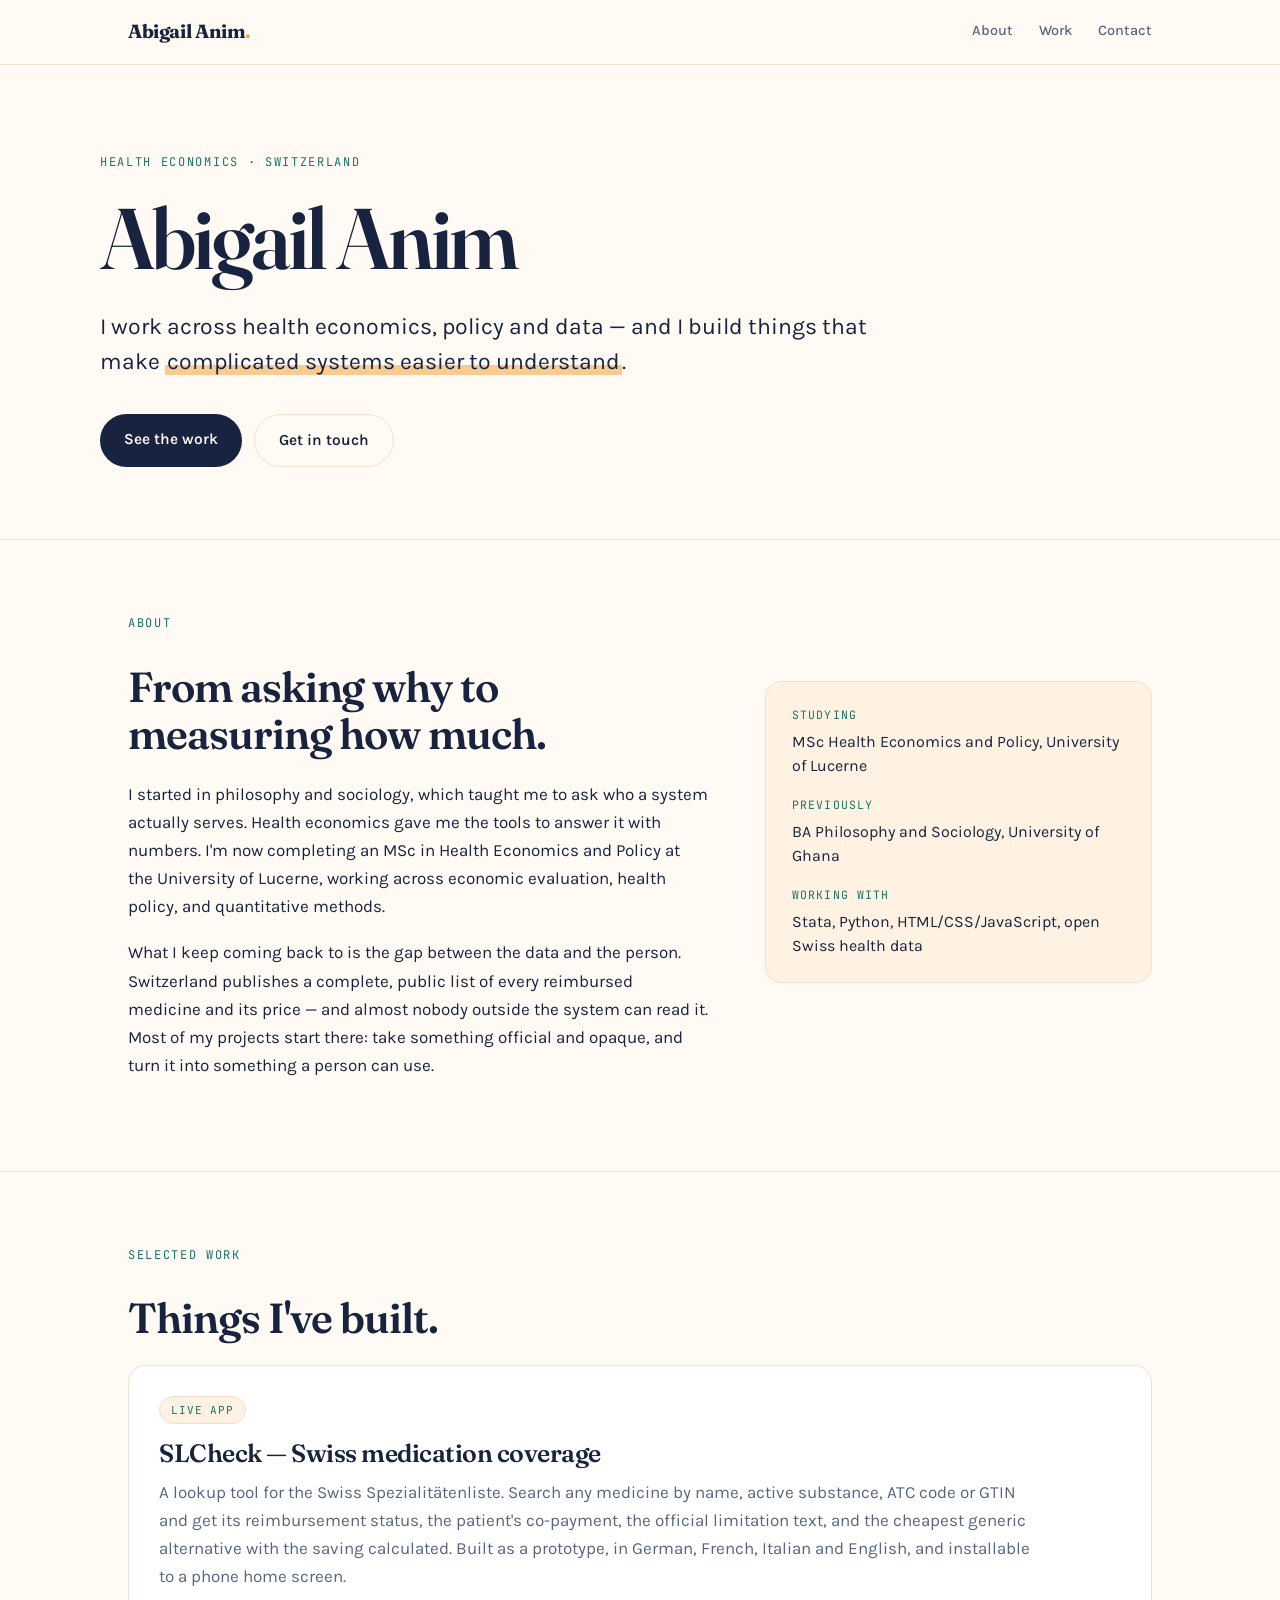
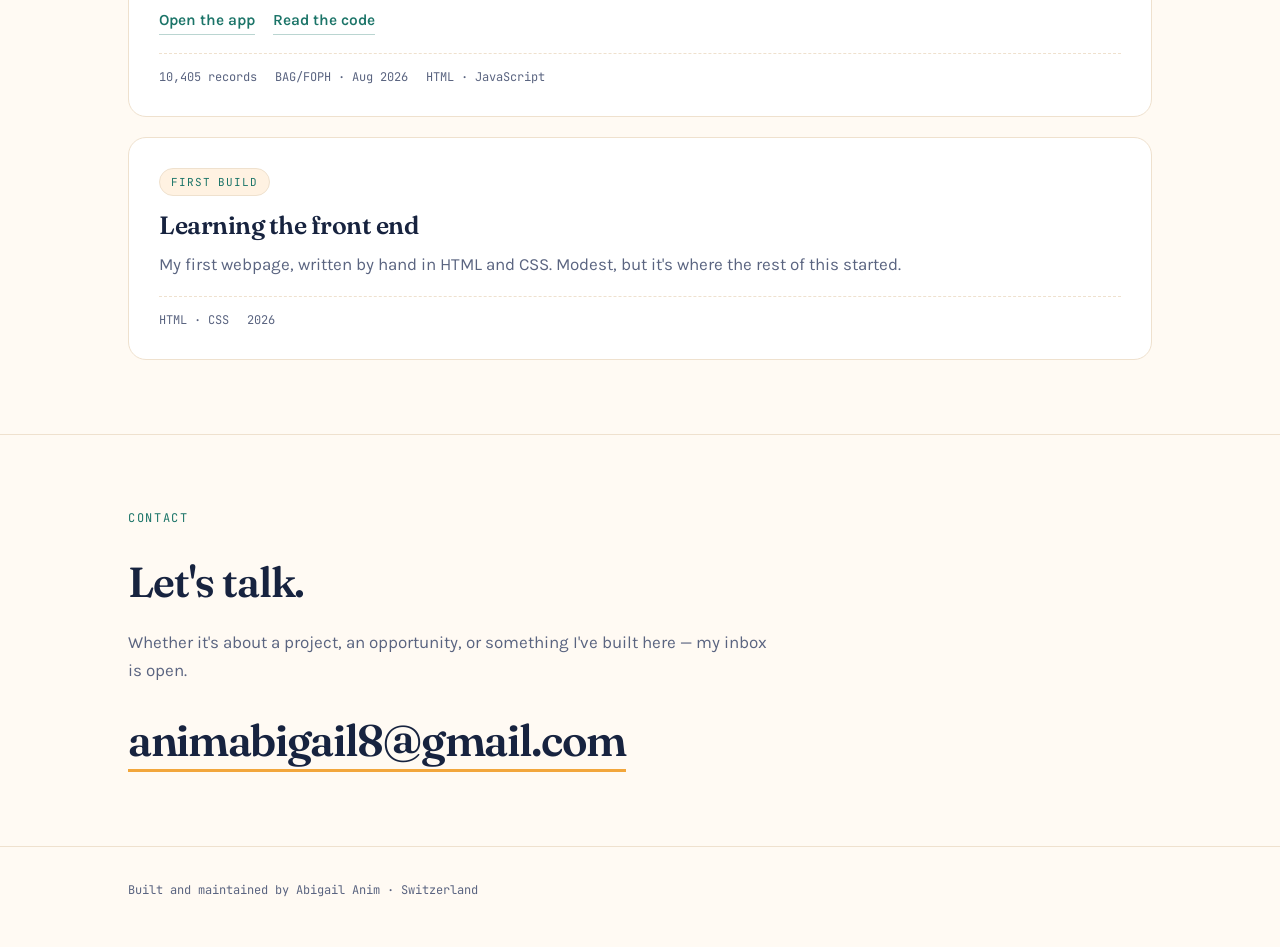
<file: index-2.html>
<!doctype html>
<html lang="en">
<head>
<meta charset="utf-8">
<meta name="viewport" content="width=device-width, initial-scale=1">
<title>Abigail Anim — Health Economics</title>
<meta name="description" content="Abigail Anim — MSc Health Economics and Policy. Swiss reimbursement, real-world evidence, and tools that make health data legible.">
<link rel="preconnect" href="https://fonts.googleapis.com">
<link rel="preconnect" href="https://fonts.gstatic.com" crossorigin>
<link href="https://fonts.googleapis.com/css2?family=Fraunces:opsz,wght@9..144,400;9..144,600;9..144,700&family=Karla:wght@400;500;600&family=JetBrains+Mono:wght@400;500&display=swap" rel="stylesheet">
<style>
:root{
  --ink:#17233F;
  --ink-2:#5A6480;
  --paper:#FFFAF3;
  --paper-2:#FFF2E2;
  --line:#EFE1CE;
  --marigold:#F2A63B;
  --teal:#1B7468;
  --maxw:1080px;
}
*{box-sizing:border-box}
html{scroll-behavior:smooth}
body{
  margin:0;
  background:var(--paper);
  color:var(--ink);
  font-family:'Karla',system-ui,sans-serif;
  font-size:17px;
  line-height:1.65;
  -webkit-font-smoothing:antialiased;
}
.wrap{max-width:var(--maxw);margin:0 auto;padding:0 28px}

/* ---------- header ---------- */
header{
  position:sticky;top:0;z-index:20;
  background:rgba(255,250,243,.88);
  backdrop-filter:blur(10px);
  border-bottom:1px solid var(--line);
}
.bar{display:flex;align-items:center;justify-content:space-between;height:64px}
.mark{
  font-family:'Fraunces',serif;font-weight:700;font-size:19px;
  letter-spacing:-.02em;text-decoration:none;color:var(--ink);
}
.mark span{color:var(--marigold)}
nav{display:flex;gap:26px}
nav a{
  font-size:14.5px;font-weight:500;color:var(--ink-2);
  text-decoration:none;padding:4px 0;border-bottom:2px solid transparent;
}
nav a:hover{color:var(--ink);border-bottom-color:var(--marigold)}

/* ---------- hero ---------- */
.hero{padding:88px 0 72px}
.eyebrow{
  font-family:'JetBrains Mono',monospace;font-size:12px;
  letter-spacing:.14em;text-transform:uppercase;color:var(--teal);
  margin:0 0 22px;
}
h1{
  font-family:'Fraunces',serif;
  font-size:clamp(46px,8vw,86px);
  line-height:1.02;letter-spacing:-.035em;
  font-weight:600;margin:0 0 26px;
}
.lead{
  font-size:clamp(19px,2.4vw,23px);
  line-height:1.55;max-width:34em;color:var(--ink);margin:0 0 34px;
}
.hl{
  background:linear-gradient(transparent 62%, rgba(242,166,59,.55) 62%);
  padding:0 2px;
}
.actions{display:flex;flex-wrap:wrap;gap:12px}
.btn{
  display:inline-block;padding:13px 24px;border-radius:999px;
  font-weight:600;font-size:15.5px;text-decoration:none;
  transition:transform .15s ease, box-shadow .15s ease;
}
.btn-a{background:var(--ink);color:var(--paper)}
.btn-b{background:transparent;color:var(--ink);border:1.5px solid var(--line)}
.btn:hover{transform:translateY(-2px)}
.btn-a:hover{box-shadow:0 8px 20px rgba(23,35,63,.22)}
.btn-b:hover{border-color:var(--marigold)}

.strip{
  display:flex;flex-wrap:wrap;gap:0 34px;
  padding-top:26px;border-top:1px solid var(--line);
  font-family:'JetBrains Mono',monospace;font-size:13px;color:var(--ink-2);
}
.strip b{color:var(--ink);font-weight:500}

/* ---------- sections ---------- */
section{padding:74px 0;border-top:1px solid var(--line)}
.label{
  font-family:'JetBrains Mono',monospace;font-size:12px;
  letter-spacing:.14em;text-transform:uppercase;color:var(--teal);
  margin:0 0 30px;
}
h2{
  font-family:'Fraunces',serif;font-weight:600;
  font-size:clamp(30px,4.4vw,42px);letter-spacing:-.025em;
  line-height:1.12;margin:0 0 22px;
}
.about{display:grid;grid-template-columns:1.5fr 1fr;gap:56px;align-items:start}
.about p{margin:0 0 18px;max-width:36em}
.facts{
  background:var(--paper-2);border:1px solid var(--line);
  border-radius:16px;padding:24px 26px;
}
.facts dt{
  font-family:'JetBrains Mono',monospace;font-size:11.5px;
  letter-spacing:.1em;text-transform:uppercase;color:var(--teal);margin-bottom:5px;
}
.facts dd{margin:0 0 18px;font-size:16px;line-height:1.5}
.facts dd:last-child{margin-bottom:0}

/* ---------- project cards ---------- */
.cards{display:grid;gap:20px}
.card{
  background:#fff;border:1px solid var(--line);border-radius:18px;
  padding:28px 30px;
  transition:transform .18s ease, box-shadow .18s ease, border-color .18s ease;
}
.card:hover{transform:translateY(-3px);box-shadow:0 14px 34px rgba(23,35,63,.09);border-color:#E3D0B6}
.card h3{
  font-family:'Fraunces',serif;font-weight:600;font-size:25px;
  letter-spacing:-.02em;margin:0 0 10px;line-height:1.2;
}
.card p{margin:0 0 18px;color:var(--ink-2);max-width:52em}
.meta{
  font-family:'JetBrains Mono',monospace;font-size:12px;color:var(--ink-2);
  padding-top:14px;border-top:1px dashed var(--line);
  display:flex;flex-wrap:wrap;gap:0 18px;
}
.links{display:flex;flex-wrap:wrap;gap:18px;margin-bottom:18px}
.links a{
  color:var(--teal);font-weight:600;font-size:15.5px;text-decoration:none;
  border-bottom:1.5px solid rgba(27,116,104,.3);padding-bottom:1px;
}
.links a:hover{border-bottom-color:var(--teal)}
.tag{
  display:inline-block;font-family:'JetBrains Mono',monospace;
  font-size:11px;letter-spacing:.08em;text-transform:uppercase;
  background:var(--paper-2);color:var(--teal);
  border:1px solid var(--line);border-radius:999px;
  padding:4px 11px;margin-bottom:14px;
}

/* ---------- contact ---------- */
.contact-mail{
  font-family:'Fraunces',serif;font-weight:600;
  font-size:clamp(24px,4.6vw,44px);letter-spacing:-.03em;
  color:var(--ink);text-decoration:none;
  border-bottom:3px solid var(--marigold);line-height:1.3;
  display:inline-block;
}
.contact-mail:hover{color:var(--teal);border-bottom-color:var(--teal)}
footer{
  padding:34px 0 46px;border-top:1px solid var(--line);
  font-family:'JetBrains Mono',monospace;font-size:12px;color:var(--ink-2);
}

/* ---------- motion ---------- */
.rise{opacity:0;transform:translateY(14px);animation:rise .7s cubic-bezier(.2,.7,.3,1) forwards}
.d1{animation-delay:.05s}.d2{animation-delay:.14s}.d3{animation-delay:.23s}.d4{animation-delay:.32s}
@keyframes rise{to{opacity:1;transform:none}}

a:focus-visible,.btn:focus-visible{outline:3px solid var(--teal);outline-offset:3px;border-radius:4px}

@media (max-width:820px){
  .about{grid-template-columns:1fr;gap:34px}
}
@media (max-width:560px){
  .wrap{padding:0 20px}
  .hero{padding:60px 0 52px}
  section{padding:56px 0}
  nav{gap:18px}
  nav a{font-size:14px}
  .card{padding:24px 22px}
  .strip{gap:0 22px;font-size:12px}
}
@media (prefers-reduced-motion:reduce){
  *{animation:none!important;transition:none!important}
  html{scroll-behavior:auto}
  .rise{opacity:1;transform:none}
}
</style>
</head>
<body>

<header>
  <div class="wrap bar">
    <a class="mark" href="#top">Abigail Anim<span>.</span></a>
    <nav>
      <a href="#about">About</a>
      <a href="#work">Work</a>
      <a href="#contact">Contact</a>
    </nav>
  </div>
</header>

<main id="top">

  <div class="wrap hero">
    <p class="eyebrow rise d1">Health economics &middot; Switzerland</p>
    <h1 class="rise d2">Abigail Anim</h1>
    <p class="lead rise d3">
      I work across health economics, policy and data — and I build things that
      make <span class="hl">complicated systems easier to understand</span>.
    </p>
    <div class="actions rise d3">
      <a class="btn btn-a" href="#work">See the work</a>
      <a class="btn btn-b" href="mailto:animabigail8@gmail.com">Get in touch</a>
    </div>
  </div>

  <section id="about">
    <div class="wrap">
      <p class="label">About</p>
      <div class="about">
        <div>
          <h2>From asking why to measuring how much.</h2>
          <p>
            I started in philosophy and sociology, which taught me to ask who a system
            actually serves. Health economics gave me the tools to answer it with numbers.
            I'm now completing an MSc in Health Economics and Policy at the University of
            Lucerne, working across economic evaluation, health policy, and quantitative
            methods.
          </p>
          <p>
            What I keep coming back to is the gap between the data and the person. Switzerland
            publishes a complete, public list of every reimbursed medicine and its price — and
            almost nobody outside the system can read it. Most of my projects start there:
            take something official and opaque, and turn it into something a person can use.
          </p>
        </div>
        <dl class="facts">
          <dt>Studying</dt>
          <dd>MSc Health Economics and Policy, University of Lucerne</dd>
          <dt>Previously</dt>
          <dd>BA Philosophy and Sociology, University of Ghana</dd>
          <dt>Working with</dt>
          <dd>Stata, Python, HTML/CSS/JavaScript, open Swiss health data</dd>
        </dl>
      </div>
    </div>
  </section>

  <section id="work">
    <div class="wrap">
      <p class="label">Selected work</p>
      <h2>Things I've built.</h2>
      <div class="cards">

        <article class="card">
          <span class="tag">Live app</span>
          <h3>SLCheck — Swiss medication coverage</h3>
          <p>
            A lookup tool for the Swiss Spezialitätenliste. Search any medicine by name,
            active substance, ATC code or GTIN and get its reimbursement status, the patient's
            co-payment, the official limitation text, and the cheapest generic alternative with
            the saving calculated. Built as a prototype, in German, French, Italian and English,
            and installable to a phone home screen.
          </p>
          <div class="links">
            <a href="https://abbie122.github.io/slcheck">Open the app</a>
            <a href="https://github.com/abbie122/slcheck">Read the code</a>
          </div>
          <div class="meta">
            <span>10,405 records</span>
            <span>BAG/FOPH · Aug 2026</span>
            <span>HTML · JavaScript</span>
          </div>
        </article>


        <article class="card">
          <span class="tag">First build</span>
          <h3>Learning the front end</h3>
          <p>
            My first webpage, written by hand in HTML and CSS. Modest, but it's where the
            rest of this started.
          </p>
          <div class="meta">
            <span>HTML · CSS</span>
            <span>2026</span>
          </div>
        </article>

      </div>
    </div>
  </section>

  <section id="contact">
    <div class="wrap">
      <p class="label">Contact</p>
      <h2>Let's talk.</h2>
      <p style="max-width:38em;color:var(--ink-2);margin:0 0 28px">
        Whether it's about a project, an opportunity, or something I've built here —
        my inbox is open.
      </p>
      <a class="contact-mail" href="mailto:animabigail8@gmail.com">animabigail8@gmail.com</a>
    </div>
  </section>

</main>

<footer>
  <div class="wrap">Built and maintained by Abigail Anim · Switzerland</div>
</footer>

</body>
</html>
</file>
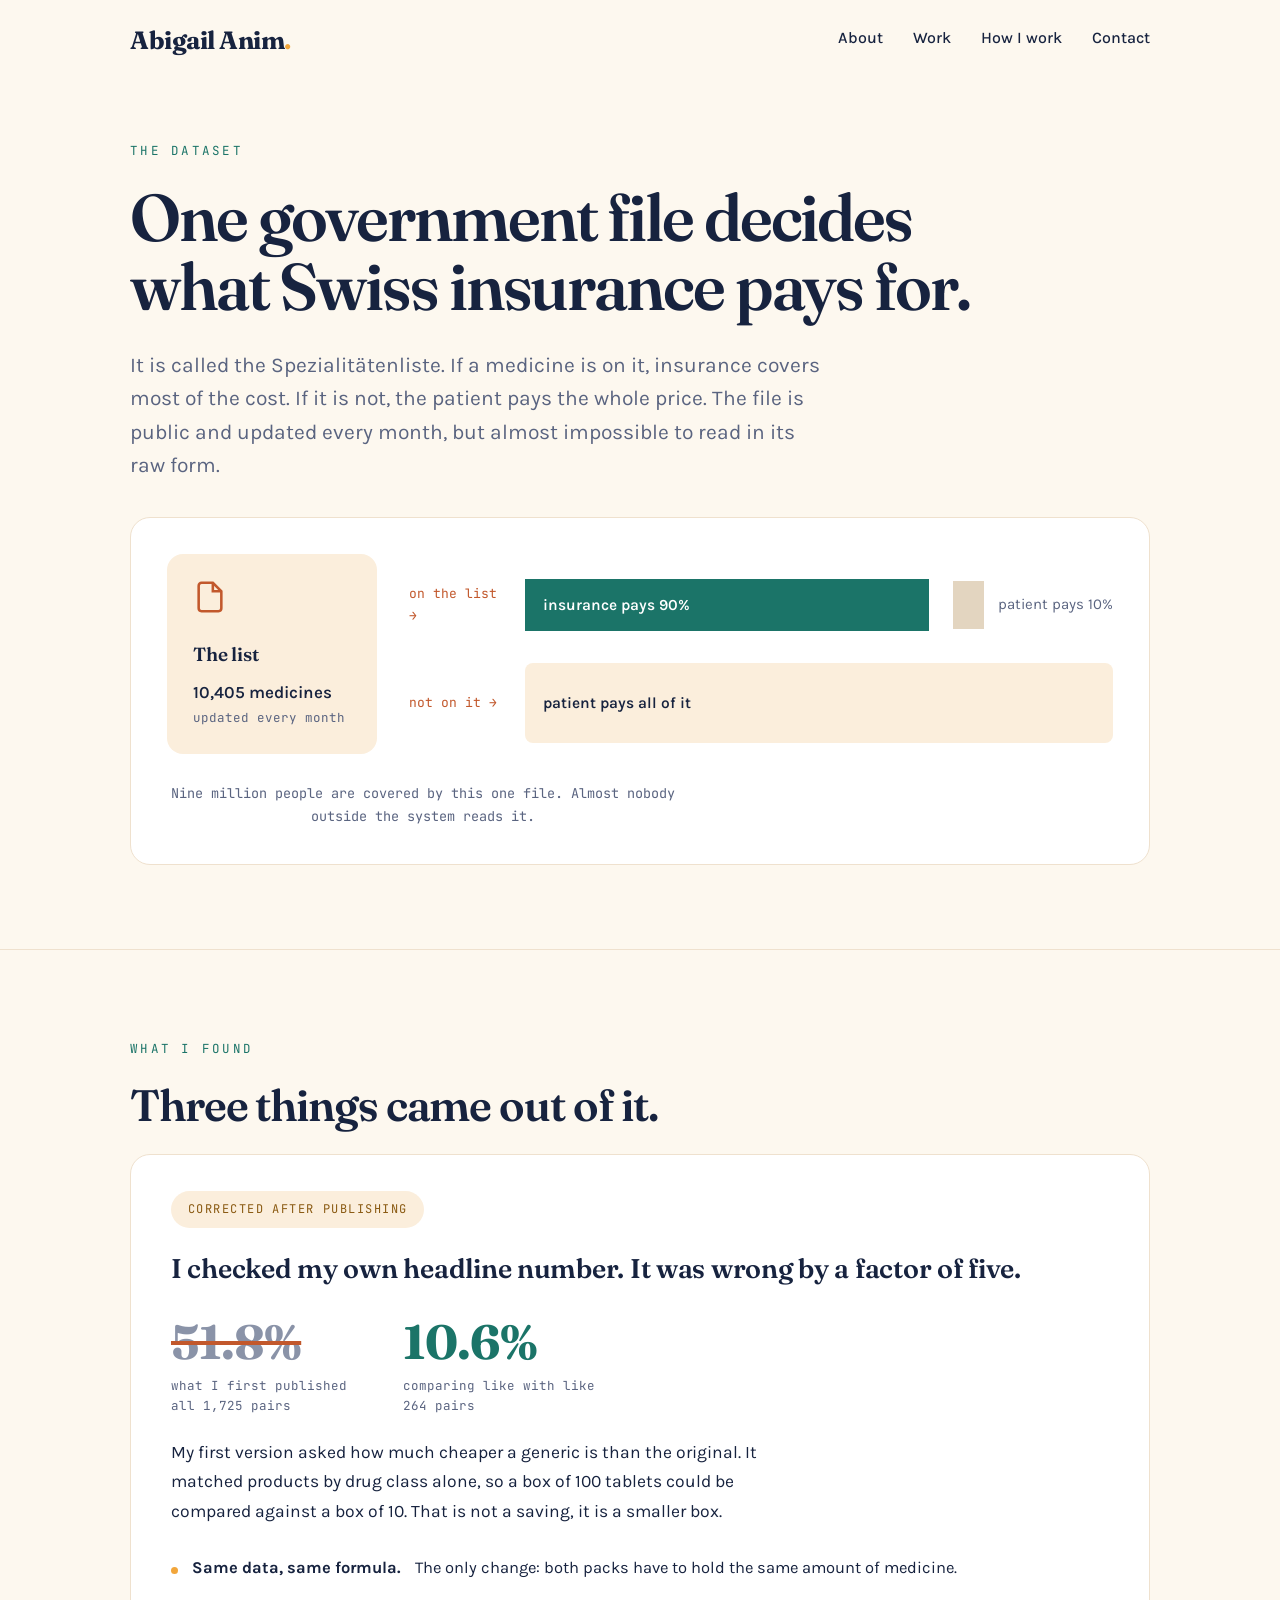
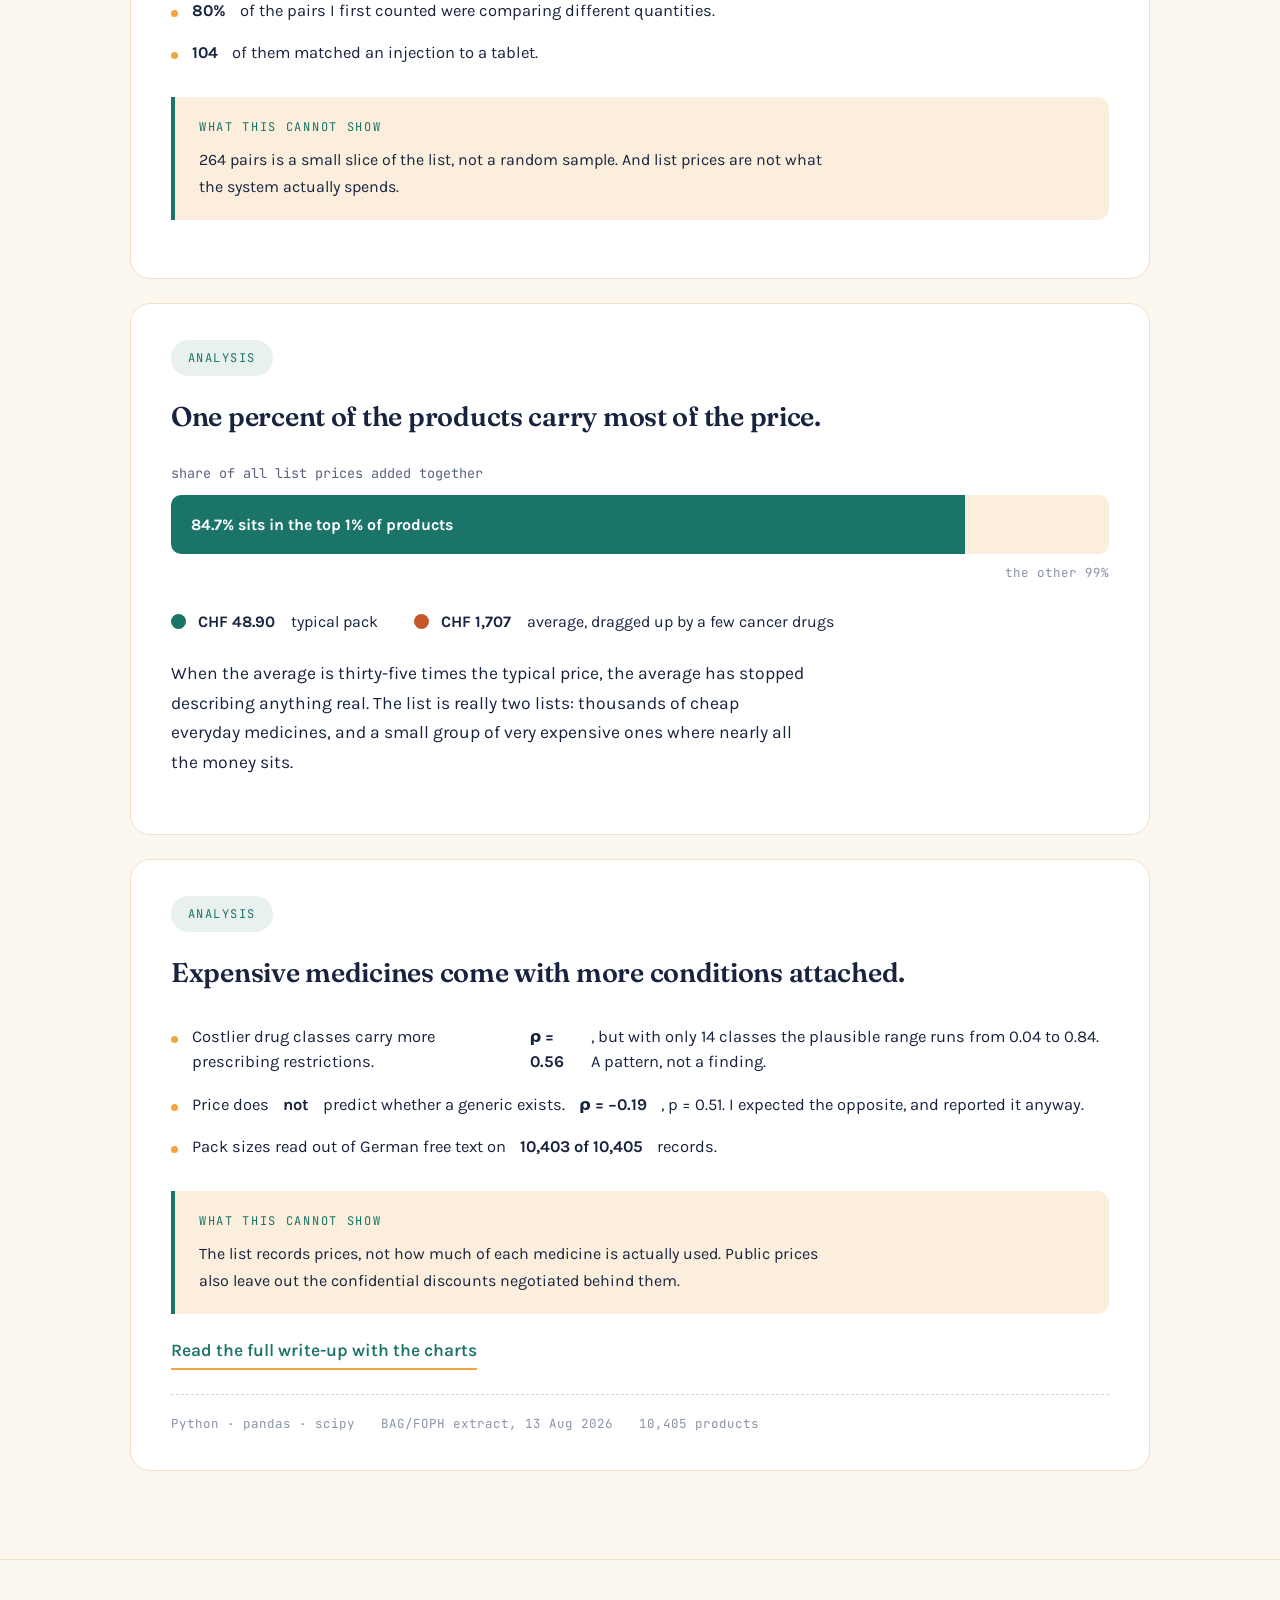
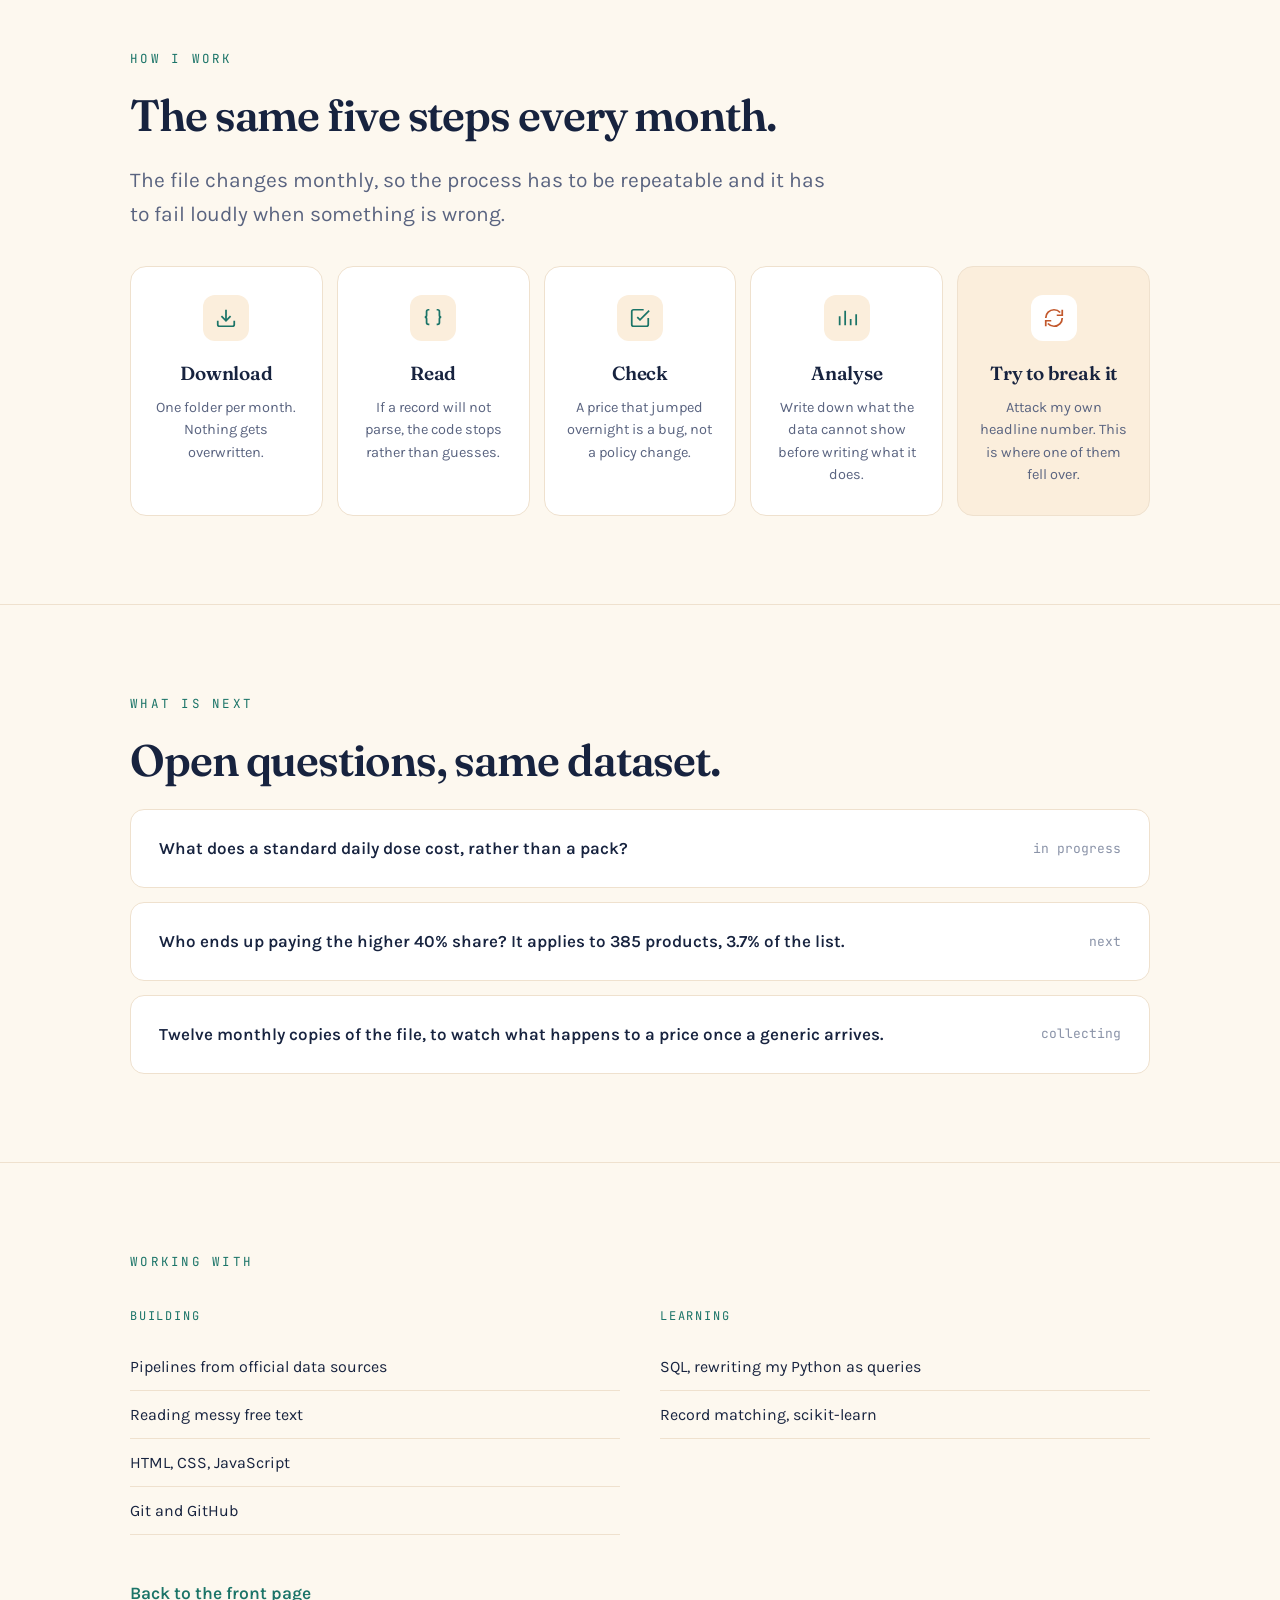
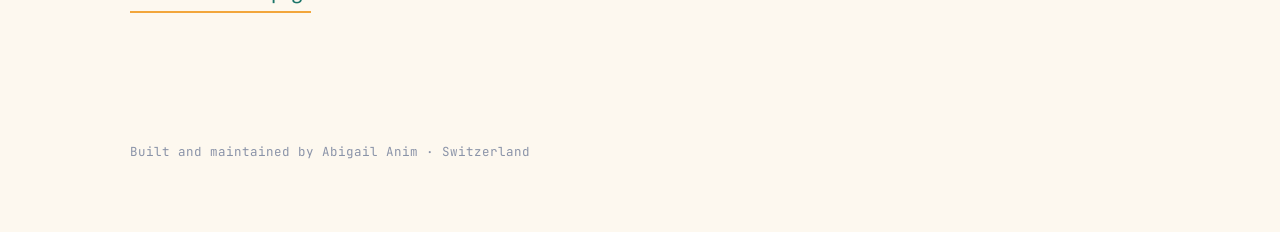
<file: method.html>
<!doctype html>
<html lang="en">
<head>
<meta charset="utf-8">
<meta name="viewport" content="width=device-width, initial-scale=1">
<title>How I work — Abigail Anim</title>
<meta name="description" content="The dataset behind my projects, the five steps I repeat every month, and the questions I'm still working on.">
<link rel="preconnect" href="https://fonts.googleapis.com">
<link rel="preconnect" href="https://fonts.gstatic.com" crossorigin>
<link href="https://fonts.googleapis.com/css2?family=Fraunces:opsz,wght@9..144,400;9..144,600;9..144,700&family=Karla:wght@400;500;600;700&family=JetBrains+Mono:wght@400;500&display=swap" rel="stylesheet">
<style>
:root{
  --ink:#17233F;--ink-2:#5A6480;--ink-3:#8A93A8;
  --paper:#FDF8EF;--paper-2:#FBEEDC;--paper-3:#FDF6EA;--line:#EFE1CE;--line-2:#E3D5C0;
  --marigold:#F2A63B;--teal:#1B7468;--rust:#C2582C;--white:#fff;
}
*{box-sizing:border-box}
html{scroll-behavior:smooth}
body{margin:0;background:var(--paper);color:var(--ink);
  font-family:'Karla',system-ui,sans-serif;font-size:17.5px;line-height:1.7;-webkit-font-smoothing:antialiased}
.wrap{max-width:1100px;margin:0 auto;padding:0 40px}

header{position:sticky;top:0;z-index:50;background:rgba(253,248,239,.93);backdrop-filter:blur(10px)}
.bar{display:flex;align-items:center;justify-content:space-between;gap:24px;height:80px}
.mark{font-family:'Fraunces',serif;font-weight:700;font-size:25px;letter-spacing:-.02em;color:var(--ink);text-decoration:none}
.mark span{color:var(--marigold)}
nav{display:flex;gap:30px;flex-wrap:wrap}
nav a{color:var(--ink);text-decoration:none;font-size:16px;font-weight:500;padding-bottom:3px;border-bottom:1.5px solid transparent}
nav a:hover,nav a:focus-visible{border-bottom-color:var(--marigold)}

.eyebrow{font-family:'JetBrains Mono',monospace;font-size:12.5px;letter-spacing:.18em;
  text-transform:uppercase;color:var(--teal);margin:0 0 22px}
h1{font-family:'Fraunces',serif;font-weight:600;font-size:clamp(38px,6.4vw,66px);
  line-height:1.04;letter-spacing:-.032em;margin:0 0 28px}
h2{font-family:'Fraunces',serif;font-weight:600;font-size:clamp(29px,4.2vw,44px);
  line-height:1.12;letter-spacing:-.025em;margin:0 0 24px}
h4{font-family:'Fraunces',serif;font-weight:600;font-size:19px;margin:0 0 8px;letter-spacing:-.01em}
p{margin:0 0 20px;max-width:64ch}
.lede{font-size:21px;line-height:1.6;color:var(--ink-2);max-width:58ch}
.mono{font-family:'JetBrains Mono',monospace;font-size:13.5px;color:var(--ink-2)}

section{padding:88px 0;border-top:1px solid var(--line)}
.top{padding:60px 0 84px;border-top:0}

.panel{background:var(--white);border:1px solid var(--line);border-radius:20px;padding:36px;margin-top:34px}
.cover{display:grid;grid-template-columns:210px 1fr;gap:32px;align-items:center}
.cover-file{background:var(--paper-2);border-radius:16px;padding:26px}
.cover-file .n{font-size:17px;font-weight:600}
.bars{display:flex;flex-direction:column;gap:18px}
.barrow{display:grid;grid-template-columns:100px 1fr;gap:16px;align-items:center}
.barlabel{font-family:'JetBrains Mono',monospace;font-size:13px;color:var(--rust)}
.barwrap{display:flex;align-items:center}
.bar{display:flex;align-items:center;border-radius:8px;overflow:hidden;min-height:48px;flex:1}
.bar .fill{background:var(--teal);color:#fff;padding:13px 18px;font-weight:600;font-size:15.5px;flex:0 0 88%}
.bar .rest{background:var(--line-2);flex:1;min-height:48px}
.bar.full{background:var(--paper-2);padding:13px 18px;font-weight:600;font-size:15.5px}
.bar-after{font-size:15px;color:var(--ink-2);padding-left:14px;white-space:nowrap}

.tag{display:inline-block;font-family:'JetBrains Mono',monospace;font-size:12px;letter-spacing:.12em;
  text-transform:uppercase;padding:8px 17px;border-radius:999px;margin-bottom:18px}
.tag.teal{background:#E8F1EE;color:var(--teal)}
.tag.amber{background:var(--paper-2);color:#8A5A12}
.fcard{background:var(--white);border:1px solid var(--line);border-radius:20px;padding:36px 40px;margin-top:24px}
.numbers{display:flex;gap:56px;flex-wrap:wrap;margin:26px 0 6px}
.num .v{font-family:'Fraunces',serif;font-size:48px;font-weight:700;line-height:1;letter-spacing:-.02em}
.num.old .v{color:var(--ink-3);text-decoration:line-through;text-decoration-color:var(--rust)}
.num.new .v{color:var(--teal)}
.num .k{font-family:'JetBrains Mono',monospace;font-size:12.5px;color:var(--ink-2);margin-top:10px;line-height:1.6}
.split{display:flex;border-radius:10px;overflow:hidden;margin-top:10px}
.split .a{background:var(--teal);color:#fff;padding:16px 20px;font-weight:700;font-size:16px;flex:0 0 84.7%}
.split .b{background:var(--paper-2);flex:1}
.splitnote{font-family:'JetBrains Mono',monospace;font-size:12.5px;color:var(--ink-3);text-align:right;margin-top:8px}
.dots{display:flex;gap:36px;flex-wrap:wrap;margin-top:24px}
.dot{display:flex;align-items:center;gap:12px;font-size:16px}
.dot i{width:15px;height:15px;border-radius:50%;flex:none}
.dot .tl{background:var(--teal)}.dot .rs{background:var(--rust)}
ul.facts{list-style:none;padding:0;margin:0 0 20px}
ul.facts li{display:flex;gap:14px;padding:9px 0;font-size:16.5px;line-height:1.5}
ul.facts li::before{content:"";flex:none;width:7px;height:7px;border-radius:50%;background:var(--marigold);margin-top:11px}
.note{background:var(--paper-2);border-left:4px solid var(--teal);border-radius:0 12px 12px 0;padding:20px 24px;margin:22px 0}
.note .h{font-family:'JetBrains Mono',monospace;font-size:12px;letter-spacing:.14em;
  text-transform:uppercase;color:var(--teal);margin-bottom:8px}
.note p{margin:0;font-size:16px;color:var(--ink)}
.links{display:flex;gap:26px;flex-wrap:wrap;margin-top:22px}
.links a{color:var(--teal);font-weight:600;text-decoration:none;border-bottom:2px solid var(--marigold);padding-bottom:2px}
.links a:hover{background:var(--paper-2)}
.meta{margin-top:24px;padding-top:18px;border-top:1px dashed var(--line-2);
  font-family:'JetBrains Mono',monospace;font-size:12.5px;color:var(--ink-3);display:flex;gap:26px;flex-wrap:wrap}
.steps5{display:grid;grid-template-columns:repeat(5,1fr);gap:14px;margin-top:34px}
.s5{background:var(--white);border:1px solid var(--line);border-radius:16px;padding:28px 20px;text-align:center}
.s5:last-child{background:var(--paper-2)}
.s5 .ic{width:46px;height:46px;border-radius:12px;background:var(--paper-2);
  display:grid;place-items:center;margin:0 auto 16px;color:var(--teal)}
.s5:last-child .ic{background:var(--white);color:var(--rust)}
.s5 p{font-size:14.5px;line-height:1.55;color:var(--ink-2);margin:0;max-width:none}

.qrow{display:flex;justify-content:space-between;align-items:center;gap:24px;
  background:var(--white);border:1px solid var(--line);border-radius:14px;padding:24px 28px;margin-top:14px}
.qrow .q{font-weight:600;font-size:17px}
.qrow .st{font-family:'JetBrains Mono',monospace;font-size:13px;color:var(--ink-3);white-space:nowrap}

.cols4{display:grid;grid-template-columns:repeat(2,1fr);gap:40px;margin-top:34px}
.cols4 .k{font-family:'JetBrains Mono',monospace;font-size:12px;letter-spacing:.15em;
  text-transform:uppercase;color:var(--teal);margin-bottom:16px}
.cols4 ul{list-style:none;margin:0;padding:0}
.cols4 li{padding:12px 0;border-bottom:1px solid var(--line);font-size:16px;line-height:1.45}

.de{background:var(--ink);color:#F2EFE8;border-radius:20px;padding:46px 50px;margin-top:40px}
.de h4{color:#fff;font-size:27px;margin-bottom:18px}
.de p{color:#D8D5CE;max-width:72ch;margin:0}
.de b{color:#fff}

.back{display:inline-block;margin-top:44px;color:var(--teal);font-weight:600;
  text-decoration:none;border-bottom:2px solid var(--marigold);padding-bottom:2px}
.back:hover{background:var(--paper-2)}

footer{padding:40px 0 70px;font-family:'JetBrains Mono',monospace;font-size:12.5px;color:var(--ink-3)}
:focus-visible{outline:2.5px solid var(--teal);outline-offset:3px;border-radius:4px}
@media (prefers-reduced-motion:reduce){html{scroll-behavior:auto}}

@media(max-width:1000px){.steps5{grid-template-columns:repeat(2,1fr)}.cols4{grid-template-columns:repeat(2,1fr);gap:32px}}
@media(max-width:700px){
  body{font-size:16.5px}
  .wrap{padding:0 22px}
  .bar-nav{height:auto}
  .bar{min-height:44px}
  header .bar{height:auto;padding:18px 0;flex-direction:column;align-items:flex-start;gap:14px}
  nav{gap:20px}
  section{padding:62px 0}
  .top{padding:36px 0 60px}
  .panel{padding:24px}
  .cover{grid-template-columns:1fr;gap:22px}
  .barrow{grid-template-columns:1fr;gap:8px}
  .steps5,.cols4{grid-template-columns:1fr}
  .qrow{flex-direction:column;align-items:flex-start;gap:8px}
  .de{padding:30px 26px}
}
</style>
</head>
<body>

<header><div class="wrap bar">
  <a class="mark" href="index.html">Abigail Anim<span>.</span></a>
  <nav>
    <a href="index.html#about">About</a>
    <a href="index.html#work">Work</a>
    <a href="method.html">How I work</a>
    <a href="index.html#contact">Contact</a>
  </nav>
</div></header>

<main>

<div class="top"><div class="wrap">
  <p class="eyebrow">The dataset</p>
  <h1>One government file decides<br>what Swiss insurance pays for.</h1>
  <p class="lede">It is called the Spezialitätenliste. If a medicine is on it, insurance covers most of the cost. If it is not, the patient pays the whole price. The file is public and updated every month, but almost impossible to read in its raw form.</p>

  <div class="panel">
    <div class="cover">
      <div class="cover-file">
        <svg width="34" height="34" viewBox="0 0 24 24" fill="none" stroke="#C2582C" stroke-width="1.8"><path d="M14 2H6a2 2 0 00-2 2v16a2 2 0 002 2h12a2 2 0 002-2V8z"/><path d="M14 2v6h6"/></svg>
        <h4 style="margin-top:14px">The list</h4>
        <div class="n">10,405 medicines</div>
        <div class="mono" style="font-size:12.5px">updated every month</div>
      </div>
      <div class="bars">
        <div class="barrow">
          <div class="barlabel">on the list →</div>
          <div class="barwrap">
            <div class="bar"><span class="fill">insurance pays 90%</span><span class="rest"></span></div>
            <span class="bar-after">patient pays 10%</span>
          </div>
        </div>
        <div class="barrow">
          <div class="barlabel">not on it →</div>
          <div class="bar full">patient pays all of it</div>
        </div>
      </div>
    </div>
    <p class="mono" style="margin:28px 0 0;text-align:center">Nine million people are covered by this one file. Almost nobody outside the system reads it.</p>
  </div>
</div></div>

<section><div class="wrap">
  <p class="eyebrow">What I found</p>
  <h2>Three things came out of it.</h2>

  <article class="fcard">
    <span class="tag amber">Corrected after publishing</span>
    <h4 style="font-size:27px">I checked my own headline number. It was wrong by a factor of five.</h4>
    <div class="numbers">
      <div class="num old"><div class="v">51.8%</div><div class="k">what I first published<br>all 1,725 pairs</div></div>
      <div class="num new"><div class="v">10.6%</div><div class="k">comparing like with like<br>264 pairs</div></div>
    </div>
    <p style="margin-top:22px">My first version asked how much cheaper a generic is than the original. It matched products by drug class alone, so a box of 100 tablets could be compared against a box of 10. That is not a saving, it is a smaller box.</p>
    <ul class="facts">
      <li><b>Same data, same formula.</b> The only change: both packs have to hold the same amount of medicine.</li>
      <li><b>80%</b> of the pairs I first counted were comparing different quantities.</li>
      <li><b>104</b> of them matched an injection to a tablet.</li>
    </ul>
    <div class="note">
      <div class="h">What this cannot show</div>
      <p>264 pairs is a small slice of the list, not a random sample. And list prices are not what the system actually spends.</p>
    </div>
  </article>

  <article class="fcard">
    <span class="tag teal">Analysis</span>
    <h4 style="font-size:27px">One percent of the products carry most of the price.</h4>
    <div style="margin-top:22px">
      <div class="mono" style="margin-bottom:10px">share of all list prices added together</div>
      <div class="split"><div class="a">84.7% sits in the top 1% of products</div><div class="b"></div></div>
      <div class="splitnote">the other 99%</div>
    </div>
    <div class="dots">
      <span class="dot"><i class="tl"></i><b>CHF&nbsp;48.90</b>&nbsp;typical pack</span>
      <span class="dot"><i class="rs"></i><b>CHF&nbsp;1,707</b>&nbsp;average, dragged up by a few cancer drugs</span>
    </div>
    <p style="margin-top:24px">When the average is thirty-five times the typical price, the average has stopped describing anything real. The list is really two lists: thousands of cheap everyday medicines, and a small group of very expensive ones where nearly all the money sits.</p>
  </article>

  <article class="fcard">
    <span class="tag teal">Analysis</span>
    <h4 style="font-size:27px">Expensive medicines come with more conditions attached.</h4>
    <ul class="facts" style="margin-top:20px">
      <li>Costlier drug classes carry more prescribing restrictions. <b>ρ = 0.56</b>, but with only 14 classes the plausible range runs from 0.04 to 0.84. A pattern, not a finding.</li>
      <li>Price does <b>not</b> predict whether a generic exists. <b>ρ = −0.19</b>, p = 0.51. I expected the opposite, and reported it anyway.</li>
      <li>Pack sizes read out of German free text on <b>10,403 of 10,405</b> records.</li>
    </ul>
    <div class="note">
      <div class="h">What this cannot show</div>
      <p>The list records prices, not how much of each medicine is actually used. Public prices also leave out the confidential discounts negotiated behind them.</p>
    </div>
    <div class="links"><a href="analysis.html">Read the full write-up with the charts</a></div>
    <div class="meta"><span>Python · pandas · scipy</span><span>BAG/FOPH extract, 13 Aug 2026</span><span>10,405 products</span></div>
  </article>
</div></section>

<section><div class="wrap">
  <p class="eyebrow">How I work</p>
  <h2>The same five steps every month.</h2>
  <p class="lede">The file changes monthly, so the process has to be repeatable and it has to fail loudly when something is wrong.</p>
  <div class="steps5">
    <div class="s5">
      <span class="ic"><svg width="22" height="22" viewBox="0 0 24 24" fill="none" stroke="currentColor" stroke-width="1.9"><path d="M21 15v4a2 2 0 01-2 2H5a2 2 0 01-2-2v-4M7 10l5 5 5-5M12 15V3"/></svg></span>
      <h4>Download</h4><p>One folder per month. Nothing gets overwritten.</p>
    </div>
    <div class="s5">
      <span class="ic"><svg width="22" height="22" viewBox="0 0 24 24" fill="none" stroke="currentColor" stroke-width="1.9"><path d="M8 3H7a2 2 0 00-2 2v4a2 2 0 01-2 2 2 2 0 012 2v4a2 2 0 002 2h1M16 3h1a2 2 0 012 2v4a2 2 0 002 2 2 2 0 00-2 2v4a2 2 0 01-2 2h-1"/></svg></span>
      <h4>Read</h4><p>If a record will not parse, the code stops rather than guesses.</p>
    </div>
    <div class="s5">
      <span class="ic"><svg width="22" height="22" viewBox="0 0 24 24" fill="none" stroke="currentColor" stroke-width="1.9"><path d="M9 11l3 3L22 4"/><path d="M21 12v7a2 2 0 01-2 2H5a2 2 0 01-2-2V5a2 2 0 012-2h11"/></svg></span>
      <h4>Check</h4><p>A price that jumped overnight is a bug, not a policy change.</p>
    </div>
    <div class="s5">
      <span class="ic"><svg width="22" height="22" viewBox="0 0 24 24" fill="none" stroke="currentColor" stroke-width="1.9"><path d="M4 20V10M10 20V4M16 20v-7M22 20V8"/></svg></span>
      <h4>Analyse</h4><p>Write down what the data cannot show before writing what it does.</p>
    </div>
    <div class="s5">
      <span class="ic"><svg width="22" height="22" viewBox="0 0 24 24" fill="none" stroke="currentColor" stroke-width="1.9"><path d="M3 12a9 9 0 019-9 9 9 0 016.7 3M21 12a9 9 0 01-9 9 9 9 0 01-6.7-3"/><path d="M21 3v6h-6M3 21v-6h6"/></svg></span>
      <h4>Try to break it</h4><p>Attack my own headline number. This is where one of them fell over.</p>
    </div>
  </div>
</div></section>

<section><div class="wrap">
  <p class="eyebrow">What is next</p>
  <h2>Open questions, same dataset.</h2>
  <div class="qrow"><span class="q">What does a standard daily dose cost, rather than a pack?</span><span class="st">in progress</span></div>
  <div class="qrow"><span class="q">Who ends up paying the higher 40% share? It applies to 385 products, 3.7% of the list.</span><span class="st">next</span></div>
  <div class="qrow"><span class="q">Twelve monthly copies of the file, to watch what happens to a price once a generic arrives.</span><span class="st">collecting</span></div>
</div></section>

<section><div class="wrap">
  <p class="eyebrow">Working with</p>
  <div class="cols4">
    <div><div class="k">Building</div><ul><li>Pipelines from official data sources</li><li>Reading messy free text</li><li>HTML, CSS, JavaScript</li><li>Git and GitHub</li></ul></div>
    <div><div class="k">Learning</div><ul><li>SQL, rewriting my Python as queries</li><li>Record matching, scikit-learn</li></ul></div>
  </div>

  <a class="back" href="index.html">Back to the front page</a>
</div></section>

</main>

<footer><div class="wrap">Built and maintained by Abigail Anim · Switzerland</div></footer>

</body>
</html>
</file>
